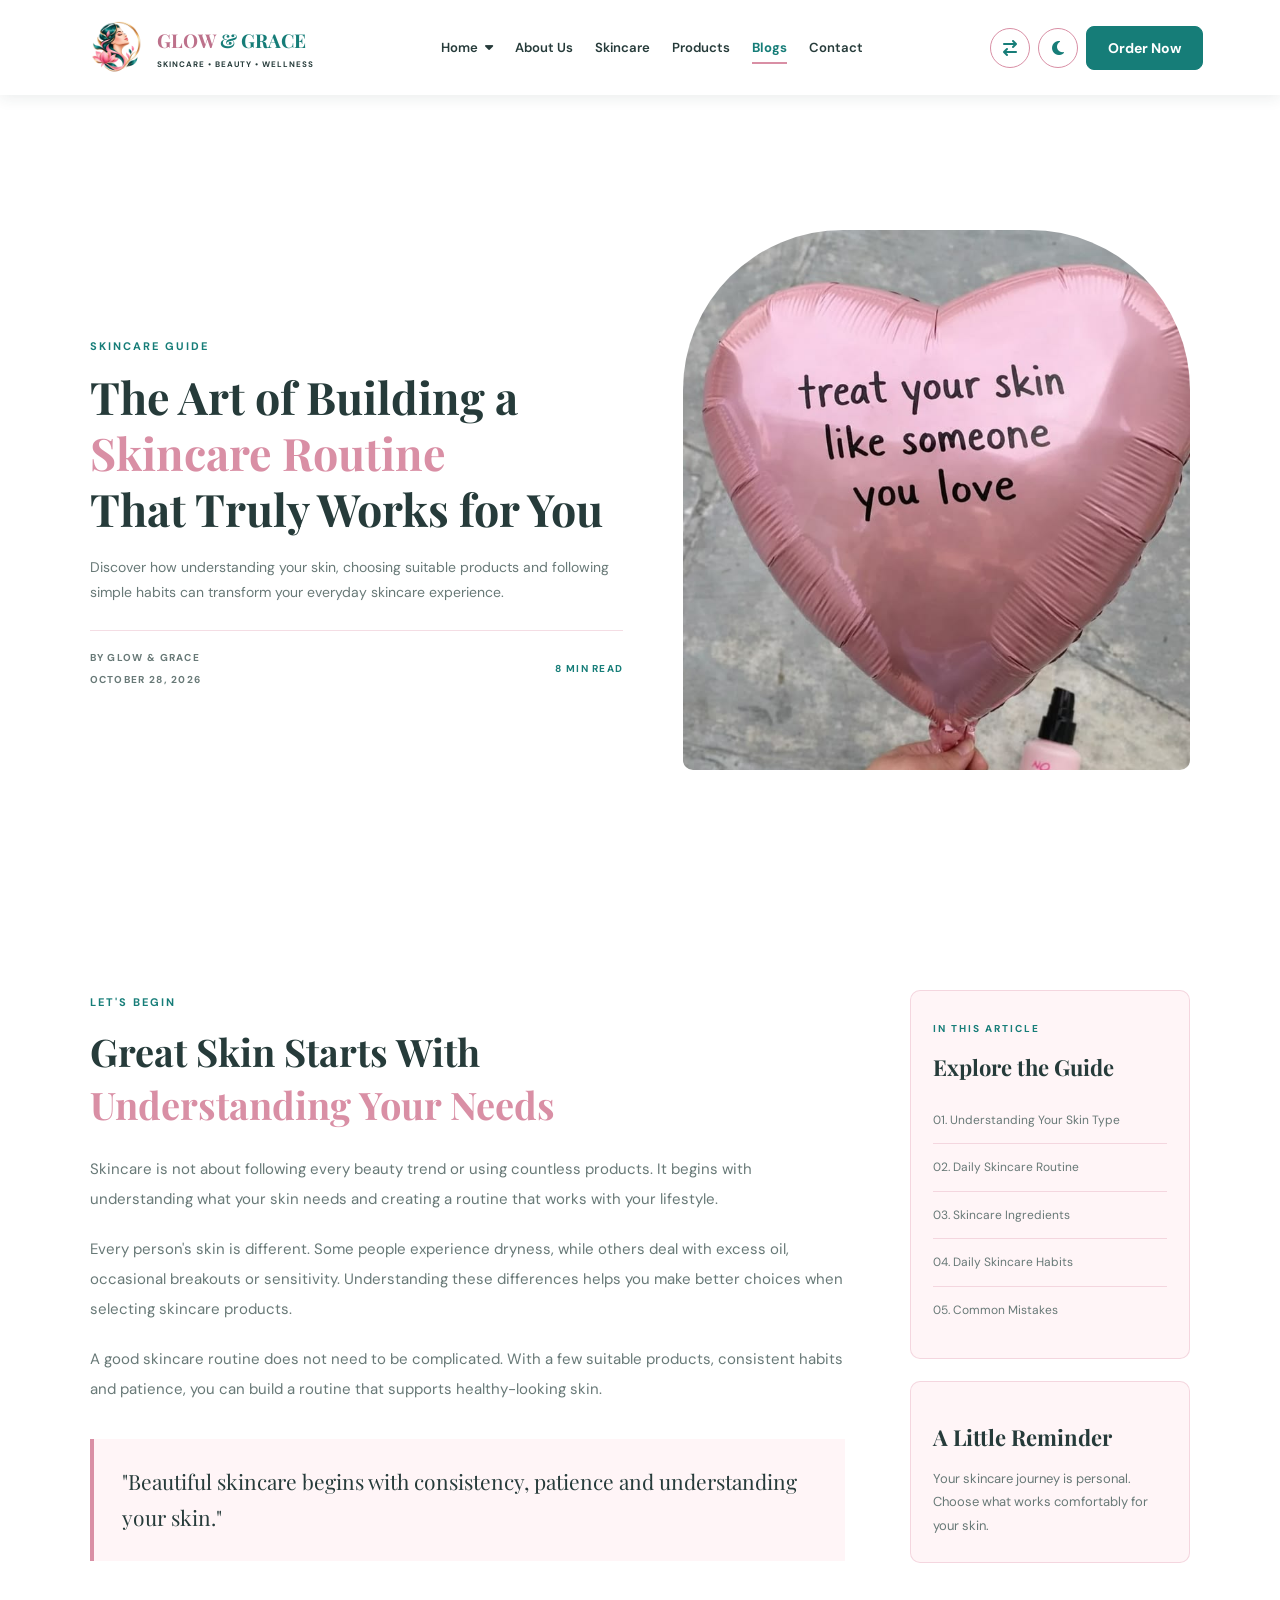
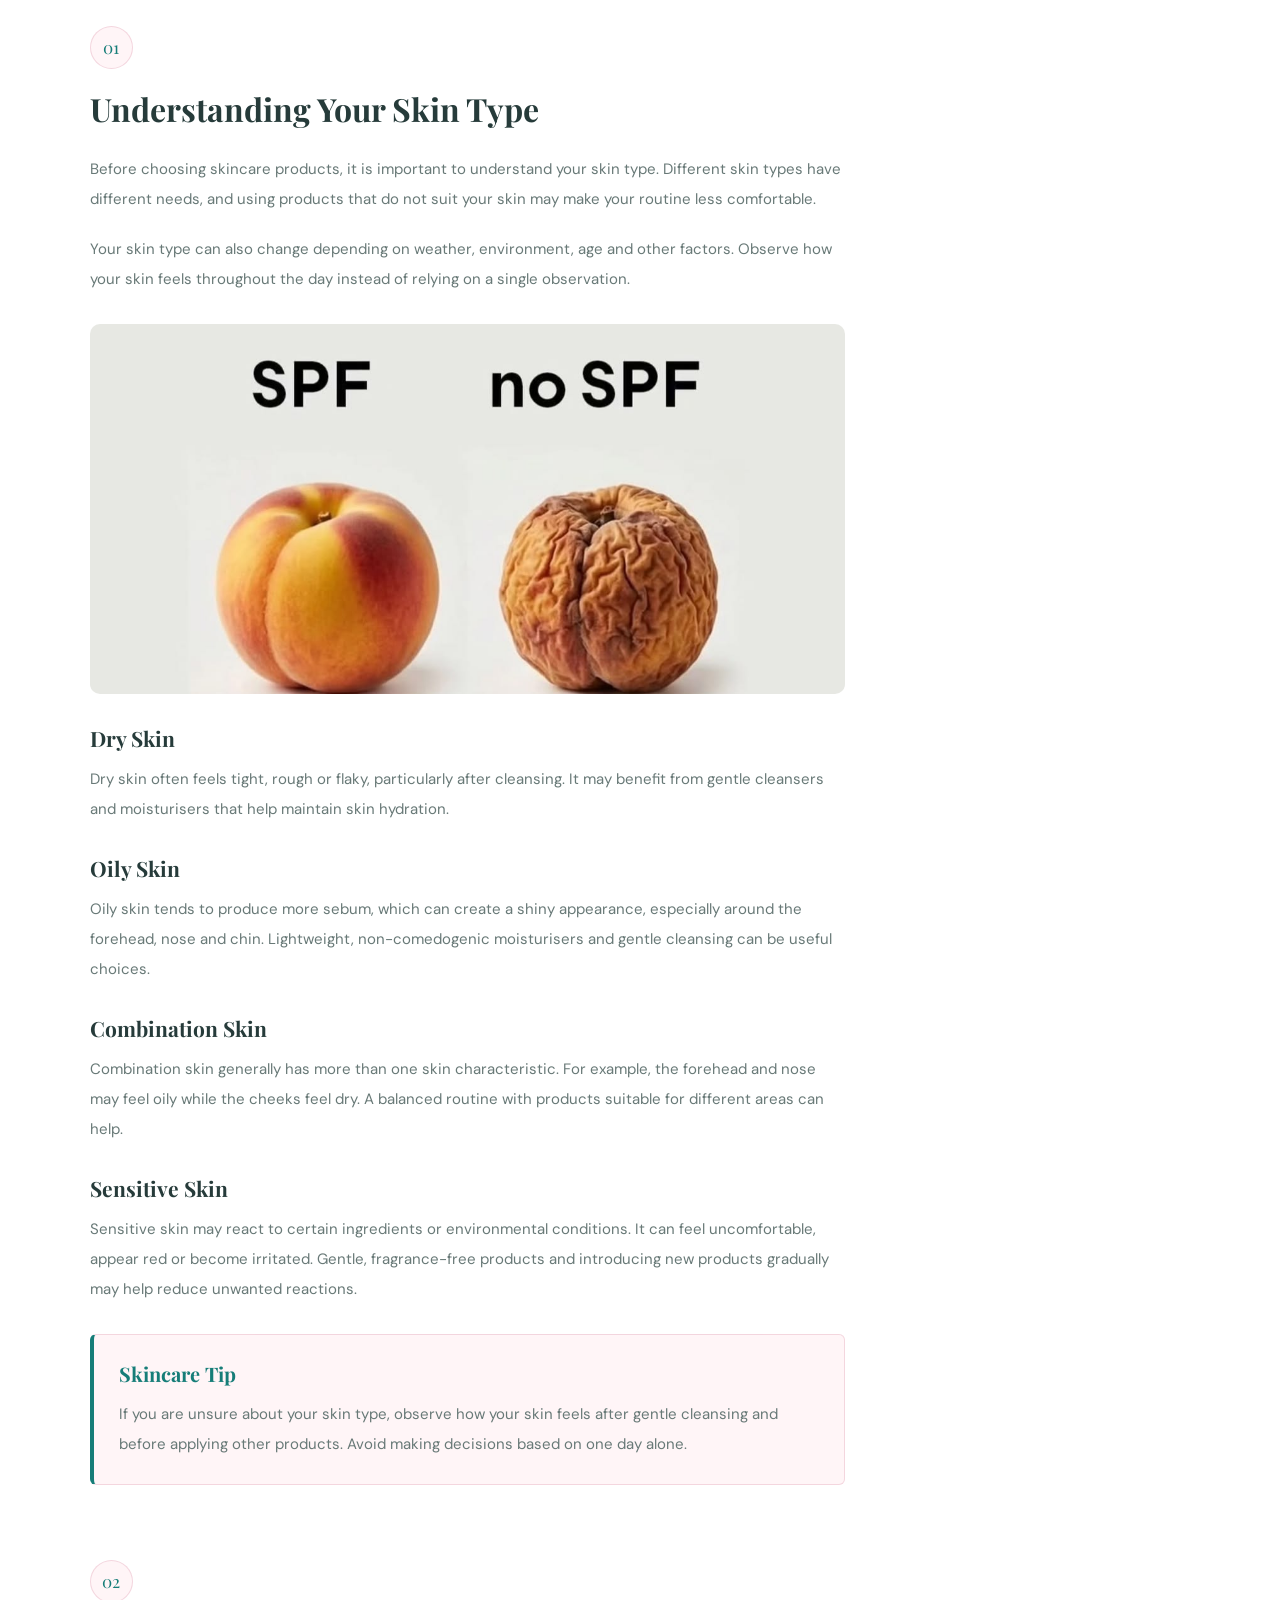
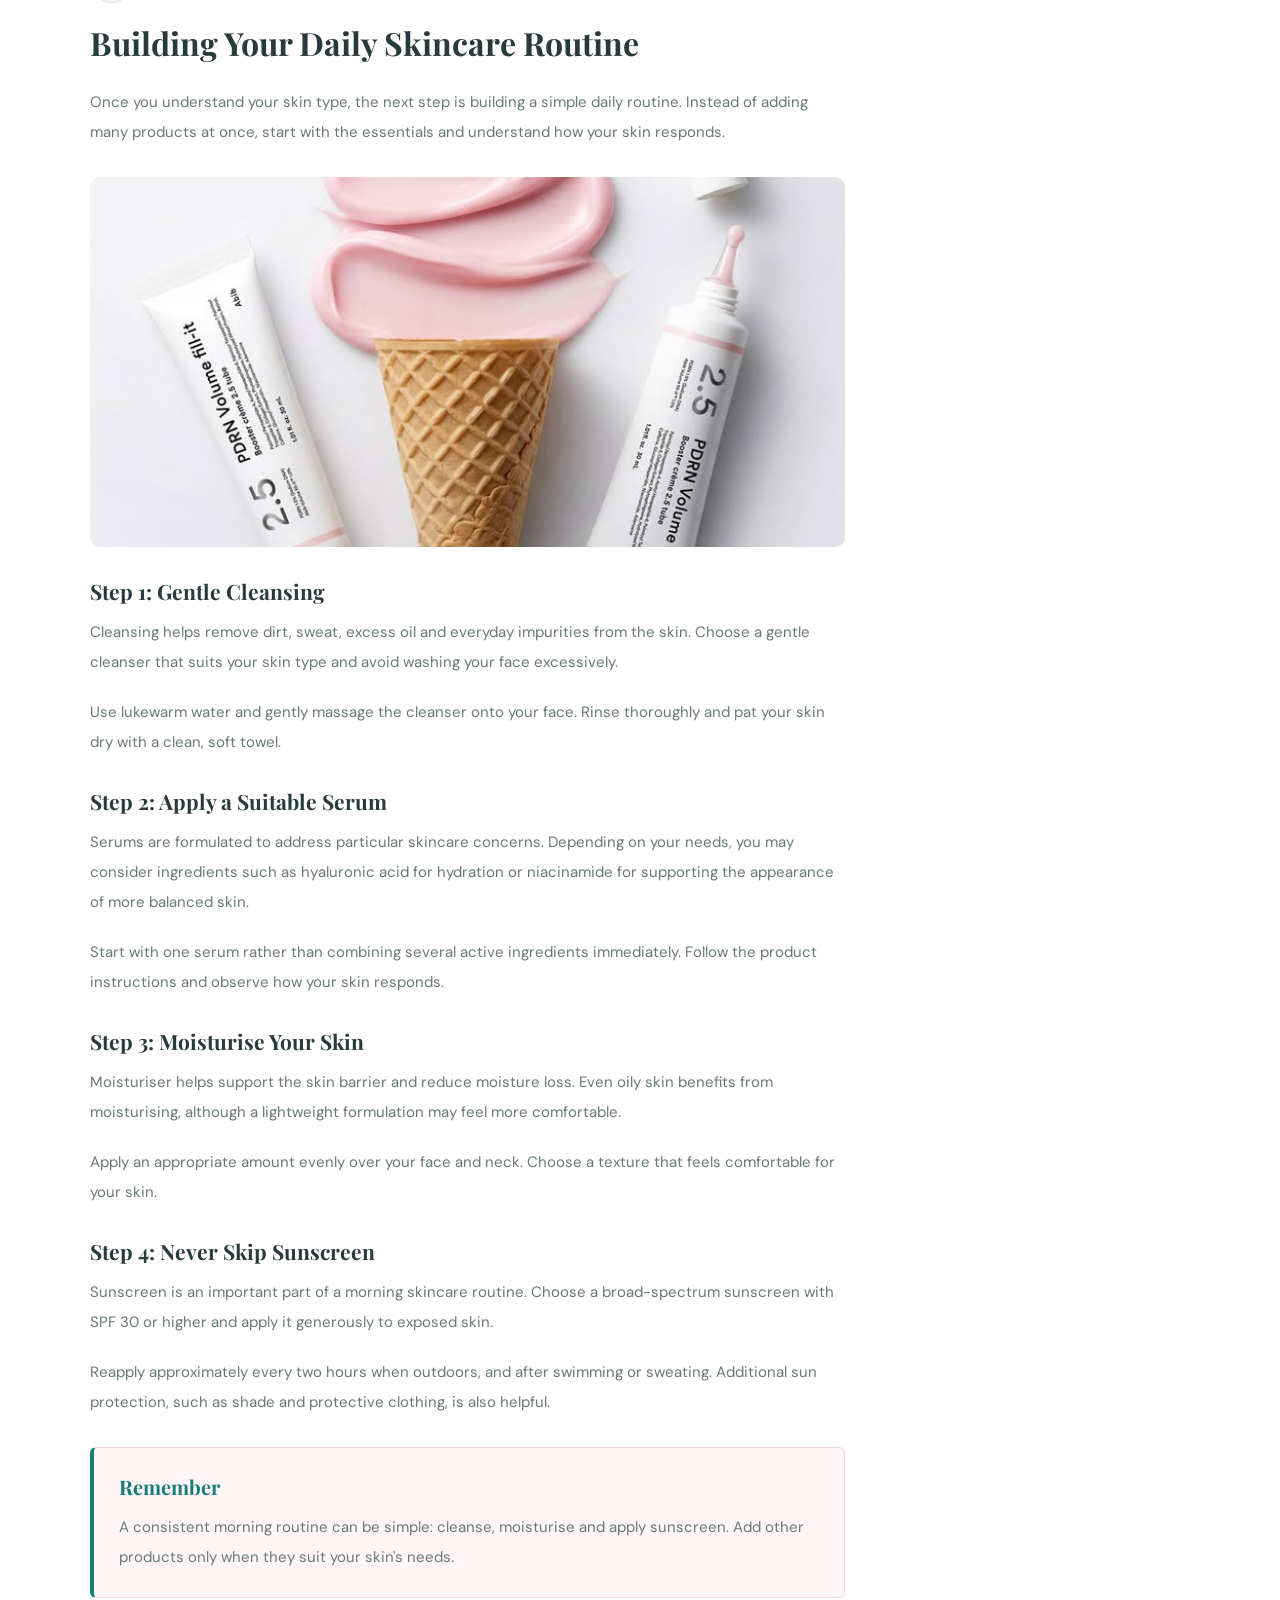
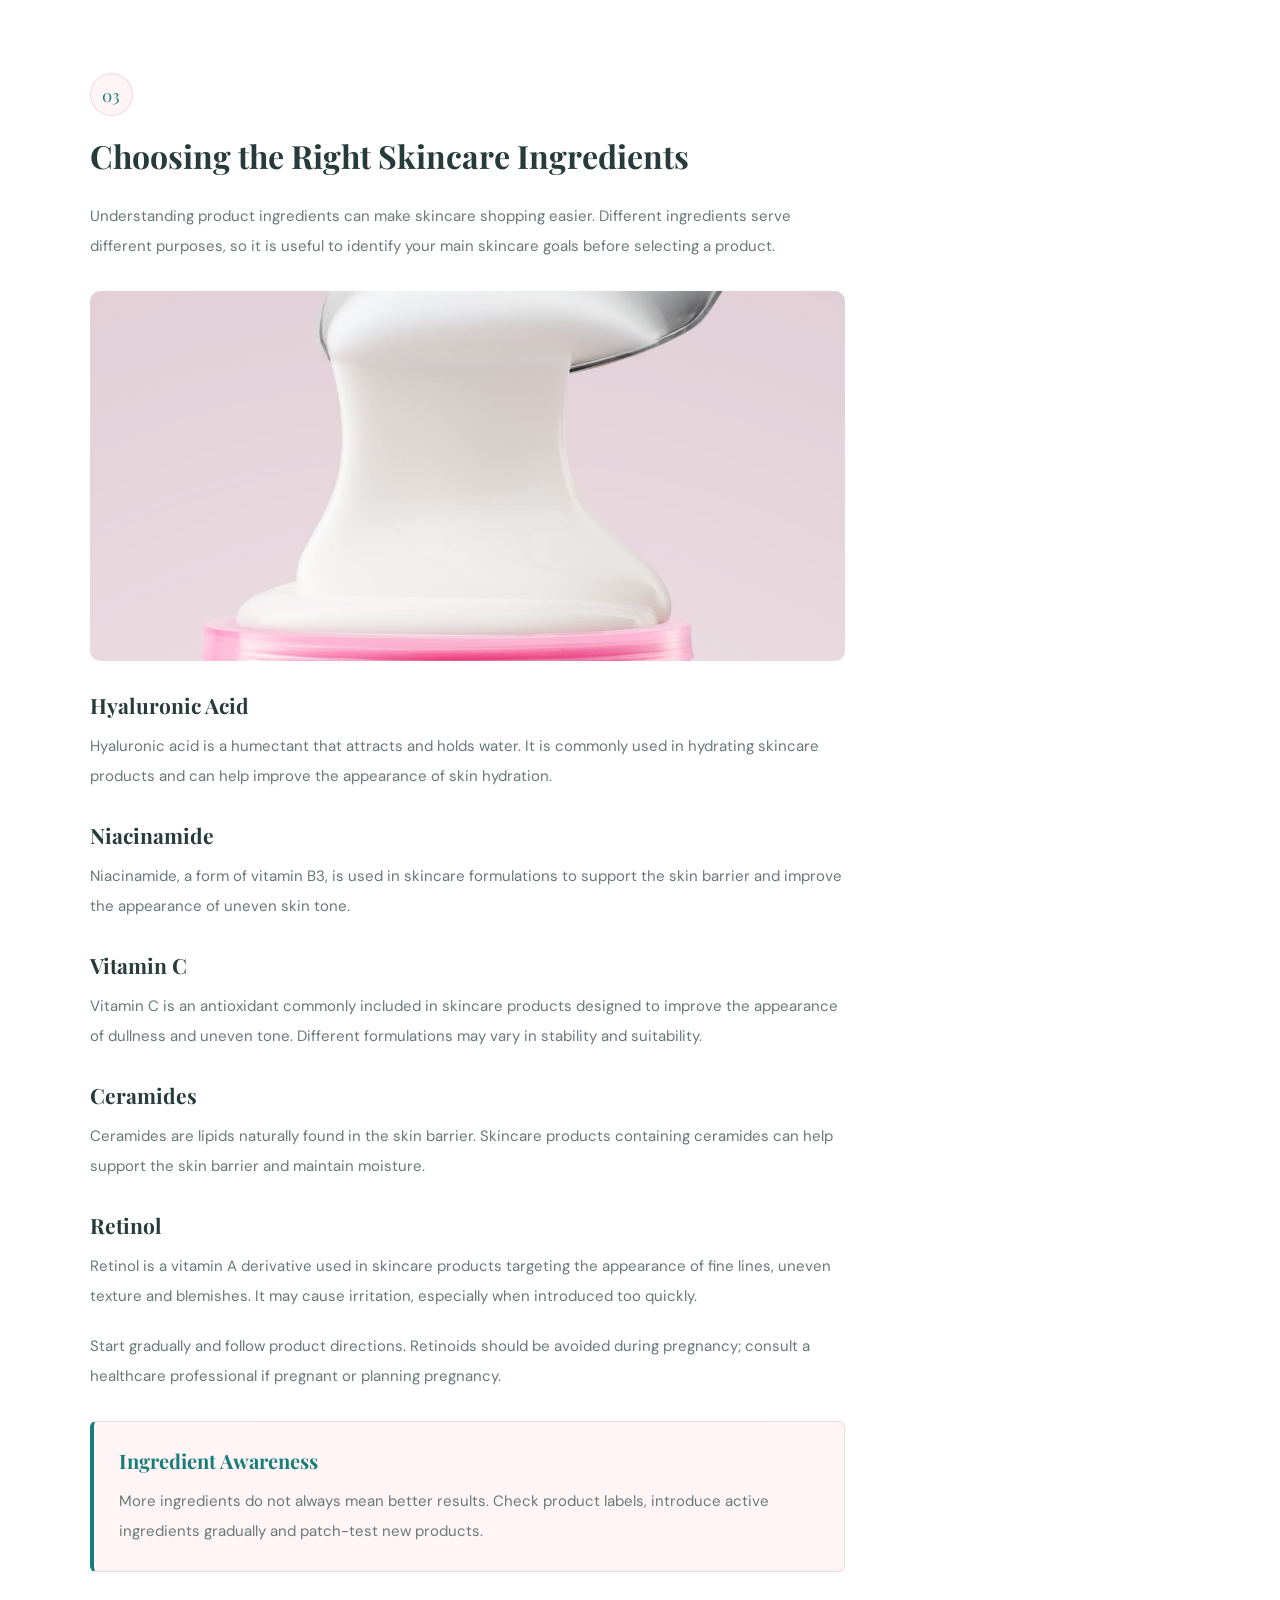
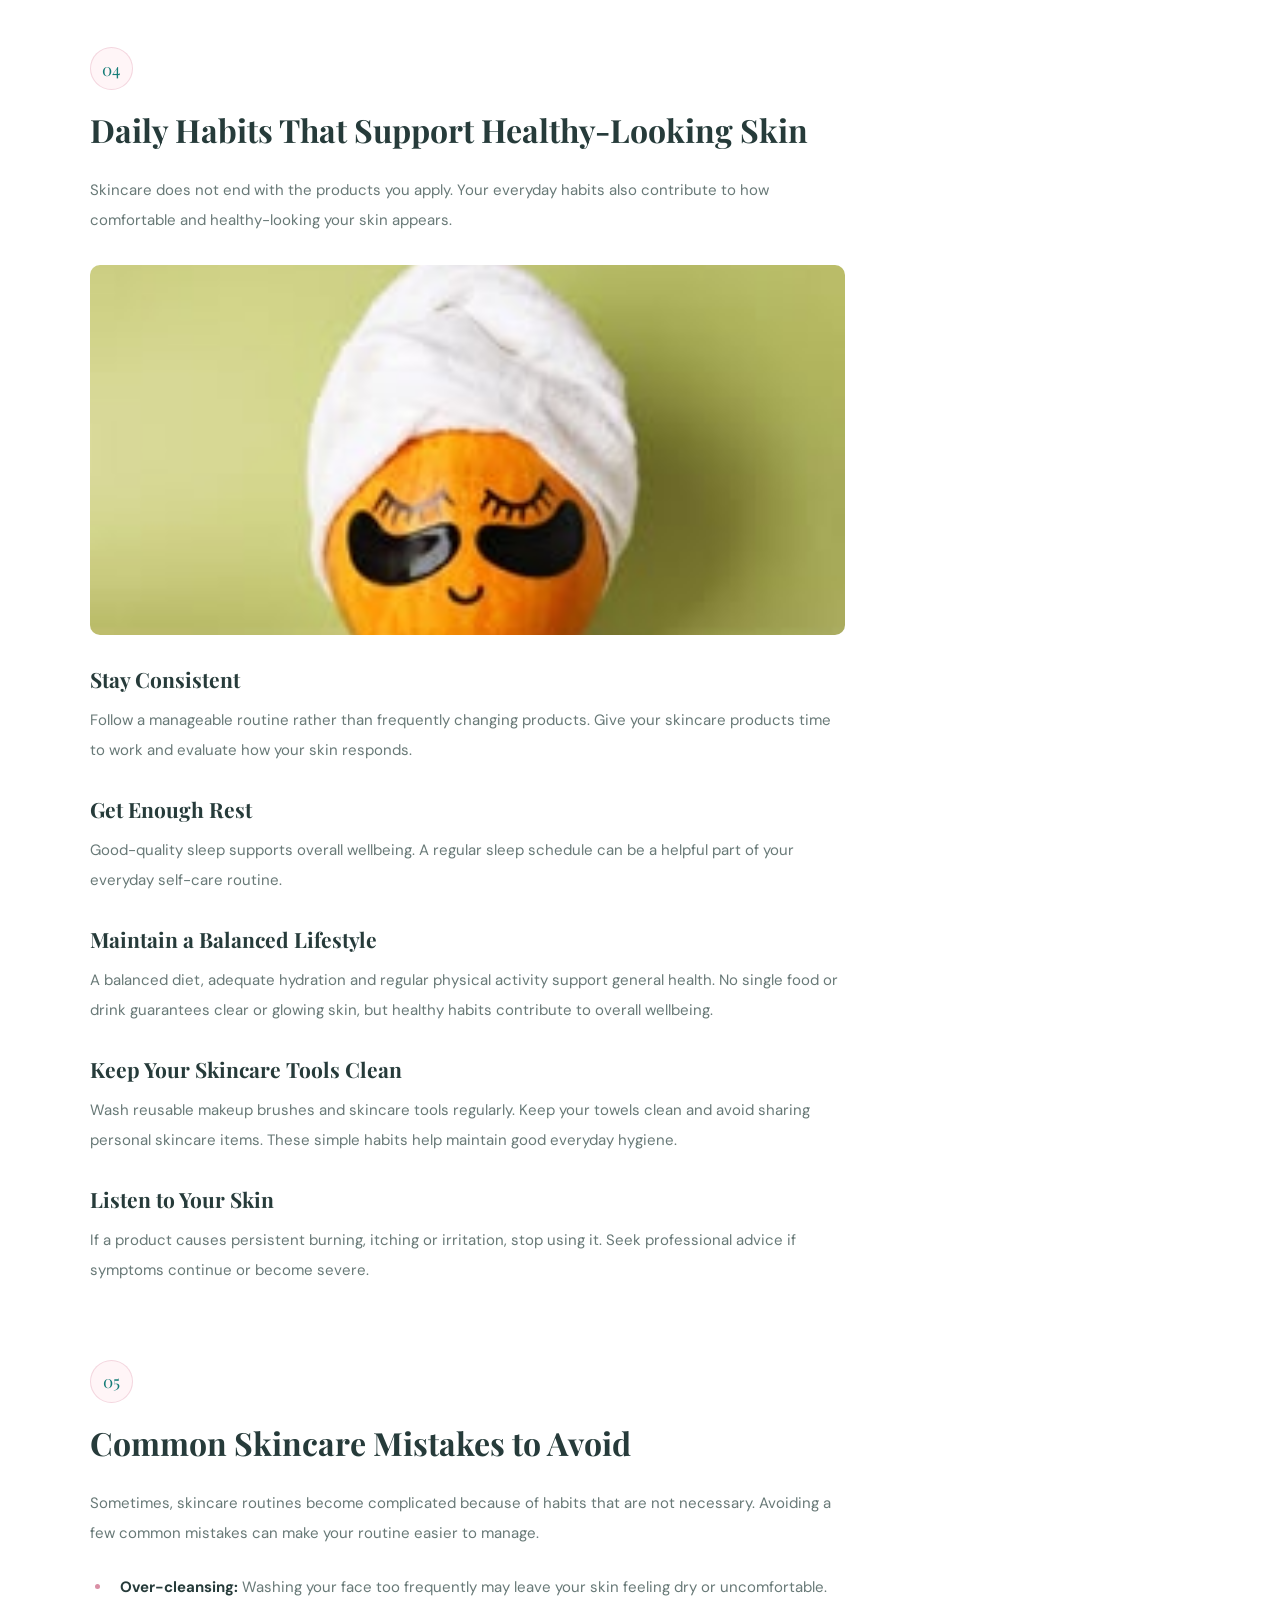
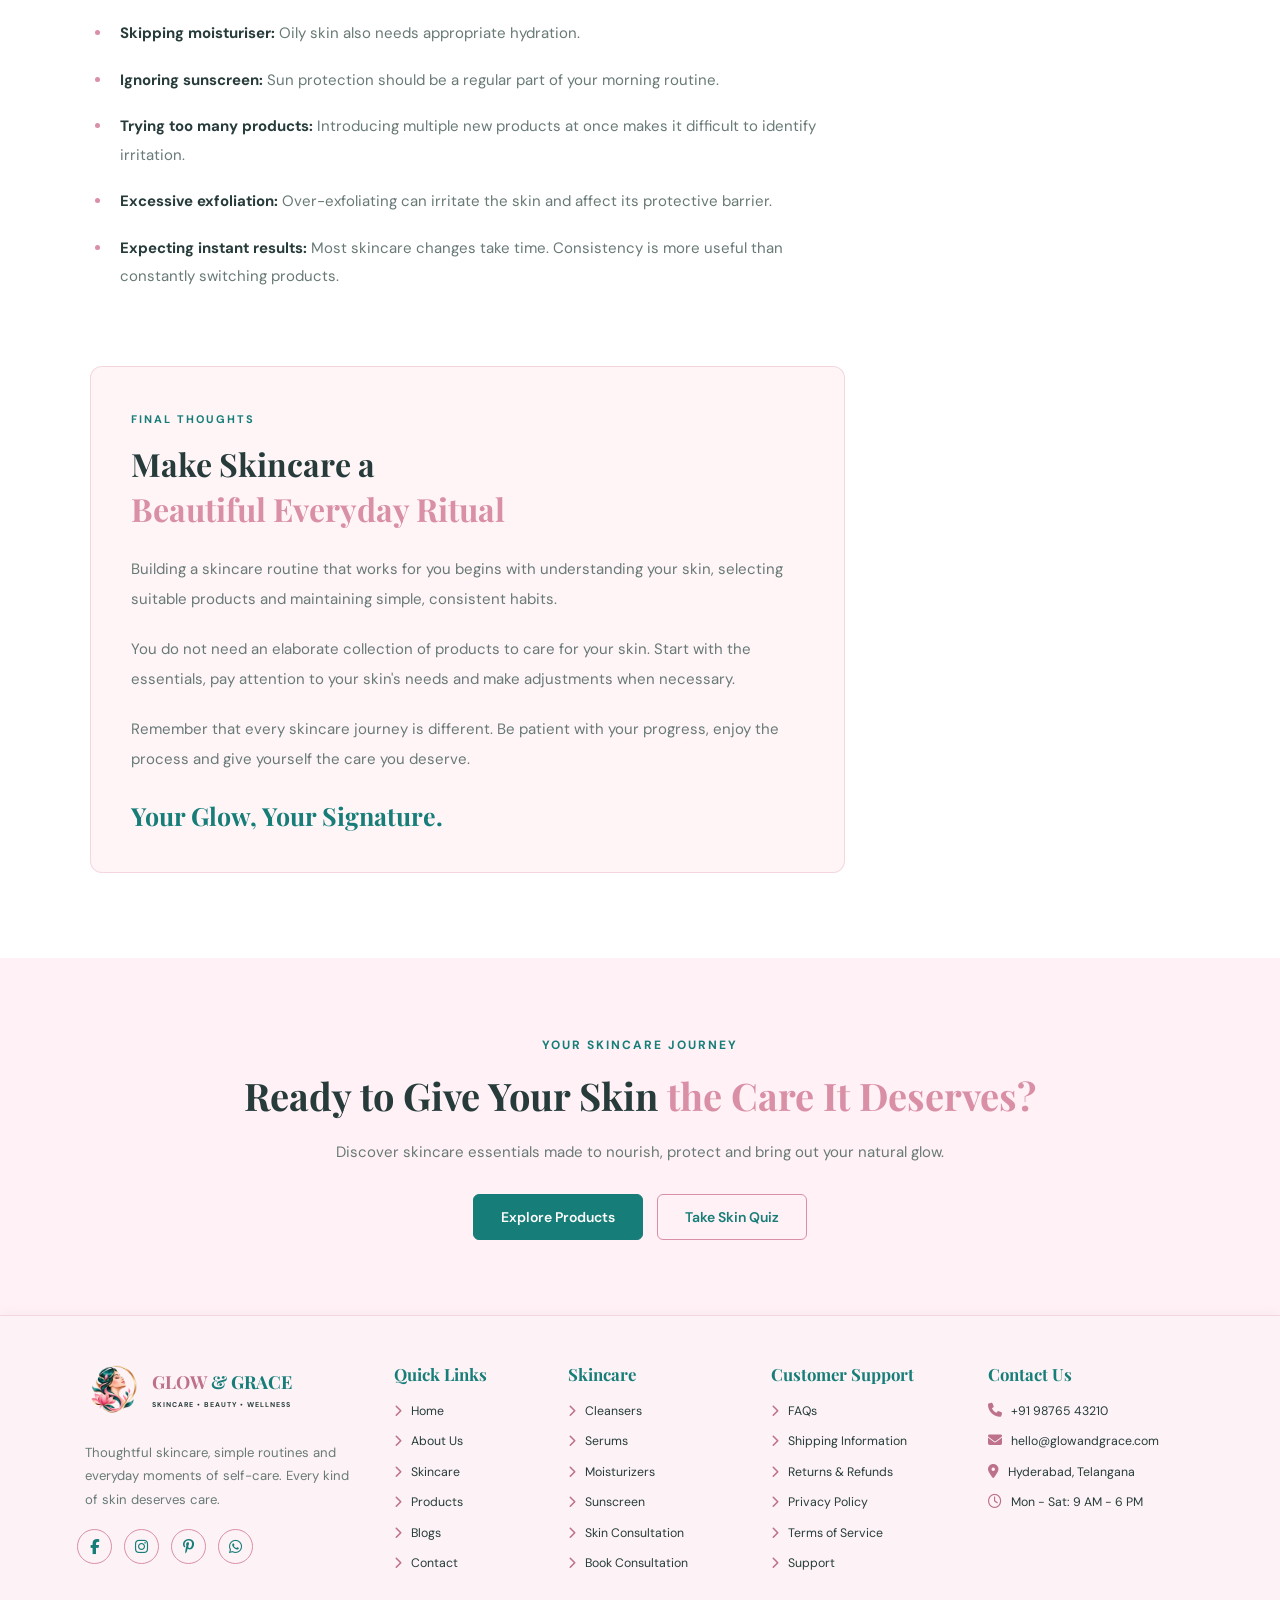
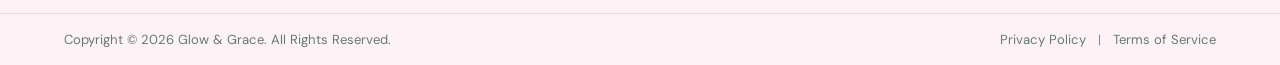
<file: blog-details.html>
<!DOCTYPE html>
<html lang="en" dir="ltr" data-theme="light">
<head>
    <meta charset="UTF-8">
    <meta name="viewport" content="width=device-width, initial-scale=1.0">

    <title>Glow & Grace | Skincare & Beauty</title>

    <link rel="icon" type="image/png" href="Images/g&glogo1.png">
    <link rel="stylesheet" href="main.css">
    <link rel="stylesheet" href="blog-details.css">
    <script src="main.js" defer></script>

    <link rel="stylesheet"
    href="https://cdnjs.cloudflare.com/ajax/libs/font-awesome/6.7.2/css/all.min.css">

    <link href="https://fonts.googleapis.com/css2?family=DM+Sans:wght@400;500;600;700&family=Playfair+Display:wght@600;700&display=swap" rel="stylesheet">
</head>

<body>

<!-- ================= HEADER ================= -->

<header class="header">

    <nav class="nav-bar">

        <div class="brand">

            <div class="brand-logo">
                <img src="Images/g&glogo1.png" alt="Glow & Grace Logo">
            </div>

            <div class="brand-title">
                <h1>GLOW <span>& GRACE</span></h1>
                <p>SKINCARE • BEAUTY • WELLNESS</p>
            </div>

        </div>

        <ul class="nav-links" id="navLinks">

            <li class="dropdown">

                <a href="index.html" class="home-btn" id="homeDropdownBtn" data-page="home">
                    Home
                    <span class="caret">
                        <i class="fa-solid fa-caret-down"></i>
                    </span>
                </a>

                <ul class="dropdown-menu" id="homeDropdown">
                    <li><a href="index.html">Home Classic</a></li>
                    <li><a href="home2.html">Home Standard</a></li>
                </ul>

            </li>

            <li><a href="about.html" class="nav-link" data-page="about">About Us</a></li>
            <li><a href="skincare.html" class="nav-link" data-page="skincare">Skincare</a></li>
            <li><a href="products.html" class="nav-link" data-page="products">Products</a></li>
            <li><a href="blog.html" class="nav-link" data-page="blog">Blogs</a></li>
            <li><a href="contact.html" class="nav-link" data-page="contact">Contact</a></li>

        </ul>

        <div class="toggles">

            <button class="utility-toggle" id="rtl-toggle"
                aria-label="Toggle RTL">
                <i class="fa-solid fa-arrow-right-arrow-left"></i>
            </button>

            <button class="utility-toggle" id="theme-toggle"
                aria-label="Toggle dark mode">
                <i class="fa-solid fa-moon"></i>
            </button>

            <a href="order.html" class="primary-btn">
                Order Now
            </a>

            <button class="menu-toggle" id="menu-toggle"
                aria-label="Toggle navigation">
                <i class="fa-solid fa-bars"></i>
            </button>

        </div>

    </nav>

</header>


<!-- ================= HERO SECTION ================= -->
<main>
    <!-- =========================================
     GLOW & GRACE - BLOG DETAILS PAGE
========================================= -->

<!-- SECTION 1 - HERO BANNER -->

<section class="blog-details-hero">

    <div class="details-hero-container">

        <div class="details-hero-content">

            <div class="details-breadcrumb">

                
            
            </div>

            <span class="details-category">SKINCARE GUIDE</span>

            <h1>
                The Art of Building a
                <span>Skincare Routine</span>
                That Truly Works for You
            </h1>

            <p>
                Discover how understanding your skin, choosing
                suitable products and following simple habits
                can transform your everyday skincare experience.
            </p>

            <div class="details-author">
                <div class="author-info">
                    <span>BY GLOW & GRACE</span>
                    <span>OCTOBER 28, 2026</span>
                </div>

                <span class="details-read-time">8 MIN READ</span>
            </div>

        </div>

        <div class="details-hero-image">
            <img src="Images/bd1.jpg"
                 alt="Skincare products and beauty essentials">
        </div>

    </div>

</section>


<!-- SECTION 2 - COMPLETE ARTICLE -->

<section class="full-blog-article">

    <div class="full-article-container">

        <!-- MAIN ARTICLE -->

        <article class="article-main">

            <div class="article-introduction">

                <span class="article-small-label">LET'S BEGIN</span>

                <h2>
                    Great Skin Starts With
                    <span>Understanding Your Needs</span>
                </h2>

                <p>
                    Skincare is not about following every beauty trend
                    or using countless products. It begins with
                    understanding what your skin needs and creating
                    a routine that works with your lifestyle.
                </p>

                <p>
                    Every person's skin is different. Some people
                    experience dryness, while others deal with excess
                    oil, occasional breakouts or sensitivity.
                    Understanding these differences helps you make
                    better choices when selecting skincare products.
                </p>

                <p>
                    A good skincare routine does not need to be
                    complicated. With a few suitable products,
                    consistent habits and patience, you can build
                    a routine that supports healthy-looking skin.
                </p>

                <blockquote>
                    "Beautiful skincare begins with consistency,
                    patience and understanding your skin."
                </blockquote>

            </div>


            <!-- ARTICLE SECTION 1 -->

            <div class="article-section" id="skin-types">

                <span class="article-section-number">01</span>

                <h2>Understanding Your Skin Type</h2>

                <p>
                    Before choosing skincare products, it is important
                    to understand your skin type. Different skin types
                    have different needs, and using products that do
                    not suit your skin may make your routine less
                    comfortable.
                </p>

                <p>
                    Your skin type can also change depending on
                    weather, environment, age and other factors.
                    Observe how your skin feels throughout the day
                    instead of relying on a single observation.
                </p>

                <div class="article-image">
                    <img src="Images/bd12.jpg"
                         alt="Skincare products for different skin types">
                </div>

                <h3>Dry Skin</h3>

                <p>
                    Dry skin often feels tight, rough or flaky,
                    particularly after cleansing. It may benefit
                    from gentle cleansers and moisturisers that
                    help maintain skin hydration.
                </p>

                <h3>Oily Skin</h3>

                <p>
                    Oily skin tends to produce more sebum, which can
                    create a shiny appearance, especially around
                    the forehead, nose and chin. Lightweight,
                    non-comedogenic moisturisers and gentle cleansing
                    can be useful choices.
                </p>

                <h3>Combination Skin</h3>

                <p>
                    Combination skin generally has more than one
                    skin characteristic. For example, the forehead
                    and nose may feel oily while the cheeks feel dry.
                    A balanced routine with products suitable for
                    different areas can help.
                </p>

                <h3>Sensitive Skin</h3>

                <p>
                    Sensitive skin may react to certain ingredients
                    or environmental conditions. It can feel
                    uncomfortable, appear red or become irritated.
                    Gentle, fragrance-free products and introducing
                    new products gradually may help reduce unwanted
                    reactions.
                </p>

                <div class="article-tip">
                    <strong>Skincare Tip</strong>
                    <p>
                        If you are unsure about your skin type,
                        observe how your skin feels after gentle
                        cleansing and before applying other products.
                        Avoid making decisions based on one day alone.
                    </p>
                </div>

            </div>


            <!-- ARTICLE SECTION 2 -->

            <div class="article-section" id="daily-routine">

                <span class="article-section-number">02</span>

                <h2>Building Your Daily Skincare Routine</h2>

                <p>
                    Once you understand your skin type, the next step
                    is building a simple daily routine. Instead of
                    adding many products at once, start with the
                    essentials and understand how your skin responds.
                </p>

                <div class="article-image">
                    <img src="Images/bd3.jpg"
                         alt="Daily skincare routine with cleanser serum and moisturizer">
                </div>

                <h3>Step 1: Gentle Cleansing</h3>

                <p>
                    Cleansing helps remove dirt, sweat, excess oil
                    and everyday impurities from the skin.
                    Choose a gentle cleanser that suits your skin
                    type and avoid washing your face excessively.
                </p>

                <p>
                    Use lukewarm water and gently massage the cleanser
                    onto your face. Rinse thoroughly and pat your skin
                    dry with a clean, soft towel.
                </p>

                <h3>Step 2: Apply a Suitable Serum</h3>

                <p>
                    Serums are formulated to address particular
                    skincare concerns. Depending on your needs,
                    you may consider ingredients such as hyaluronic
                    acid for hydration or niacinamide for supporting
                    the appearance of more balanced skin.
                </p>

                <p>
                    Start with one serum rather than combining
                    several active ingredients immediately.
                    Follow the product instructions and observe
                    how your skin responds.
                </p>

                <h3>Step 3: Moisturise Your Skin</h3>

                <p>
                    Moisturiser helps support the skin barrier and
                    reduce moisture loss. Even oily skin benefits
                    from moisturising, although a lightweight
                    formulation may feel more comfortable.
                </p>

                <p>
                    Apply an appropriate amount evenly over your
                    face and neck. Choose a texture that feels
                    comfortable for your skin.
                </p>

                <h3>Step 4: Never Skip Sunscreen</h3>

                <p>
                    Sunscreen is an important part of a morning
                    skincare routine. Choose a broad-spectrum
                    sunscreen with SPF 30 or higher and apply it
                    generously to exposed skin.
                </p>

                <p>
                    Reapply approximately every two hours when
                    outdoors, and after swimming or sweating.
                    Additional sun protection, such as shade
                    and protective clothing, is also helpful.
                </p>

                <div class="article-tip">
                    <strong>Remember</strong>
                    <p>
                        A consistent morning routine can be simple:
                        cleanse, moisturise and apply sunscreen.
                        Add other products only when they suit
                        your skin's needs.
                    </p>
                </div>

            </div>


            <!-- ARTICLE SECTION 3 -->

            <div class="article-section" id="ingredients">

                <span class="article-section-number">03</span>

                <h2>Choosing the Right Skincare Ingredients</h2>

                <p>
                    Understanding product ingredients can make
                    skincare shopping easier. Different ingredients
                    serve different purposes, so it is useful to
                    identify your main skincare goals before
                    selecting a product.
                </p>

                <div class="article-image">
                    <img src="Images/bd14.jpg"
                         alt="Skincare ingredients and serum bottles">
                </div>

                <h3>Hyaluronic Acid</h3>

                <p>
                    Hyaluronic acid is a humectant that attracts
                    and holds water. It is commonly used in
                    hydrating skincare products and can help
                    improve the appearance of skin hydration.
                </p>

                <h3>Niacinamide</h3>

                <p>
                    Niacinamide, a form of vitamin B3, is used
                    in skincare formulations to support the
                    skin barrier and improve the appearance
                    of uneven skin tone.
                </p>

                <h3>Vitamin C</h3>

                <p>
                    Vitamin C is an antioxidant commonly included
                    in skincare products designed to improve
                    the appearance of dullness and uneven tone.
                    Different formulations may vary in stability
                    and suitability.
                </p>

                <h3>Ceramides</h3>

                <p>
                    Ceramides are lipids naturally found in the
                    skin barrier. Skincare products containing
                    ceramides can help support the skin barrier
                    and maintain moisture.
                </p>

                <h3>Retinol</h3>

                <p>
                    Retinol is a vitamin A derivative used in
                    skincare products targeting the appearance
                    of fine lines, uneven texture and blemishes.
                    It may cause irritation, especially when
                    introduced too quickly.
                </p>

                <p>
                    Start gradually and follow product directions.
                    Retinoids should be avoided during pregnancy;
                    consult a healthcare professional if pregnant
                    or planning pregnancy.
                </p>

                <div class="article-tip">
                    <strong>Ingredient Awareness</strong>
                    <p>
                        More ingredients do not always mean better
                        results. Check product labels, introduce
                        active ingredients gradually and patch-test
                        new products.
                    </p>
                </div>

            </div>


            <!-- ARTICLE SECTION 4 -->

            <div class="article-section" id="skincare-tips">

                <span class="article-section-number">04</span>

                <h2>Daily Habits That Support Healthy-Looking Skin</h2>

                <p>
                    Skincare does not end with the products you
                    apply. Your everyday habits also contribute
                    to how comfortable and healthy-looking your
                    skin appears.
                </p>

                <div class="article-image">
                    <img src="Images/bd15.jpg"
                         alt="Relaxing skincare and self-care routine" height="10px" width="100px">
                </div>

                <h3>Stay Consistent</h3>

                <p>
                    Follow a manageable routine rather than
                    frequently changing products. Give your
                    skincare products time to work and evaluate
                    how your skin responds.
                </p>

                <h3>Get Enough Rest</h3>

                <p>
                    Good-quality sleep supports overall wellbeing.
                    A regular sleep schedule can be a helpful
                    part of your everyday self-care routine.
                </p>

                <h3>Maintain a Balanced Lifestyle</h3>

                <p>
                    A balanced diet, adequate hydration and
                    regular physical activity support general
                    health. No single food or drink guarantees
                    clear or glowing skin, but healthy habits
                    contribute to overall wellbeing.
                </p>

                <h3>Keep Your Skincare Tools Clean</h3>

                <p>
                    Wash reusable makeup brushes and skincare
                    tools regularly. Keep your towels clean
                    and avoid sharing personal skincare items.
                    These simple habits help maintain good
                    everyday hygiene.
                </p>

                <h3>Listen to Your Skin</h3>

                <p>
                    If a product causes persistent burning,
                    itching or irritation, stop using it.
                    Seek professional advice if symptoms
                    continue or become severe.
                </p>

            </div>


            <!-- ARTICLE SECTION 5 -->

            <div class="article-section" id="common-mistakes">

                <span class="article-section-number">05</span>

                <h2>Common Skincare Mistakes to Avoid</h2>

                <p>
                    Sometimes, skincare routines become complicated
                    because of habits that are not necessary.
                    Avoiding a few common mistakes can make your
                    routine easier to manage.
                </p>

                <ul class="article-mistakes">

                    <li>
                        <strong>Over-cleansing:</strong>
                        Washing your face too frequently may
                        leave your skin feeling dry or uncomfortable.
                    </li>

                    <li>
                        <strong>Skipping moisturiser:</strong>
                        Oily skin also needs appropriate hydration.
                    </li>

                    <li>
                        <strong>Ignoring sunscreen:</strong>
                        Sun protection should be a regular part
                        of your morning routine.
                    </li>

                    <li>
                        <strong>Trying too many products:</strong>
                        Introducing multiple new products at once
                        makes it difficult to identify irritation.
                    </li>

                    <li>
                        <strong>Excessive exfoliation:</strong>
                        Over-exfoliating can irritate the skin
                        and affect its protective barrier.
                    </li>

                    <li>
                        <strong>Expecting instant results:</strong>
                        Most skincare changes take time.
                        Consistency is more useful than
                        constantly switching products.
                    </li>

                </ul>

            </div>


            <!-- ARTICLE CONCLUSION -->

            <div class="article-conclusion">

                <span class="article-small-label">FINAL THOUGHTS</span>

                <h2>
                    Make Skincare a
                    <span>Beautiful Everyday Ritual</span>
                </h2>

                <p>
                    Building a skincare routine that works for you
                    begins with understanding your skin, selecting
                    suitable products and maintaining simple,
                    consistent habits.
                </p>

                <p>
                    You do not need an elaborate collection of
                    products to care for your skin. Start with
                    the essentials, pay attention to your skin's
                    needs and make adjustments when necessary.
                </p>

                <p>
                    Remember that every skincare journey is
                    different. Be patient with your progress,
                    enjoy the process and give yourself the
                    care you deserve.
                </p>

                <h3>Your Glow, Your Signature.</h3>

            </div>

        </article>


        <!-- ARTICLE SIDEBAR -->

        <aside class="article-sidebar">

            <div class="article-sidebar-box">

                <span class="article-sidebar-label">
                    IN THIS ARTICLE
                </span>

                <h3>Explore the Guide</h3>

                <a href="#skin-types">01. Understanding Your Skin Type</a>

                <a href="#daily-routine">02. Daily Skincare Routine</a>

                <a href="#ingredients">03. Skincare Ingredients</a>

                <a href="#skincare-tips">04. Daily Skincare Habits</a>

                <a href="#common-mistakes">05. Common Mistakes</a>

            </div>

            <div class="article-sidebar-note">

                <h3>A Little Reminder</h3>

                <p>
                    Your skincare journey is personal.
                    Choose what works comfortably for your skin.
                </p>

            </div>

        </aside>

    </div>

</section>


<!-- SECTION 3 - RELATED ARTICLES --

<section class="article-related">

    <div class="related-container">

        <div class="related-heading">
            <span>KEEP EXPLORING</span>
            <h2>More From <em>Our Journal</em></h2>
        </div>

        <div class="related-grid">

            <a href="blog.html" class="related-card">

                <img src="Images/related-skincare-1.jpg"
                     alt="Daily skincare essentials">

                <div class="related-card-content">
                    <span>SKINCARE TIPS</span>
                    <h3>Simple Habits for a More Consistent Skincare Routine</h3>
                    <p>Explore More <i class="fa-solid fa-arrow-right"></i></p>
                </div>

            </a>

            <a href="blog.html" class="related-card">

                <img src="Images/related-skincare-2.jpg"
                     alt="Skincare serum and moisturizer">

                <div class="related-card-content">
                    <span>INGREDIENT GUIDE</span>
                    <h3>Understanding the Ingredients in Your Skincare</h3>
                    <p>Explore More <i class="fa-solid fa-arrow-right"></i></p>
                </div>

            </a>

        </div>

    </div>

</section>-->


<!-- =====================================
     BLOG DETAILS - FINAL CTA
     GLOW & GRACE
===================================== -->


<!-- BLOG DETAILS CTA -->

<section class="blog-details-cta">

    <div class="blog-details-cta-container">

        <span class="blog-details-cta-tag">
            YOUR SKINCARE JOURNEY
        </span>

        <h2>
            Ready to Give Your Skin
            <span>the Care It Deserves?</span>
        </h2>

        <p>
            Discover skincare essentials made to nourish,
            protect and bring out your natural glow.
        </p>

        <div class="blog-details-cta-buttons">
            <a href="products.html" class="blog-cta-primary">
                Explore Products
            </a>

            <a href="skin-quiz.html" class="blog-cta-secondary">
                Take Skin Quiz
            </a>
        </div>

    </div>

</section>





</main>

<!-- ================= FOOTER ================= -->

<footer class="footer">

    <div class="footer-bar">

        <div class="footer-container">

            <div class="footer-brand">

                <div class="footer-brand-logo">
                    <img src="Images/g&glogo1.png" alt="Glow & Grace Logo">
                </div>

                <div class="footer-brand-title">
                    <h2>GLOW <span>& GRACE</span></h2>
                    <p>SKINCARE • BEAUTY • WELLNESS</p>
                </div>

            </div>

            <div class="brand-info">
                <p>
                    Thoughtful skincare, simple routines and everyday
                    moments of self-care. Every kind of skin deserves care.
                </p>
            </div>

            <div class="social-icons">

                <a href="#" aria-label="Facebook">
                    <i class="fa-brands fa-facebook-f"></i>
                </a>

                <a href="#" aria-label="Instagram">
                    <i class="fa-brands fa-instagram"></i>
                </a>

                <a href="#" aria-label="Pinterest">
                    <i class="fa-brands fa-pinterest-p"></i>
                </a>

                <a href="#" aria-label="WhatsApp">
                    <i class="fa-brands fa-whatsapp"></i>
                </a>

            </div>

        </div>


        <div class="footer-box">

            <h3>Quick Links</h3>

            <a href="index.html"><i class="fa-solid fa-chevron-right"></i> Home</a>
            <a href="about.html"><i class="fa-solid fa-chevron-right"></i> About Us</a>
            <a href="skincare.html"><i class="fa-solid fa-chevron-right"></i> Skincare</a>
            <a href="products.html"><i class="fa-solid fa-chevron-right"></i> Products</a>
            <a href="blog.html"><i class="fa-solid fa-chevron-right"></i> Blogs</a>
            <a href="contact.html"><i class="fa-solid fa-chevron-right"></i> Contact</a>

        </div>


        <div class="footer-box">

            <h3>Skincare</h3>

            <a href="products.html"><i class="fa-solid fa-chevron-right"></i> Cleansers</a>
            <a href="products.html"><i class="fa-solid fa-chevron-right"></i> Serums</a>
            <a href="products.html"><i class="fa-solid fa-chevron-right"></i> Moisturizers</a>
            <a href="products.html"><i class="fa-solid fa-chevron-right"></i> Sunscreen</a>
            <a href="services.html"><i class="fa-solid fa-chevron-right"></i> Skin Consultation</a>
            <a href="booking.html"><i class="fa-solid fa-chevron-right"></i> Book Consultation</a>

        </div>


        <div class="footer-box">

            <h3>Customer Support</h3>

            <a href="contact.html"><i class="fa-solid fa-chevron-right"></i> FAQs</a>
            <a href="contact.html"><i class="fa-solid fa-chevron-right"></i> Shipping Information</a>
            <a href="contact.html"><i class="fa-solid fa-chevron-right"></i> Returns & Refunds</a>
            <a href="privacy-policy.html"><i class="fa-solid fa-chevron-right"></i> Privacy Policy</a>
            <a href="terms-of-service.html"><i class="fa-solid fa-chevron-right"></i> Terms of Service</a>
            <a href="contact.html"><i class="fa-solid fa-chevron-right"></i> Support</a>

        </div>


        <div class="footer-box">

            <h3>Contact Us</h3>

            <p><i class="fa-solid fa-phone"></i> +91 98765 43210</p>

            <p><i class="fa-solid fa-envelope"></i> hello@glowandgrace.com</p>

            <p><i class="fa-solid fa-location-dot"></i> Hyderabad, Telangana</p>

            <p><i class="fa-regular fa-clock"></i> Mon - Sat: 9 AM - 6 PM</p>

        </div>

    </div>

    <div class="footer-bottom">

        <p>
            Copyright © 2026 Glow & Grace. All Rights Reserved.
        </p>

        <div class="footer-legal-links">
            <a href="privacy-policy.html">Privacy Policy</a>
            <span>|</span>
            <a href="terms-of-service.html">Terms of Service</a>
        </div>

    </div>

</footer>


<!-- JAVASCRIPT -->


</body>
</html>
</file>
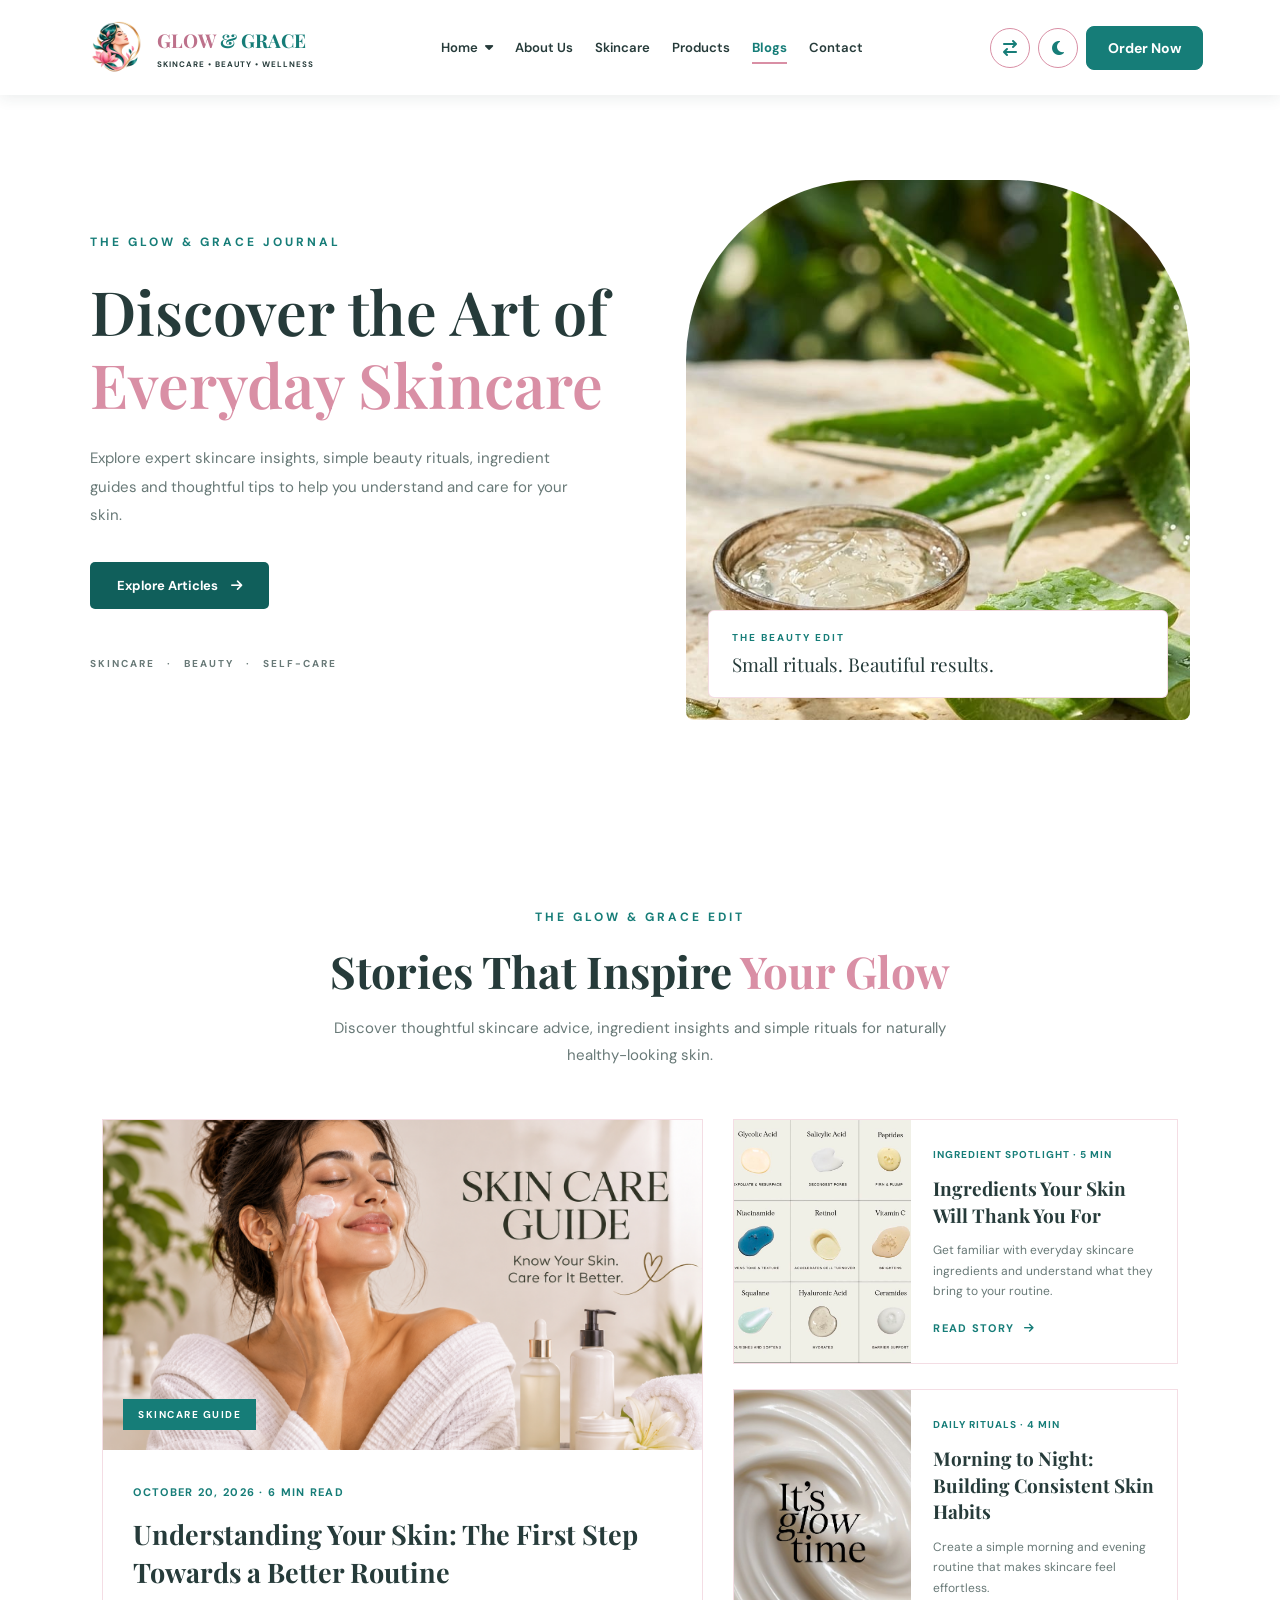
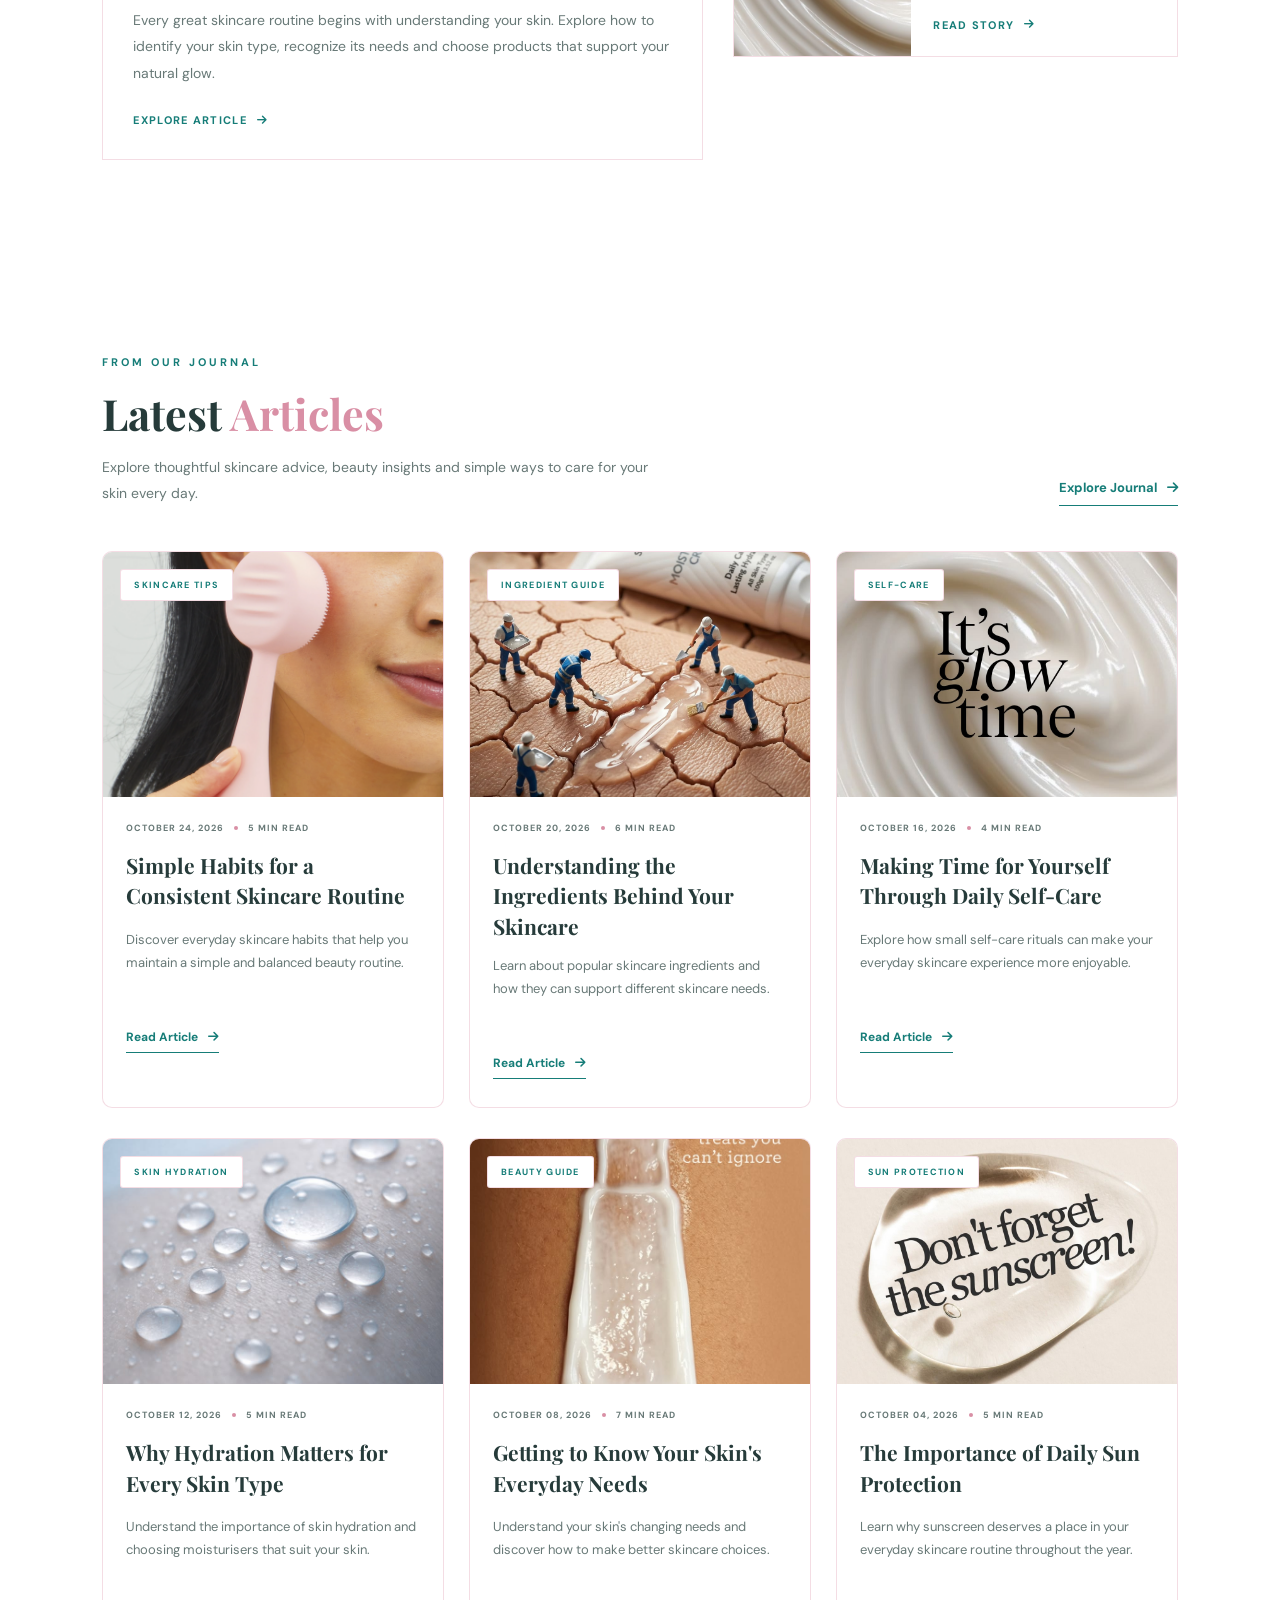
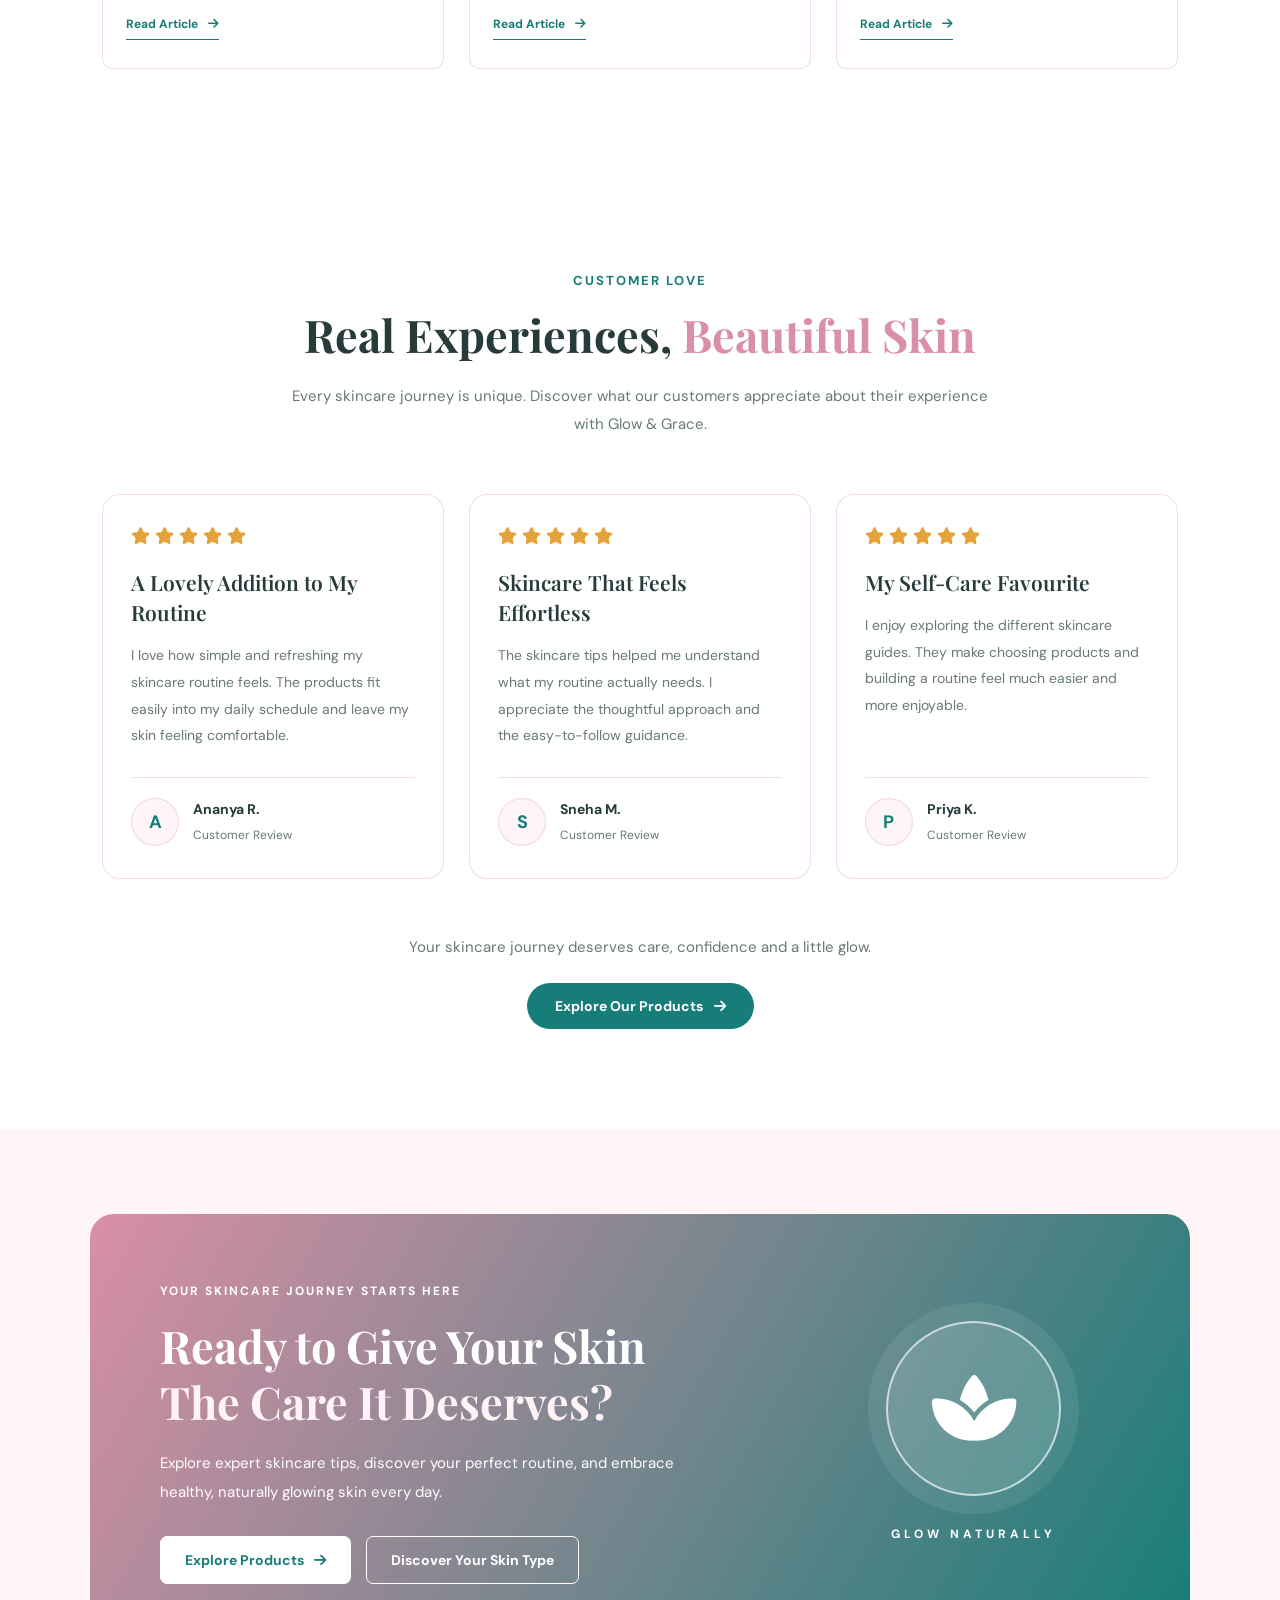
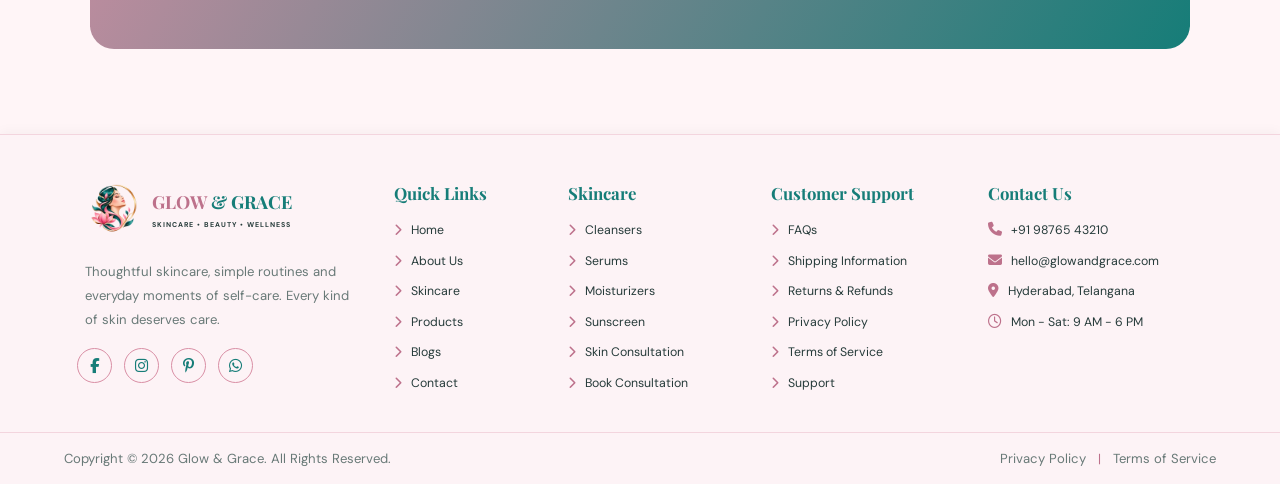
<file: blog.html>
<!DOCTYPE html>
<html lang="en" dir="ltr" data-theme="light">
<head>
    <meta charset="UTF-8">
    <meta name="viewport" content="width=device-width, initial-scale=1.0">

    <title>Glow & Grace | Skincare & Beauty</title>

    <link rel="icon" type="image/png" href="Images/g&glogo1.png">
    <link rel="stylesheet" href="main.css">
    <link rel="stylesheet" href="blog.css">

    <script src="main.js"></script>
    <script src="blog.js" defer></script>

    <link rel="stylesheet"
    href="https://cdnjs.cloudflare.com/ajax/libs/font-awesome/6.7.2/css/all.min.css">

    <link href="https://fonts.googleapis.com/css2?family=DM+Sans:wght@400;500;600;700&family=Playfair+Display:wght@600;700&display=swap" rel="stylesheet">
</head>

<body>

<!-- ================= HEADER ================= -->

<header class="header">

    <nav class="nav-bar">

        <div class="brand">

            <div class="brand-logo">
                <img src="Images/g&glogo1.png" alt="Glow & Grace Logo">
            </div>

            <div class="brand-title">
                <h1>GLOW <span>& GRACE</span></h1>
                <p>SKINCARE • BEAUTY • WELLNESS</p>
            </div>

        </div>

        <ul class="nav-links" id="navLinks">

            <li class="dropdown">

                <a href="index.html" class="home-btn" id="homeDropdownBtn" data-page="home">
                    Home
                    <span class="caret">
                        <i class="fa-solid fa-caret-down"></i>
                    </span>
                </a>

                <ul class="dropdown-menu" id="homeDropdown">
                    <li><a href="index.html">Home Classic</a></li>
                    <li><a href="home2.html">Home Standard</a></li>
                </ul>

            </li>

            <li><a href="about.html" class="nav-link" data-page="about">About Us</a></li>
            <li><a href="skincare.html" class="nav-link" data-page="skincare">Skincare</a></li>
            <li><a href="products.html" class="nav-link" data-page="products">Products</a></li>
            <li><a href="blog.html" class="nav-link" data-page="blog">Blogs</a></li>
            <li><a href="contact.html" class="nav-link" data-page="contact">Contact</a></li>

        </ul>

        <div class="toggles">

            <button class="utility-toggle" id="rtl-toggle"
                aria-label="Toggle RTL">
                <i class="fa-solid fa-arrow-right-arrow-left"></i>
            </button>

            <button class="utility-toggle" id="theme-toggle"
                aria-label="Toggle dark mode">
                <i class="fa-solid fa-moon"></i>
            </button>

            <a href="order.html" class="primary-btn">
                Order Now
            </a>

            <button class="menu-toggle" id="menu-toggle"
                aria-label="Toggle navigation">
                <i class="fa-solid fa-bars"></i>
            </button>

        </div>

    </nav>

</header>


<!-- ================= HERO SECTION ================= -->

<main>
    <!-- =========================================
     BLOG PAGE - HERO SECTION
========================================= -->

<!-- =====================================
     BLOG PAGE - HERO BANNER
===================================== -->

<section class="blog-hero">

    <div class="blog-hero-container">

        <!-- LEFT CONTENT -->

        <div class="blog-hero-content">

            <span class="blog-hero-label">
                THE GLOW & GRACE JOURNAL
            </span>

            <h1>
                Discover the Art of
                <span>Everyday Skincare</span>
            </h1>

            <p>
                Explore expert skincare insights, simple beauty rituals,
                ingredient guides and thoughtful tips to help you
                understand and care for your skin.
            </p>

            <div class="blog-hero-buttons">

                <a href="blog-details.html" class="blog-hero-btn">
                    Explore Articles
                    <i class="fa-solid fa-arrow-right"></i>
                </a>

            </div>

            <div class="blog-hero-bottom">
                <span>SKINCARE</span>
                <span>·</span>
                <span>BEAUTY</span>
                <span>·</span>
                <span>SELF-CARE</span>
            </div>

        </div>

        <!-- RIGHT IMAGE -->

        <div class="blog-hero-image">

            <img
                src="Images/bp1.jpg"
                alt="Glow and Grace skincare editorial collection"
            >

            <div class="blog-image-caption">
                <span>THE BEAUTY EDIT</span>
                <p>Small rituals. Beautiful results.</p>
            </div>

        </div>

    </div>

</section>


<!-- BLOG EDITORIAL SECTION -->

<section class="editorial-section">

    <div class="editorial-container">

        <div class="editorial-heading">
            <span>THE GLOW & GRACE EDIT</span>
            <h2>Stories That Inspire <span>Your Glow</span></h2>
            <p>
                Discover thoughtful skincare advice, ingredient insights
                and simple rituals for naturally healthy-looking skin.
            </p>
        </div>

        <div class="editorial-layout">

            <!-- LARGE FEATURED ARTICLE -->

            <article class="editorial-featured">

                <div class="editorial-featured-image">
                    <img src="Images/skincaare guideaah1.png" alt="Skincare essentials">
                    <span class="editorial-category">SKINCARE GUIDE</span>
                </div>

                <div class="editorial-featured-content">
                    <span class="editorial-date">OCTOBER 20, 2026 · 6 MIN READ</span>

                    <h3>Understanding Your Skin: The First Step Towards a Better Routine</h3>

                    <p>
                        Every great skincare routine begins with understanding
                        your skin. Explore how to identify your skin type,
                        recognize its needs and choose products that support
                        your natural glow.
                    </p>

                    <a href="blog-details.html">
                        EXPLORE ARTICLE <i class="fas fa-arrow-right"></i>
                    </a>
                </div>

            </article>

            <!-- RIGHT SIDE ARTICLES -->

            <div class="editorial-side">

                <article class="editorial-small">

                    <div class="editorial-small-image">
                        <img src="Images/bp4.jpg" alt="Skincare ingredients">
                    </div>

                    <div class="editorial-small-content">
                        <span>INGREDIENT SPOTLIGHT · 5 MIN</span>

                        <h3>Ingredients Your Skin Will Thank You For</h3>

                        <p>
                            Get familiar with everyday skincare ingredients
                            and understand what they bring to your routine.
                        </p>

                        <a href="blog-details.html">
                            READ STORY <i class="fas fa-arrow-right"></i>
                        </a>
                    </div>

                </article>

                <article class="editorial-small">

                    <div class="editorial-small-image">
                        <img src="Images/bp5.jpg" alt="Daily skincare routine">
                    </div>

                    <div class="editorial-small-content">
                        <span>DAILY RITUALS · 4 MIN</span>

                        <h3>Morning to Night: Building Consistent Skin Habits</h3>

                        <p>
                            Create a simple morning and evening routine
                            that makes skincare feel effortless.
                        </p>

                        <a href="blog-details.html">
                            READ STORY <i class="fas fa-arrow-right"></i>
                        </a>
                    </div>

                </article>

            </div>

        </div>

    </div>

</section>



<!-- =====================================
     BLOG SECTION 3 - LATEST ARTICLES
===================================== -->

<section class="blog-latest-articles" id="latest-articles-grid">

    <div class="latest-articles-container">

        <!-- SECTION HEADING -->

        <div class="latest-heading">

            <div class="latest-heading-content">
                <span class="latest-label">FROM OUR JOURNAL</span>

                <h2>
                    Latest <span>Articles</span>
                </h2>

                <p>
                    Explore thoughtful skincare advice, beauty insights
                    and simple ways to care for your skin every day.
                </p>
            </div>

            <a href="blog.html" class="latest-view-all">
                Explore Journal
                <i class="fa-solid fa-arrow-right"></i>
            </a>

        </div>


        <!-- ARTICLES GRID -->

        <div class="latest-articles-grid">

            <!-- ARTICLE 1 -->

            <article class="latest-article-card">

                <div class="latest-card-image">

                    <img src="Images/bp3.webp"
                         alt="Daily skincare routine products">

                    <span class="latest-card-category">
                        SKINCARE TIPS
                    </span>

                </div>

                <div class="latest-card-content">

                    <div class="latest-card-meta">
                        <span>OCTOBER 24, 2026</span>
                        <span class="latest-meta-dot"></span>
                        <span>5 MIN READ</span>
                    </div>

                    <h3>
                        Simple Habits for a Consistent
                        Skincare Routine
                    </h3>

                    <p>
                        Discover everyday skincare habits that
                        help you maintain a simple and balanced
                        beauty routine.
                    </p>

                    <a href="blog-details.html"
                       class="latest-read-link">
                        Read Article
                        <i class="fa-solid fa-arrow-right"></i>
                    </a>

                </div>

            </article>


            <!-- ARTICLE 2 -->

            <article class="latest-article-card">

                <div class="latest-card-image">

                    <img src="Images/bp44.jpg"
                         alt="Skincare serum and beauty ingredients">

                    <span class="latest-card-category">
                        INGREDIENT GUIDE
                    </span>

                </div>

                <div class="latest-card-content">

                    <div class="latest-card-meta">
                        <span>OCTOBER 20, 2026</span>
                        <span class="latest-meta-dot"></span>
                        <span>6 MIN READ</span>
                    </div>

                    <h3>
                        Understanding the Ingredients
                        Behind Your Skincare
                    </h3>

                    <p>
                        Learn about popular skincare ingredients
                        and how they can support different
                        skincare needs.
                    </p>

                    <a href="blog-details.html"
                       class="latest-read-link">
                        Read Article
                        <i class="fa-solid fa-arrow-right"></i>
                    </a>

                </div>

            </article>


            <!-- ARTICLE 3 -->

            <article class="latest-article-card">

                <div class="latest-card-image">

                    <img src="Images/bp5.jpg"
                         alt="Relaxing skincare and self care essentials">

                    <span class="latest-card-category">
                        SELF-CARE
                    </span>

                </div>

                <div class="latest-card-content">

                    <div class="latest-card-meta">
                        <span>OCTOBER 16, 2026</span>
                        <span class="latest-meta-dot"></span>
                        <span>4 MIN READ</span>
                    </div>

                    <h3>
                        Making Time for Yourself
                        Through Daily Self-Care
                    </h3>

                    <p>
                        Explore how small self-care rituals
                        can make your everyday skincare
                        experience more enjoyable.
                    </p>

                    <a href="blog-details.html"
                       class="latest-read-link">
                        Read Article
                        <i class="fa-solid fa-arrow-right"></i>
                    </a>

                </div>

            </article>


            <!-- ARTICLE 4 -->

            <article class="latest-article-card">

                <div class="latest-card-image">

                    <img src="Images/bp6.jpg"
                         alt="Moisturizing skincare products">

                    <span class="latest-card-category">
                        SKIN HYDRATION
                    </span>

                </div>

                <div class="latest-card-content">

                    <div class="latest-card-meta">
                        <span>OCTOBER 12, 2026</span>
                        <span class="latest-meta-dot"></span>
                        <span>5 MIN READ</span>
                    </div>

                    <h3>
                        Why Hydration Matters
                        for Every Skin Type
                    </h3>

                    <p>
                        Understand the importance of skin
                        hydration and choosing moisturisers
                        that suit your skin.
                    </p>

                    <a href="blog-details.html"
                       class="latest-read-link">
                        Read Article
                        <i class="fa-solid fa-arrow-right"></i>
                    </a>

                </div>

            </article>


            <!-- ARTICLE 5 -->

            <article class="latest-article-card">

                <div class="latest-card-image">

                    <img src="Images/bp7.jpg"
                         alt="Natural beauty skincare products">

                    <span class="latest-card-category">
                        BEAUTY GUIDE
                    </span>

                </div>

                <div class="latest-card-content">

                    <div class="latest-card-meta">
                        <span>OCTOBER 08, 2026</span>
                        <span class="latest-meta-dot"></span>
                        <span>7 MIN READ</span>
                    </div>

                    <h3>
                        Getting to Know Your Skin's
                        Everyday Needs
                    </h3>

                    <p>
                        Understand your skin's changing needs
                        and discover how to make better
                        skincare choices.
                    </p>

                    <a href="blog-details.html"
                       class="latest-read-link">
                        Read Article
                        <i class="fa-solid fa-arrow-right"></i>
                    </a>

                </div>

            </article>


            <!-- ARTICLE 6 -->

            <article class="latest-article-card">

                <div class="latest-card-image">

                    <img src="Images/bp8.jpg"
                         alt="Morning skincare and sunscreen products">

                    <span class="latest-card-category">
                        SUN PROTECTION
                    </span>

                </div>

                <div class="latest-card-content">

                    <div class="latest-card-meta">
                        <span>OCTOBER 04, 2026</span>
                        <span class="latest-meta-dot"></span>
                        <span>5 MIN READ</span>
                    </div>

                    <h3>
                        The Importance of Daily
                        Sun Protection
                    </h3>

                    <p>
                        Learn why sunscreen deserves a place
                        in your everyday skincare routine
                        throughout the year.
                    </p>

                    <a href="blog-details.html"
                       class="latest-read-link">
                        Read Article
                        <i class="fa-solid fa-arrow-right"></i>
                    </a>

                </div>

            </article>

        </div>

    </div>

</section>


<!-- =========================================
     CUSTOMER RATINGS & REVIEWS SECTION
========================================= -->

<section class="customer-reviews" id="customer-reviews">

    <div class="reviews-container">

        <div class="reviews-heading">

            <span class="reviews-subtitle">
                CUSTOMER LOVE
            </span>

            <h2>
                Real Experiences,
                <span>Beautiful Skin</span>
            </h2>

            <p>
                Every skincare journey is unique.
                Discover what our customers appreciate
                about their experience with Glow & Grace.
            </p>

        </div>


        <div class="reviews-grid">

            <!-- REVIEW 1 -->

            <article class="review-card">

                <div class="review-stars"
                     role="img"
                     aria-label="5 out of 5 stars">

                    <i class="fas fa-star"></i>
                    <i class="fas fa-star"></i>
                    <i class="fas fa-star"></i>
                    <i class="fas fa-star"></i>
                    <i class="fas fa-star"></i>

                </div>

                <h3>A Lovely Addition to My Routine</h3>

                <p class="review-text">
                    I love how simple and refreshing my skincare
                    routine feels. The products fit easily into my
                    daily schedule and leave my skin feeling
                    comfortable.
                </p>

                <div class="review-author">

                    <div class="review-avatar">A</div>

                    <div class="review-author-info">
                        <h4>Ananya R.</h4>
                        <span>Customer Review</span>
                    </div>

                </div>

            </article>


            <!-- REVIEW 2 -->

            <article class="review-card featured-review">

                <div class="review-stars"
                     role="img"
                     aria-label="5 out of 5 stars">

                    <i class="fas fa-star"></i>
                    <i class="fas fa-star"></i>
                    <i class="fas fa-star"></i>
                    <i class="fas fa-star"></i>
                    <i class="fas fa-star"></i>

                </div>

                <h3>Skincare That Feels Effortless</h3>

                <p class="review-text">
                    The skincare tips helped me understand what
                    my routine actually needs. I appreciate the
                    thoughtful approach and the easy-to-follow
                    guidance.
                </p>

                <div class="review-author">

                    <div class="review-avatar">S</div>

                    <div class="review-author-info">
                        <h4>Sneha M.</h4>
                        <span>Customer Review</span>
                    </div>

                </div>

            </article>


            <!-- REVIEW 3 -->

            <article class="review-card">

                <div class="review-stars"
                     role="img"
                     aria-label="5 out of 5 stars">

                    <i class="fas fa-star"></i>
                    <i class="fas fa-star"></i>
                    <i class="fas fa-star"></i>
                    <i class="fas fa-star"></i>
                    <i class="fas fa-star"></i>

                </div>

                <h3>My Self-Care Favourite</h3>

                <p class="review-text">
                    I enjoy exploring the different skincare
                    guides. They make choosing products and
                    building a routine feel much easier
                    and more enjoyable.
                </p>

                <div class="review-author">

                    <div class="review-avatar">P</div>

                    <div class="review-author-info">
                        <h4>Priya K.</h4>
                        <span>Customer Review</span>
                    </div>

                </div>

            </article>

        </div>


        <!-- BOTTOM CTA -->

        <div class="reviews-bottom">

            <p>
                Your skincare journey deserves care,
                confidence and a little glow.
            </p>

            <a href="products.html" class="reviews-button">
                Explore Our Products
                <i class="fas fa-arrow-right"></i>
            </a>

        </div>

    </div>

</section>



<!-- =====================================
     BLOG CTA SECTION
     GLOW & GRACE
===================================== -->

<section class="blog-cta">

    <div class="blog-cta-container">

        <div class="blog-cta-content">

            <span class="blog-cta-label">
                YOUR SKINCARE JOURNEY STARTS HERE
            </span>

            <h2>
                Ready to Give Your Skin
                <span>The Care It Deserves?</span>
            </h2>

            <p>
                Explore expert skincare tips, discover your
                perfect routine, and embrace healthy,
                naturally glowing skin every day.
            </p>

            <div class="blog-cta-buttons">

                <a href="products.html" class="blog-cta-primary">
                    Explore Products
                    <i class="fas fa-arrow-right"></i>
                </a>

                <a href="skin-quiz.html" class="blog-cta-secondary">
                    Discover Your Skin Type
                </a>

            </div>

        </div>

        <div class="blog-cta-decoration">

            <div class="blog-cta-circle">
                <i class="fas fa-spa"></i>
            </div>

            <span class="blog-cta-small-text">
                GLOW NATURALLY
            </span>

        </div>

    </div>

</section>





</main>
<!-- ================= FOOTER ================= -->

<footer class="footer">

    <div class="footer-bar">

        <div class="footer-container">

            <div class="footer-brand">

                <div class="footer-brand-logo">
                    <img src="Images/g&glogo1.png" alt="Glow & Grace Logo">
                </div>

                <div class="footer-brand-title">
                    <h2>GLOW <span>& GRACE</span></h2>
                    <p>SKINCARE • BEAUTY • WELLNESS</p>
                </div>

            </div>

            <div class="brand-info">
                <p>
                    Thoughtful skincare, simple routines and everyday
                    moments of self-care. Every kind of skin deserves care.
                </p>
            </div>

            <div class="social-icons">

                <a href="#" aria-label="Facebook">
                    <i class="fa-brands fa-facebook-f"></i>
                </a>

                <a href="#" aria-label="Instagram">
                    <i class="fa-brands fa-instagram"></i>
                </a>

                <a href="#" aria-label="Pinterest">
                    <i class="fa-brands fa-pinterest-p"></i>
                </a>

                <a href="#" aria-label="WhatsApp">
                    <i class="fa-brands fa-whatsapp"></i>
                </a>

            </div>

        </div>


        <div class="footer-box">

            <h3>Quick Links</h3>

            <a href="index.html"><i class="fa-solid fa-chevron-right"></i> Home</a>
            <a href="about.html"><i class="fa-solid fa-chevron-right"></i> About Us</a>
            <a href="skincare.html"><i class="fa-solid fa-chevron-right"></i> Skincare</a>
            <a href="products.html"><i class="fa-solid fa-chevron-right"></i> Products</a>
            <a href="blog.html"><i class="fa-solid fa-chevron-right"></i> Blogs</a>
            <a href="contact.html"><i class="fa-solid fa-chevron-right"></i> Contact</a>

        </div>


        <div class="footer-box">

            <h3>Skincare</h3>

            <a href="products.html"><i class="fa-solid fa-chevron-right"></i> Cleansers</a>
            <a href="products.html"><i class="fa-solid fa-chevron-right"></i> Serums</a>
            <a href="products.html"><i class="fa-solid fa-chevron-right"></i> Moisturizers</a>
            <a href="products.html"><i class="fa-solid fa-chevron-right"></i> Sunscreen</a>
            <a href="services.html"><i class="fa-solid fa-chevron-right"></i> Skin Consultation</a>
            <a href="booking.html"><i class="fa-solid fa-chevron-right"></i> Book Consultation</a>

        </div>


        <div class="footer-box">

            <h3>Customer Support</h3>

            <a href="contact.html"><i class="fa-solid fa-chevron-right"></i> FAQs</a>
            <a href="contact.html"><i class="fa-solid fa-chevron-right"></i> Shipping Information</a>
            <a href="contact.html"><i class="fa-solid fa-chevron-right"></i> Returns & Refunds</a>
            <a href="privacy-policy.html"><i class="fa-solid fa-chevron-right"></i> Privacy Policy</a>
            <a href="terms-of-service.html"><i class="fa-solid fa-chevron-right"></i> Terms of Service</a>
            <a href="contact.html"><i class="fa-solid fa-chevron-right"></i> Support</a>

        </div>


        <div class="footer-box">

            <h3>Contact Us</h3>

            <p><i class="fa-solid fa-phone"></i> +91 98765 43210</p>

            <p><i class="fa-solid fa-envelope"></i> hello@glowandgrace.com</p>

            <p><i class="fa-solid fa-location-dot"></i> Hyderabad, Telangana</p>

            <p><i class="fa-regular fa-clock"></i> Mon - Sat: 9 AM - 6 PM</p>

        </div>

    </div>

    <div class="footer-bottom">

        <p>
            Copyright © 2026 Glow & Grace. All Rights Reserved.
        </p>

        <div class="footer-legal-links">
            <a href="privacy-policy.html">Privacy Policy</a>
            <span>|</span>
            <a href="terms-of-service.html">Terms of Service</a>
        </div>

    </div>

</footer>


<!-- JAVASCRIPT -->


</body>
</html>
</file>
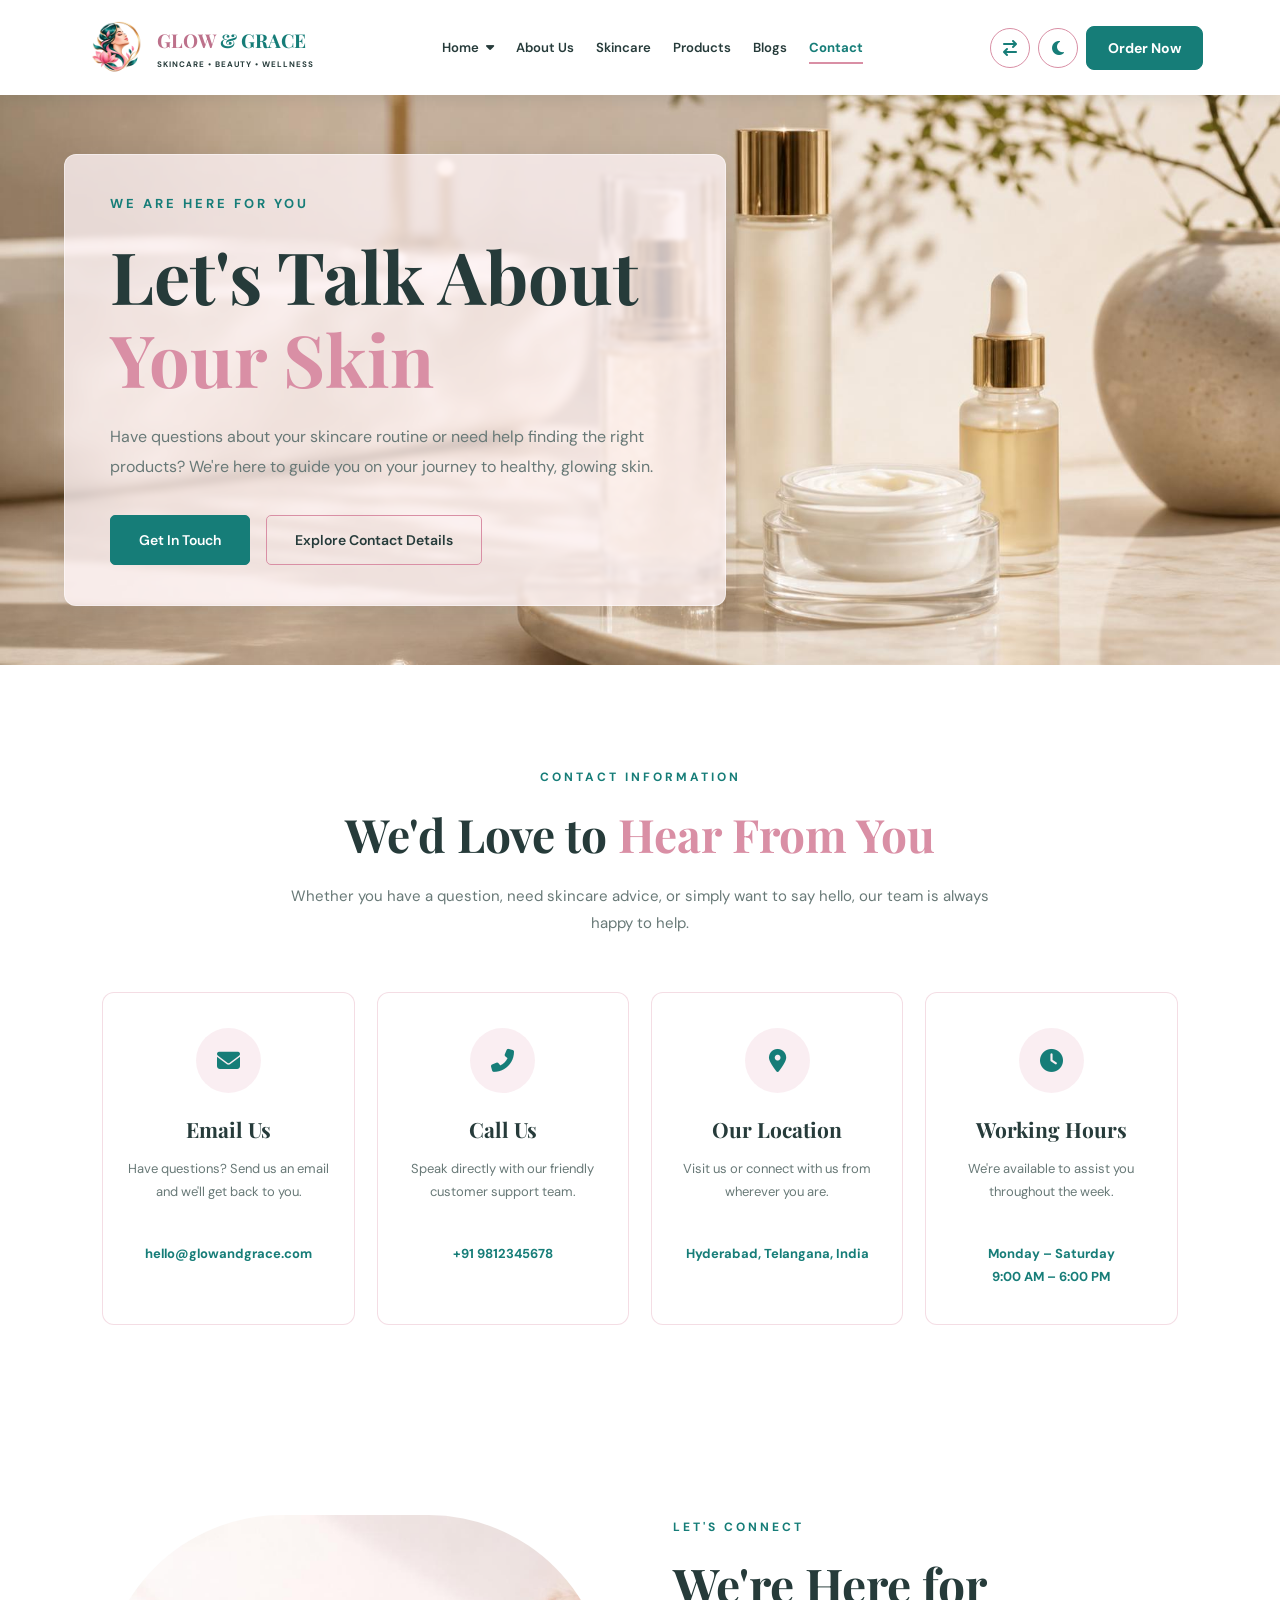
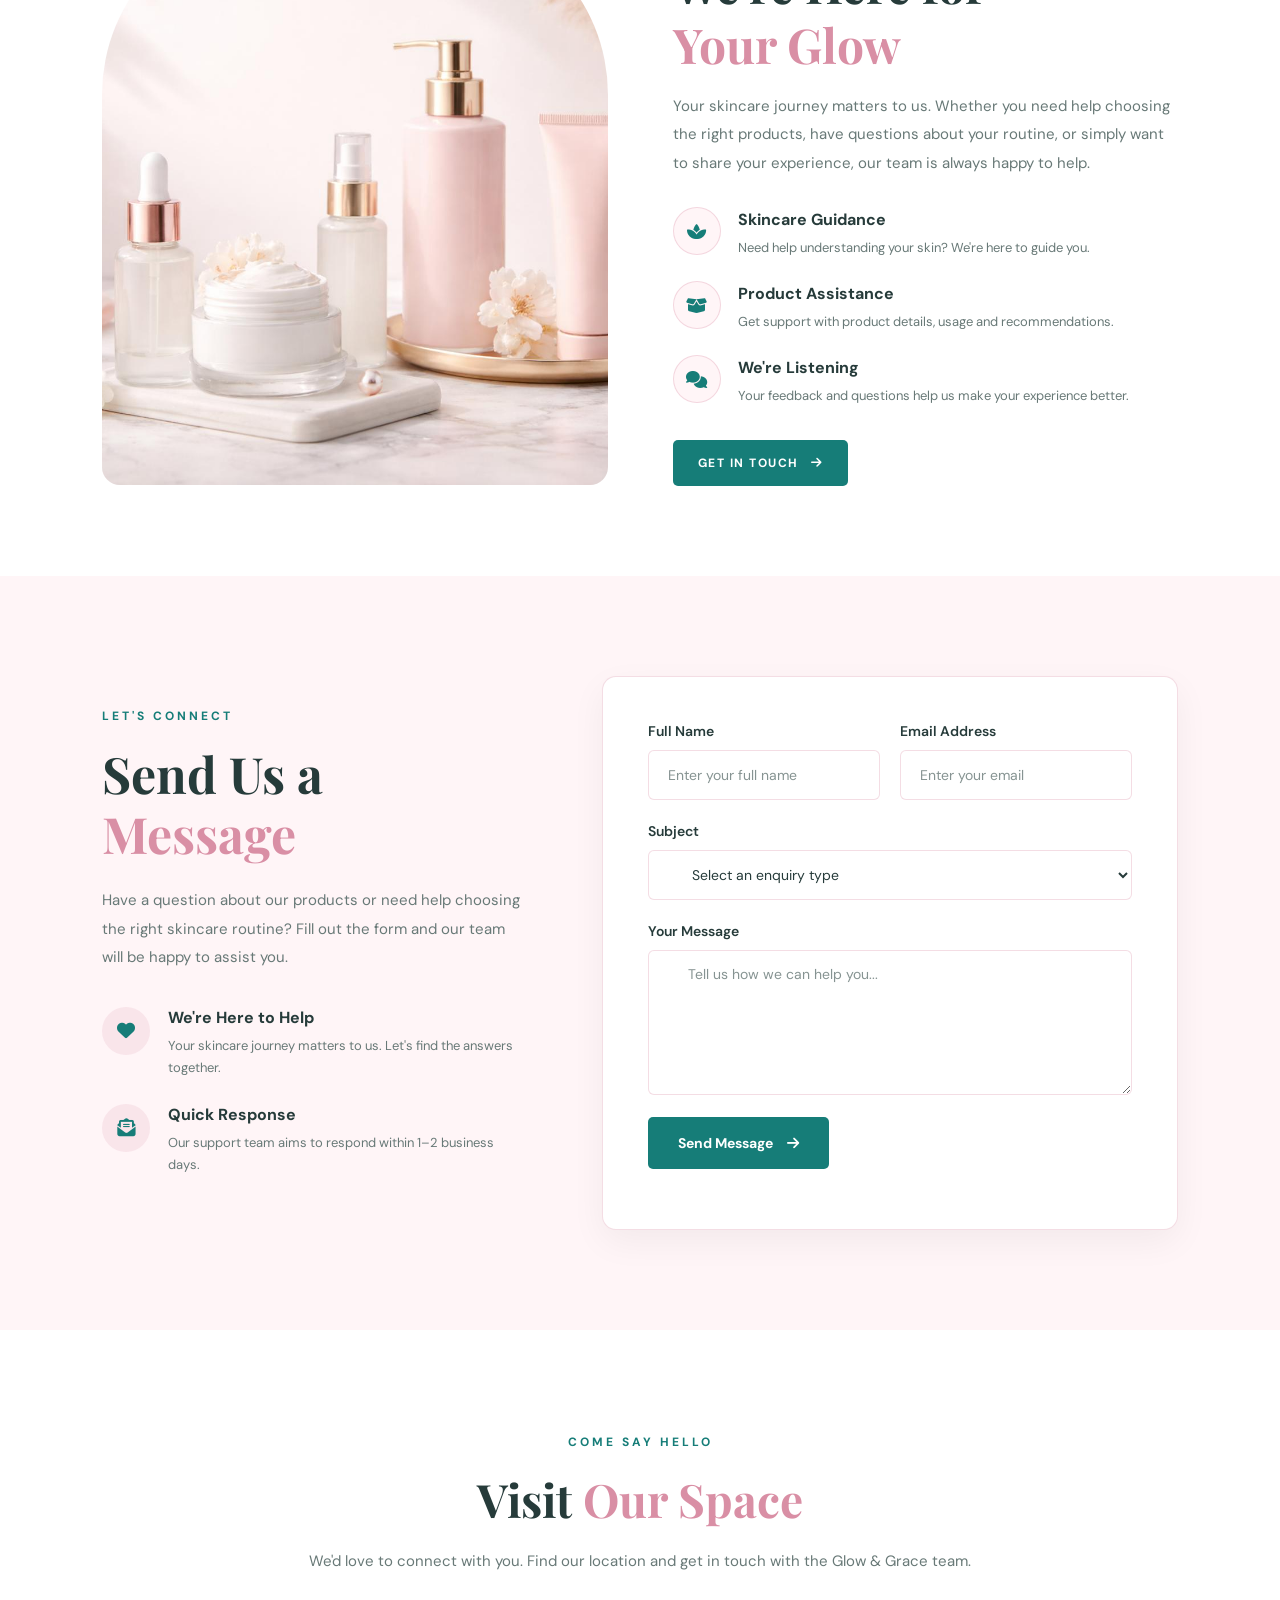
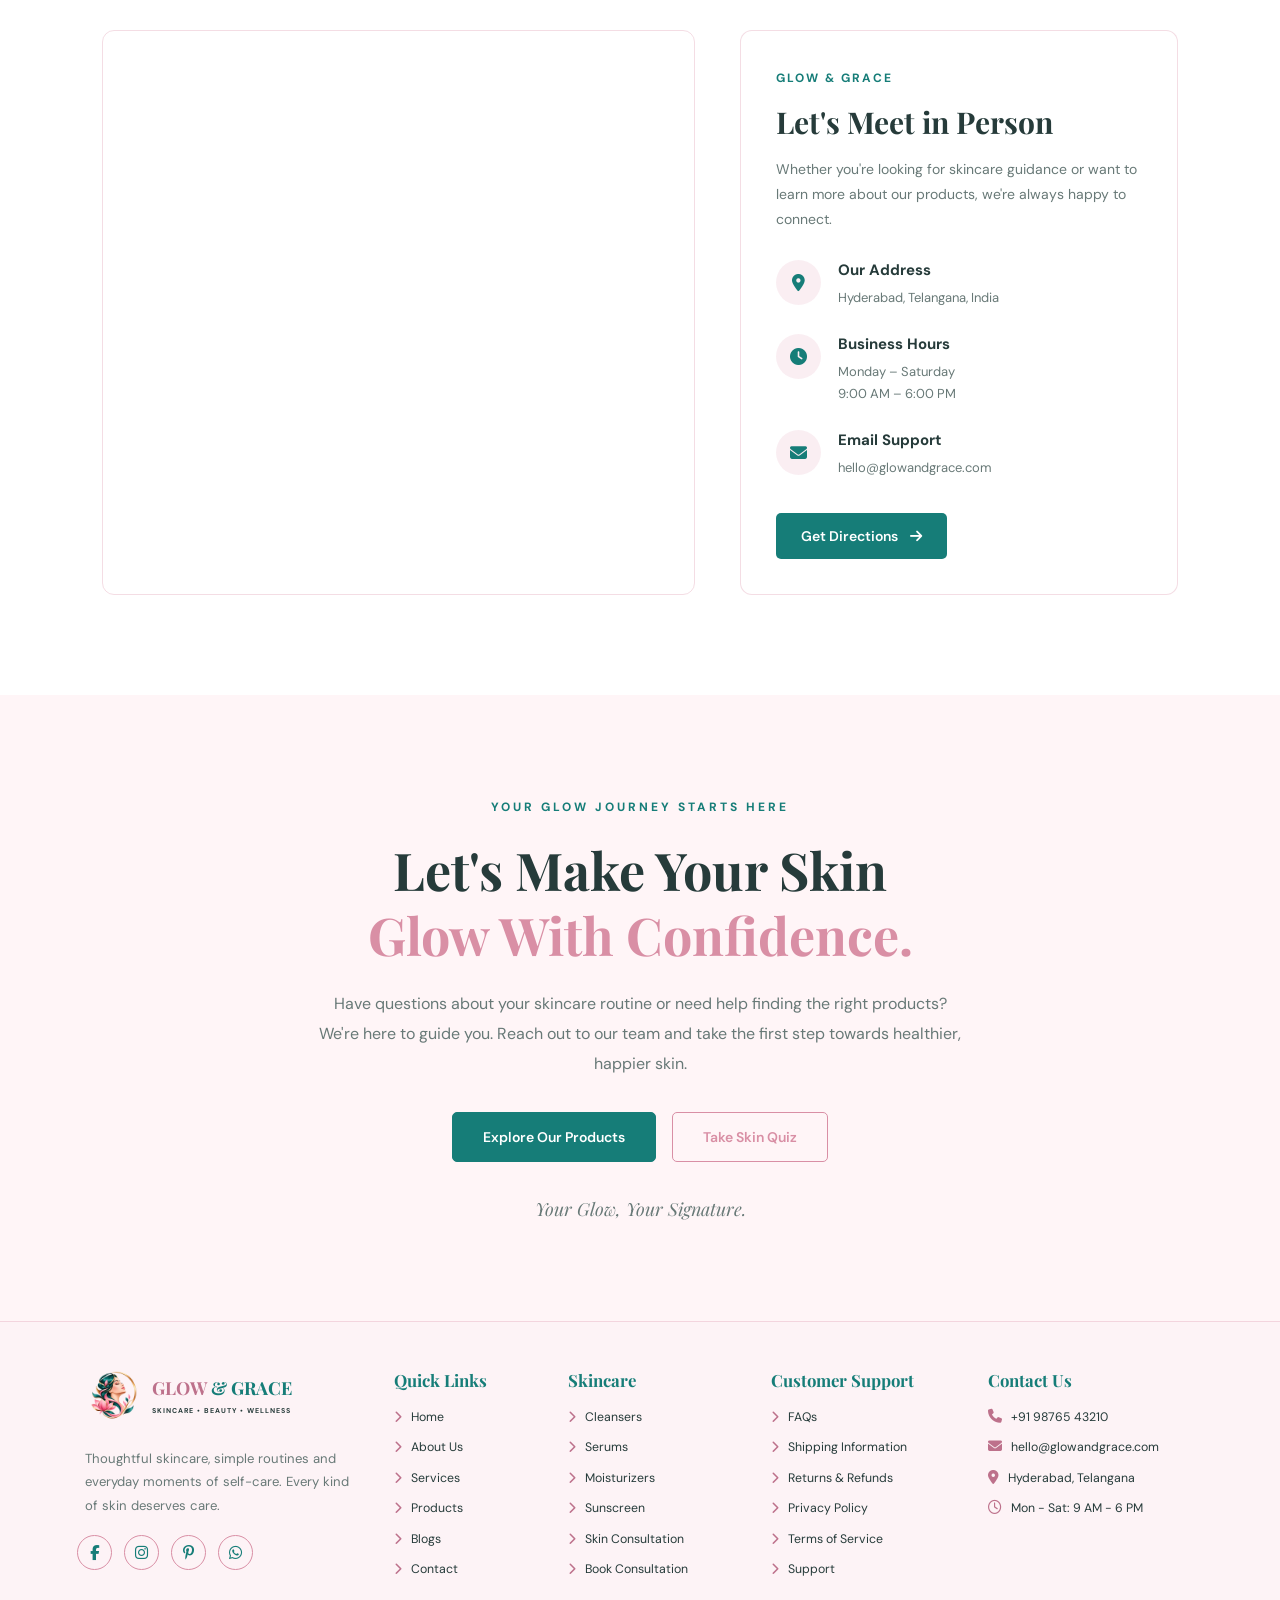
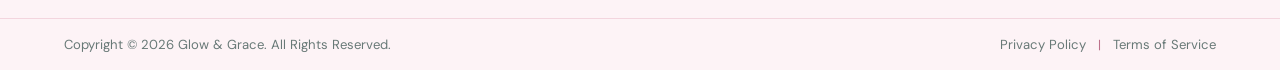
<file: contact.html>
<!DOCTYPE html>
<html lang="en" dir="ltr" data-theme="light">
<head>
    <meta charset="UTF-8">
    <meta name="viewport" content="width=device-width, initial-scale=1.0">

    <title>Glow & Grace | Skincare & Beauty</title>

    <link rel="icon" type="image/png" href="Images/g&glogo1.png">
    <link rel="stylesheet" href="main.css">
    <link rel="stylesheet" href="contact.css">
    <script src="main.js" defer></script>

    <link rel="stylesheet"
    href="https://cdnjs.cloudflare.com/ajax/libs/font-awesome/6.7.2/css/all.min.css">

    <link href="https://fonts.googleapis.com/css2?family=DM+Sans:wght@400;500;600;700&family=Playfair+Display:wght@600;700&display=swap" rel="stylesheet">
</head>

<body>

<!-- ================= HEADER ================= -->

<header class="header">

    <nav class="nav-bar">

        <div class="brand">

            <div class="brand-logo">
                <img src="Images/g&glogo1.png" alt="Glow & Grace Logo">
            </div>

            <div class="brand-title">
                <h1>GLOW <span>& GRACE</span></h1>
                <p>SKINCARE • BEAUTY • WELLNESS</p>
            </div>

        </div>

        <ul class="nav-links" id="navLinks">

            <li class="dropdown">

                <a href="index.html" class="home-btn" id="homeDropdownBtn" data-page="home">
                    Home
                    <span class="caret">
                        <i class="fa-solid fa-caret-down"></i>
                    </span>
                </a>

                <ul class="dropdown-menu" id="homeDropdown">
                    <li><a href="index.html">Home Classic</a></li>
                    <li><a href="home2.html">Home Standard</a></li>
                </ul>

            </li>

            <li><a href="about.html" class="nav-link" data-page="about">About Us</a></li>
            <li><a href="skincare.html" class="nav-link" data-page="skincare">Skincare</a></li>
            <li><a href="products.html" class="nav-link" data-page="products">Products</a></li>
            <li><a href="blog.html" class="nav-link" data-page="blog">Blogs</a></li>
            <li><a href="contact.html" class="nav-link" data-page="contact">Contact</a></li>

        </ul>

        <div class="toggles">

            <button class="utility-toggle" id="rtl-toggle"
                aria-label="Toggle RTL">
                <i class="fa-solid fa-arrow-right-arrow-left"></i>
            </button>

            <button class="utility-toggle" id="theme-toggle"
                aria-label="Toggle dark mode">
                <i class="fa-solid fa-moon"></i>
            </button>

            <a href="order.html" class="primary-btn">
                Order Now
            </a>

            <button class="menu-toggle" id="menu-toggle"
                aria-label="Toggle navigation">
                <i class="fa-solid fa-bars"></i>
            </button>

        </div>

    </nav>

</header>


<!-- ================= HERO SECTION ================= -->

<main>
    <!-- =====================================
     CONTACT PAGE HERO SECTION
===================================== -->

<section class="contact-hero">

    <div class="contact-hero-overlay"></div>

    <div class="contact-hero-content">

        <span class="contact-subtitle">
            WE ARE HERE FOR YOU
        </span>

        <h1>
            Let's Talk About
            <span>Your Skin</span>
        </h1>

        <p>
            Have questions about your skincare routine or
            need help finding the right products? We're here
            to guide you on your journey to healthy, glowing skin.
        </p>

        <div class="contact-hero-buttons">

            <a href="#contact-form" class="contact-primary-btn">
                Get In Touch
            </a>

            <a href="#contact-info" class="contact-secondary-btn">
                Explore Contact Details
            </a>

        </div>

    </div>

</section>

<!-- =====================================
     SECTION 2 - CONTACT INFORMATION
===================================== -->

<section class="contact-info-section" id="contact-info">

    <div class="contact-info-container">

        <div class="contact-info-heading">

            <span class="contact-info-label">
                CONTACT INFORMATION
            </span>

            <h2>
                We'd Love to <span>Hear From You</span>
            </h2>

            <p>
                Whether you have a question, need skincare advice,
                or simply want to say hello, our team is always
                happy to help.
            </p>

        </div>


        <div class="contact-info-grid">

            <!-- EMAIL -->

            <div class="contact-info-card">

                <div class="contact-icon">
                    <i class="fas fa-envelope"></i>
                </div>

                <h3>Email Us</h3>

                <p>
                    Have questions? Send us an email
                    and we'll get back to you.
                </p>

                <a href="mailto:hello@glowandgrace.com">
                    hello@glowandgrace.com
                </a>

            </div>


            <!-- PHONE -->

            <div class="contact-info-card">

                <div class="contact-icon">
                    <i class="fas fa-phone-alt"></i>
                </div>

                <h3>Call Us</h3>

                <p>
                    Speak directly with our friendly
                    customer support team.
                </p>

                <a href="tel:+91 9812345678">
                    +91 9812345678
                </a>

            </div>


            <!-- LOCATION -->

            <div class="contact-info-card">

                <div class="contact-icon">
                    <i class="fas fa-map-marker-alt"></i>
                </div>

                <h3>Our Location</h3>

                <p>
                    Visit us or connect with us
                    from wherever you are.
                </p>

                <span class="contact-detail">
                    Hyderabad, Telangana, India
                </span>

            </div>


            <!-- WORKING HOURS -->

            <div class="contact-info-card">

                <div class="contact-icon">
                    <i class="fas fa-clock"></i>
                </div>

                <h3>Working Hours</h3>

                <p>
                    We're available to assist you
                    throughout the week.
                </p>

                <span class="contact-detail">
                    Monday – Saturday
                    <br>
                    9:00 AM – 6:00 PM
                </span>

            </div>

        </div>

    </div>

</section>


<!-- =====================================
     CONTACT INTRO SECTION
     GLOW & GRACE
===================================== -->

<section class="contact-intro">

    <div class="contact-intro-container">

        <!-- LEFT IMAGE -->

        <div class="contact-intro-image">
            <img src="Images/contac-pagesec3.jpg"
                 alt="Glow and Grace skincare support">
        </div>

        <!-- RIGHT CONTENT -->

        <div class="contact-intro-content">

            <span class="contact-label">LET'S CONNECT</span>

            <h2>
                We're Here for
                <span>Your Glow</span>
            </h2>

            <p class="contact-description">
                Your skincare journey matters to us. Whether you need
                help choosing the right products, have questions about
                your routine, or simply want to share your experience,
                our team is always happy to help.
            </p>

            <div class="contact-support-list">

                <div class="contact-support-item">
                    <div class="contact-support-icon">
                        <i class="fas fa-spa"></i>
                    </div>

                    <div>
                        <h3>Skincare Guidance</h3>
                        <p>
                            Need help understanding your skin?
                            We're here to guide you.
                        </p>
                    </div>
                </div>

                <div class="contact-support-item">
                    <div class="contact-support-icon">
                        <i class="fas fa-box-open"></i>
                    </div>

                    <div>
                        <h3>Product Assistance</h3>
                        <p>
                            Get support with product details,
                            usage and recommendations.
                        </p>
                    </div>
                </div>

                <div class="contact-support-item">
                    <div class="contact-support-icon">
                        <i class="fas fa-comments"></i>
                    </div>

                    <div>
                        <h3>We're Listening</h3>
                        <p>
                            Your feedback and questions help us
                            make your experience better.
                        </p>
                    </div>
                </div>

            </div>

            <a href="#contact-form" class="contact-intro-btn">
                GET IN TOUCH
                <i class="fas fa-arrow-right"></i>
            </a>

        </div>

    </div>

</section>



<!-- =====================================
     SECTION 3 - CONTACT FORM
===================================== -->

<section class="contact-form-section" id="contact-form">

    <div class="contact-form-container">

        <!-- LEFT CONTENT -->

        <div class="contact-form-content">

            <span class="contact-form-label">
                LET'S CONNECT
            </span>

            <h2>
                Send Us a
                <span>Message</span>
            </h2>

            <p>
                Have a question about our products or need help
                choosing the right skincare routine? Fill out the
                form and our team will be happy to assist you.
            </p>

            <div class="contact-form-note">

                <div class="contact-note-icon">
                    <i class="fas fa-heart"></i>
                </div>

                <div>
                    <h4>We're Here to Help</h4>
                    <p>
                        Your skincare journey matters to us.
                        Let's find the answers together.
                    </p>
                </div>

            </div>

            <div class="contact-form-note">

                <div class="contact-note-icon">
                    <i class="fas fa-envelope-open-text"></i>
                </div>

                <div>
                    <h4>Quick Response</h4>
                    <p>
                        Our support team aims to respond
                        within 1–2 business days.
                    </p>
                </div>

            </div>

        </div>


        <!-- RIGHT CONTACT FORM -->

        <div class="contact-form-wrapper">

            <form id="glowContactForm">

                <div class="contact-input-row">

                    <div class="contact-input-group">
                        <label for="contactName">Full Name</label>

                        <input
                            type="text"
                            id="contactName"
                            name="name"
                            placeholder="Enter your full name"
                            required
                        >
                    </div>

                    <div class="contact-input-group">
                        <label for="contactEmail">Email Address</label>

                        <input
                            type="email"
                            id="contactEmail"
                            name="email"
                            placeholder="Enter your email"
                            required
                        >
                    </div>

                </div>


                <div class="contact-input-group">

                    <label for="contactSubject">Subject</label>

                    <select
                        id="contactSubject"
                        name="subject"
                        required
                    >
                        <option value="" disabled selected>
                            Select an enquiry type
                        </option>

                        <option value="Product Enquiry">
                            Product Enquiry
                        </option>

                        <option value="Skincare Advice">
                            Skincare Advice
                        </option>

                        <option value="Order Support">
                            Order Support
                        </option>

                        <option value="Feedback">
                            Feedback
                        </option>

                        <option value="Other">
                            Other
                        </option>

                    </select>

                </div>


                <div class="contact-input-group">

                    <label for="contactMessage">Your Message</label>

                    <textarea
                        id="contactMessage"
                        name="message"
                        rows="6"
                        placeholder="Tell us how we can help you..."
                        required
                    ></textarea>

                </div>


                <div class="contact-submit-area">

                    <button type="submit" class="contact-submit-btn">
                        Send Message
                        <i class="fas fa-arrow-right"></i>
                    </button>

                    <p id="contactFormStatus" role="status"
                       aria-live="polite"></p>

                </div>

            </form>

        </div>

    </div>

</section>

<!-- =====================================
     SECTION 4 - OUR LOCATION
===================================== -->

<section class="contact-location-section">

    <div class="contact-location-container">

        <!-- SECTION HEADING -->

        <div class="contact-location-heading">

            <span>COME SAY HELLO</span>

            <h2>
                Visit <span>Our Space</span>
            </h2>

            <p>
                We'd love to connect with you. Find our location
                and get in touch with the Glow & Grace team.
            </p>

        </div>


        <!-- LOCATION CONTENT -->

        <div class="contact-location-grid">

            <!-- MAP -->

            <div class="contact-map">

                <iframe
                    src="https://www.google.com/maps?q=Hyderabad,Telangana,India&output=embed"
                    width="100%"
                    height="100%"
                    style="border:0;"
                    loading="lazy"
                    referrerpolicy="no-referrer-when-downgrade"
                    title="Glow and Grace Location Map">
                </iframe>

            </div>


            <!-- LOCATION DETAILS -->

            <div class="contact-location-details">

                <span class="location-small-title">
                    GLOW & GRACE
                </span>

                <h3>
                    Let's Meet in Person
                </h3>

                <p>
                    Whether you're looking for skincare guidance
                    or want to learn more about our products,
                    we're always happy to connect.
                </p>


                <div class="location-detail-item">

                    <div class="location-detail-icon">
                        <i class="fas fa-map-marker-alt"></i>
                    </div>

                    <div>
                        <h4>Our Address</h4>
                        <p>Hyderabad, Telangana, India</p>
                    </div>

                </div>


                <div class="location-detail-item">

                    <div class="location-detail-icon">
                        <i class="fas fa-clock"></i>
                    </div>

                    <div>
                        <h4>Business Hours</h4>
                        <p>Monday – Saturday</p>
                        <p>9:00 AM – 6:00 PM</p>
                    </div>

                </div>


                <div class="location-detail-item">

                    <div class="location-detail-icon">
                        <i class="fas fa-envelope"></i>
                    </div>

                    <div>
                        <h4>Email Support</h4>
                        <p>hello@glowandgrace.com</p>
                    </div>

                </div>


                <a
                    href="https://www.google.com/maps/search/?api=1&query=Hyderabad+Telangana+India"
                    target="_blank"
                    rel="noopener noreferrer"
                    class="location-directions-btn">

                    Get Directions
                    <i class="fas fa-arrow-right"></i>

                </a>

            </div>

        </div>

    </div>

</section>


<!-- CONTACT PAGE FINAL CTA -->

<section class="contact-cta">
    <div class="contact-cta-content">

        <span class="contact-cta-tag">YOUR GLOW JOURNEY STARTS HERE</span>

        <h2>
            Let's Make Your Skin
            <span>Glow With Confidence.</span>
        </h2>

        <p>
            Have questions about your skincare routine or need help
            finding the right products? We're here to guide you.
            Reach out to our team and take the first step towards
            healthier, happier skin.
        </p>

        <div class="contact-cta-buttons">
            <a href="products.html" class="cta-primary">
                Explore Our Products
            </a>

            <a href="skincare.html" class="cta-secondary">
                Take Skin Quiz
            </a>
        </div>

        <div class="contact-cta-note">
            Your Glow, Your Signature.
        </div>

    </div>
</section>




</main>
<!-- ================= FOOTER ================= -->

<footer class="footer">

    <div class="footer-bar">

        <div class="footer-container">

            <div class="footer-brand">

                <div class="footer-brand-logo">
                    <img src="Images/g&glogo1.png" alt="Glow & Grace Logo">
                </div>

                <div class="footer-brand-title">
                    <h2>GLOW <span>& GRACE</span></h2>
                    <p>SKINCARE • BEAUTY • WELLNESS</p>
                </div>

            </div>

            <div class="brand-info">
                <p>
                    Thoughtful skincare, simple routines and everyday
                    moments of self-care. Every kind of skin deserves care.
                </p>
            </div>

            <div class="social-icons">

                <a href="#" aria-label="Facebook">
                    <i class="fa-brands fa-facebook-f"></i>
                </a>

                <a href="#" aria-label="Instagram">
                    <i class="fa-brands fa-instagram"></i>
                </a>

                <a href="#" aria-label="Pinterest">
                    <i class="fa-brands fa-pinterest-p"></i>
                </a>

                <a href="#" aria-label="WhatsApp">
                    <i class="fa-brands fa-whatsapp"></i>
                </a>

            </div>

        </div>


        <div class="footer-box">

            <h3>Quick Links</h3>

            <a href="index.html"><i class="fa-solid fa-chevron-right"></i> Home</a>
            <a href="about.html"><i class="fa-solid fa-chevron-right"></i> About Us</a>
            <a href="services.html"><i class="fa-solid fa-chevron-right"></i> Services</a>
            <a href="products.html"><i class="fa-solid fa-chevron-right"></i> Products</a>
            <a href="blog.html"><i class="fa-solid fa-chevron-right"></i> Blogs</a>
            <a href="contact.html"><i class="fa-solid fa-chevron-right"></i> Contact</a>

        </div>


        <div class="footer-box">

            <h3>Skincare</h3>

            <a href="products.html"><i class="fa-solid fa-chevron-right"></i> Cleansers</a>
            <a href="products.html"><i class="fa-solid fa-chevron-right"></i> Serums</a>
            <a href="products.html"><i class="fa-solid fa-chevron-right"></i> Moisturizers</a>
            <a href="products.html"><i class="fa-solid fa-chevron-right"></i> Sunscreen</a>
            <a href="services.html"><i class="fa-solid fa-chevron-right"></i> Skin Consultation</a>
            <a href="booking.html"><i class="fa-solid fa-chevron-right"></i> Book Consultation</a>

        </div>


        <div class="footer-box">

            <h3>Customer Support</h3>

            <a href="contact.html"><i class="fa-solid fa-chevron-right"></i> FAQs</a>
            <a href="contact.html"><i class="fa-solid fa-chevron-right"></i> Shipping Information</a>
            <a href="contact.html"><i class="fa-solid fa-chevron-right"></i> Returns & Refunds</a>
            <a href="privacy-policy.html"><i class="fa-solid fa-chevron-right"></i> Privacy Policy</a>
            <a href="terms-of-service.html"><i class="fa-solid fa-chevron-right"></i> Terms of Service</a>
            <a href="contact.html"><i class="fa-solid fa-chevron-right"></i> Support</a>

        </div>


        <div class="footer-box">

            <h3>Contact Us</h3>

            <p><i class="fa-solid fa-phone"></i> +91 98765 43210</p>

            <p><i class="fa-solid fa-envelope"></i> hello@glowandgrace.com</p>

            <p><i class="fa-solid fa-location-dot"></i> Hyderabad, Telangana</p>

            <p><i class="fa-regular fa-clock"></i> Mon - Sat: 9 AM - 6 PM</p>

        </div>

    </div>

    <div class="footer-bottom">

        <p>
            Copyright © 2026 Glow & Grace. All Rights Reserved.
        </p>

        <div class="footer-legal-links">
            <a href="privacy-policy.html">Privacy Policy</a>
            <span>|</span>
            <a href="terms-of-service.html">Terms of Service</a>
        </div>

    </div>

</footer>


<!-- JAVASCRIPT -->


</body>
</html>
</file>
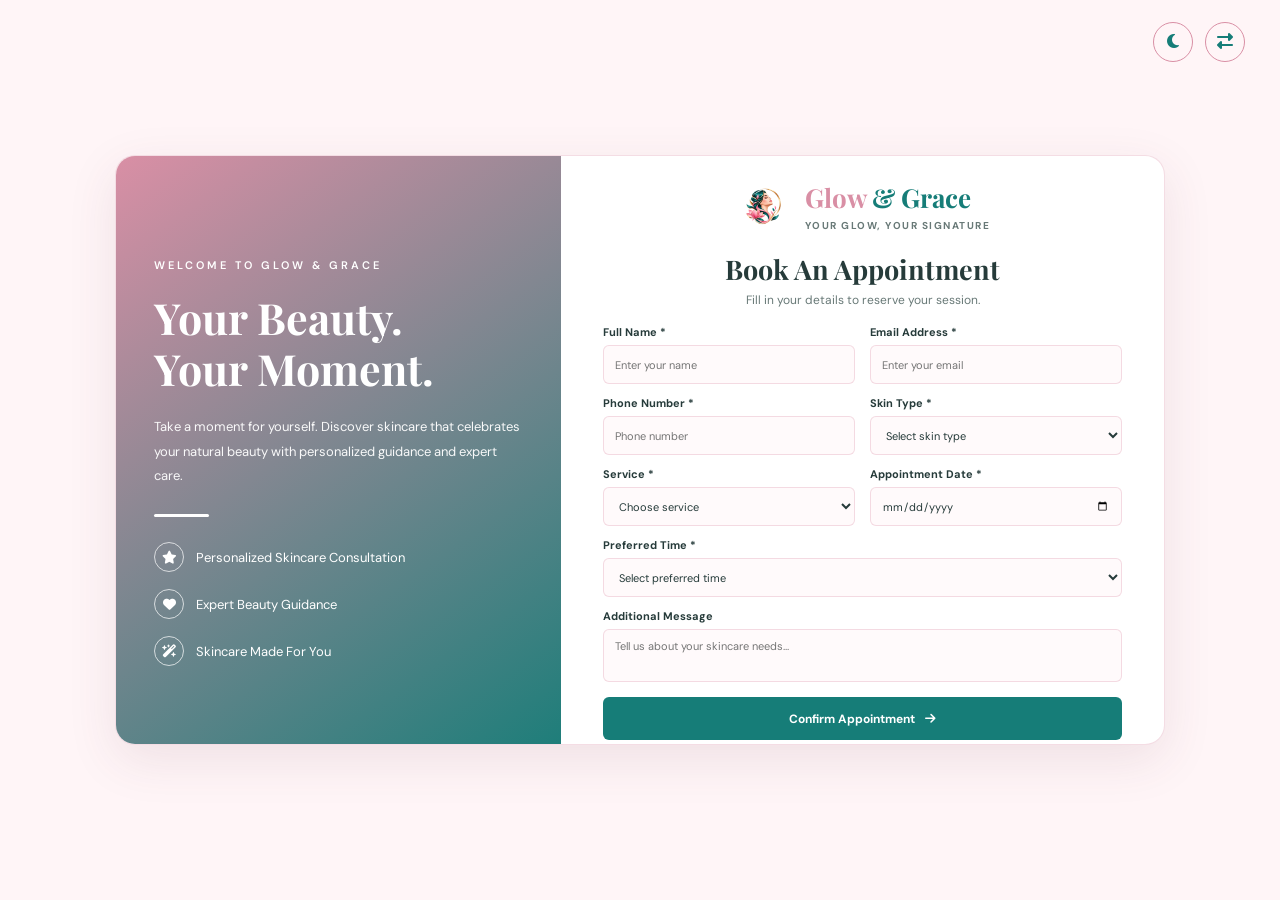
<file: order.html>
<!DOCTYPE html>
<html lang="en" dir="ltr">

<head>
<meta charset="UTF-8">
<meta name="viewport" content="width=device-width, initial-scale=1.0">

<title>Glow & Grace | Book Now</title>

<link href="https://fonts.googleapis.com/css2?family=DM+Sans:wght@400;500;600;700&family=Playfair+Display:wght@500;600;700&display=swap" rel="stylesheet">

<link rel="stylesheet" href="https://cdnjs.cloudflare.com/ajax/libs/font-awesome/6.7.2/css/all.min.css">

<style>
* {
    margin: 0;
    padding: 0;
    box-sizing: border-box;
}

:root {
    --bg: #FFF5F7;
    --surface: #FFFFFF;
    --text: #263B3A;
    --muted: #687977;
    --pink: #D98FA5;
    --pink-dark: #BD718B;
    --green: #167D78;
    --border: rgba(217,143,165,0.30);
    --input: #FFFAFB;
}

body.dark {
    --bg: #101B1B;
    --surface: #172525;
    --text: #EDF5F2;
    --muted: #B5C6C1;
    --pink: #E5A0B5;
    --pink-dark: #D98FA5;
    --green: #55B8AE;
    --border: #344544;
    --input: #1B2B2A;
}

body {
    font-family: 'DM Sans', sans-serif;
    background: var(--bg);
    color: var(--text);
    min-height: 100vh;
    overflow: hidden;
    transition: background .3s, color .3s;
}

/* PAGE */

.booking-page {
    width: 100%;
    height: 100vh;
    display: flex;
    justify-content: center;
    align-items: center;
    padding: 20px;
    position: relative;
}

/* TOP CONTROLS */

.top-controls {
    position: absolute;
    top: 22px;
    right: 35px;
    display: flex;
    gap: 12px;
    z-index: 10;
}

.control-btn {
    width: 40px;
    height: 40px;
    border: 1px solid var(--pink);
    border-radius: 50%;
    background: transparent;
    color: var(--green);
    cursor: pointer;
    font-size: 16px;
    transition: .3s;
}

.control-btn:hover {
    background: var(--pink);
    color: white;
}

/* MAIN CARD */

.booking-card {
    width: 100%;
    max-width: 1050px;
    height: 590px;
    display: grid;
    grid-template-columns: .85fr 1.15fr;
    background: var(--surface);
    border: 1px solid var(--border);
    border-radius: 20px;
    overflow: hidden;
    box-shadow: 0 15px 50px rgba(100,50,65,.10);
}

/* LEFT PANEL */

.booking-info {
    background: linear-gradient(145deg, #D98FA5, #167D78);
    padding: 45px 38px;
    display: flex;
    flex-direction: column;
    justify-content: center;
    color: #fff;
}

.info-small {
    font-size: 11px;
    letter-spacing: 3px;
    text-transform: uppercase;
    margin-bottom: 20px;
    font-weight: 600;
}

.booking-info h1 {
    font-family: 'Playfair Display', serif;
    font-size: 43px;
    line-height: 1.2;
    margin-bottom: 20px;
}

.booking-info h1 span {
    display: block;
}

.booking-info > p {
    font-size: 13px;
    line-height: 1.9;
    color: rgba(255,255,255,.95);
}

.info-divider {
    width: 55px;
    height: 3px;
    background: #fff;
    margin: 25px 0;
    border-radius: 5px;
}

.info-item {
    display: flex;
    align-items: center;
    gap: 12px;
    margin-bottom: 17px;
    font-size: 13px;
}

.info-item span {
    width: 30px;
    height: 30px;
    display: grid;
    place-items: center;
    border: 1px solid rgba(255,255,255,.7);
    border-radius: 50%;
    font-size: 13px;
}

/* RIGHT FORM PANEL */

.booking-form {
    padding: 22px 42px;
    display: flex;
    flex-direction: column;
    justify-content: center;
}

/* BRAND */

.form-brand {
    display: flex;
    align-items: center;
    justify-content: center;
    gap: 12px;
    width: fit-content;
    margin: 0 auto 15px;
    text-decoration: none;
}

.form-brand img {
    width: 58px;
    height: 58px;
    object-fit: contain;
}

.form-brand-text {
    text-align: left;
}

.form-brand-text h2 {
    font-family: 'Playfair Display', serif;
    font-size: 26px;
    font-weight: 700;
    color: var(--pink);
    line-height: 1.2;
}

.form-brand-text h2 span {
    color: var(--green);
}

.form-brand-text p {
    color: var(--muted);
    font-size: 10px;
    letter-spacing: 1.5px;
    font-weight: 700;
    margin-top: 5px;
}

/* FORM HEADING */

.form-heading {
    text-align: center;
    margin-bottom: 17px;
}

.form-heading h2 {
    font-family: 'Playfair Display', serif;
    font-size: 27px;
    color: var(--text);
    margin-bottom: 5px;
}

.form-heading p {
    color: var(--muted);
    font-size: 12px;
}

/* FORM GRID */

.form-grid {
    display: grid;
    grid-template-columns: 1fr 1fr;
    gap: 12px 15px;
}

.form-group {
    display: flex;
    flex-direction: column;
    gap: 6px;
}

.form-group.full {
    grid-column: 1 / -1;
}

.form-group label {
    color: var(--text);
    font-size: 11px;
    font-weight: 700;
}

.form-group input,
.form-group select,
.form-group textarea {
    width: 100%;
    height: 39px;
    padding: 0 11px;
    border: 1px solid var(--border);
    background: var(--input);
    color: var(--text);
    border-radius: 6px;
    outline: none;
    font-family: 'DM Sans', sans-serif;
    font-size: 11px;
    transition: .3s;
}

.form-group textarea {
    height: 53px;
    padding: 9px 11px;
    resize: none;
}

.form-group input:focus,
.form-group select:focus,
.form-group textarea:focus {
    border-color: var(--pink);
    box-shadow: 0 0 0 2px rgba(217,143,165,.10);
}

.form-group select option {
    background: var(--surface);
    color: var(--text);
}

/* BUTTON */

.book-btn {
    width: 100%;
    height: 43px;
    margin-top: 15px;
    border: none;
    border-radius: 6px;
    background: var(--green);
    color: #fff;
    font-family: 'DM Sans', sans-serif;
    font-size: 12px;
    font-weight: 700;
    cursor: pointer;
    transition: .3s;
}

.book-btn:hover {
    background: var(--pink-dark);
    transform: translateY(-2px);
}

.book-btn i {
    margin-left: 7px;
}

.terms {
    text-align: center;
    color: var(--muted);
    font-size: 10px;
    margin-top: 10px;
}

/* SUCCESS */

.success-message {
    display: none;
    text-align: center;
    padding: 25px 10px;
}

.success-icon {
    width: 65px;
    height: 65px;
    display: grid;
    place-items: center;
    background: rgba(22,125,120,.12);
    color: var(--green);
    border-radius: 50%;
    font-size: 25px;
    margin: 0 auto 18px;
}

.success-message h2 {
    font-family: 'Playfair Display', serif;
    font-size: 28px;
    color: var(--text);
    margin-bottom: 10px;
}

.success-message p {
    color: var(--muted);
    font-size: 13px;
    line-height: 1.8;
}

.back-btn {
    margin-top: 20px;
    padding: 12px 25px;
    background: var(--green);
    color: white;
    border: none;
    border-radius: 6px;
    cursor: pointer;
}

/* RTL */

html[dir="rtl"] .top-controls {
    right: auto;
    left: 35px;
}

html[dir="rtl"] .form-brand-text {
    text-align: right;
}

html[dir="rtl"] .booking-info {
    text-align: right;
}

html[dir="rtl"] .info-item {
    flex-direction: row-reverse;
}

html[dir="rtl"] .book-btn i {
    margin-left: 0;
    margin-right: 7px;
}

/* TABLET */

@media(max-width: 900px) {
    body {
        overflow: auto;
    }

    .booking-page {
        height: auto;
        min-height: 100vh;
        padding: 80px 18px 25px;
    }

    .booking-card {
        height: auto;
        max-width: 650px;
        grid-template-columns: 1fr;
    }

    .booking-info {
        padding: 35px;
    }

    .booking-info h1 {
        font-size: 35px;
    }

    .booking-form {
        padding: 30px;
    }
}

/* MOBILE */

@media(max-width: 480px) {
    .booking-page {
        padding: 75px 12px 20px;
    }

    .booking-info {
        padding: 27px 23px;
    }

    .booking-info h1 {
        font-size: 32px;
    }

    .booking-form {
        padding: 27px 20px;
    }

    .form-grid {
        grid-template-columns: 1fr;
    }

    .form-group.full {
        grid-column: auto;
    }

    .form-brand img {
        width: 50px;
        height: 50px;
    }

    .form-brand-text h2 {
        font-size: 23px;
    }

    .form-heading h2 {
        font-size: 24px;
    }

    .top-controls {
        right: 18px;
        top: 17px;
    }

    html[dir="rtl"] .top-controls {
        right: auto;
        left: 18px;
    }
}
</style>
</head>

<body>

<div class="booking-page">

    <!-- THEME AND RTL -->
    <div class="top-controls">

        <button class="control-btn" id="themeToggle" type="button" title="Toggle Theme" aria-label="Toggle Theme">
            <i class="fa-solid fa-moon"></i>
        </button>

        <button class="control-btn" id="rtlToggle" type="button" title="Toggle RTL" aria-label="Toggle RTL">
            <i class="fa-solid fa-right-left"></i>
        </button>

    </div>

    <div class="booking-card">

        <!-- LEFT INFORMATION PANEL -->

        <div class="booking-info">

            <div class="info-small">WELCOME TO GLOW & GRACE</div>

            <h1>
                Your Beauty.
                <span>Your Moment.</span>
            </h1>

            <p>
                Take a moment for yourself. Discover skincare
                that celebrates your natural beauty with
                personalized guidance and expert care.
            </p>

            <div class="info-divider"></div>

            <div class="info-item">
                <span><i class="fa-solid fa-star"></i></span>
                Personalized Skincare Consultation
            </div>

            <div class="info-item">
                <span><i class="fa-solid fa-heart"></i></span>
                Expert Beauty Guidance
            </div>

            <div class="info-item">
                <span><i class="fa-solid fa-wand-magic-sparkles"></i></span>
                Skincare Made For You
            </div>

        </div>

        <!-- RIGHT BOOKING PANEL -->

        <div class="booking-form">

            <!-- CLICKABLE BRAND LOGO -->

            <a href="index.html" class="form-brand">

                <img src="Images/g&glogo1.png" alt="Glow & Grace Logo">

                <div class="form-brand-text">
                    <h2>Glow <span>& Grace</span></h2>
                    <p>YOUR GLOW, YOUR SIGNATURE</p>
                </div>

            </a>

            <!-- BOOKING FORM -->

            <div id="formContent">

                <div class="form-heading">
                    <h2>Book An Appointment</h2>
                    <p>Fill in your details to reserve your session.</p>
                </div>

                <form id="bookingForm">

                    <div class="form-grid">

                        <div class="form-group">
                            <label>Full Name *</label>
                            <input type="text" placeholder="Enter your name" required>
                        </div>

                        <div class="form-group">
                            <label>Email Address *</label>
                            <input type="email" placeholder="Enter your email" required>
                        </div>

                        <div class="form-group">
                            <label>Phone Number *</label>
                            <input
                                type="tel"
                                placeholder="Phone number"
                                pattern="[0-9+\-\s]{7,15}"
                                required>
                        </div>

                        <div class="form-group">
                            <label>Skin Type *</label>
                            <select required>
                                <option value="">Select skin type</option>
                                <option>Oily Skin</option>
                                <option>Dry Skin</option>
                                <option>Combination Skin</option>
                                <option>Normal Skin</option>
                                <option>Sensitive Skin</option>
                            </select>
                        </div>

                        <div class="form-group">
                            <label>Service *</label>
                            <select required>
                                <option value="">Choose service</option>
                                <option>Skincare Consultation</option>
                                <option>Product Recommendation</option>
                                <option>Skin Analysis</option>
                                <option>Beauty Consultation</option>
                                <option>Personalized Skincare Routine</option>
                            </select>
                        </div>

                        <div class="form-group">
                            <label>Appointment Date *</label>
                            <input type="date" id="bookingDate" required>
                        </div>

                        <div class="form-group full">
                            <label>Preferred Time *</label>
                            <select required>
                                <option value="">Select preferred time</option>
                                <option>10:00 AM - 11:00 AM</option>
                                <option>11:00 AM - 12:00 PM</option>
                                <option>12:00 PM - 01:00 PM</option>
                                <option>02:00 PM - 03:00 PM</option>
                                <option>03:00 PM - 04:00 PM</option>
                                <option>04:00 PM - 05:00 PM</option>
                            </select>
                        </div>

                        <div class="form-group full">
                            <label>Additional Message</label>
                            <textarea placeholder="Tell us about your skincare needs..."></textarea>
                        </div>

                    </div>

                    <button type="submit" class="book-btn">
                        Confirm Appointment <i class="fa-solid fa-arrow-right"></i>
                    </button>

                    <p class="terms">
                        Thank you for choosing Glow & Grace.
                    </p>

                </form>

            </div>

            <!-- SUCCESS MESSAGE -->

            <div class="success-message" id="successMessage">

                <div class="success-icon">
                    <i class="fa-solid fa-check"></i>
                </div>

                <h2>Booking Submitted!</h2>

                <p>
                    Thank you for choosing Glow & Grace.<br>
                    Your appointment request has been received.
                </p>

                <button class="back-btn" type="button" id="newBooking">
                    Book Another Appointment
                </button>

            </div>

        </div>

    </div>

</div>

<script>

/* ==========================
   DARK / LIGHT MODE
========================== */

const themeToggle = document.getElementById("themeToggle");

themeToggle.addEventListener("click", function() {

    document.body.classList.toggle("dark");

    themeToggle.innerHTML =
        document.body.classList.contains("dark")
        ? '<i class="fa-solid fa-sun"></i>'
        : '<i class="fa-solid fa-moon"></i>';

});

/* ==========================
   RTL MODE
========================== */

const rtlToggle = document.getElementById("rtlToggle");

rtlToggle.addEventListener("click", function() {

    const currentDirection = document.documentElement.dir;

    document.documentElement.dir =
        currentDirection === "ltr" ? "rtl" : "ltr";

});

/* ==========================
   DATE VALIDATION
========================== */

const bookingDate = document.getElementById("bookingDate");

function setMinimumDate() {

    const today = new Date();

    const localDate = new Date(
        today.getTime() - today.getTimezoneOffset() * 60000
    ).toISOString().split("T")[0];

    bookingDate.min = localDate;

}

setMinimumDate();

/* ==========================
   BOOKING FORM SUBMIT
========================== */

const bookingForm = document.getElementById("bookingForm");

bookingForm.addEventListener("submit", function(e) {

    e.preventDefault();

    if (!bookingForm.reportValidity()) {
        return;
    }

    document.getElementById("formContent").style.display = "none";

    document.getElementById("successMessage").style.display = "block";

});

/* ==========================
   NEW BOOKING
========================== */

document.getElementById("newBooking").addEventListener("click", function() {

    bookingForm.reset();

    document.getElementById("successMessage").style.display = "none";

    document.getElementById("formContent").style.display = "block";

    setMinimumDate();

});

</script>

</body>
</html>
</file>
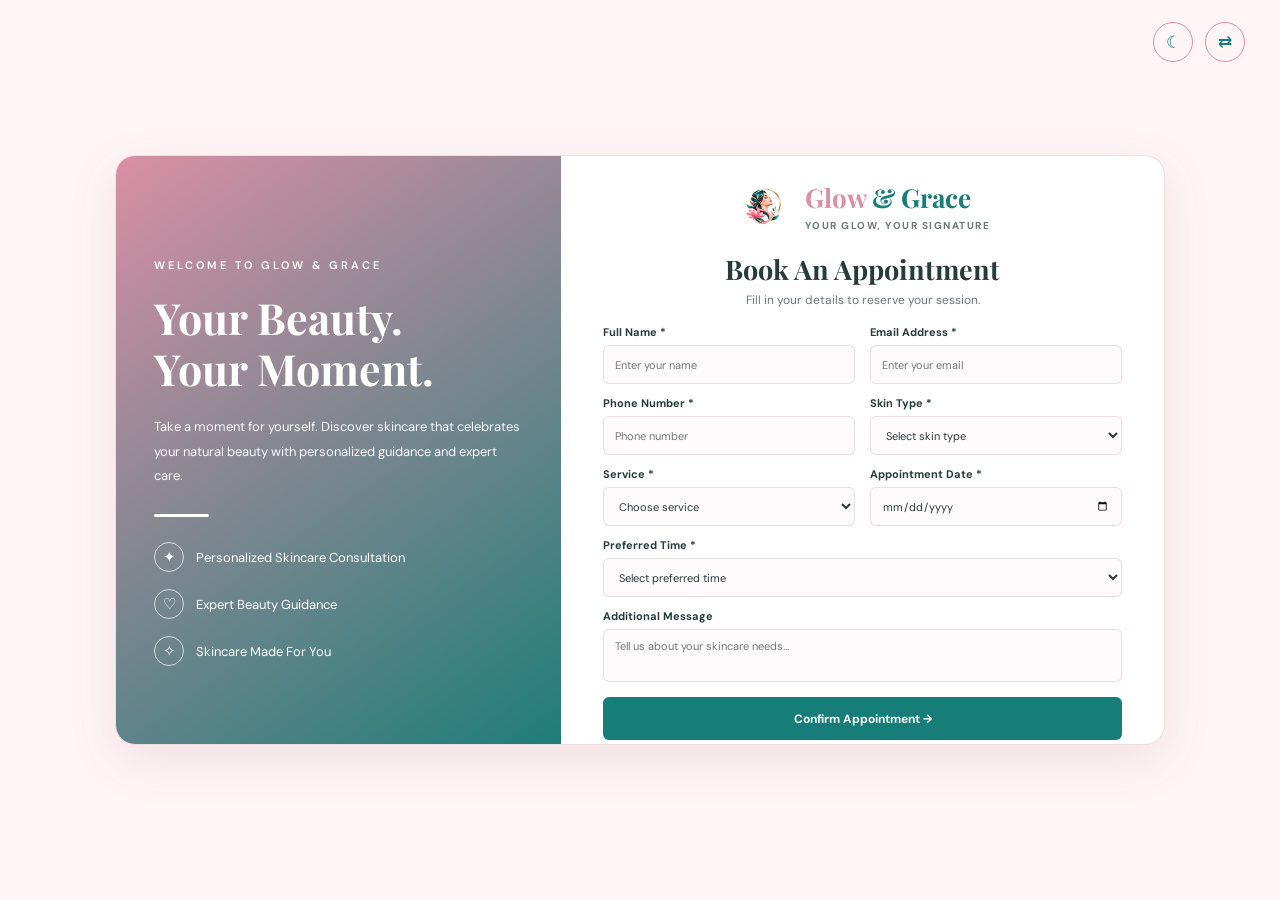
<file: overlay.html>
<!DOCTYPE html>
<html lang="en" dir="ltr">
<head>
<meta charset="UTF-8">
<meta name="viewport" content="width=device-width, initial-scale=1.0">

<title>Glow & Grace | Book Now</title>

<link href="https://fonts.googleapis.com/css2?family=DM+Sans:wght@400;500;600;700&family=Playfair+Display:wght@500;600;700&display=swap" rel="stylesheet">

<style>
* {
    margin: 0;
    padding: 0;
    box-sizing: border-box;
}

:root {
    --bg: #FFF5F7;
    --surface: #FFFFFF;
    --text: #263B3A;
    --muted: #687977;
    --pink: #D98FA5;
    --pink-dark: #BD718B;
    --green: #167D78;
    --border: rgba(217,143,165,0.30);
    --input: #FFFAFB;
}

body.dark {
    --bg: #101B1B;
    --surface: #172525;
    --text: #EDF5F2;
    --muted: #B5C6C1;
    --pink: #E5A0B5;
    --pink-dark: #D98FA5;
    --green: #55B8AE;
    --border: #344544;
    --input: #1B2B2A;
}

body {
    font-family: 'DM Sans', sans-serif;
    background: var(--bg);
    color: var(--text);
    min-height: 100vh;
    overflow: hidden;
    transition: background .3s, color .3s;
}

/* PAGE */

.booking-page {
    width: 100%;
    height: 100vh;
    display: flex;
    justify-content: center;
    align-items: center;
    padding: 20px;
    position: relative;
}

/* TOP CONTROLS */

.top-controls {
    position: absolute;
    top: 22px;
    right: 35px;
    display: flex;
    gap: 12px;
    z-index: 10;
}

.control-btn {
    width: 40px;
    height: 40px;
    border: 1px solid var(--pink);
    border-radius: 50%;
    background: transparent;
    color: var(--green);
    cursor: pointer;
    font-size: 17px;
    transition: .3s;
}

.control-btn:hover {
    background: var(--pink);
    color: white;
}

/* MAIN CARD */

.booking-card {
    width: 100%;
    max-width: 1050px;
    height: 590px;
    display: grid;
    grid-template-columns: .85fr 1.15fr;
    background: var(--surface);
    border: 1px solid var(--border);
    border-radius: 20px;
    overflow: hidden;
    box-shadow: 0 15px 50px rgba(100,50,65,.10);
}

/* LEFT PANEL */

.booking-info {
    background: linear-gradient(145deg, #D98FA5, #167D78);
    padding: 45px 38px;
    display: flex;
    flex-direction: column;
    justify-content: center;
    color: #fff;
}

.info-small {
    font-size: 11px;
    letter-spacing: 3px;
    text-transform: uppercase;
    margin-bottom: 20px;
    font-weight: 600;
}

.booking-info h1 {
    font-family: 'Playfair Display', serif;
    font-size: 43px;
    line-height: 1.2;
    margin-bottom: 20px;
}

.booking-info h1 span {
    display: block;
}

.booking-info > p {
    font-size: 13px;
    line-height: 1.9;
    color: rgba(255,255,255,.95);
}

.info-divider {
    width: 55px;
    height: 3px;
    background: #fff;
    margin: 25px 0;
    border-radius: 5px;
}

.info-item {
    display: flex;
    align-items: center;
    gap: 12px;
    margin-bottom: 17px;
    font-size: 13px;
}

.info-item span {
    width: 30px;
    height: 30px;
    display: grid;
    place-items: center;
    border: 1px solid rgba(255,255,255,.7);
    border-radius: 50%;
    font-size: 15px;
}

/* RIGHT FORM PANEL */

.booking-form {
    padding: 22px 42px;
    display: flex;
    flex-direction: column;
    justify-content: center;
}

/* BRAND */

.form-brand {
    display: flex;
    align-items: center;
    justify-content: center;
    gap: 12px;
    width: fit-content;
    margin: 0 auto 15px;
    text-decoration: none;
}

.form-brand img {
    width: 58px;
    height: 58px;
    object-fit: contain;
}

.form-brand-text {
    text-align: left;
}

.form-brand-text h2 {
    font-family: 'Playfair Display', serif;
    font-size: 26px;
    font-weight: 700;
    color: var(--pink);
    line-height: 1.2;
}

.form-brand-text h2 span {
    color: var(--green);
}

.form-brand-text p {
    color: var(--muted);
    font-size: 10px;
    letter-spacing: 1.5px;
    font-weight: 700;
    margin-top: 5px;
}

/* FORM HEADING */

.form-heading {
    text-align: center;
    margin-bottom: 17px;
}

.form-heading h2 {
    font-family: 'Playfair Display', serif;
    font-size: 27px;
    color: var(--text);
    margin-bottom: 5px;
}

.form-heading p {
    color: var(--muted);
    font-size: 12px;
}

/* FORM GRID */

.form-grid {
    display: grid;
    grid-template-columns: 1fr 1fr;
    gap: 12px 15px;
}

.form-group {
    display: flex;
    flex-direction: column;
    gap: 6px;
}

.form-group.full {
    grid-column: 1 / -1;
}

.form-group label {
    color: var(--text);
    font-size: 11px;
    font-weight: 700;
}

.form-group input,
.form-group select,
.form-group textarea {
    width: 100%;
    height: 39px;
    padding: 0 11px;
    border: 1px solid var(--border);
    background: var(--input);
    color: var(--text);
    border-radius: 6px;
    outline: none;
    font-family: 'DM Sans', sans-serif;
    font-size: 11px;
    transition: .3s;
}

.form-group textarea {
    height: 53px;
    padding: 9px 11px;
    resize: none;
}

.form-group input:focus,
.form-group select:focus,
.form-group textarea:focus {
    border-color: var(--pink);
    box-shadow: 0 0 0 2px rgba(217,143,165,.10);
}

.form-group select option {
    background: var(--surface);
    color: var(--text);
}

/* BUTTON */

.book-btn {
    width: 100%;
    height: 43px;
    margin-top: 15px;
    border: none;
    border-radius: 6px;
    background: var(--green);
    color: #fff;
    font-family: 'DM Sans', sans-serif;
    font-size: 12px;
    font-weight: 700;
    cursor: pointer;
    transition: .3s;
}

.book-btn:hover {
    background: var(--pink-dark);
    transform: translateY(-2px);
}

.terms {
    text-align: center;
    color: var(--muted);
    font-size: 10px;
    margin-top: 10px;
}

/* SUCCESS */

.success-message {
    display: none;
    text-align: center;
    padding: 25px 10px;
}

.success-icon {
    width: 65px;
    height: 65px;
    display: grid;
    place-items: center;
    background: rgba(22,125,120,.12);
    color: var(--green);
    border-radius: 50%;
    font-size: 30px;
    margin: 0 auto 18px;
}

.success-message h2 {
    font-family: 'Playfair Display', serif;
    font-size: 28px;
    color: var(--text);
    margin-bottom: 10px;
}

.success-message p {
    color: var(--muted);
    font-size: 13px;
    line-height: 1.8;
}

.back-btn {
    margin-top: 20px;
    padding: 12px 25px;
    background: var(--green);
    color: white;
    border: none;
    border-radius: 6px;
    cursor: pointer;
}

/* RTL */

html[dir="rtl"] .top-controls {
    right: auto;
    left: 35px;
}

html[dir="rtl"] .form-brand-text {
    text-align: right;
}

html[dir="rtl"] .booking-info {
    text-align: right;
}

html[dir="rtl"] .info-item {
    flex-direction: row-reverse;
}

/* TABLET */

@media(max-width: 900px) {
    body {
        overflow: auto;
    }

    .booking-page {
        height: auto;
        min-height: 100vh;
        padding: 80px 18px 25px;
    }

    .booking-card {
        height: auto;
        max-width: 650px;
        grid-template-columns: 1fr;
    }

    .booking-info {
        padding: 35px;
    }

    .booking-info h1 {
        font-size: 35px;
    }

    .booking-form {
        padding: 30px;
    }
}

/* MOBILE */

@media(max-width: 480px) {
    .booking-page {
        padding: 75px 12px 20px;
    }

    .booking-info {
        padding: 27px 23px;
    }

    .booking-info h1 {
        font-size: 32px;
    }

    .booking-form {
        padding: 27px 20px;
    }

    .form-grid {
        grid-template-columns: 1fr;
    }

    .form-group.full {
        grid-column: auto;
    }

    .form-brand img {
        width: 50px;
        height: 50px;
    }

    .form-brand-text h2 {
        font-size: 23px;
    }

    .form-heading h2 {
        font-size: 24px;
    }

    .top-controls {
        right: 18px;
        top: 17px;
    }

    html[dir="rtl"] .top-controls {
        right: auto;
        left: 18px;
    }
}
</style>
</head>

<body>

<div class="booking-page">

    <!-- THEME AND RTL -->
    <div class="top-controls">
        <button class="control-btn" id="themeToggle" type="button" title="Toggle Theme">☾</button>
        <button class="control-btn" id="rtlToggle" type="button" title="Toggle RTL">⇄</button>
    </div>

    <div class="booking-card">

        <!-- LEFT INFORMATION PANEL -->

        <div class="booking-info">

            <div class="info-small">WELCOME TO GLOW & GRACE</div>

            <h1>
                Your Beauty.
                <span>Your Moment.</span>
            </h1>

            <p>
                Take a moment for yourself. Discover skincare
                that celebrates your natural beauty with
                personalized guidance and expert care.
            </p>

            <div class="info-divider"></div>

            <div class="info-item">
                <span>✦</span>
                Personalized Skincare Consultation
            </div>

            <div class="info-item">
                <span>♡</span>
                Expert Beauty Guidance
            </div>

            <div class="info-item">
                <span>✧</span>
                Skincare Made For You
            </div>

        </div>

        <!-- RIGHT BOOKING PANEL -->

        <div class="booking-form">

            <!-- CLICKABLE BRAND LOGO -->

            <a href="index.html" class="form-brand">

                <img src="Images/g&glogo1.png" alt="Glow & Grace Logo">

                <div class="form-brand-text">
                    <h2>Glow <span>& Grace</span></h2>
                    <p>YOUR GLOW, YOUR SIGNATURE</p>
                </div>

            </a>

            <!-- BOOKING FORM -->

            <div id="formContent">

                <div class="form-heading">
                    <h2>Book An Appointment</h2>
                    <p>Fill in your details to reserve your session.</p>
                </div>

                <form id="bookingForm">

                    <div class="form-grid">

                        <div class="form-group">
                            <label>Full Name *</label>
                            <input type="text" placeholder="Enter your name" required>
                        </div>

                        <div class="form-group">
                            <label>Email Address *</label>
                            <input type="email" placeholder="Enter your email" required>
                        </div>

                        <div class="form-group">
                            <label>Phone Number *</label>
                            <input
                                type="tel"
                                placeholder="Phone number"
                                pattern="[0-9+\-\s]{7,15}"
                                required>
                        </div>

                        <div class="form-group">
                            <label>Skin Type *</label>
                            <select required>
                                <option value="">Select skin type</option>
                                <option>Oily Skin</option>
                                <option>Dry Skin</option>
                                <option>Combination Skin</option>
                                <option>Normal Skin</option>
                                <option>Sensitive Skin</option>
                            </select>
                        </div>

                        <div class="form-group">
                            <label>Service *</label>
                            <select required>
                                <option value="">Choose service</option>
                                <option>Skincare Consultation</option>
                                <option>Product Recommendation</option>
                                <option>Skin Analysis</option>
                                <option>Beauty Consultation</option>
                                <option>Personalized Skincare Routine</option>
                            </select>
                        </div>

                        <div class="form-group">
                            <label>Appointment Date *</label>
                            <input type="date" id="bookingDate" required>
                        </div>

                        <div class="form-group full">
                            <label>Preferred Time *</label>
                            <select required>
                                <option value="">Select preferred time</option>
                                <option>10:00 AM - 11:00 AM</option>
                                <option>11:00 AM - 12:00 PM</option>
                                <option>12:00 PM - 01:00 PM</option>
                                <option>02:00 PM - 03:00 PM</option>
                                <option>03:00 PM - 04:00 PM</option>
                                <option>04:00 PM - 05:00 PM</option>
                            </select>
                        </div>

                        <div class="form-group full">
                            <label>Additional Message</label>
                            <textarea placeholder="Tell us about your skincare needs..."></textarea>
                        </div>

                    </div>

                    <button type="submit" class="book-btn">
                        Confirm Appointment →
                    </button>

                    <p class="terms">
                        Thank you for choosing Glow & Grace.
                    </p>

                </form>

            </div>

            <!-- SUCCESS MESSAGE -->

            <div class="success-message" id="successMessage">

                <div class="success-icon">✓</div>

                <h2>Booking Submitted!</h2>

                <p>
                    Thank you for choosing Glow & Grace.<br>
                    Your appointment request has been received.
                </p>

                <button class="back-btn" type="button" id="newBooking">
                    Book Another Appointment
                </button>

            </div>

        </div>

    </div>

</div>

<script>

/* ==========================
   DARK / LIGHT MODE
========================== */

const themeToggle = document.getElementById("themeToggle");

themeToggle.addEventListener("click", function() {

    document.body.classList.toggle("dark");

    themeToggle.textContent =
        document.body.classList.contains("dark") ? "☀" : "☾";

});

/* ==========================
   RTL MODE
========================== */

const rtlToggle = document.getElementById("rtlToggle");

rtlToggle.addEventListener("click", function() {

    const currentDirection = document.documentElement.dir;

    document.documentElement.dir =
        currentDirection === "ltr" ? "rtl" : "ltr";

});

/* ==========================
   DATE VALIDATION
========================== */

const bookingDate = document.getElementById("bookingDate");

function setMinimumDate() {

    const today = new Date();

    const localDate = new Date(
        today.getTime() - today.getTimezoneOffset() * 60000
    ).toISOString().split("T")[0];

    bookingDate.min = localDate;

}

setMinimumDate();

/* ==========================
   BOOKING FORM SUBMIT
========================== */

const bookingForm = document.getElementById("bookingForm");

bookingForm.addEventListener("submit", function(e) {

    e.preventDefault();

    if (!bookingForm.reportValidity()) {
        return;
    }

    document.getElementById("formContent").style.display = "none";

    document.getElementById("successMessage").style.display = "block";

});

/* ==========================
   NEW BOOKING
========================== */

document.getElementById("newBooking").addEventListener("click", function() {

    bookingForm.reset();

    document.getElementById("successMessage").style.display = "none";

    document.getElementById("formContent").style.display = "block";

    setMinimumDate();

});

</script>

</body>
</html>
</file>
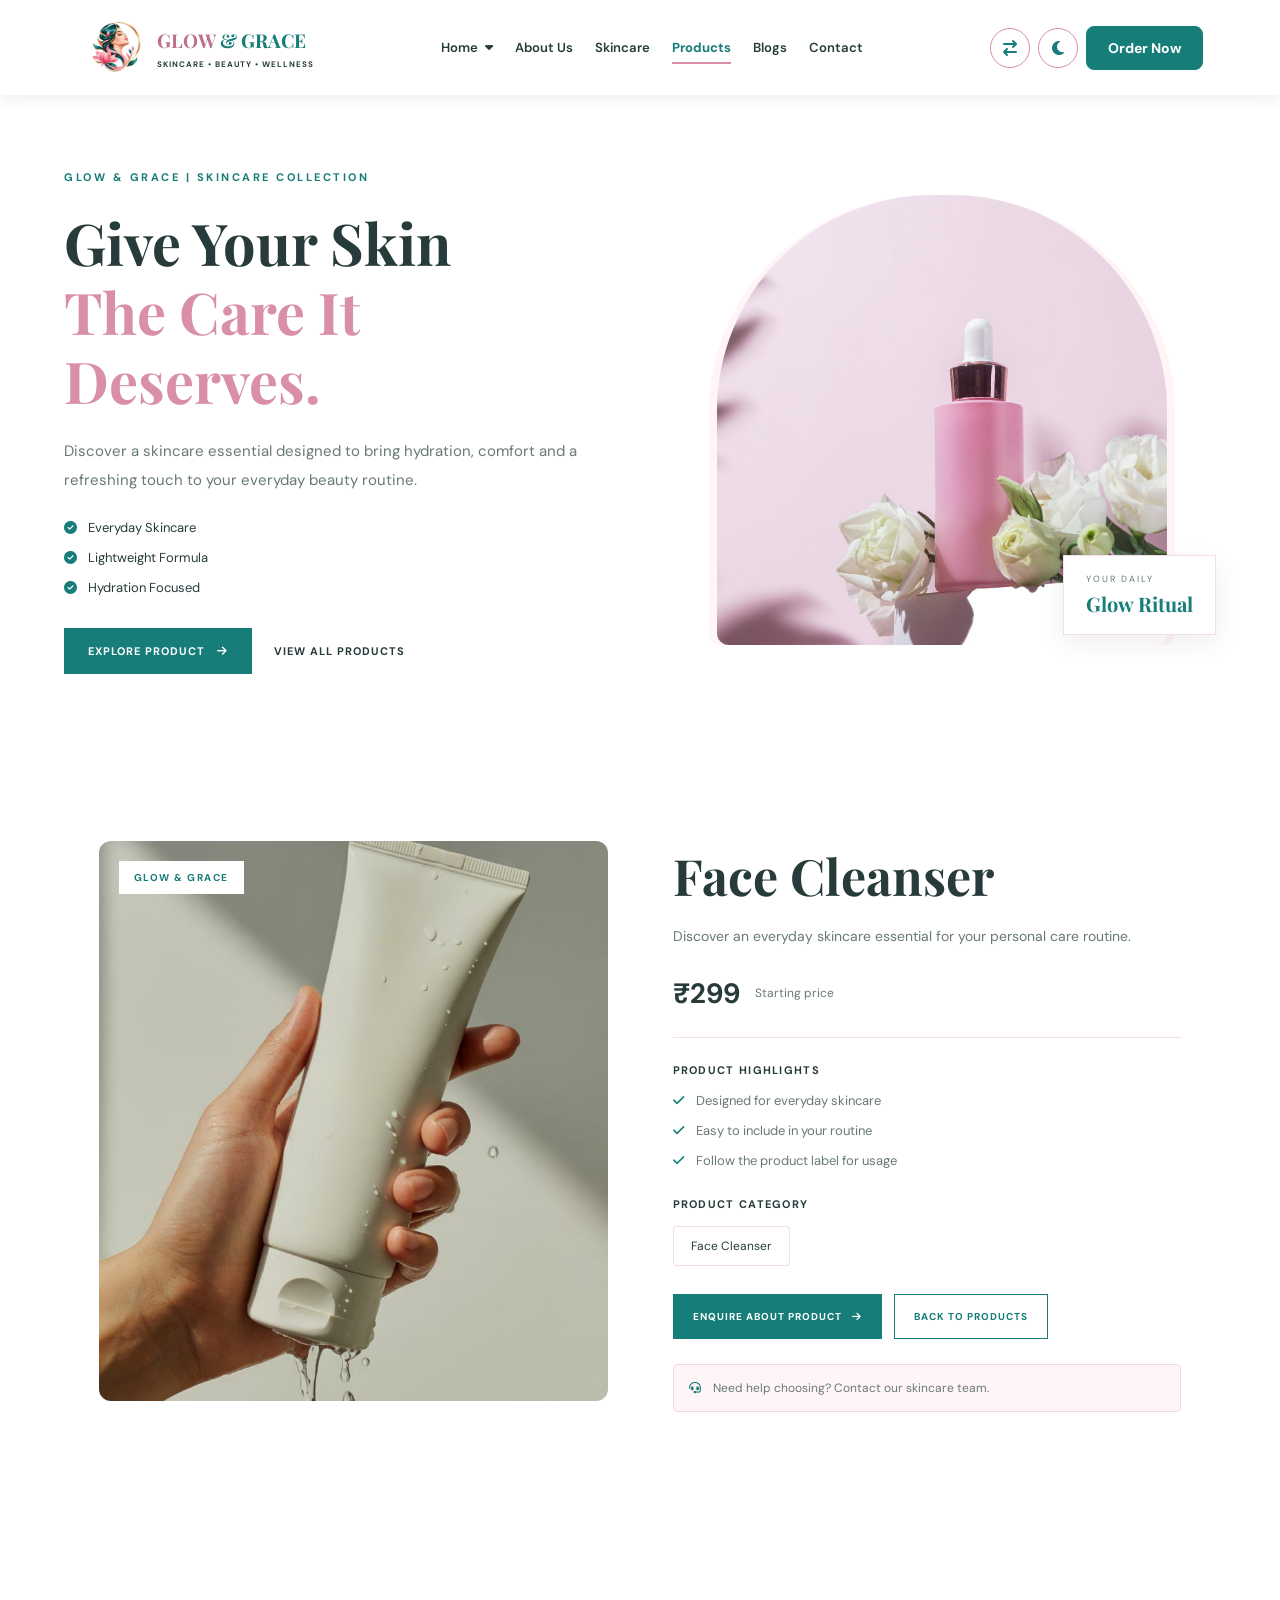
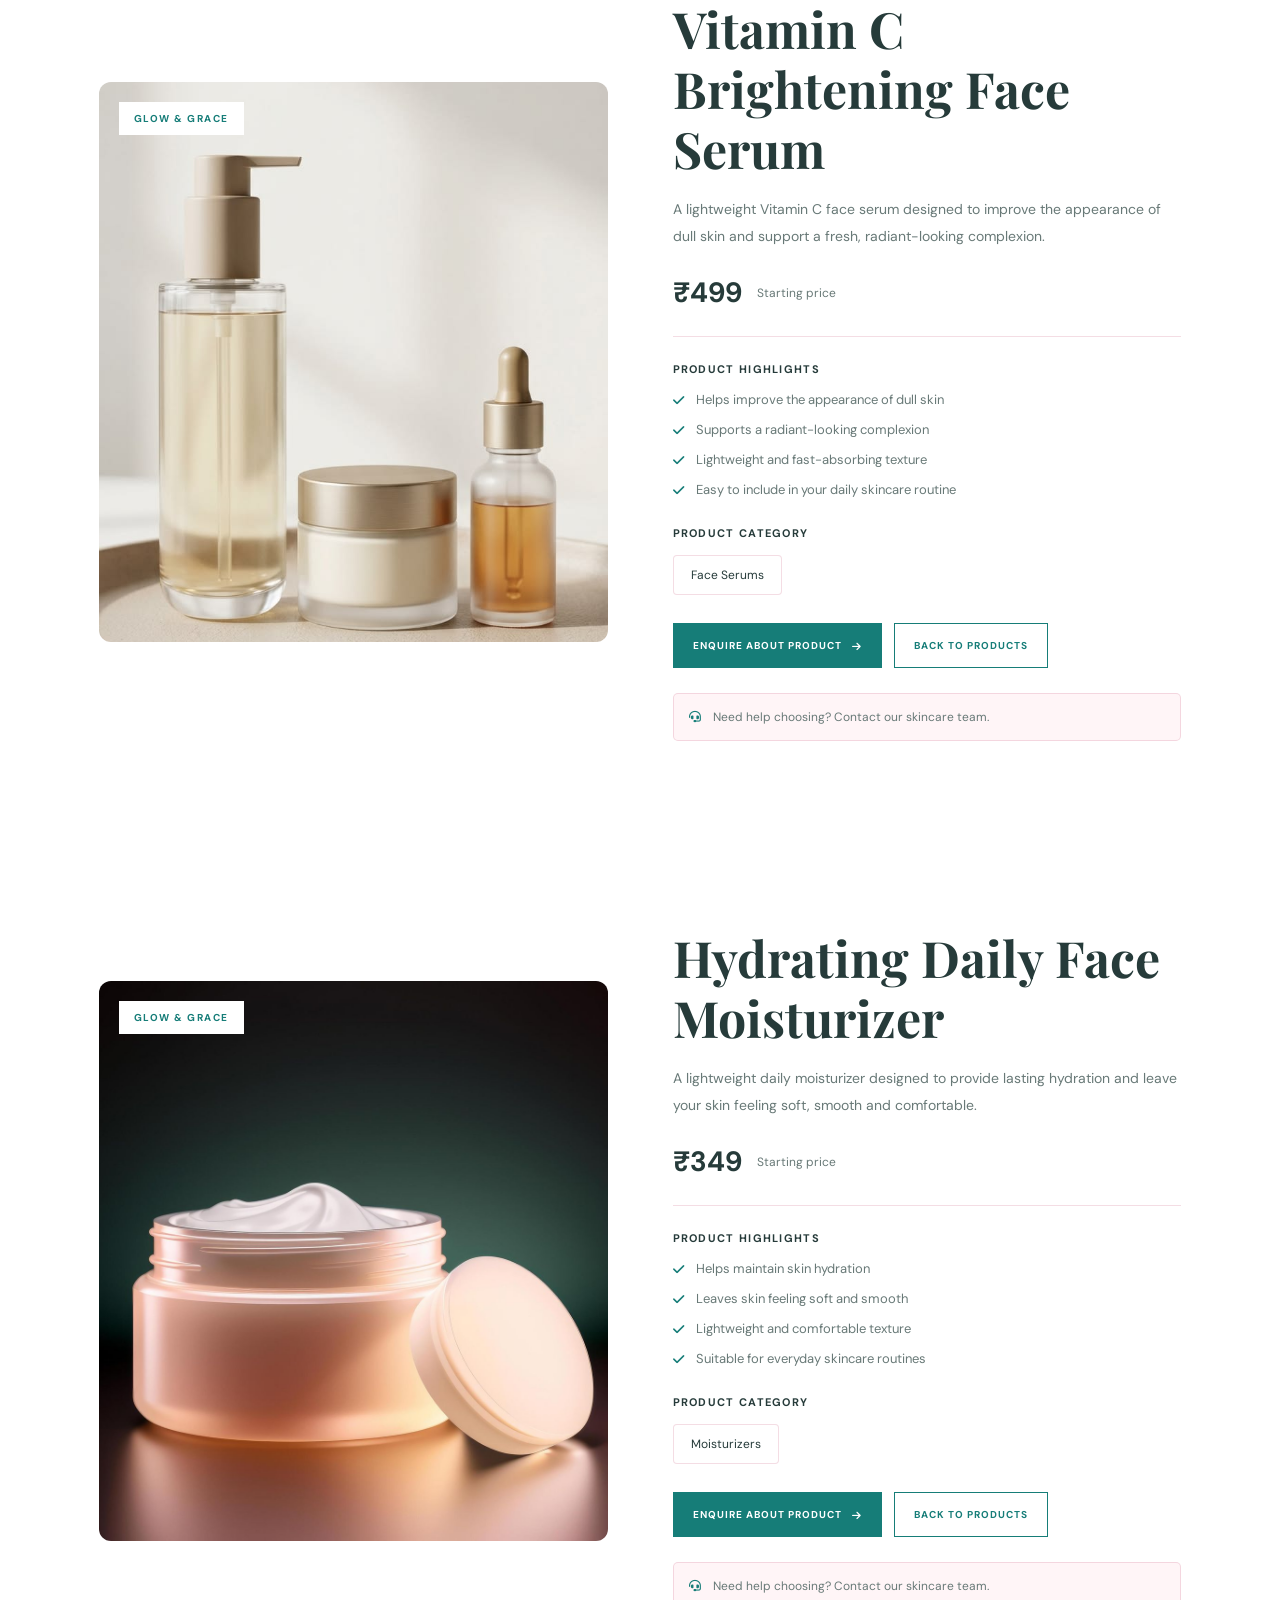
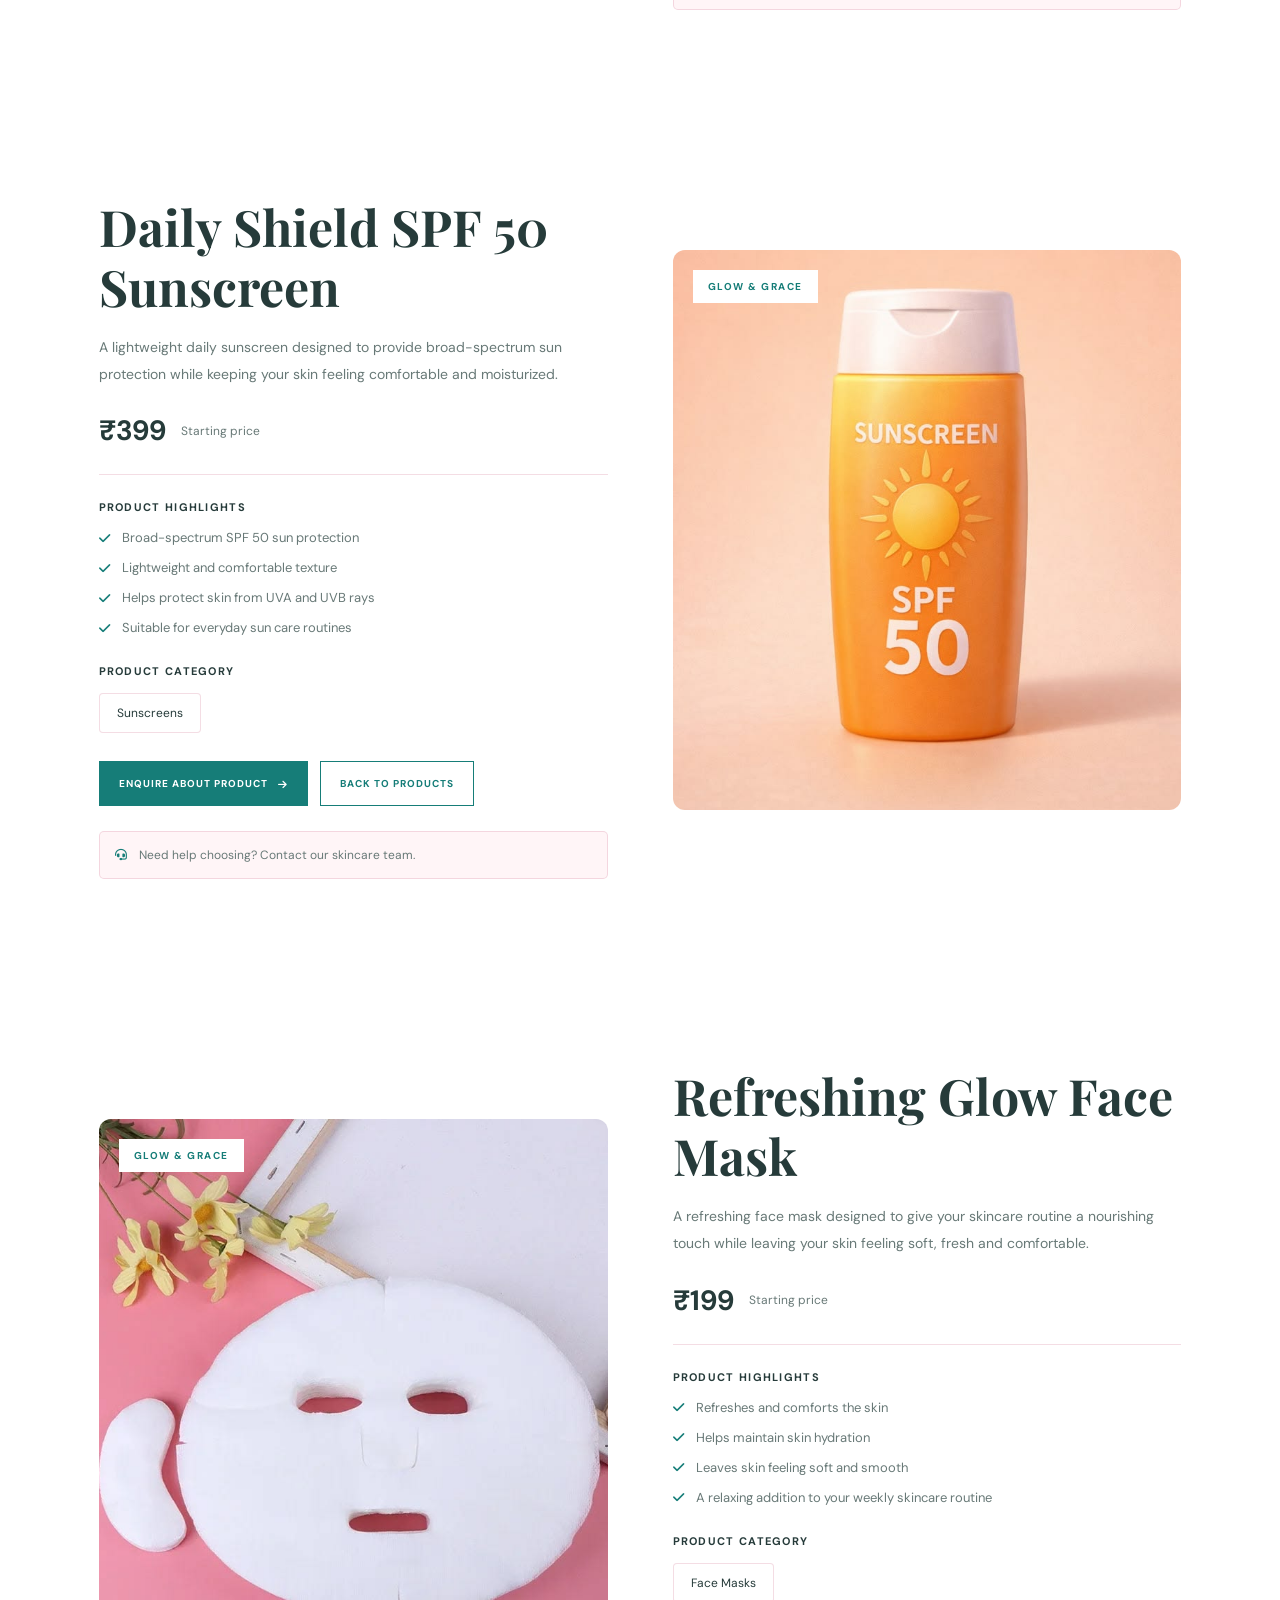
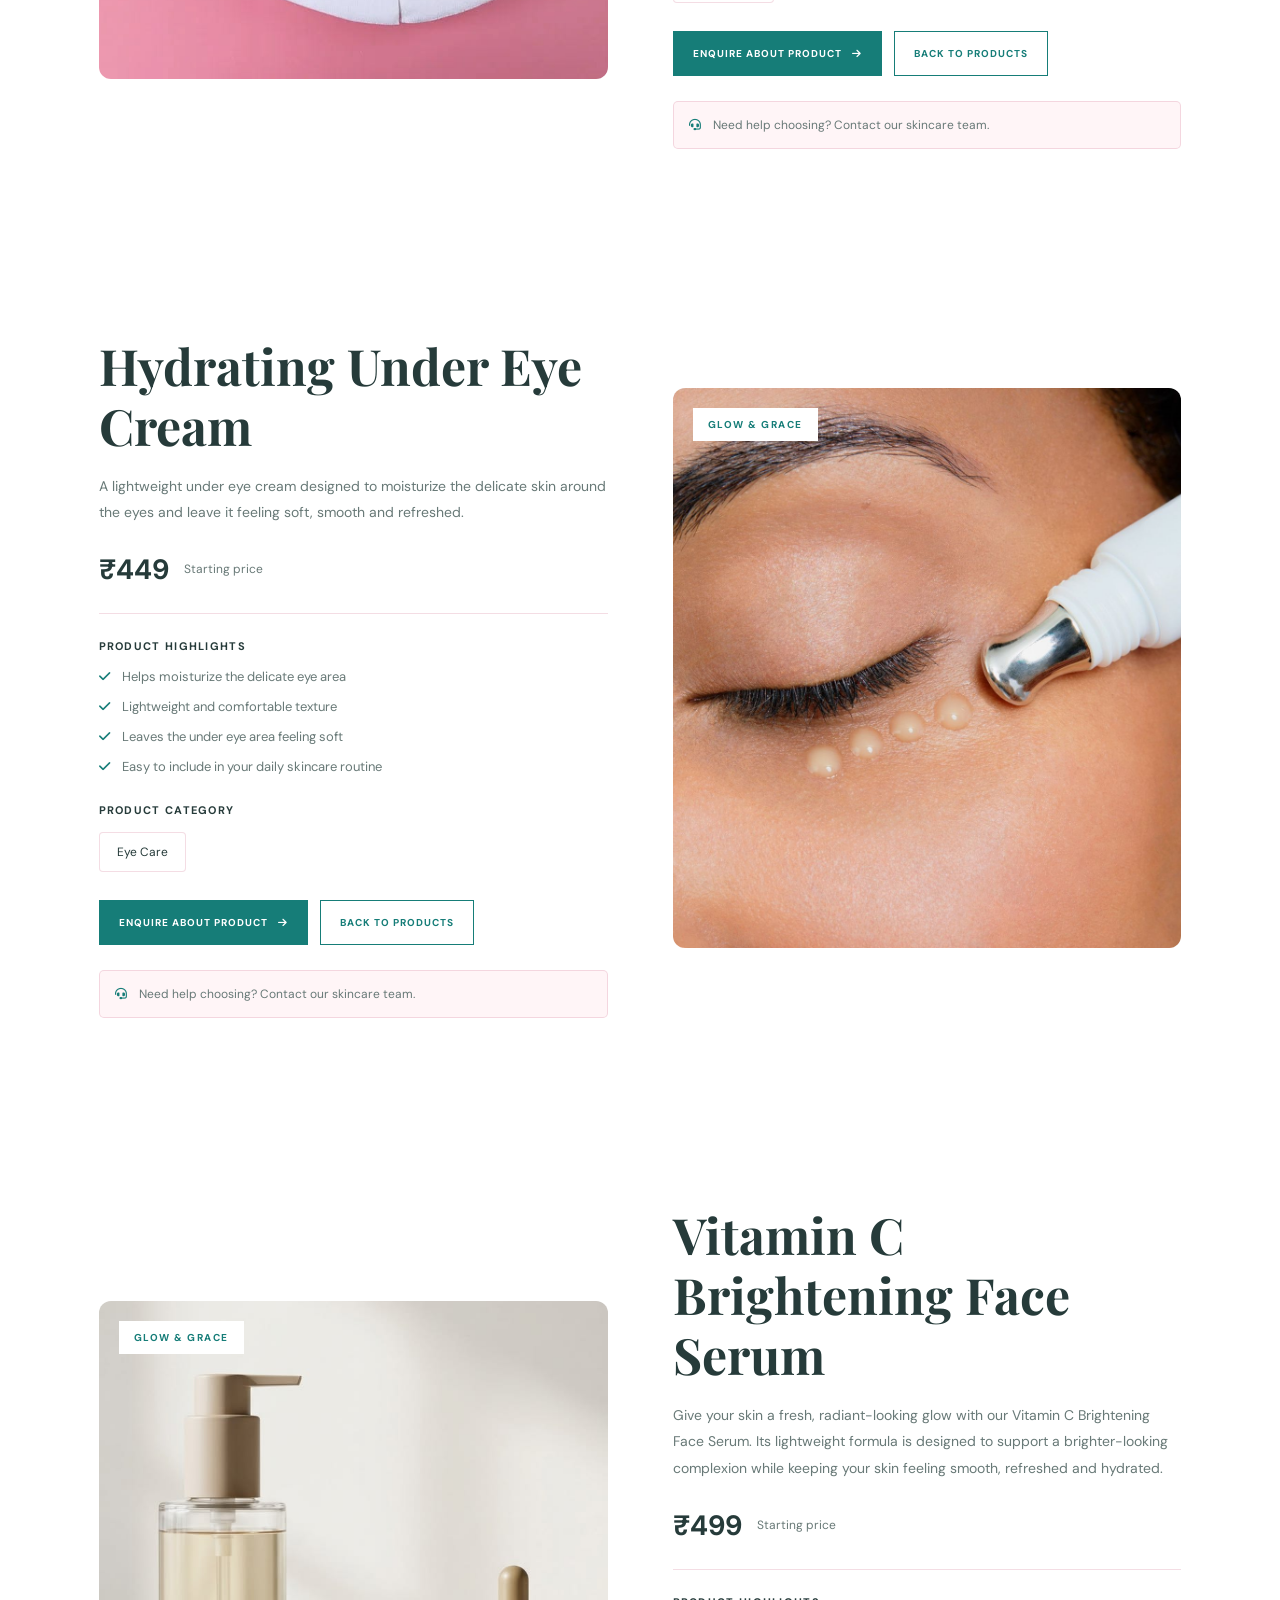
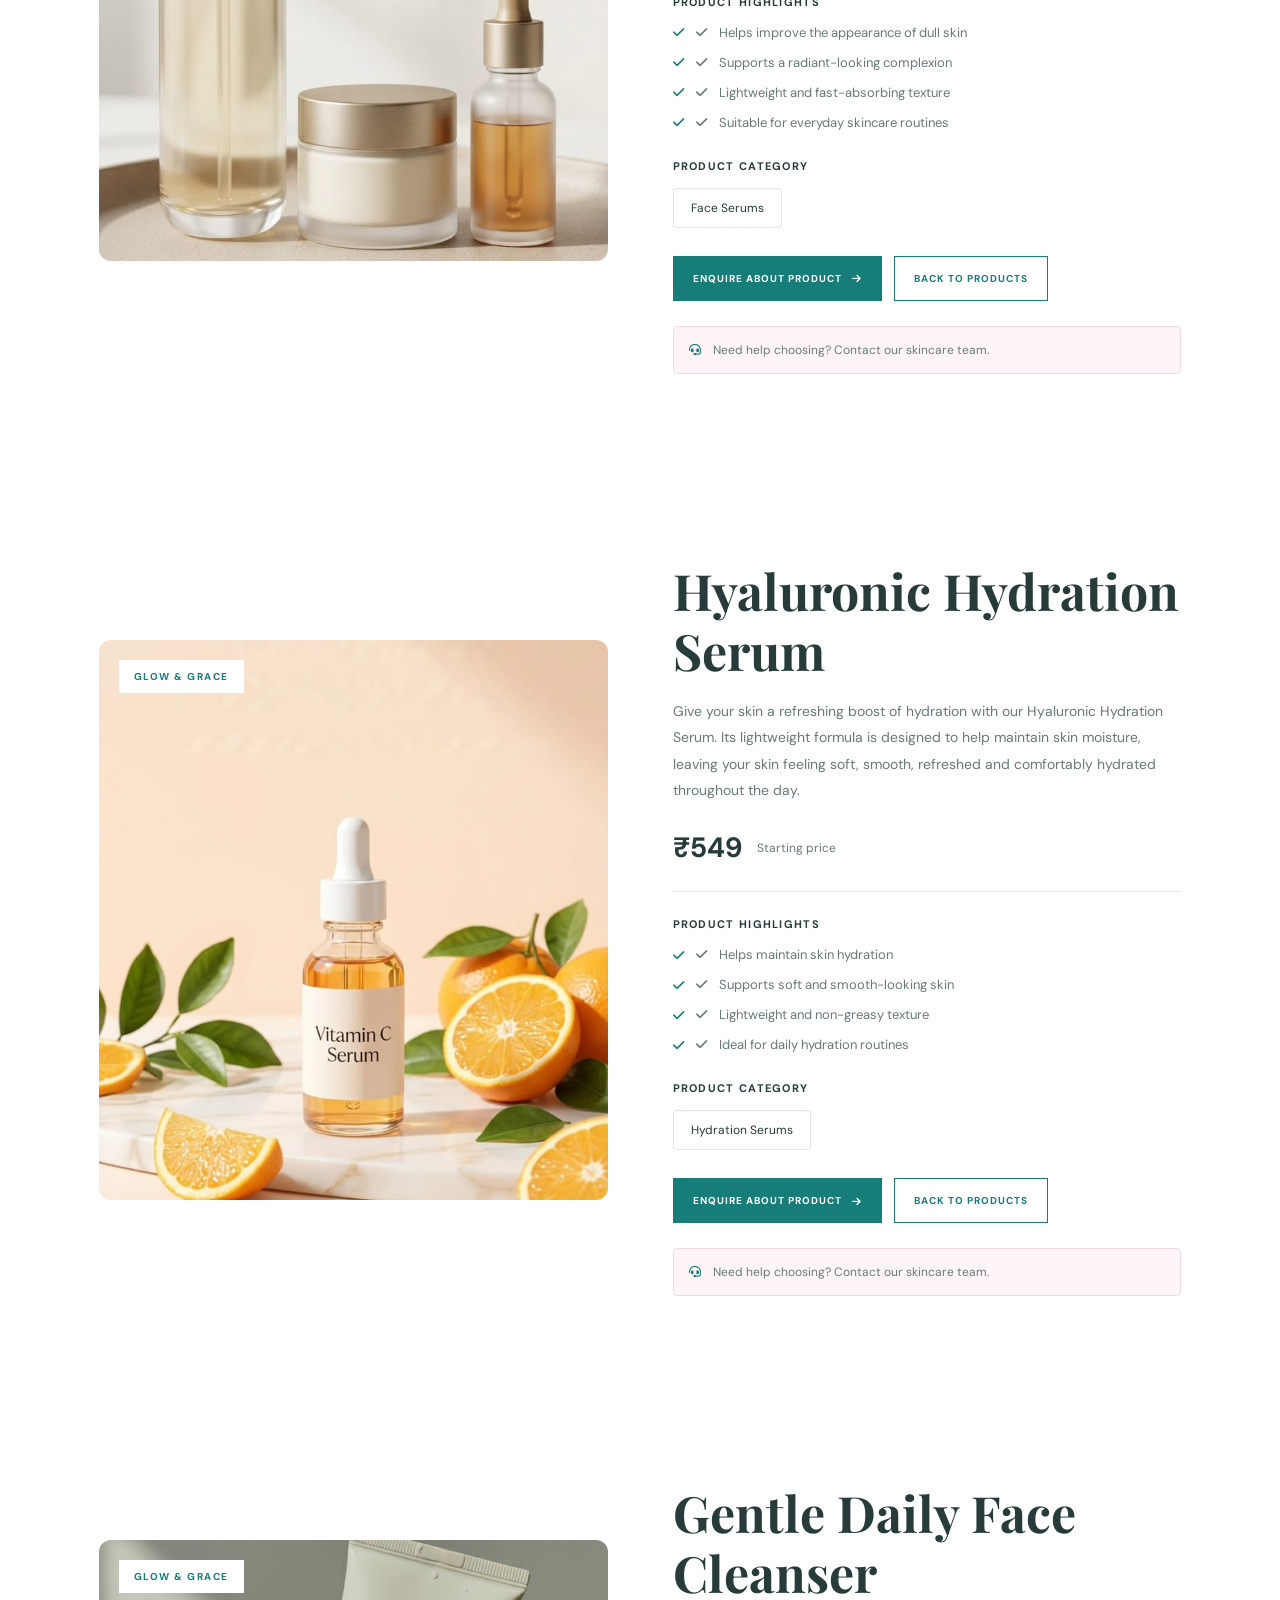
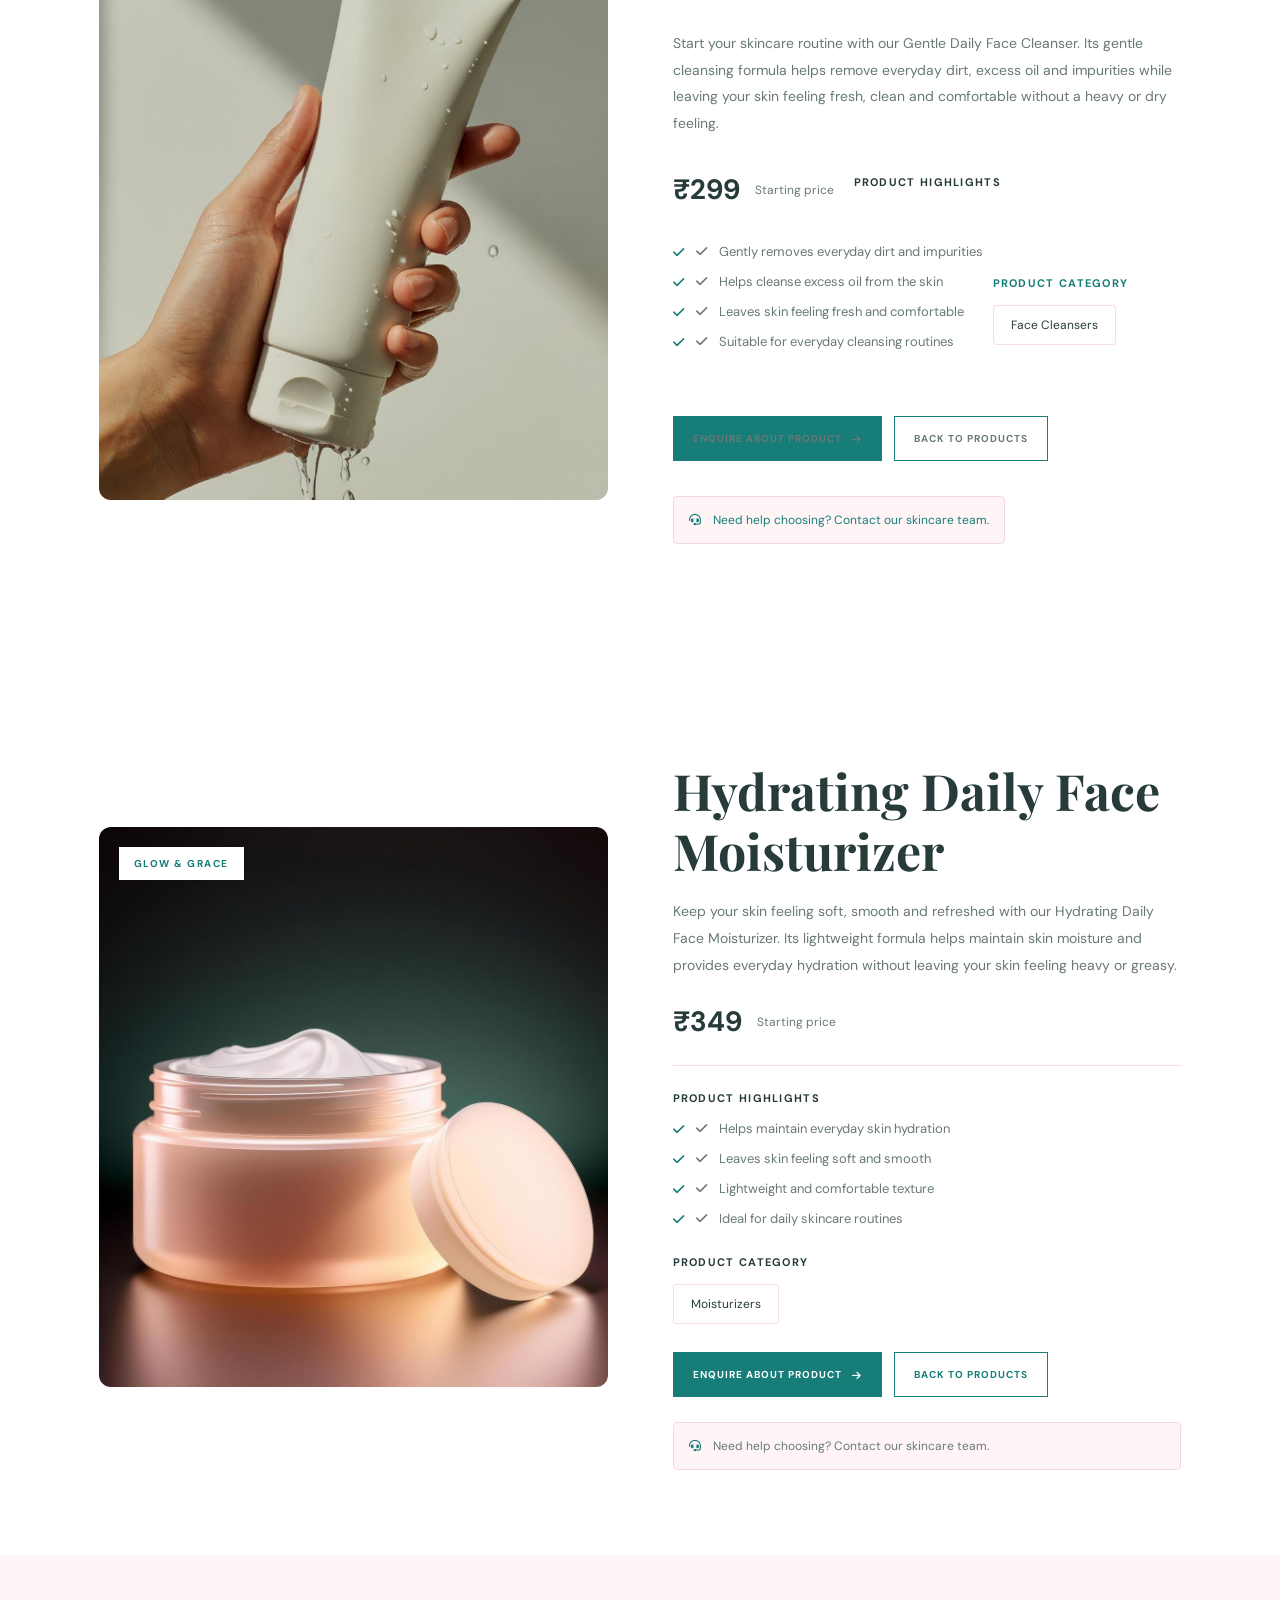
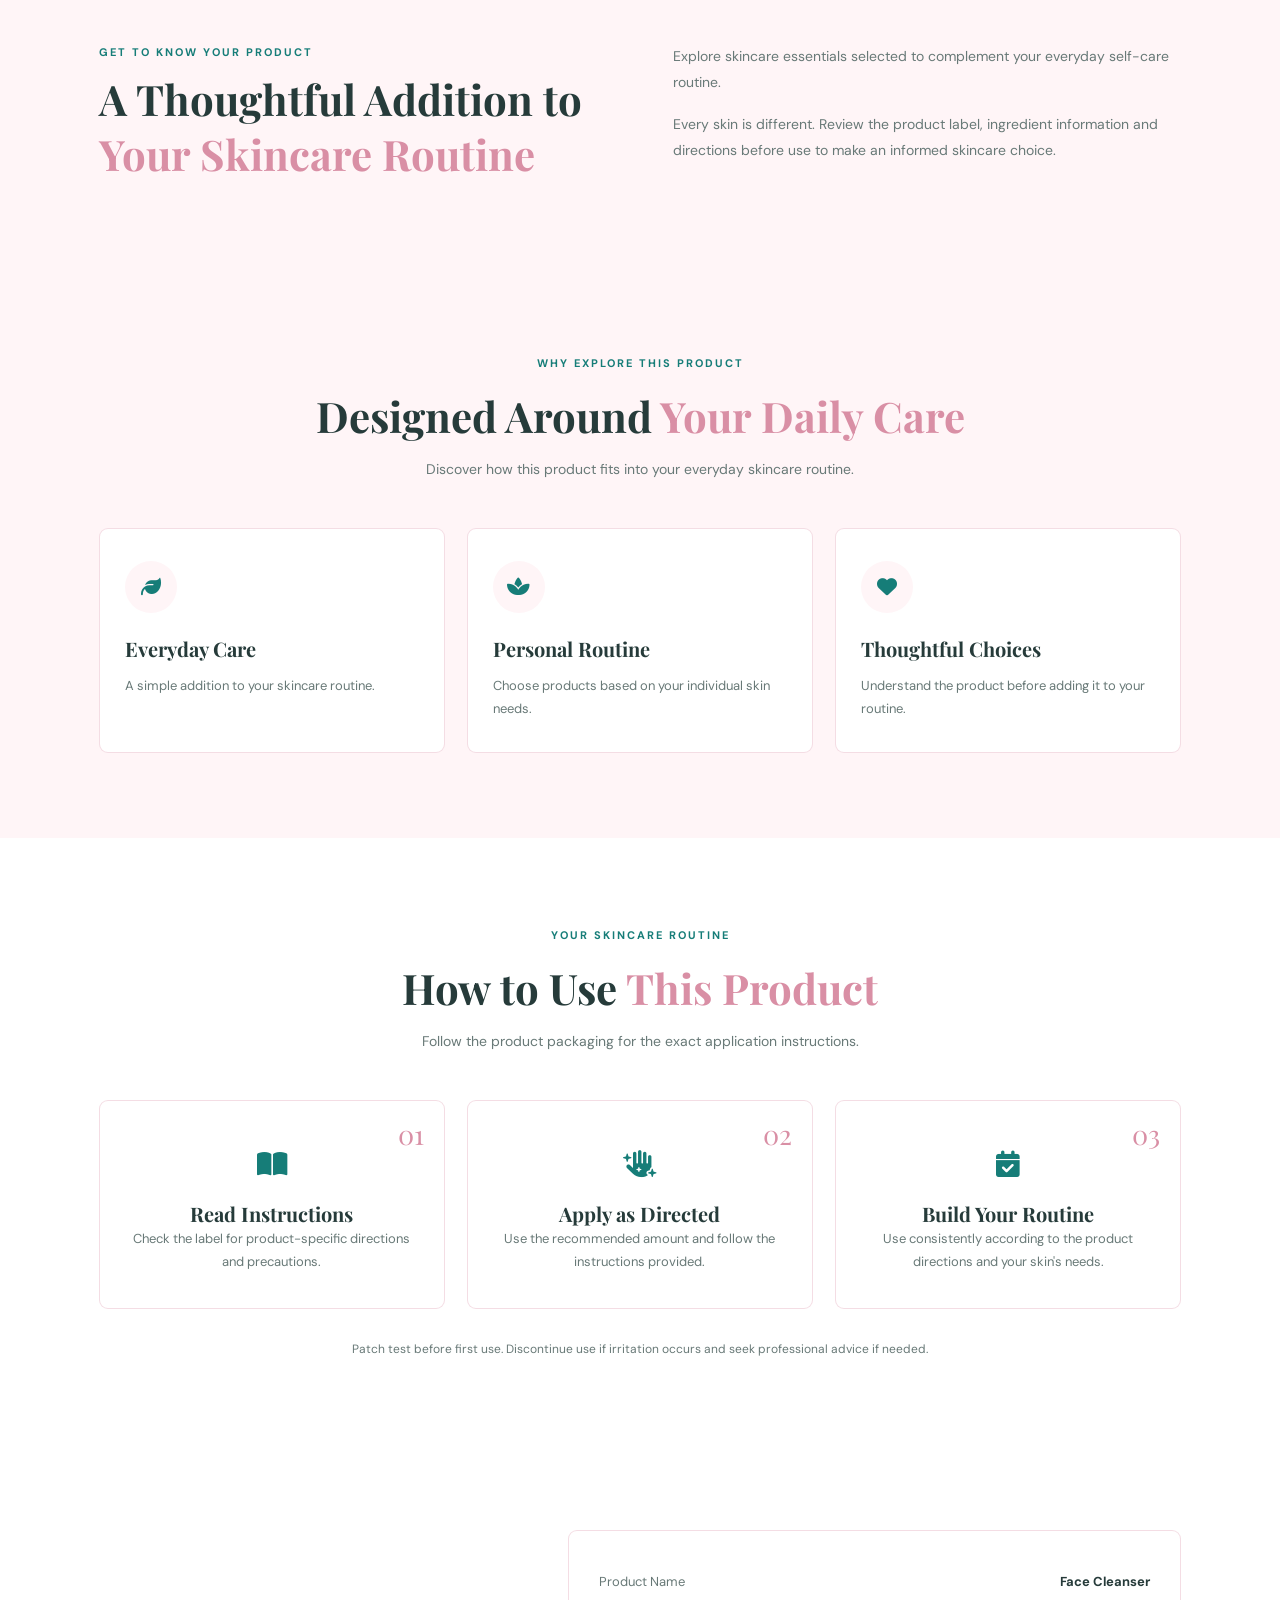
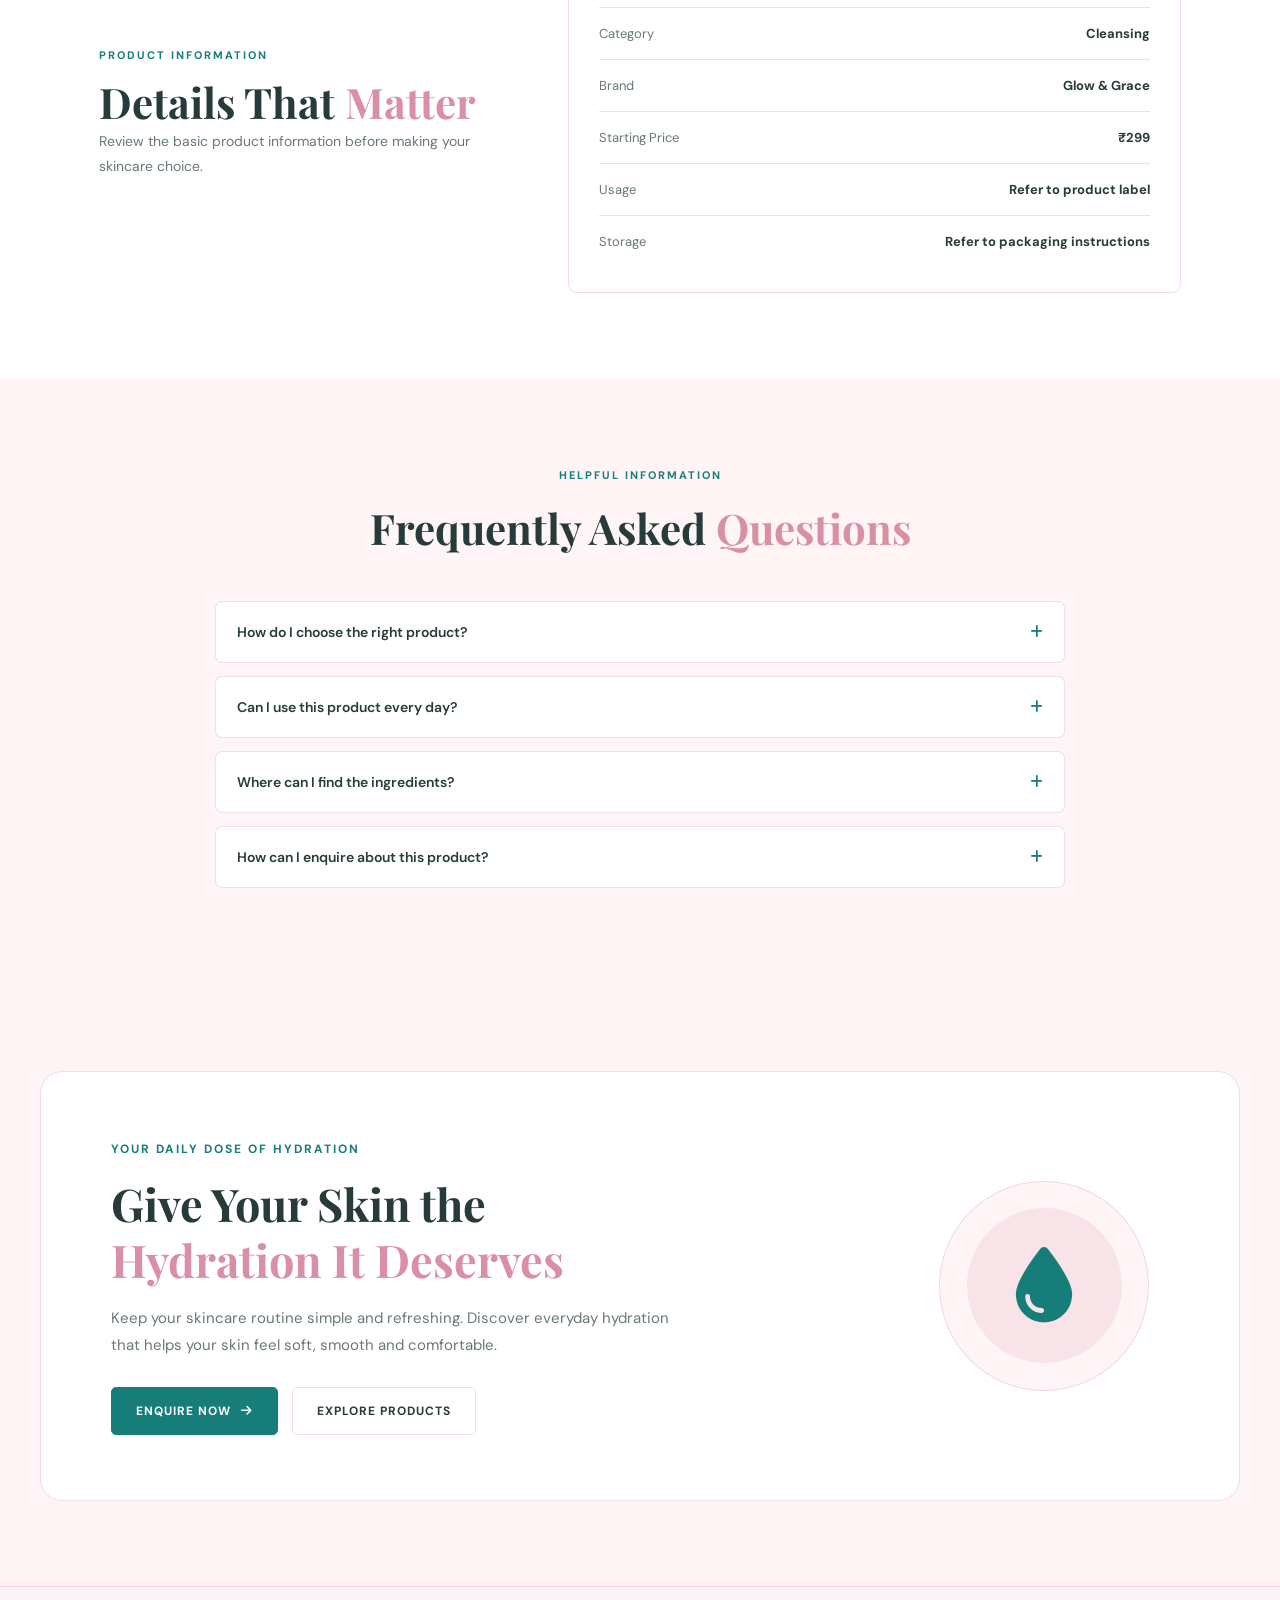
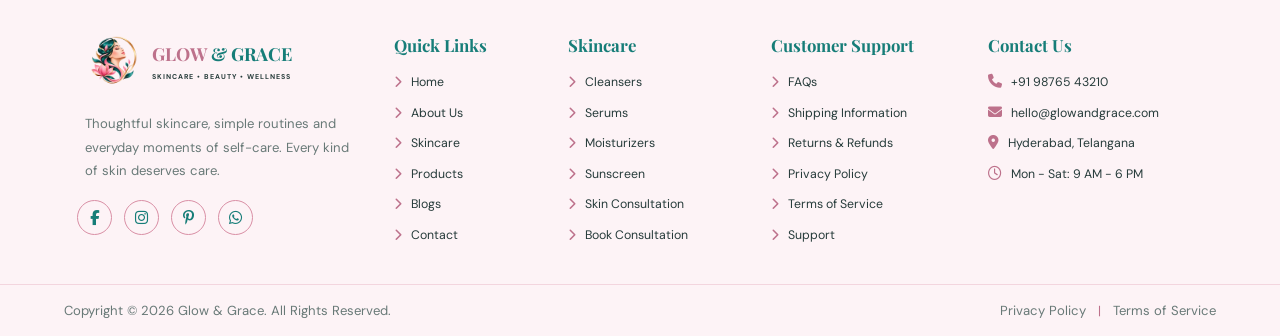
<file: product-details.html>
<!DOCTYPE html>
<html lang="en" dir="ltr" data-theme="light">
<head>
    <meta charset="UTF-8">
    <meta name="viewport" content="width=device-width, initial-scale=1.0">

    <title>Glow & Grace | Skincare & Beauty</title>

    <link rel="icon" type="image/png" href="Images/g&glogo1.png">
    <link rel="stylesheet" href="main.css">
    <link rel="stylesheet" href="products.css">
   <link rel="stylesheet" href="product-details.css">
    <script src="main.js" defer></script>
    <script src="product-details.js"></script>

    <link rel="stylesheet"
    href="https://cdnjs.cloudflare.com/ajax/libs/font-awesome/6.7.2/css/all.min.css">

    <link href="https://fonts.googleapis.com/css2?family=DM+Sans:wght@400;500;600;700&family=Playfair+Display:wght@600;700&display=swap" rel="stylesheet">
</head>

<body>

<!-- ================= HEADER ================= -->

<header class="header">

    <nav class="nav-bar">

        <div class="brand">

            <div class="brand-logo">
                <img src="Images/g&glogo1.png" alt="Glow & Grace Logo">
            </div>

            <div class="brand-title">
                <h1>GLOW <span>& GRACE</span></h1>
                <p>SKINCARE • BEAUTY • WELLNESS</p>
            </div>

        </div>

        <ul class="nav-links" id="navLinks">

            <li class="dropdown">

                <a href="index.html" class="home-btn" id="homeDropdownBtn" data-page="home">
                    Home
                    <span class="caret">
                        <i class="fa-solid fa-caret-down"></i>
                    </span>
                </a>

                <ul class="dropdown-menu" id="homeDropdown">
                    <li><a href="index.html">Home Classic</a></li>
                    <li><a href="home2.html">Home Standard</a></li>
                </ul>

            </li>

            <li><a href="about.html" class="nav-link" data-page="about">About Us</a></li>
            <li><a href="skincare.html" class="nav-link" data-page="skincare">Skincare</a></li>
            <li><a href="products.html" class="nav-link" data-page="products">Products</a></li>
            <li><a href="blog.html" class="nav-link" data-page="blog">Blogs</a></li>
            <li><a href="contact.html" class="nav-link" data-page="contact">Contact</a></li>

        </ul>

        <div class="toggles">

            <button class="utility-toggle" id="rtl-toggle"
                aria-label="Toggle RTL">
                <i class="fa-solid fa-arrow-right-arrow-left"></i>
            </button>

            <button class="utility-toggle" id="theme-toggle"
                aria-label="Toggle dark mode">
                <i class="fa-solid fa-moon"></i>
            </button>

            <a href="order.html" class="primary-btn">
                Order Now
            </a>

            <button class="menu-toggle" id="menu-toggle"
                aria-label="Toggle navigation">
                <i class="fa-solid fa-bars"></i>
            </button>

        </div>

    </nav>

</header>
<main>


<!-- =====================================
     PRODUCT DETAILS HERO SECTION
===================================== -->

<section class="pd-hero">

    <div class="pd-hero-container">

        <!-- LEFT CONTENT -->

        <div class="pd-hero-content">

            <span class="pd-hero-tag">
                GLOW & GRACE | SKINCARE COLLECTION
            </span>

            <h1>
                Give Your Skin
                <span>The Care It Deserves.</span>
            </h1>

            <p>
                Discover a skincare essential designed to bring
                hydration, comfort and a refreshing touch to
                your everyday beauty routine.
            </p>

            <div class="pd-hero-highlights">
                <span><i class="fas fa-check-circle"></i> Everyday Skincare</span>
                <span><i class="fas fa-check-circle"></i> Lightweight Formula</span>
                <span><i class="fas fa-check-circle"></i> Hydration Focused</span>
            </div>

            <div class="pd-hero-actions">
                <a href="#product-details" class="pd-hero-btn">
                    EXPLORE PRODUCT
                    <i class="fas fa-arrow-right"></i>
                </a>

                <a href="products.html" class="pd-hero-link">
                    VIEW ALL PRODUCTS
                </a>
            </div>

        </div>

        <!-- RIGHT IMAGE -->

        <div class="pd-hero-visual">

            <div class="pd-hero-image-bg"></div>

            <img src="Images/pd1.jpg"
                 alt="Glow and Grace skincare serum">

            <div class="pd-hero-note">
                <span>YOUR DAILY</span>
                <strong>Glow Ritual</strong>
            </div>

        </div>

    </div>

</section>



<!-- =========================================
     DYNAMIC PRODUCT DETAILS CONTENT
     GLOW & GRACE
========================================= -->

<main class="pdx-page">

    <!-- PRODUCT OVERVIEW -->

    <section class="pdx-overview" id="product-details">

        <div class="pdx-container">

            <div class="pdx-product-layout">

                <!-- PRODUCT IMAGE -->

                <div class="pdx-gallery">
                    <div class="pdx-main-image">
                        <span class="pdx-image-tag">GLOW & GRACE</span>

                        <img id="pdx-image"
                             src="Images/pp1.jpg"
                             alt="Skincare product">
                    </div>
                </div>

                <!-- PRODUCT INFORMATION -->

                <div class="pdx-info">

                   <!-- <div class="pdx-breadcrumb">
                        <a href="index.html">Home</a>
                        <i class="fas fa-angle-right"></i>
                        <a href="products.html">Products</a>
                        <i class="fas fa-angle-right"></i>
                        <span id="pdx-breadcrumb-name">Product Details</span>
                    </div>

                    <span class="pdx-category" id="pdx-category">
                        DAILY SKINCARE
                    </span>-->

                    <h1 id="pdx-name">Face Cleanser</h1>

                    <p class="pdx-description" id="pdx-description">
                        Discover an everyday skincare essential
                        for your personal care routine.
                    </p>

                    <div class="pdx-price-row">
                        <strong id="pdx-price">₹299</strong>
                        <span>Starting price</span>
                    </div>

                    <div class="pdx-divider"></div>

                    <h3 class="pdx-subheading">PRODUCT HIGHLIGHTS</h3>

                    <ul class="pdx-highlights" id="pdx-highlights">
                        <li>Designed for everyday skincare</li>
                        <li>Easy to include in your routine</li>
                        <li>Follow the product label for usage</li>
                    </ul>

                    <div class="pdx-size-area">
                        <span class="pdx-subheading">PRODUCT CATEGORY</span>
                        <div class="pdx-size-value" id="pdx-size">
                            Face Cleanser
                        </div>
                    </div>

                    <div class="pdx-actions">
                        <a href="contact.html" class="pdx-primary-btn">
                            ENQUIRE ABOUT PRODUCT
                            <i class="fas fa-arrow-right"></i>
                        </a>

                        <a href="products.html" class="pdx-secondary-btn">
                            BACK TO PRODUCTS
                        </a>
                    </div>

                    <div class="pdx-help-note">
                        <i class="fas fa-headset"></i>
                        <span>Need help choosing? Contact our skincare team.</span>
                    </div>

                </div>

            </div>

        </div>

    </section>


<!-- =====================================
     FACE SERUM PRODUCT OVERVIEW
     GLOW & GRACE
===================================== -->

<section class="pdx-overview" id="product-details">

    <div class="pdx-container">

        <div class="pdx-product-layout">

            <!-- PRODUCT IMAGE -->

            <div class="pdx-gallery">

                <div class="pdx-main-image">

                    <span class="pdx-image-tag">
                        GLOW & GRACE
                    </span>

                    <img
                        id="pdx-image"
                        src="Images/pp2.jpg"
                        alt="Vitamin C Brightening Face Serum"
                    >

                </div>

            </div>


            <!-- PRODUCT INFORMATION -->

            <div class="pdx-info">

               <!-- <div class="pdx-breadcrumb">

                    <a href="index.html">Home</a>

                    <i class="fas fa-angle-right"></i>

                    <a href="products.html">Products</a>

                    <i class="fas fa-angle-right"></i>

                    <span id="pdx-breadcrumb-name">
                        Face Serums11
                    </span>

                </div>


                <span class="pdx-category" id="pdx-category">
                    TARGETED SKINCARE
                </span>-->


                <h1 id="pdx-name">
                    Vitamin C Brightening Face Serum
                </h1>


                <p class="pdx-description" id="pdx-description">
                    A lightweight Vitamin C face serum designed
                    to improve the appearance of dull skin and
                    support a fresh, radiant-looking complexion.
                </p>


                <div class="pdx-price-row">

                    <strong id="pdx-price">
                        ₹499
                    </strong>

                    <span>Starting price</span>

                </div>


                <div class="pdx-divider"></div>


                <h3 class="pdx-subheading">
                    PRODUCT HIGHLIGHTS
                </h3>


                <ul class="pdx-highlights" id="pdx-highlights">

                    <li>
                        Helps improve the appearance of dull skin
                    </li>

                    <li>
                        Supports a radiant-looking complexion
                    </li>

                    <li>
                        Lightweight and fast-absorbing texture
                    </li>

                    <li>
                        Easy to include in your daily skincare routine
                    </li>

                </ul>


                <div class="pdx-size-area">

                    <span class="pdx-subheading">
                        PRODUCT CATEGORY
                    </span>

                    <div class="pdx-size-value" id="pdx-size">
                        Face Serums
                    </div>

                </div>


                <div class="pdx-actions">

                    <a href="contact.html" class="pdx-primary-btn">

                        ENQUIRE ABOUT PRODUCT

                        <i class="fas fa-arrow-right"></i>

                    </a>


                    <a href="products.html" class="pdx-secondary-btn">
                        BACK TO PRODUCTS
                    </a>

                </div>


                <div class="pdx-help-note">

                    <i class="fas fa-headset"></i>

                    <span>
                        Need help choosing? Contact our skincare team.
                    </span>

                </div>

            </div>

        </div>

    </div>

</section>


<!-- =====================================
     MOISTURIZER PRODUCT OVERVIEW
     GLOW & GRACE
===================================== -->

<section class="pdx-overview" id="product-details">

    <div class="pdx-container">

        <div class="pdx-product-layout">

            <!-- PRODUCT IMAGE -->

            <div class="pdx-gallery">

                <div class="pdx-main-image">

                    <span class="pdx-image-tag">
                        GLOW & GRACE
                    </span>

                    <img
                        id="pdx-image"
                        src="Images/pp3.jpg"
                        alt="Hydrating Daily Face Moisturizer"
                    >

                </div>

            </div>


            <!-- PRODUCT INFORMATION -->

            <div class="pdx-info">

              <!--  <div class="pdx-breadcrumb">

                    <a href="index.html">Home</a>

                    <i class="fas fa-angle-right"></i>

                    <a href="products.html">Products</a>

                    <i class="fas fa-angle-right"></i>

                    <span id="pdx-breadcrumb-name">
                        Moisturizers
                    </span>

                </div>


                <span class="pdx-category" id="pdx-category">
                    DAILY HYDRATION
                </span>-->


                <h1 id="pdx-name">
                    Hydrating Daily Face Moisturizer
                </h1>


                <p class="pdx-description" id="pdx-description">
                    A lightweight daily moisturizer designed to
                    provide lasting hydration and leave your skin
                    feeling soft, smooth and comfortable.
                </p>


                <div class="pdx-price-row">

                    <strong id="pdx-price">
                        ₹349
                    </strong>

                    <span>Starting price</span>

                </div>


                <div class="pdx-divider"></div>


                <h3 class="pdx-subheading">
                    PRODUCT HIGHLIGHTS
                </h3>


                <ul class="pdx-highlights" id="pdx-highlights">

                    <li>
                        Helps maintain skin hydration
                    </li>

                    <li>
                        Leaves skin feeling soft and smooth
                    </li>

                    <li>
                        Lightweight and comfortable texture
                    </li>

                    <li>
                        Suitable for everyday skincare routines
                    </li>

                </ul>


                <div class="pdx-size-area">

                    <span class="pdx-subheading">
                        PRODUCT CATEGORY
                    </span>

                    <div class="pdx-size-value" id="pdx-size">
                        Moisturizers
                    </div>

                </div>


                <div class="pdx-actions">

                    <a href="contact.html" class="pdx-primary-btn">

                        ENQUIRE ABOUT PRODUCT

                        <i class="fas fa-arrow-right"></i>

                    </a>


                    <a href="products.html" class="pdx-secondary-btn">
                        BACK TO PRODUCTS
                    </a>

                </div>


                <div class="pdx-help-note">

                    <i class="fas fa-headset"></i>

                    <span>
                        Need help choosing? Contact our skincare team.
                    </span>

                </div>

            </div>

        </div>

    </div>

</section>


<!-- =====================================
     SUNSCREEN PRODUCT OVERVIEW
     IMAGE RIGHT SIDE
     GLOW & GRACE
===================================== -->

<section class="pdx-overview pdx-image-right" id="product-details">

    <div class="pdx-container">

        <div class="pdx-product-layout">

            <!-- PRODUCT INFORMATION - LEFT SIDE -->

            <div class="pdx-info">

               <!-- <div class="pdx-breadcrumb">

                    <a href="index.html">Home</a>

                    <i class="fas fa-angle-right"></i>

                    <a href="products.html">Products</a>

                    <i class="fas fa-angle-right"></i>

                    <span id="pdx-breadcrumb-name">
                        Sunscreens
                    </span>

                </div>


                <span class="pdx-category" id="pdx-category">
                    DAILY PROTECTION
                </span>-->


                <h1 id="pdx-name">
                    Daily Shield SPF 50 Sunscreen
                </h1>


                <p class="pdx-description" id="pdx-description">
                    A lightweight daily sunscreen designed to
                    provide broad-spectrum sun protection while
                    keeping your skin feeling comfortable and
                    moisturized.
                </p>


                <div class="pdx-price-row">

                    <strong id="pdx-price">
                        ₹399
                    </strong>

                    <span>Starting price</span>

                </div>


                <div class="pdx-divider"></div>


                <h3 class="pdx-subheading">
                    PRODUCT HIGHLIGHTS
                </h3>


                <ul class="pdx-highlights" id="pdx-highlights">

                    <li>
                        Broad-spectrum SPF 50 sun protection
                    </li>

                    <li>
                        Lightweight and comfortable texture
                    </li>

                    <li>
                        Helps protect skin from UVA and UVB rays
                    </li>

                    <li>
                        Suitable for everyday sun care routines
                    </li>

                </ul>


                <div class="pdx-size-area">

                    <span class="pdx-subheading">
                        PRODUCT CATEGORY
                    </span>

                    <div class="pdx-size-value" id="pdx-size">
                        Sunscreens
                    </div>

                </div>


                <div class="pdx-actions">

                    <a href="contact.html" class="pdx-primary-btn">

                        ENQUIRE ABOUT PRODUCT

                        <i class="fas fa-arrow-right"></i>

                    </a>


                    <a href="products.html" class="pdx-secondary-btn">
                        BACK TO PRODUCTS
                    </a>

                </div>


                <div class="pdx-help-note">

                    <i class="fas fa-headset"></i>

                    <span>
                        Need help choosing? Contact our skincare team.
                    </span>

                </div>

            </div>


            <!-- PRODUCT IMAGE - RIGHT SIDE -->

            <div class="pdx-gallery">

                <div class="pdx-main-image">

                    <span class="pdx-image-tag">
                        GLOW & GRACE
                    </span>

                    <img
                        id="pdx-image"
                        src="Images/pp4.jpg"
                        alt="Daily Shield SPF 50 Sunscreen"
                    >

                </div>

            </div>

        </div>

    </div>

</section>

<!-- =====================================
     FACE MASK PRODUCT OVERVIEW
     IMAGE LEFT SIDE
     GLOW & GRACE
===================================== -->

<section class="pdx-overview" id="product-details">

    <div class="pdx-container">

        <div class="pdx-product-layout">

            <!-- PRODUCT IMAGE - LEFT SIDE -->

            <div class="pdx-gallery">

                <div class="pdx-main-image">

                    <span class="pdx-image-tag">
                        GLOW & GRACE
                    </span>

                    <img
                        id="pdx-image"
                        src="Images/pp5.jpg"
                        alt="Refreshing Glow Face Mask"
                    >

                </div>

            </div>


            <!-- PRODUCT INFORMATION - RIGHT SIDE -->

            <div class="pdx-info">

              <!--  <div class="pdx-breadcrumb">

                    <a href="index.html">Home</a>

                    <i class="fas fa-angle-right"></i>

                    <a href="products.html">Products</a>

                    <i class="fas fa-angle-right"></i>

                    <span id="pdx-breadcrumb-name">
                        Face Masks
                    </span>

                </div>


                <span class="pdx-category" id="pdx-category">
                    WEEKLY SKINCARE
                </span>-->


                <h1 id="pdx-name">
                    Refreshing Glow Face Mask
                </h1>


                <p class="pdx-description" id="pdx-description">
                    A refreshing face mask designed to give your
                    skincare routine a nourishing touch while
                    leaving your skin feeling soft, fresh and
                    comfortable.
                </p>


                <div class="pdx-price-row">

                    <strong id="pdx-price">
                        ₹199
                    </strong>

                    <span>Starting price</span>

                </div>


                <div class="pdx-divider"></div>


                <h3 class="pdx-subheading">
                    PRODUCT HIGHLIGHTS
                </h3>


                <ul class="pdx-highlights" id="pdx-highlights">

                    <li>
                        Refreshes and comforts the skin
                    </li>

                    <li>
                        Helps maintain skin hydration
                    </li>

                    <li>
                        Leaves skin feeling soft and smooth
                    </li>

                    <li>
                        A relaxing addition to your weekly skincare routine
                    </li>

                </ul>


                <div class="pdx-size-area">

                    <span class="pdx-subheading">
                        PRODUCT CATEGORY
                    </span>

                    <div class="pdx-size-value" id="pdx-size">
                        Face Masks
                    </div>

                </div>


                <div class="pdx-actions">

                    <a href="contact.html" class="pdx-primary-btn">

                        ENQUIRE ABOUT PRODUCT

                        <i class="fas fa-arrow-right"></i>

                    </a>


                    <a href="products.html" class="pdx-secondary-btn">
                        BACK TO PRODUCTS
                    </a>

                </div>


                <div class="pdx-help-note">

                    <i class="fas fa-headset"></i>

                    <span>
                        Need help choosing? Contact our skincare team.
                    </span>

                </div>

            </div>

        </div>

    </div>

</section>

<!-- =====================================
     EYE CARE PRODUCT OVERVIEW
     IMAGE RIGHT SIDE
     GLOW & GRACE
===================================== -->

<section class="pdx-overview pdx-image-right" id="product-details">

    <div class="pdx-container">

        <div class="pdx-product-layout">

            <!-- PRODUCT INFORMATION - LEFT SIDE -->

            <div class="pdx-info">

              <!--  <div class="pdx-breadcrumb">

                    <a href="index.html">Home</a>

                    <i class="fas fa-angle-right"></i>

                    <a href="products.html">Products</a>

                    <i class="fas fa-angle-right"></i>

                    <span id="pdx-breadcrumb-name">
                        Eye Care
                    </span>

                </div>


                <span class="pdx-category" id="pdx-category">
                    DELICATE CARE
                </span>-->


                <h1 id="pdx-name">
                    Hydrating Under Eye Cream
                </h1>


                <p class="pdx-description" id="pdx-description">
                    A lightweight under eye cream designed to
                    moisturize the delicate skin around the eyes
                    and leave it feeling soft, smooth and refreshed.
                </p>


                <div class="pdx-price-row">

                    <strong id="pdx-price">
                        ₹449
                    </strong>

                    <span>Starting price</span>

                </div>


                <div class="pdx-divider"></div>


                <h3 class="pdx-subheading">
                    PRODUCT HIGHLIGHTS
                </h3>


                <ul class="pdx-highlights" id="pdx-highlights">

                    <li>
                        Helps moisturize the delicate eye area
                    </li>

                    <li>
                        Lightweight and comfortable texture
                    </li>

                    <li>
                        Leaves the under eye area feeling soft
                    </li>

                    <li>
                        Easy to include in your daily skincare routine
                    </li>

                </ul>


                <div class="pdx-size-area">

                    <span class="pdx-subheading">
                        PRODUCT CATEGORY
                    </span>

                    <div class="pdx-size-value" id="pdx-size">
                        Eye Care
                    </div>

                </div>


                <div class="pdx-actions">

                    <a href="contact.html" class="pdx-primary-btn">

                        ENQUIRE ABOUT PRODUCT

                        <i class="fas fa-arrow-right"></i>

                    </a>


                    <a href="products.html" class="pdx-secondary-btn">
                        BACK TO PRODUCTS
                    </a>

                </div>


                <div class="pdx-help-note">

                    <i class="fas fa-headset"></i>

                    <span>
                        Need help choosing? Contact our skincare team.
                    </span>

                </div>

            </div>


            <!-- PRODUCT IMAGE - RIGHT SIDE -->

            <div class="pdx-gallery">

                <div class="pdx-main-image">

                    <span class="pdx-image-tag">
                        GLOW & GRACE
                    </span>

                    <img
                        id="pdx-image"
                        src="Images/pp6.jpg"
                        alt="Hydrating Under Eye Cream"
                    >

                </div>

            </div>

        </div>

    </div>

</section>

<!-- =====================================
     VITAMIN C BRIGHTENING FACE SERUM
     PRODUCT OVERVIEW
===================================== -->

<section class="pdx-overview" id="product-details">

    <div class="pdx-container">

        <div class="pdx-product-layout">

            <!-- LEFT SIDE IMAGE -->

            <div class="pdx-gallery">

                <div class="pdx-main-image">

                    <span class="pdx-image-tag">GLOW & GRACE</span>

                    <img
                        id="pdx-image"
                        src="Images/pp2.jpg"
                        alt="Vitamin C Brightening Face Serum"
                    >

                </div>

            </div>


            <!-- RIGHT SIDE CONTENT -->

            <div class="pdx-info">

             <!--   <div class="pdx-breadcrumb">

                    <a href="index.html">Home</a>

                    <i class="fas fa-angle-right"></i>

                    <a href="products.html">Products</a>

                    <i class="fas fa-angle-right"></i>

                    <span id="pdx-breadcrumb-name">Face Serum</span>

                </div>


                <span class="pdx-category" id="pdx-category">
                    TARGETED SKINCARE
                </span>-->


                <h1 id="pdx-name">
                    Vitamin C Brightening Face Serum
                </h1>


                <p class="pdx-description" id="pdx-description">
                    Give your skin a fresh, radiant-looking glow with our
                    Vitamin C Brightening Face Serum. Its lightweight
                    formula is designed to support a brighter-looking
                    complexion while keeping your skin feeling smooth,
                    refreshed and hydrated.
                </p>


                <div class="pdx-price-row">

                    <strong id="pdx-price">₹499</strong>

                    <span>Starting price</span>

                </div>


                <div class="pdx-divider"></div>


                <h3 class="pdx-subheading">
                    PRODUCT HIGHLIGHTS
                </h3>


                <ul class="pdx-highlights" id="pdx-highlights">

                    <li>
                        <i class="fas fa-check"></i>
                        Helps improve the appearance of dull skin
                    </li>

                    <li>
                        <i class="fas fa-check"></i>
                        Supports a radiant-looking complexion
                    </li>

                    <li>
                        <i class="fas fa-check"></i>
                        Lightweight and fast-absorbing texture
                    </li>

                    <li>
                        <i class="fas fa-check"></i>
                        Suitable for everyday skincare routines
                    </li>

                </ul>


                <div class="pdx-size-area">

                    <span class="pdx-subheading">
                        PRODUCT CATEGORY
                    </span>

                    <div class="pdx-size-value" id="pdx-size">
                        Face Serums
                    </div>

                </div>


                <div class="pdx-actions">

                    <a href="contact.html" class="pdx-primary-btn">
                        ENQUIRE ABOUT PRODUCT
                        <i class="fas fa-arrow-right"></i>
                    </a>

                    <a href="products.html" class="pdx-secondary-btn">
                        BACK TO PRODUCTS
                    </a>

                </div>


                <div class="pdx-help-note">

                    <i class="fas fa-headset"></i>

                    <span>
                        Need help choosing? Contact our skincare team.
                    </span>

                </div>

            </div>

        </div>

    </div>

</section>

<!-- =====================================
     HYALURONIC HYDRATION SERUM
     PRODUCT OVERVIEW
===================================== -->

<section class="pdx-overview pdx-image-right" id="product-details">

    <div class="pdx-container">

        <div class="pdx-product-layout">

            <!-- RIGHT SIDE IMAGE -->

            <div class="pdx-gallery">

                <div class="pdx-main-image">

                    <span class="pdx-image-tag">GLOW & GRACE</span>

                    <img
                        id="pdx-image"
                        src="Images/pp7.jpg"
                        alt="Hyaluronic Hydration Serum"
                    >

                </div>

            </div>


            <!-- LEFT SIDE CONTENT -->

            <div class="pdx-info">

              <!--  <div class="pdx-breadcrumb">

                    <a href="index.html">Home</a>

                    <i class="fas fa-angle-right"></i>

                    <a href="products.html">Products</a>

                    <i class="fas fa-angle-right"></i>

                    <span id="pdx-breadcrumb-name">Hydration Serum</span>

                </div>


                <span class="pdx-category" id="pdx-category">
                    DEEP HYDRATION
                </span>-->


                <h1 id="pdx-name">
                    Hyaluronic Hydration Serum
                </h1>


                <p class="pdx-description" id="pdx-description">
                    Give your skin a refreshing boost of hydration with
                    our Hyaluronic Hydration Serum. Its lightweight
                    formula is designed to help maintain skin moisture,
                    leaving your skin feeling soft, smooth, refreshed
                    and comfortably hydrated throughout the day.
                </p>


                <div class="pdx-price-row">

                    <strong id="pdx-price">₹549</strong>

                    <span>Starting price</span>

                </div>


                <div class="pdx-divider"></div>


                <h3 class="pdx-subheading">
                    PRODUCT HIGHLIGHTS
                </h3>


                <ul class="pdx-highlights" id="pdx-highlights">

                    <li>
                        <i class="fas fa-check"></i>
                        Helps maintain skin hydration
                    </li>

                    <li>
                        <i class="fas fa-check"></i>
                        Supports soft and smooth-looking skin
                    </li>

                    <li>
                        <i class="fas fa-check"></i>
                        Lightweight and non-greasy texture
                    </li>

                    <li>
                        <i class="fas fa-check"></i>
                        Ideal for daily hydration routines
                    </li>

                </ul>


                <div class="pdx-size-area">

                    <span class="pdx-subheading">
                        PRODUCT CATEGORY
                    </span>

                    <div class="pdx-size-value" id="pdx-size">
                        Hydration Serums
                    </div>

                </div>


                <div class="pdx-actions">

                    <a href="contact.html" class="pdx-primary-btn">
                        ENQUIRE ABOUT PRODUCT
                        <i class="fas fa-arrow-right"></i>
                    </a>

                    <a href="products.html" class="pdx-secondary-btn">
                        BACK TO PRODUCTS
                    </a>

                </div>


                <div class="pdx-help-note">

                    <i class="fas fa-headset"></i>

                    <span>
                        Need help choosing? Contact our skincare team.
                    </span>

                </div>

            </div>

        </div>

    </div>

</section>

<!-- =====================================
     GENTLE DAILY FACE CLEANSER
     PRODUCT OVERVIEW
===================================== -->

<section class="pdx-overview" id="product-details">

    <div class="pdx-container">

        <div class="pdx-product-layout">

            <!-- LEFT SIDE IMAGE -->

            <div class="pdx-gallery">

                <div class="pdx-main-image">

                    <span class="pdx-image-tag">GLOW & GRACE</span>

                    <img
                        id="pdx-image"
                        src="Images/pp1.jpg"
                        alt="Gentle Daily Face Cleanser"
                    >

                </div>

            </div>


            <!-- RIGHT SIDE CONTENT -->

            <div class="pdx-info">

                <div class="pdx-breadcrumb">

                 <!---   <a href="index.html">Home</a>

                    <i class="fas fa-angle-right"></i>

                    <a href="products.html">Products</a>

                    <i class="fas fa-angle-right"></i>

                    <span id="pdx-breadcrumb-name">Face Cleanser</span>

                </div>


                <span class="pdx-category" id="pdx-category">
                    DAILY SKINCARE
                </span>-->


                <h1 id="pdx-name">
                    Gentle Daily Face Cleanser
                </h1>


                <p class="pdx-description" id="pdx-description">
                    Start your skincare routine with our Gentle Daily
                    Face Cleanser. Its gentle cleansing formula helps
                    remove everyday dirt, excess oil and impurities
                    while leaving your skin feeling fresh, clean and
                    comfortable without a heavy or dry feeling.
                </p>


                <div class="pdx-price-row">

                    <strong id="pdx-price">₹299</strong>

                    <span>Starting price</span>

                </div>


                <div class="pdx-divider"></div>


                <h3 class="pdx-subheading">
                    PRODUCT HIGHLIGHTS
                </h3>


                <ul class="pdx-highlights" id="pdx-highlights">

                    <li>
                        <i class="fas fa-check"></i>
                        Gently removes everyday dirt and impurities
                    </li>

                    <li>
                        <i class="fas fa-check"></i>
                        Helps cleanse excess oil from the skin
                    </li>

                    <li>
                        <i class="fas fa-check"></i>
                        Leaves skin feeling fresh and comfortable
                    </li>

                    <li>
                        <i class="fas fa-check"></i>
                        Suitable for everyday cleansing routines
                    </li>

                </ul>


                <div class="pdx-size-area">

                    <span class="pdx-subheading">
                        PRODUCT CATEGORY
                    </span>

                    <div class="pdx-size-value" id="pdx-size">
                        Face Cleansers
                    </div>

                </div>


                <div class="pdx-actions">

                    <a href="contact.html" class="pdx-primary-btn">
                        ENQUIRE ABOUT PRODUCT
                        <i class="fas fa-arrow-right"></i>
                    </a>

                    <a href="products.html" class="pdx-secondary-btn">
                        BACK TO PRODUCTS
                    </a>

                </div>


                <div class="pdx-help-note">

                    <i class="fas fa-headset"></i>

                    <span>
                        Need help choosing? Contact our skincare team.
                    </span>

                </div>

            </div>

        </div>

    </div>

</section>

<!-- =====================================
     DAILY HYDRATION
     PRODUCT OVERVIEW
===================================== -->

<section class="pdx-overview pdx-image-right" id="product-details">

    <div class="pdx-container">

        <div class="pdx-product-layout">

            <!-- RIGHT SIDE IMAGE -->

            <div class="pdx-gallery">

                <div class="pdx-main-image">

                    <span class="pdx-image-tag">GLOW & GRACE</span>

                    <img
                        id="pdx-image"
                        src="Images/pp3.jpg"
                        alt="Hydrating Daily Face Moisturizer"
                    >

                </div>

            </div>


            <!-- LEFT SIDE CONTENT -->

            <div class="pdx-info">

             <!--   <div class="pdx-breadcrumb">

                    <a href="index.html">Home</a>

                    <i class="fas fa-angle-right"></i>

                    <a href="products.html">Products</a>

                    <i class="fas fa-angle-right"></i>

                    <span id="pdx-breadcrumb-name">Daily Hydration</span>

                </div>


                <span class="pdx-category" id="pdx-category">
                    DAILY HYDRATION
                </span>-->


                <h1 id="pdx-name">
                    Hydrating Daily Face Moisturizer
                </h1>


                <p class="pdx-description" id="pdx-description">
                    Keep your skin feeling soft, smooth and refreshed
                    with our Hydrating Daily Face Moisturizer. Its
                    lightweight formula helps maintain skin moisture
                    and provides everyday hydration without leaving
                    your skin feeling heavy or greasy.
                </p>


                <div class="pdx-price-row">

                    <strong id="pdx-price">₹349</strong>

                    <span>Starting price</span>

                </div>


                <div class="pdx-divider"></div>


                <h3 class="pdx-subheading">
                    PRODUCT HIGHLIGHTS
                </h3>


                <ul class="pdx-highlights" id="pdx-highlights">

                    <li>
                        <i class="fas fa-check"></i>
                        Helps maintain everyday skin hydration
                    </li>

                    <li>
                        <i class="fas fa-check"></i>
                        Leaves skin feeling soft and smooth
                    </li>

                    <li>
                        <i class="fas fa-check"></i>
                        Lightweight and comfortable texture
                    </li>

                    <li>
                        <i class="fas fa-check"></i>
                        Ideal for daily skincare routines
                    </li>

                </ul>


                <div class="pdx-size-area">

                    <span class="pdx-subheading">
                        PRODUCT CATEGORY
                    </span>

                    <div class="pdx-size-value" id="pdx-size">
                        Moisturizers
                    </div>

                </div>


                <div class="pdx-actions">

                    <a href="contact.html" class="pdx-primary-btn">
                        ENQUIRE ABOUT PRODUCT
                        <i class="fas fa-arrow-right"></i>
                    </a>

                    <a href="products.html" class="pdx-secondary-btn">
                        BACK TO PRODUCTS
                    </a>

                </div>


                <div class="pdx-help-note">

                    <i class="fas fa-headset"></i>

                    <span>
                        Need help choosing? Contact our skincare team.
                    </span>

                </div>

            </div>

        </div>

    </div>

</section>





    <!-- PRODUCT DESCRIPTION -->

    <section class="pdx-description-section">

        <div class="pdx-container pdx-description-layout">

            <div>
                <span class="pdx-eyebrow">GET TO KNOW YOUR PRODUCT</span>

                <h2>
                    A Thoughtful Addition to
                    <span>Your Skincare Routine</span>
                </h2>
            </div>

            <div>
                <p id="pdx-long-description">
                    Explore skincare essentials selected to complement
                    your everyday self-care routine.
                </p>

                <p>
                    Every skin is different. Review the product label,
                    ingredient information and directions before use
                    to make an informed skincare choice.
                </p>
            </div>

        </div>

    </section>


    <!-- PRODUCT BENEFITS -->

    <section class="pdx-benefits-section">

        <div class="pdx-container">

            <div class="pdx-heading">
                <span class="pdx-eyebrow">WHY EXPLORE THIS PRODUCT</span>
                <h2>Designed Around <span>Your Daily Care</span></h2>
                <p>
                    Discover how this product fits into your
                    everyday skincare routine.
                </p>
            </div>

            <div class="pdx-benefits-grid" id="pdx-benefits">

                <article class="pdx-benefit-card">
                    <i class="fas fa-leaf"></i>
                    <h3>Everyday Care</h3>
                    <p>A simple addition to your skincare routine.</p>
                </article>

                <article class="pdx-benefit-card">
                    <i class="fas fa-spa"></i>
                    <h3>Personal Routine</h3>
                    <p>Choose products based on your individual skin needs.</p>
                </article>

                <article class="pdx-benefit-card">
                    <i class="fas fa-heart"></i>
                    <h3>Thoughtful Choices</h3>
                    <p>Understand the product before adding it to your routine.</p>
                </article>

            </div>

        </div>

    </section>


    <!-- HOW TO USE -->

    <section class="pdx-usage-section">

        <div class="pdx-container">

            <div class="pdx-heading">
                <span class="pdx-eyebrow">YOUR SKINCARE ROUTINE</span>
                <h2>How to Use <span>This Product</span></h2>
                <p>
                    Follow the product packaging for the exact
                    application instructions.
                </p>
            </div>

            <div class="pdx-usage-grid">

                <div class="pdx-usage-card">
                    <span>01</span>
                    <i class="fas fa-book-open"></i>
                    <h3>Read Instructions</h3>
                    <p>
                        Check the label for product-specific directions
                        and precautions.
                    </p>
                </div>

                <div class="pdx-usage-card">
                    <span>02</span>
                    <i class="fas fa-hand-sparkles"></i>
                    <h3>Apply as Directed</h3>
                    <p>
                        Use the recommended amount and follow the
                        instructions provided.
                    </p>
                </div>

                <div class="pdx-usage-card">
                    <span>03</span>
                    <i class="fas fa-calendar-check"></i>
                    <h3>Build Your Routine</h3>
                    <p>
                        Use consistently according to the product
                        directions and your skin's needs.
                    </p>
                </div>

            </div>

            <p class="pdx-disclaimer">
                Patch test before first use. Discontinue use if irritation
                occurs and seek professional advice if needed.
            </p>

        </div>

    </section>


    <!-- PRODUCT INFORMATION -->

    <section class="pdx-details-section">

        <div class="pdx-container pdx-details-layout">

            <div class="pdx-details-intro">
                <span class="pdx-eyebrow">PRODUCT INFORMATION</span>
                <h2>Details That <span>Matter</span></h2>
                <p>
                    Review the basic product information before
                    making your skincare choice.
                </p>
            </div>

            <div class="pdx-details-table">

                <div>
                    <span>Product Name</span>
                    <strong id="pdx-detail-name">Face Cleanser</strong>
                </div>

                <div>
                    <span>Category</span>
                    <strong id="pdx-detail-category">Cleansing</strong>
                </div>

                <div>
                    <span>Brand</span>
                    <strong>Glow & Grace</strong>
                </div>

                <div>
                    <span>Starting Price</span>
                    <strong id="pdx-detail-price">₹299</strong>
                </div>

                <div>
                    <span>Usage</span>
                    <strong>Refer to product label</strong>
                </div>

                <div>
                    <span>Storage</span>
                    <strong>Refer to packaging instructions</strong>
                </div>

            </div>

        </div>

    </section>


    <!-- PRODUCT FAQ -->

    <section class="pdx-faq-section">

        <div class="pdx-container">

            <div class="pdx-heading">
                <span class="pdx-eyebrow">HELPFUL INFORMATION</span>
                <h2>Frequently Asked <span>Questions</span></h2>
            </div>

            <div class="pdx-faq-list">

                <div class="pdx-faq-item">
                    <button type="button" class="pdx-faq-question"
                            aria-expanded="false">
                        How do I choose the right product?
                        <i class="fas fa-plus"></i>
                    </button>
                    <div class="pdx-faq-answer">
                        <p>
                            Consider your skin type, skin concerns and
                            the product's ingredient information. You can
                            also contact our team for product guidance.
                        </p>
                    </div>
                </div>

                <div class="pdx-faq-item">
                    <button type="button" class="pdx-faq-question"
                            aria-expanded="false">
                        Can I use this product every day?
                        <i class="fas fa-plus"></i>
                    </button>
                    <div class="pdx-faq-answer">
                        <p>
                            Follow the frequency and usage instructions
                            provided on the product packaging.
                        </p>
                    </div>
                </div>

                <div class="pdx-faq-item">
                    <button type="button" class="pdx-faq-question"
                            aria-expanded="false">
                        Where can I find the ingredients?
                        <i class="fas fa-plus"></i>
                    </button>
                    <div class="pdx-faq-answer">
                        <p>
                            Refer to the product packaging for the
                            complete ingredient list and precautions.
                        </p>
                    </div>
                </div>

                <div class="pdx-faq-item">
                    <button type="button" class="pdx-faq-question"
                            aria-expanded="false">
                        How can I enquire about this product?
                        <i class="fas fa-plus"></i>
                    </button>
                    <div class="pdx-faq-answer">
                        <p>
                            Visit our Contact page and send your enquiry
                            to the Glow & Grace team.
                        </p>
                    </div>
                </div>

            </div>

        </div>

    </section>

</main>

<!-- =====================================
     DAILY HYDRATION CTA SECTION
     GLOW & GRACE
===================================== -->

<section class="pdx-cta">

    <div class="pdx-cta-container">

        <div class="pdx-cta-content">

            <span class="pdx-cta-label">
                YOUR DAILY DOSE OF HYDRATION
            </span>

            <h2>
                Give Your Skin the
                <span>Hydration It Deserves</span>
            </h2>

            <p>
                Keep your skincare routine simple and refreshing.
                Discover everyday hydration that helps your skin
                feel soft, smooth and comfortable.
            </p>

            <div class="pdx-cta-actions">

                <a href="contact.html" class="pdx-cta-primary">
                    ENQUIRE NOW
                    <i class="fas fa-arrow-right"></i>
                </a>

                <a href="products.html" class="pdx-cta-secondary">
                    EXPLORE PRODUCTS
                </a>

            </div>

        </div>

        <div class="pdx-cta-decoration">
            <span class="pdx-cta-circle"></span>
            <span class="pdx-cta-small-circle"></span>
            <i class="fas fa-droplet"></i>
        </div>

    </div>

</section>
  

</main>
<!--footer-->

<footer class="footer">

    <div class="footer-bar">

        <div class="footer-container">

            <div class="footer-brand">

                <div class="footer-brand-logo">
                    <img src="Images/g&glogo1.png" alt="Glow & Grace Logo">
                </div>

                <div class="footer-brand-title">
                    <h2>GLOW <span>& GRACE</span></h2>
                    <p>SKINCARE • BEAUTY • WELLNESS</p>
                </div>

            </div>

            <div class="brand-info">
                <p>
                    Thoughtful skincare, simple routines and everyday
                    moments of self-care. Every kind of skin deserves care.
                </p>
            </div>

            <div class="social-icons">

                <a href="#" aria-label="Facebook">
                    <i class="fa-brands fa-facebook-f"></i>
                </a>

                <a href="#" aria-label="Instagram">
                    <i class="fa-brands fa-instagram"></i>
                </a>

                <a href="#" aria-label="Pinterest">
                    <i class="fa-brands fa-pinterest-p"></i>
                </a>

                <a href="#" aria-label="WhatsApp">
                    <i class="fa-brands fa-whatsapp"></i>
                </a>

            </div>

        </div>


        <div class="footer-box">

            <h3>Quick Links</h3>

            <a href="index.html"><i class="fa-solid fa-chevron-right"></i> Home</a>
            <a href="about.html"><i class="fa-solid fa-chevron-right"></i> About Us</a>
            <a href="services.html"><i class="fa-solid fa-chevron-right"></i> Skincare</a>
            <a href="products.html"><i class="fa-solid fa-chevron-right"></i> Products</a>
            <a href="blog.html"><i class="fa-solid fa-chevron-right"></i> Blogs</a>
            <a href="contact.html"><i class="fa-solid fa-chevron-right"></i> Contact</a>

        </div>


        <div class="footer-box">

            <h3>Skincare</h3>

            <a href="products.html"><i class="fa-solid fa-chevron-right"></i> Cleansers</a>
            <a href="products.html"><i class="fa-solid fa-chevron-right"></i> Serums</a>
            <a href="products.html"><i class="fa-solid fa-chevron-right"></i> Moisturizers</a>
            <a href="products.html"><i class="fa-solid fa-chevron-right"></i> Sunscreen</a>
            <a href="services.html"><i class="fa-solid fa-chevron-right"></i> Skin Consultation</a>
            <a href="booking.html"><i class="fa-solid fa-chevron-right"></i> Book Consultation</a>

        </div>


        <div class="footer-box">

            <h3>Customer Support</h3>

            <a href="contact.html"><i class="fa-solid fa-chevron-right"></i> FAQs</a>
            <a href="contact.html"><i class="fa-solid fa-chevron-right"></i> Shipping Information</a>
            <a href="contact.html"><i class="fa-solid fa-chevron-right"></i> Returns & Refunds</a>
            <a href="privacy-policy.html"><i class="fa-solid fa-chevron-right"></i> Privacy Policy</a>
            <a href="terms-of-service.html"><i class="fa-solid fa-chevron-right"></i> Terms of Service</a>
            <a href="contact.html"><i class="fa-solid fa-chevron-right"></i> Support</a>

        </div>


        <div class="footer-box">

            <h3>Contact Us</h3>

            <p><i class="fa-solid fa-phone"></i> +91 98765 43210</p>

            <p><i class="fa-solid fa-envelope"></i> hello@glowandgrace.com</p>

            <p><i class="fa-solid fa-location-dot"></i> Hyderabad, Telangana</p>

            <p><i class="fa-regular fa-clock"></i> Mon - Sat: 9 AM - 6 PM</p>

        </div>

    </div>

    <div class="footer-bottom">

        <p>
            Copyright © 2026 Glow & Grace. All Rights Reserved.
        </p>

        <div class="footer-legal-links">
            <a href="privacy-policy.html">Privacy Policy</a>
            <span>|</span>
            <a href="terms-of-service.html">Terms of Service</a>
        </div>

    </div>

</footer>


<script>

/* =========================================
   GLOW & GRACE
   DYNAMIC PRODUCT DETAILS
========================================= */

const productsData = {

    cleanser: {
        name: "Face Cleansers",
        category: "DAILY CLEANSING",
        price: "₹299",
        image: "Images/pp1.jpg",
        description:
            "Explore gentle cleansing essentials selected for your everyday skincare routine. Find a cleanser that suits your personal skin care needs.",
        longDescription:
            "A good skincare routine starts with cleansing. Explore face cleansers designed for everyday use and choose one based on your skin type, ingredient preferences and product instructions.",
        highlights: [
            "Everyday facial cleansing",
            "Options for different skin needs",
            "An essential first step in skincare"
        ],
        benefits: [
            {
                icon: "fa-water",
                title: "Daily Cleansing",
                text: "Make cleansing a simple part of your everyday routine."
            },
            {
                icon: "fa-leaf",
                title: "Skin Type Choices",
                text: "Explore options based on your individual skin needs."
            },
            {
                icon: "fa-spa",
                title: "Fresh Routine",
                text: "Begin your skincare ritual with a cleansing step."
            }
        ]
    },

    serum: {
        name: "Face Serums",
        category: "TARGETED SKINCARE",
        price: "₹499",
        image: "Images/pp2.jpg",
        description:
            "Discover face serums designed to complement your skincare routine. Explore different formulas and select according to your skin needs.",
        longDescription:
            "Face serums are a targeted step in many skincare routines. Understand the product ingredients and choose a formula that complements your existing skincare products.",
        highlights: [
            "Targeted skincare options",
            "Different formulas to explore",
            "Easy to include in a routine"
        ],
        benefits: [
            {
                icon: "fa-tint",
                title: "Hydration Options",
                text: "Explore serum options designed around hydration needs."
            },
            {
                icon: "fa-star",
                title: "Targeted Care",
                text: "Choose formulas based on your skincare preferences."
            },
            {
                icon: "fa-spa",
                title: "Routine Friendly",
                text: "Add a serum as a considered step in your routine."
            }
        ]
    },

    moisturizer: {
        name: "Moisturizers",
        category: "DAILY HYDRATION",
        price: "₹349",
        image: "Images/pp3.jpg",
        description:
            "Explore daily moisturizers that complement your skincare routine. Find a texture and formula that suits your personal preferences.",
        longDescription:
            "Moisturizers are an important part of many daily skincare routines. Explore available options and review the ingredients and product directions before choosing.",
        highlights: [
            "Daily moisturizing options",
            "Different textures to explore",
            "An essential skincare step"
        ],
        benefits: [
            {
                icon: "fa-tint",
                title: "Moisture Care",
                text: "Explore products designed for everyday moisturizing."
            },
            {
                icon: "fa-feather-alt",
                title: "Texture Choices",
                text: "Find a texture that suits your personal preference."
            },
            {
                icon: "fa-heart",
                title: "Daily Comfort",
                text: "Make moisturizing part of your self-care routine."
            }
        ]
    },

    sunscreen: {
        name: "Sunscreens",
        category: "DAILY PROTECTION",
        price: "₹399",
        image: "Images/pp4.jpg",
        description:
            "Explore sunscreen essentials for your daily sun protection routine. Review the SPF, broad-spectrum coverage and application instructions on each product.",
        longDescription:
            "Sun protection is an important part of daytime skincare. Choose a sunscreen with suitable broad-spectrum protection and follow its label for application and reapplication.",
        highlights: [
            "Explore daily sun protection",
            "Check SPF and broad-spectrum details",
            "Follow application and reapplication directions"
        ],
        benefits: [
            {
                icon: "fa-sun",
                title: "Sun Care",
                text: "Make sun protection part of your daytime routine."
            },
            {
                icon: "fa-shield-alt",
                title: "Protection Information",
                text: "Review SPF and broad-spectrum details before choosing."
            },
            {
                icon: "fa-calendar-check",
                title: "Daily Habit",
                text: "Follow product directions for regular application."
            }
        ]
    },

    facemask: {
        name: "Face Masks",
        category: "WEEKLY SKINCARE",
        price: "₹199",
        image: "Images/pp5.jpg",
        description:
            "Discover face masks for an occasional skincare ritual. Explore different product options and choose according to your skin preferences.",
        longDescription:
            "Face masks can be an occasional addition to your skincare routine. Review the ingredients, directions and recommended frequency on the packaging before use.",
        highlights: [
            "Options for occasional skincare",
            "Different product formats",
            "Follow recommended usage directions"
        ],
        benefits: [
            {
                icon: "fa-spa",
                title: "Self-Care Time",
                text: "Create a relaxing moment in your skincare routine."
            },
            {
                icon: "fa-leaf",
                title: "Product Choices",
                text: "Explore different mask formats and ingredients."
            },
            {
                icon: "fa-heart",
                title: "Weekly Ritual",
                text: "Include a mask when suitable for your skin needs."
            }
        ]
    },

    eyecare: {
        name: "Eye Care",
        category: "DELICATE CARE",
        price: "₹449",
        image: "Images/pp6.jpg",
        description:
            "Explore eye care essentials created for the delicate area around your eyes. Review product details and choose according to your needs.",
        longDescription:
            "The skin around the eyes is delicate. Select eye care products carefully, review their ingredient information and follow the specific application directions.",
        highlights: [
            "Dedicated eye care options",
            "Designed for the delicate eye area",
            "Follow product-specific directions"
        ],
        benefits: [
            {
                icon: "fa-eye",
                title: "Dedicated Care",
                text: "Explore products intended for the eye area."
            },
            {
                icon: "fa-feather-alt",
                title: "Gentle Application",
                text: "Follow the product's recommended application method."
            },
            {
                icon: "fa-spa",
                title: "Routine Addition",
                text: "Include eye care as a considered skincare step."
            }
        ]
    }

};


/* GET PRODUCT ID FROM URL */

const urlParams = new URLSearchParams(window.location.search);
const productId = urlParams.get("id");

const selectedProduct = productsData[productId];


/* DISPLAY PRODUCT INFORMATION */

if (selectedProduct) {

    document.getElementById("pdx-image").src =
        selectedProduct.image;

    document.getElementById("pdx-image").alt =
        selectedProduct.name;

    document.getElementById("pdx-category").textContent =
        selectedProduct.category;

    document.getElementById("pdx-name").textContent =
        selectedProduct.name;

    document.getElementById("pdx-breadcrumb-name").textContent =
        selectedProduct.name;

    document.getElementById("pdx-description").textContent =
        selectedProduct.description;

    document.getElementById("pdx-price").textContent =
        selectedProduct.price;

    document.getElementById("pdx-long-description").textContent =
        selectedProduct.longDescription;

    document.getElementById("pdx-size").textContent =
        selectedProduct.name;

    document.getElementById("pdx-detail-name").textContent =
        selectedProduct.name;

    document.getElementById("pdx-detail-category").textContent =
        selectedProduct.category;

    document.getElementById("pdx-detail-price").textContent =
        selectedProduct.price;


    /* PRODUCT HIGHLIGHTS */

    const highlightsContainer =
        document.getElementById("pdx-highlights");

    highlightsContainer.innerHTML = "";

    selectedProduct.highlights.forEach(highlight => {

        const li = document.createElement("li");
        li.textContent = highlight;

        highlightsContainer.appendChild(li);

    });


    /* PRODUCT BENEFITS */

    const benefitsContainer =
        document.getElementById("pdx-benefits");

    benefitsContainer.innerHTML = "";

    selectedProduct.benefits.forEach(benefit => {

        const card = document.createElement("article");

        card.className = "pdx-benefit-card";

        const icon = document.createElement("i");
        icon.className = `fas ${benefit.icon}`;

        const heading = document.createElement("h3");
        heading.textContent = benefit.title;

        const paragraph = document.createElement("p");
        paragraph.textContent = benefit.text;

        card.append(icon, heading, paragraph);

        benefitsContainer.appendChild(card);

    });


    /* UPDATE BROWSER TITLE */

    document.title =
        `${selectedProduct.name} | Glow & Grace`;

} else {

    /* INVALID PRODUCT ID */

    document.querySelector(".pdx-page").innerHTML = `
        <section style="padding:100px 20px;text-align:center;">
            <h2>Product Not Found</h2>
            <p>Please explore our available skincare products.</p>
            <a href="products.html">Back to Products</a>
        </section>
    `;

}


/* FAQ ACCORDION */

const faqItems = document.querySelectorAll(".pdx-faq-item");

faqItems.forEach(item => {

    const question = item.querySelector(".pdx-faq-question");

    question.addEventListener("click", () => {

        const isOpen = item.classList.contains("active");

        faqItems.forEach(faq => {

            faq.classList.remove("active");

            faq.querySelector(".pdx-faq-question")
                .setAttribute("aria-expanded", "false");

        });

        if (!isOpen) {

            item.classList.add("active");

            question.setAttribute("aria-expanded", "true");

        }

    });

});

</script>


</body>
</html>
</file>
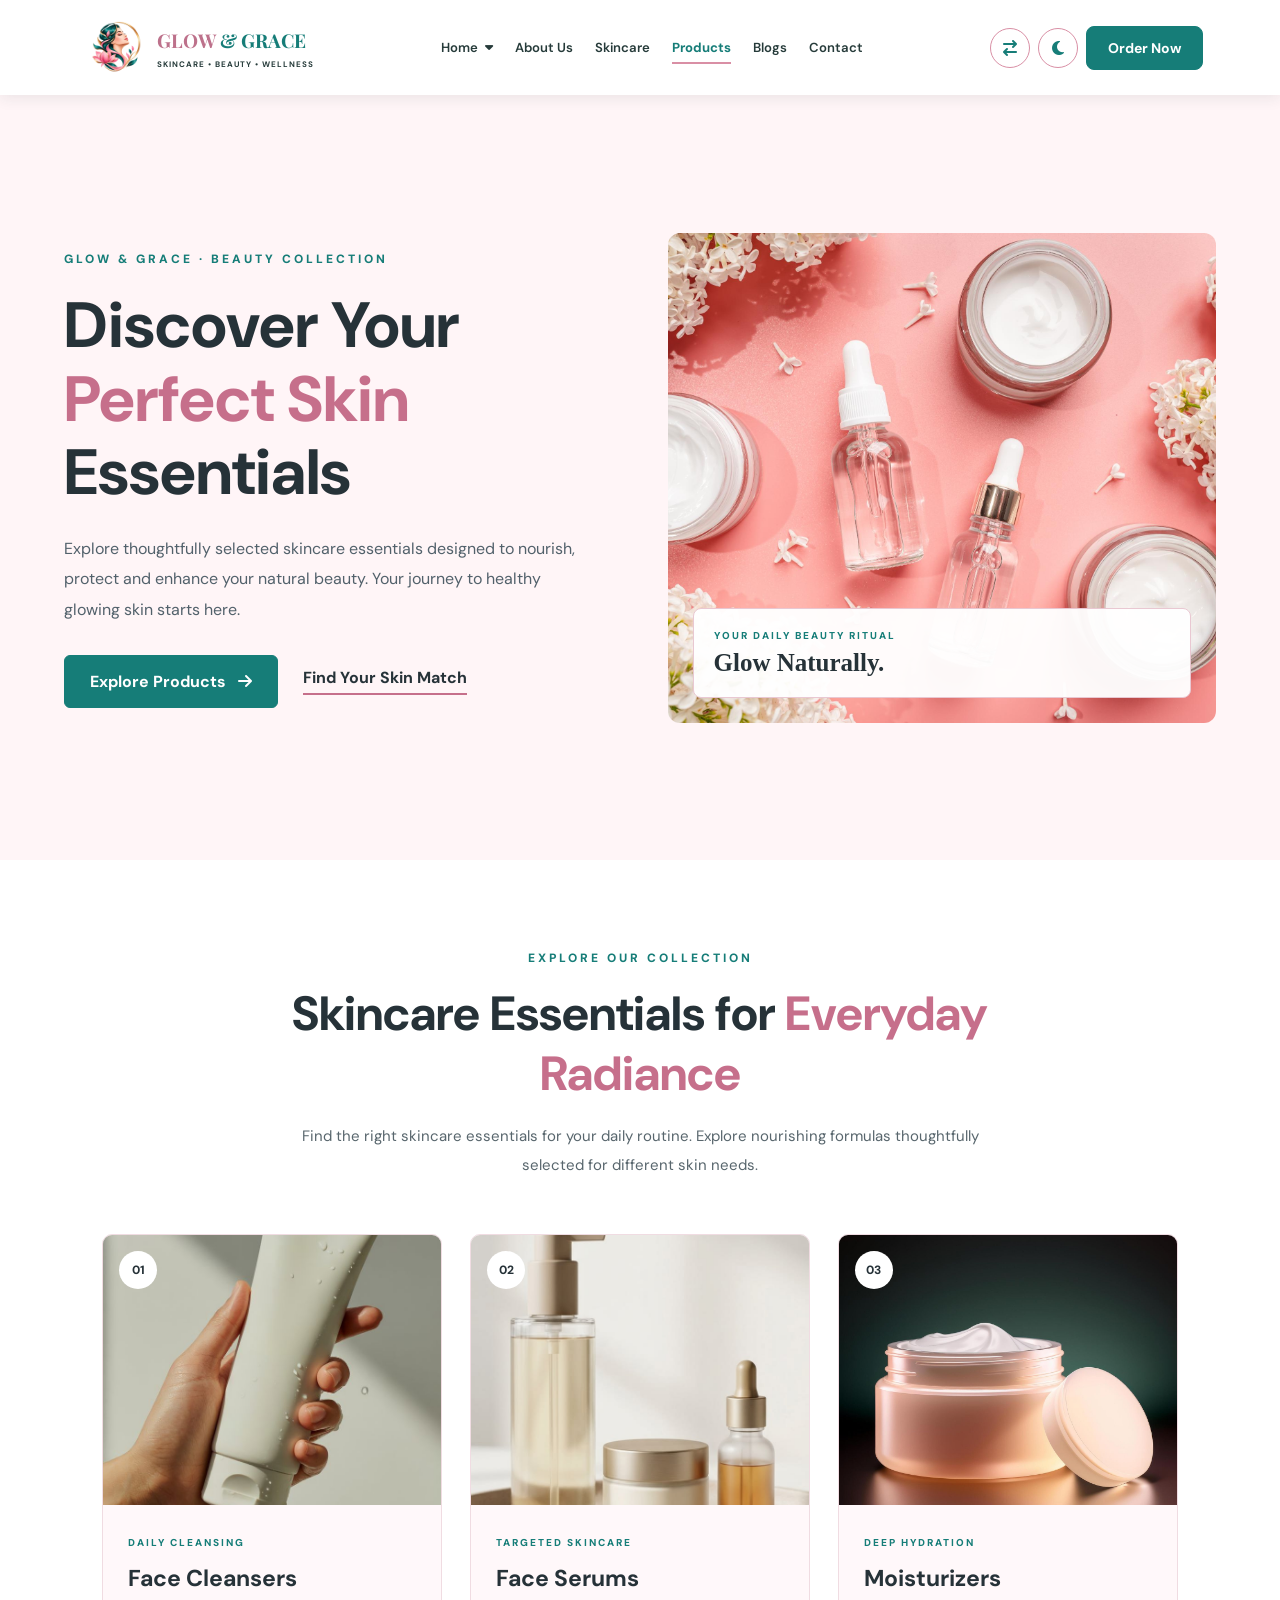
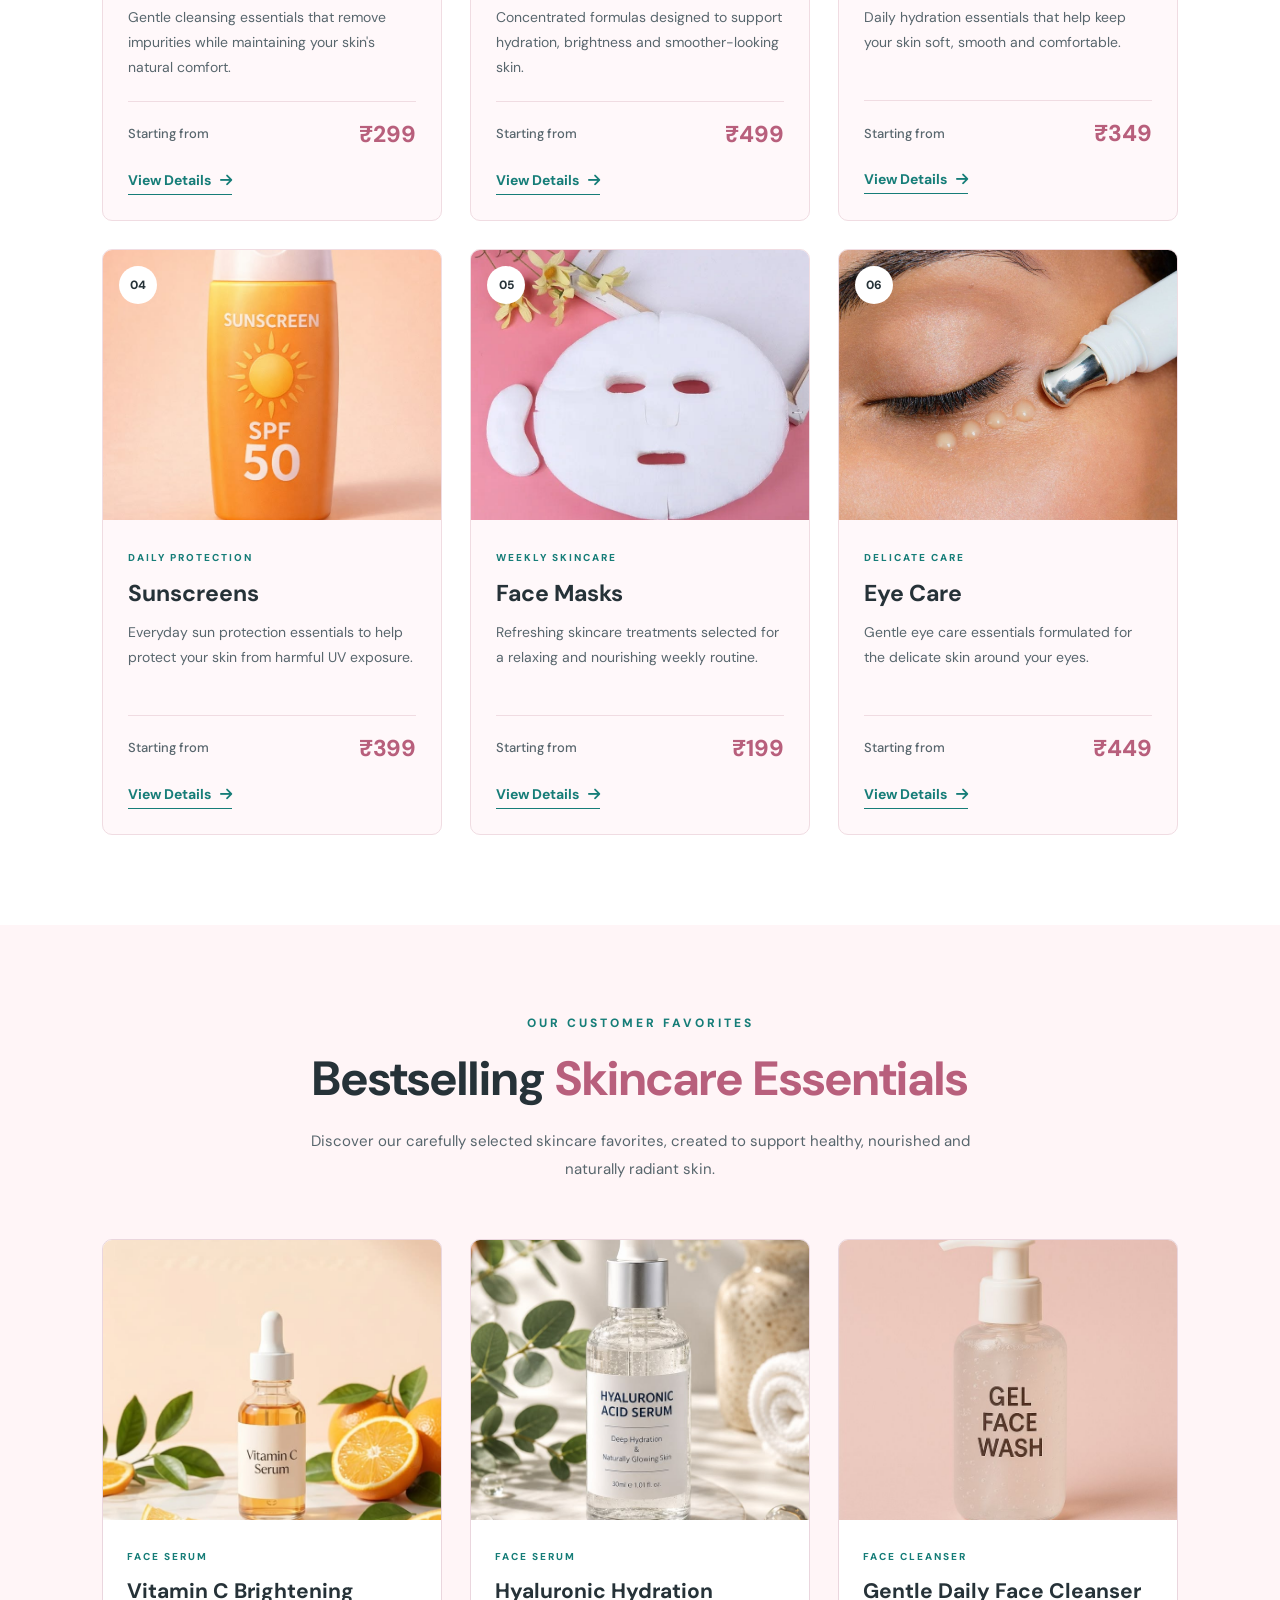
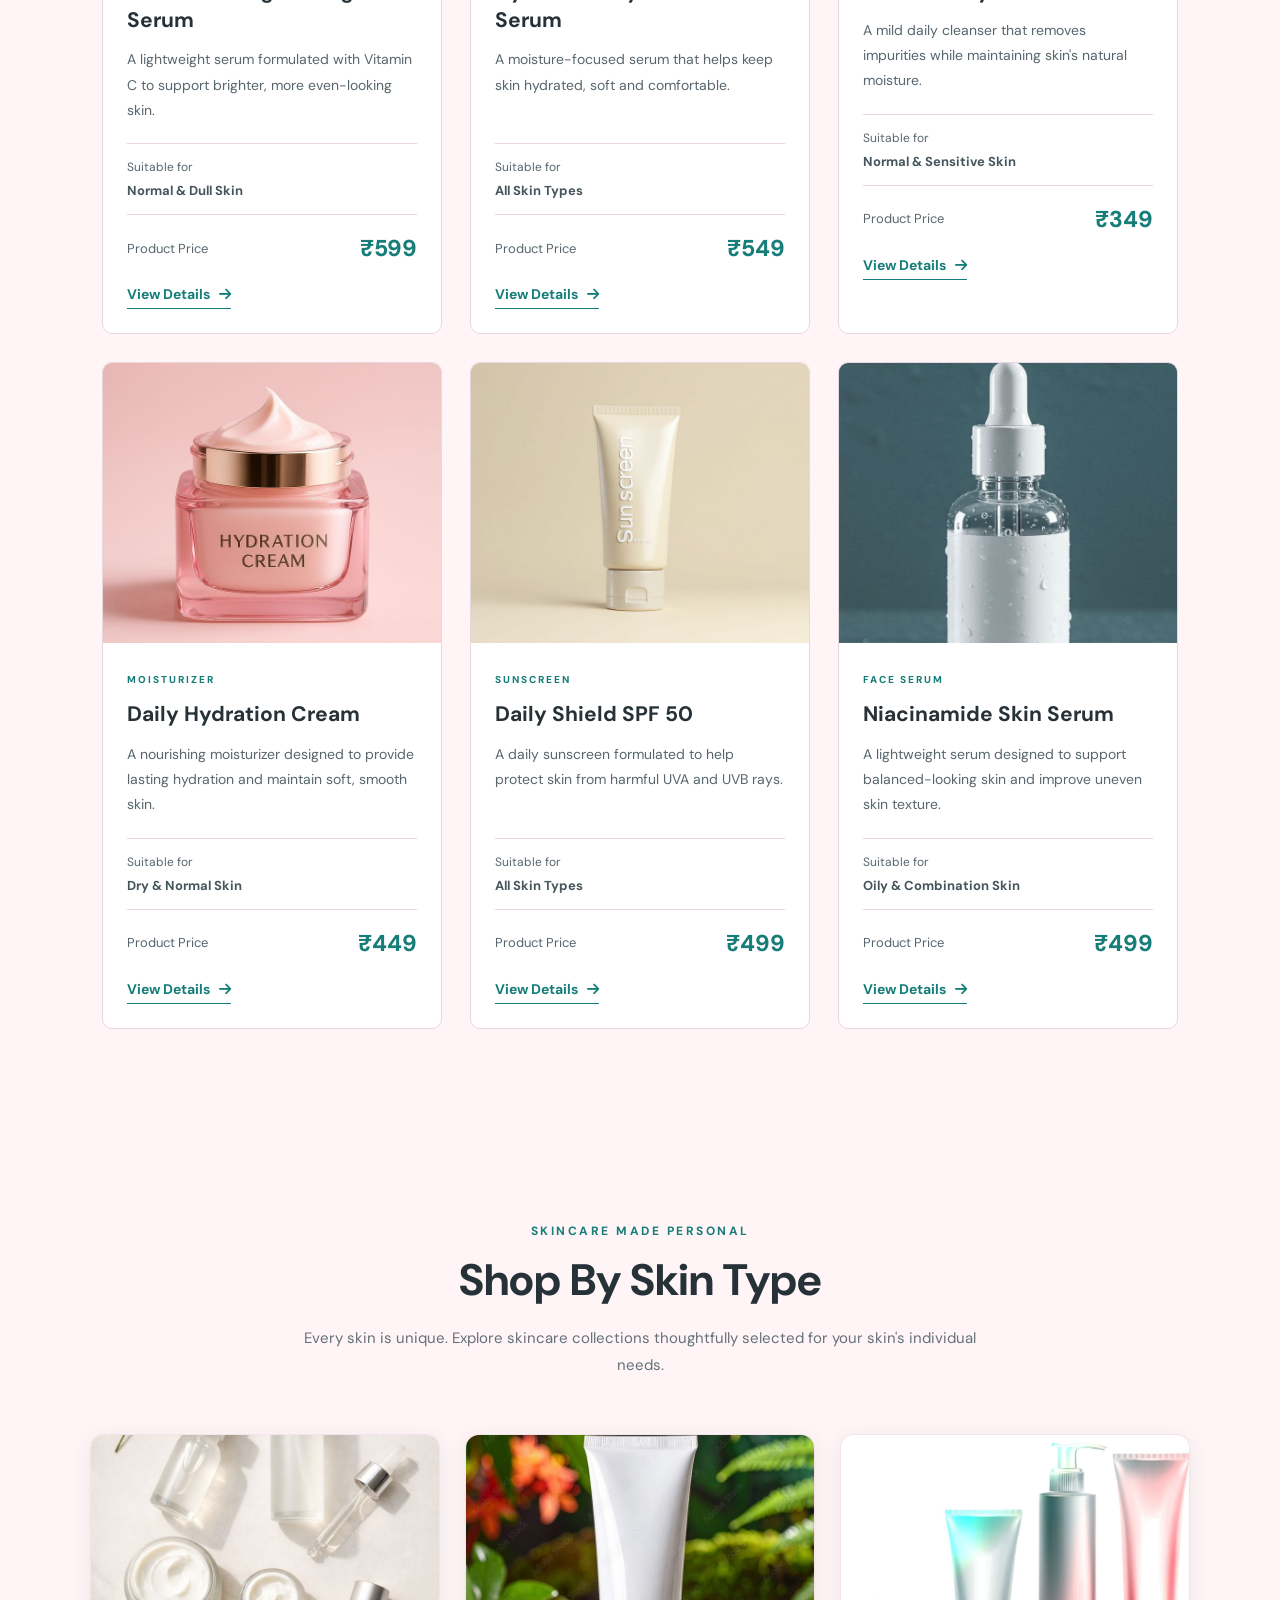
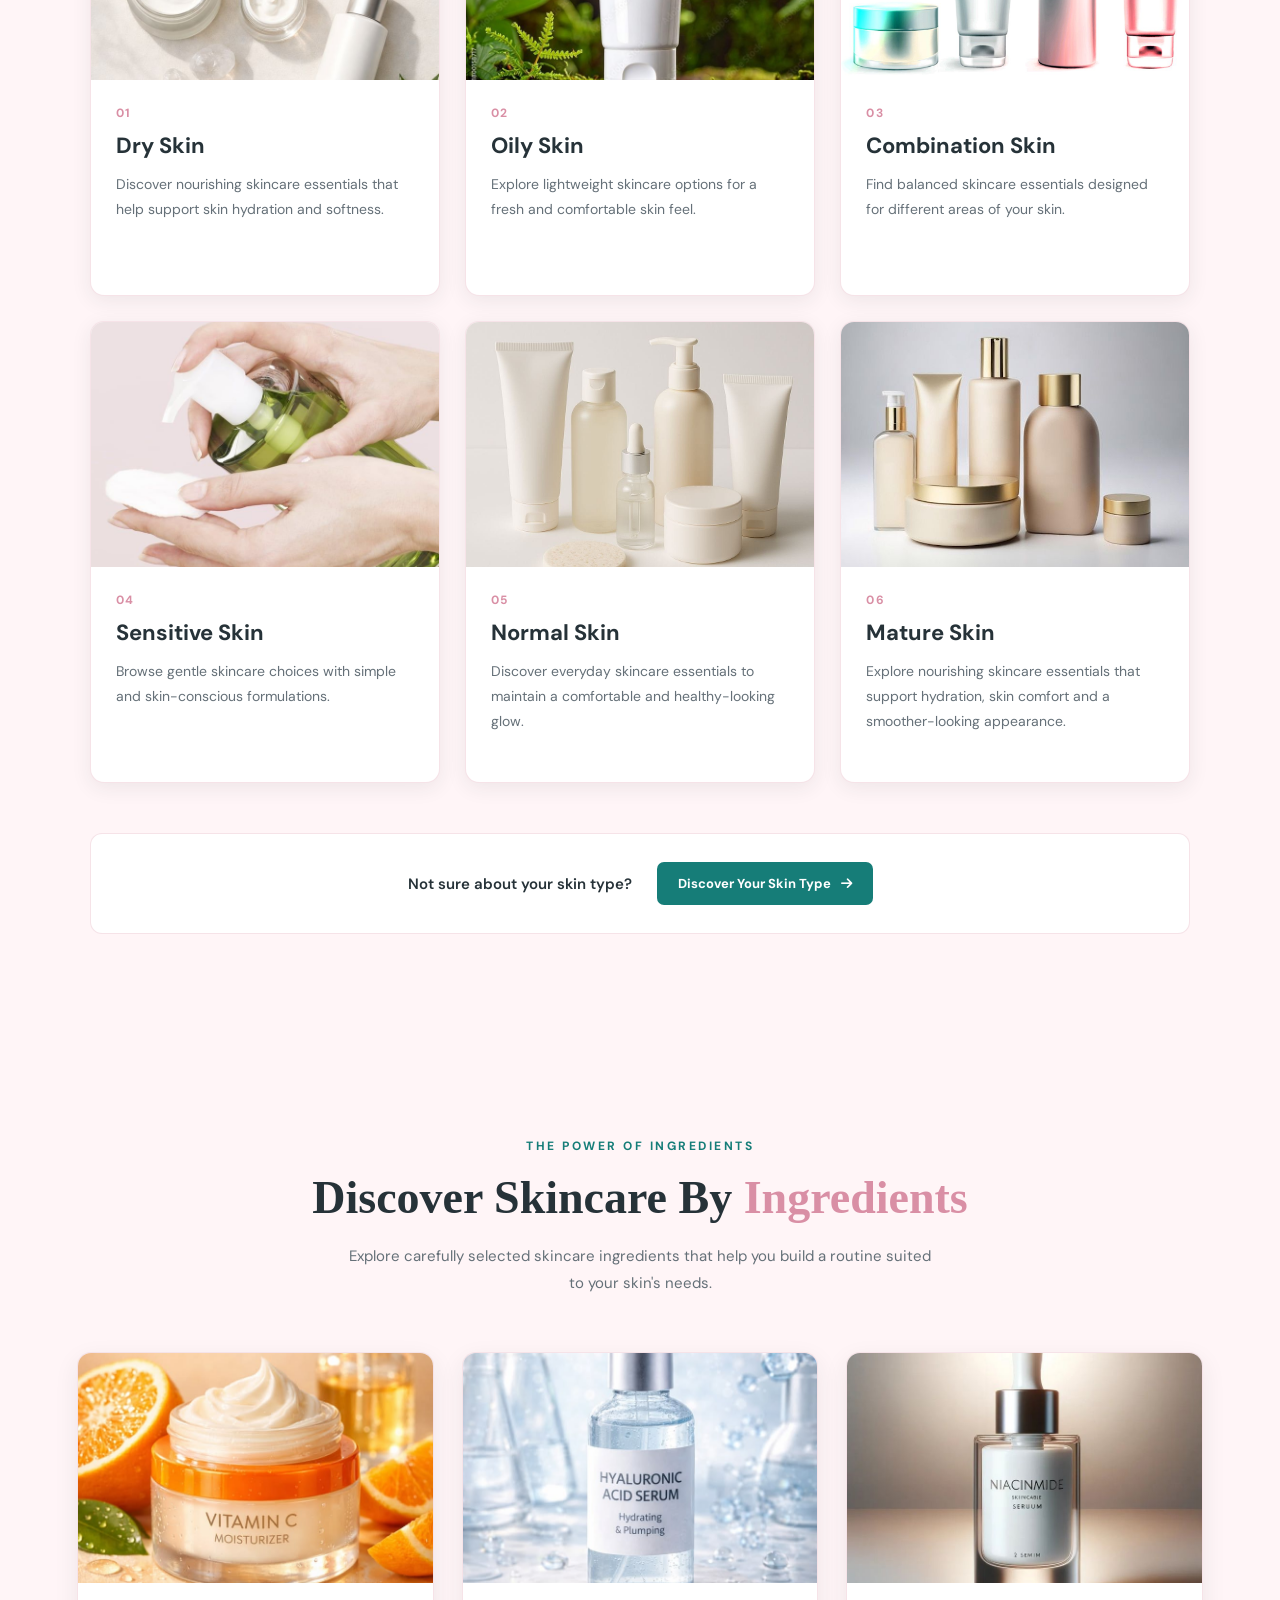
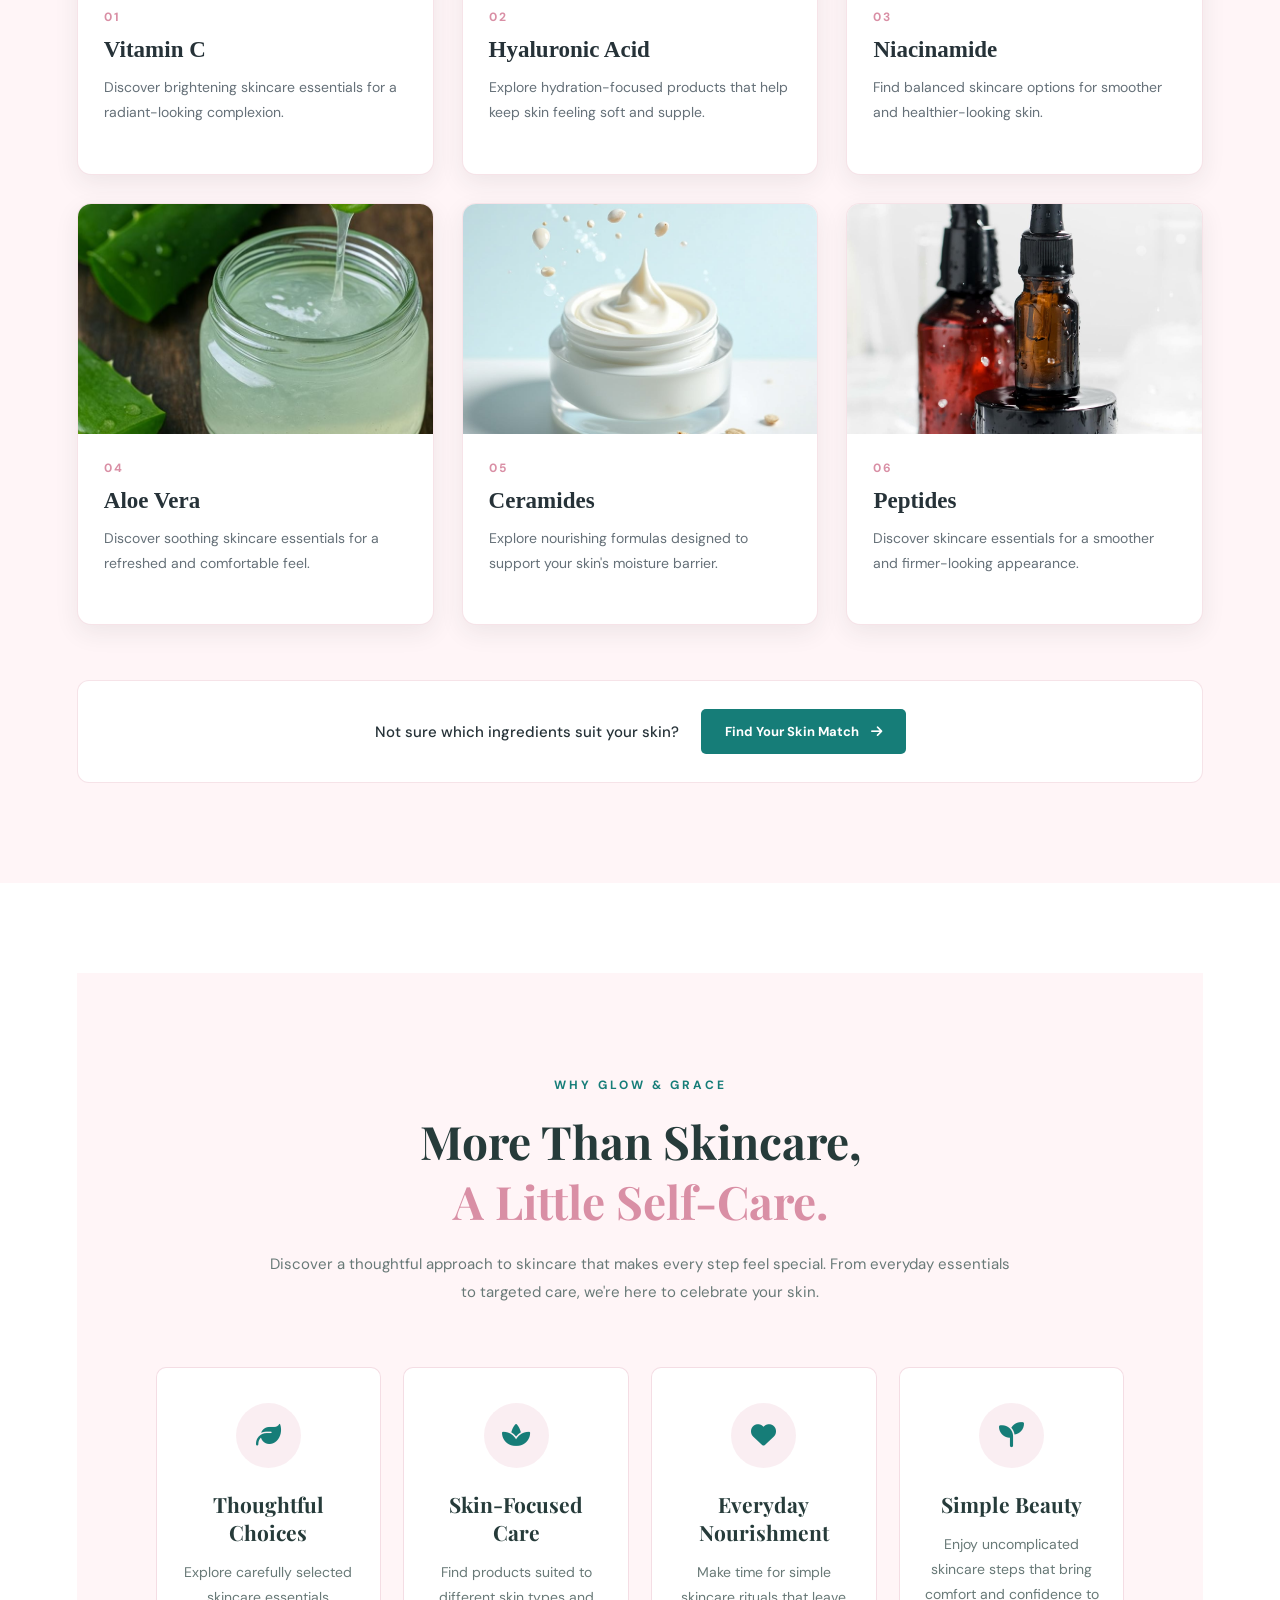
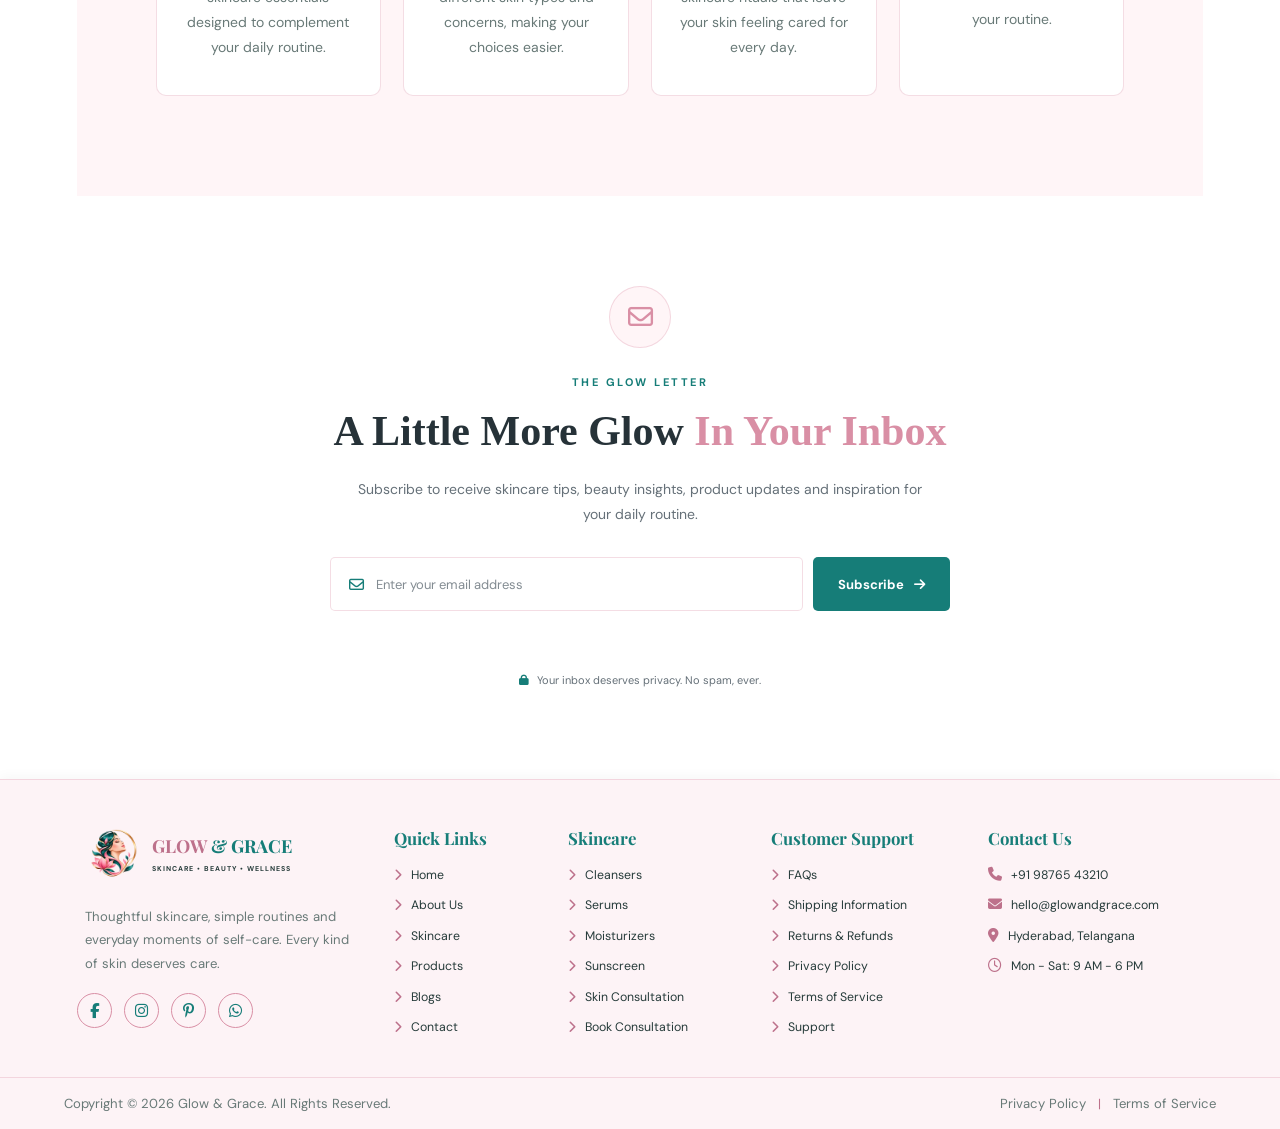
<file: products.html>
<!DOCTYPE html>
<html lang="en" dir="ltr" data-theme="light">
<head>
    <meta charset="UTF-8">
    <meta name="viewport" content="width=device-width, initial-scale=1.0">

    <title>Glow & Grace | Skincare & Beauty</title>

    <link rel="icon" type="image/png" href="Images/g&glogo1.png">
    <link rel="stylesheet" href="main.css">
    <link rel="stylesheet" href="products.css">
    <script src="main.js" defer></script>

    <link rel="stylesheet"
    href="https://cdnjs.cloudflare.com/ajax/libs/font-awesome/6.7.2/css/all.min.css">

    <link href="https://fonts.googleapis.com/css2?family=DM+Sans:wght@400;500;600;700&family=Playfair+Display:wght@600;700&display=swap" rel="stylesheet">
</head>

<body>

<!-- ================= HEADER ================= -->

<header class="header">

    <nav class="nav-bar">

        <div class="brand">

            <div class="brand-logo">
                <img src="Images/g&glogo1.png" alt="Glow & Grace Logo">
            </div>

            <div class="brand-title">
                <h1>GLOW <span>& GRACE</span></h1>
                <p>SKINCARE • BEAUTY • WELLNESS</p>
            </div>

        </div>

        <ul class="nav-links" id="navLinks">

            <li class="dropdown">

                <a href="index.html" class="home-btn" id="homeDropdownBtn" data-page="home">
                    Home
                    <span class="caret">
                        <i class="fa-solid fa-caret-down"></i>
                    </span>
                </a>

                <ul class="dropdown-menu" id="homeDropdown">
                    <li><a href="index.html">Home Classic</a></li>
                    <li><a href="home2.html">Home Standard</a></li>
                </ul>

            </li>

            <li><a href="about.html" class="nav-link" data-page="about">About Us</a></li>
            <li><a href="skincare.html" class="nav-link" data-page="skincare">Skincare</a></li>
            <li><a href="products.html" class="nav-link" data-page="products">Products</a></li>
            <li><a href="blog.html" class="nav-link" data-page="blog">Blogs</a></li>
            <li><a href="contact.html" class="nav-link" data-page="contact">Contact</a></li>

        </ul>

        <div class="toggles">

            <button class="utility-toggle" id="rtl-toggle"
                aria-label="Toggle RTL">
                <i class="fa-solid fa-arrow-right-arrow-left"></i>
            </button>

            <button class="utility-toggle" id="theme-toggle"
                aria-label="Toggle dark mode">
                <i class="fa-solid fa-moon"></i>
            </button>

            <a href="order.html" class="primary-btn">
                Order Now
            </a>

            <button class="menu-toggle" id="menu-toggle"
                aria-label="Toggle navigation">
                <i class="fa-solid fa-bars"></i>
            </button>

        </div>

    </nav>

</header>


<!-- ================= HERO SECTION ================= -->

<main>
    
<!-- PRODUCTS HERO SECTION -->
<section class="products-hero">
    <div class="products-hero-content">
        <span class="products-eyebrow">
            GLOW & GRACE · BEAUTY COLLECTION
        </span>

        <h1>
            Discover Your <span>Perfect Skin</span> Essentials
        </h1>

        <p>
            Explore thoughtfully selected skincare essentials
            designed to nourish, protect and enhance your
            natural beauty. Your journey to healthy glowing
            skin starts here.
        </p>

        <div class="products-hero-buttons">
            <a href="#product-collection" class="products-btn">
                Explore Products
                <i class="fas fa-arrow-right"></i>
            </a>

            <a href="skincare.html" class="products-text-btn">
                Find Your Skin Match
            </a>
        </div>

       <!--- <div class="products-hero-features">
            <div>
                <i class="fas fa-leaf"></i>
                <span>Skin-Loving Ingredients</span>
            </div>

            <div>
                <i class="fas fa-heart"></i>
                <span>Made for Every Skin</span>
            </div>
        </div>-->
    </div>

    <div class="products-hero-image">
        <img src="Images/ph1.jpg"
             alt="Glow and Grace premium skincare collection">

        <div class="products-image-label">
            <span>YOUR DAILY BEAUTY RITUAL</span>
            <strong>Glow Naturally.</strong>
        </div>
    </div>
</section>


<section class="skincare-categories" id="product-collection">

    <div class="categories-container">

        <div class="categories-heading">
            <span class="categories-eyebrow">
                EXPLORE OUR COLLECTION
            </span>

            <h2>
                Skincare Essentials for
                <span>Everyday Radiance</span>
            </h2>

            <p>
                Find the right skincare essentials for your
                daily routine. Explore nourishing formulas
                thoughtfully selected for different skin needs.
            </p>
        </div>

        <div class="categories-grid">

            <!-- 01 CLEANSERS -->
            <article class="category-card">
                <div class="category-image">
                    <img src="Images/pp1.jpg"
                         alt="Face cleanser">
                    <span class="category-number">01</span>
                </div>

                <div class="category-info">
                    <span class="category-subtitle">
                        DAILY CLEANSING
                    </span>

                    <h3>Face Cleansers</h3>

                    <p>
                        Gentle cleansing essentials that
                        remove impurities while maintaining
                        your skin's natural comfort.
                    </p>

                    <div class="category-price">
                        <span>Starting from</span>
                        <strong>₹299</strong>
                    </div>
                    <a href="product-details.html?id=vitamin-c"
   class="product-details-link">
    View Details <i class="fas fa-arrow-right"></i>
</a>
                </div>
            </article>

            <!-- 02 SERUMS -->
            <article class="category-card">
                <div class="category-image">
                    <img src="Images/pp2.jpg"
                         alt="Face serum">
                    <span class="category-number">02</span>
                </div>

                <div class="category-info">
                    <span class="category-subtitle">
                        TARGETED SKINCARE
                    </span>

                    <h3>Face Serums</h3>

                    <p>
                        Concentrated formulas designed
                        to support hydration, brightness
                        and smoother-looking skin.
                    </p>

                    <div class="category-price">
                        <span>Starting from</span>
                        <strong>₹499</strong>
                    </div>
                    <a href="product-details.html?id=vitamin-c"
   class="product-details-link">
    View Details <i class="fas fa-arrow-right"></i>
</a>
                </div>
            </article>

            <!-- 03 MOISTURIZERS -->
            <article class="category-card">
                <div class="category-image">
                    <img src="Images/pp3.jpg"
                         alt="Face moisturizer">
                    <span class="category-number">03</span>
                </div>

                <div class="category-info">
                    <span class="category-subtitle">
                        DEEP HYDRATION
                    </span>

                    <h3>Moisturizers</h3>

                    <p>
                        Daily hydration essentials that
                        help keep your skin soft, smooth
                        and comfortable.
                    </p>

                    <div class="category-price">
                        <span>Starting from</span>
                        <strong>₹349</strong>
                    </div>
                    <a href="product-details.html?id=vitamin-c"
   class="product-details-link">
    View Details <i class="fas fa-arrow-right"></i>
</a>
                </div>
            </article>

            <!-- 04 SUNSCREENS -->
            <article class="category-card">
                <div class="category-image">
                    <img src="Images/pp4.jpg"
                         alt="Daily sunscreen">
                    <span class="category-number">04</span>
                </div>

                <div class="category-info">
                    <span class="category-subtitle">
                        DAILY PROTECTION
                    </span>

                    <h3>Sunscreens</h3>

                    <p>
                        Everyday sun protection essentials
                        to help protect your skin from
                        harmful UV exposure.
                    </p>

                    <div class="category-price">
                        <span>Starting from</span>
                        <strong>₹399</strong>
                    </div>
                    <a href="product-details.html?id=vitamin-c"
   class="product-details-link">
    View Details <i class="fas fa-arrow-right"></i>
</a>
                </div>
            </article>

            <!-- 05 FACE MASKS -->
            <article class="category-card">
                <div class="category-image">
                    <img src="Images/pp5.jpg"
                         alt="Face mask">
                    <span class="category-number">05</span>
                </div>

                <div class="category-info">
                    <span class="category-subtitle">
                        WEEKLY SKINCARE
                    </span>

                    <h3>Face Masks</h3>

                    <p>
                        Refreshing skincare treatments
                        selected for a relaxing and
                        nourishing weekly routine.
                    </p>

                    <div class="category-price">
                        <span>Starting from</span>
                        <strong>₹199</strong>
                    </div>
                    <a href="product-details.html?id=vitamin-c"
   class="product-details-link">
    View Details <i class="fas fa-arrow-right"></i>
</a>
                </div>
            </article>

            <!-- 06 EYE CARE -->
            <article class="category-card">
                <div class="category-image">
                    <img src="Images/pp6.jpg"
                         alt="Eye care products">
                    <span class="category-number">06</span>
                </div>

                <div class="category-info">
                    <span class="category-subtitle">
                        DELICATE CARE
                    </span>

                    <h3>Eye Care</h3>

                    <p>
                        Gentle eye care essentials
                        formulated for the delicate
                        skin around your eyes.
                    </p>

                    <div class="category-price">
                        <span>Starting from</span>
                        <strong>₹449</strong>
                    </div>
                    <a href="product-details.html?id=vitamin-c"
   class="product-details-link">
    View Details <i class="fas fa-arrow-right"></i>
</a>
                </div>
            </article>

        </div>
    </div>
</section>


<!-- =====================================
     SECTION 3 - BESTSELLING PRODUCTS
===================================== -->

<section class="bestselling-section" id="bestsellers">

    <div class="bestselling-container">

        <!-- SECTION HEADING -->

        <div class="bestselling-heading">

            <span class="bestselling-eyebrow">
                OUR CUSTOMER FAVORITES
            </span>

            <h2>
                Bestselling
                <span>Skincare Essentials</span>
            </h2>

            <p>
                Discover our carefully selected skincare
                favorites, created to support healthy,
                nourished and naturally radiant skin.
            </p>

        </div>


        <!-- PRODUCTS GRID -->

        <div class="bestselling-grid">


            <!-- PRODUCT 1 -->

            <article class="best-product-card">

                <div class="best-product-image">
                    <img src="Images/pp7.jpg"
                         alt="Vitamin C brightening serum">
                </div>

                <div class="best-product-info">

                    <span class="best-product-category">
                        FACE SERUM
                    </span>

                    <h3>Vitamin C Brightening Serum</h3>

                    <p>
                        A lightweight serum formulated
                        with Vitamin C to support brighter,
                        more even-looking skin.
                    </p>

                    <div class="best-product-details">
                        <span>Suitable for</span>
                        <strong>Normal & Dull Skin</strong>
                    </div>

                    <div class="best-product-price">
                        <span>Product Price</span>
                        <strong>₹599</strong>
                    </div>
                    <a href="product-details.html?id=vitamin-c"
   class="product-details-link">
    View Details <i class="fas fa-arrow-right"></i>
</a>

                </div>

            </article>


            <!-- PRODUCT 2 -->

            <article class="best-product-card">

                <div class="best-product-image">
                    <img src="Images/pp8.jpg"
                         alt="Hyaluronic acid hydrating serum">
                </div>

                <div class="best-product-info">

                    <span class="best-product-category">
                        FACE SERUM
                    </span>

                    <h3>Hyaluronic Hydration Serum</h3>

                    <p>
                        A moisture-focused serum that
                        helps keep skin hydrated, soft
                        and comfortable.
                    </p>

                    <div class="best-product-details">
                        <span>Suitable for</span>
                        <strong>All Skin Types</strong>
                    </div>

                    <div class="best-product-price">
                        <span>Product Price</span>
                        <strong>₹549</strong>
                    </div>
                    <a href="product-details.html?id=vitamin-c"
   class="product-details-link">
    View Details <i class="fas fa-arrow-right"></i>
</a>

                </div>

            </article>


            <!-- PRODUCT 3 -->

            <article class="best-product-card">

                <div class="best-product-image">
                    <img src="Images/pp9.jpg"
                         alt="Gentle daily facial cleanser">
                </div>

                <div class="best-product-info">

                    <span class="best-product-category">
                        FACE CLEANSER
                    </span>

                    <h3>Gentle Daily Face Cleanser</h3>

                    <p>
                        A mild daily cleanser that removes
                        impurities while maintaining
                        skin's natural moisture.
                    </p>

                    <div class="best-product-details">
                        <span>Suitable for</span>
                        <strong>Normal & Sensitive Skin</strong>
                    </div>

                    <div class="best-product-price">
                        <span>Product Price</span>
                        <strong>₹349</strong>
                    </div>
                    <a href="product-details.html?id=vitamin-c"
   class="product-details-link">
    View Details <i class="fas fa-arrow-right"></i>
</a>

                </div>

            </article>


            <!-- PRODUCT 4 -->

            <article class="best-product-card">

                <div class="best-product-image">
                    <img src="Images/pp10.jpg"
                         alt="Daily hydrating face moisturizer">
                </div>

                <div class="best-product-info">

                    <span class="best-product-category">
                        MOISTURIZER
                    </span>

                    <h3>Daily Hydration Cream</h3>

                    <p>
                        A nourishing moisturizer designed
                        to provide lasting hydration and
                        maintain soft, smooth skin.
                    </p>

                    <div class="best-product-details">
                        <span>Suitable for</span>
                        <strong>Dry & Normal Skin</strong>
                    </div>

                    <div class="best-product-price">
                        <span>Product Price</span>
                        <strong>₹449</strong>
                    </div>
                    <a href="product-details.html?id=vitamin-c"
   class="product-details-link">
    View Details <i class="fas fa-arrow-right"></i>
</a>

                </div>

            </article>


            <!-- PRODUCT 5 -->

            <article class="best-product-card">

                <div class="best-product-image">
                    <img src="Images/pp11.jpg"
                         alt="Daily SPF sunscreen">
                </div>

                <div class="best-product-info">

                    <span class="best-product-category">
                        SUNSCREEN
                    </span>

                    <h3>Daily Shield SPF 50</h3>

                    <p>
                        A daily sunscreen formulated
                        to help protect skin from
                        harmful UVA and UVB rays.
                    </p>

                    <div class="best-product-details">
                        <span>Suitable for</span>
                        <strong>All Skin Types</strong>
                    </div>

                    <div class="best-product-price">
                        <span>Product Price</span>
                        <strong>₹499</strong>
                    </div>
                    <a href="product-details.html?id=vitamin-c"
   class="product-details-link">
    View Details <i class="fas fa-arrow-right"></i>
</a>

                </div>

            </article>


            <!-- PRODUCT 6 -->

            <article class="best-product-card">

                <div class="best-product-image">
                    <img src="Images/pp12.jpg"
                         alt="Niacinamide facial serum">
                </div>

                <div class="best-product-info">

                    <span class="best-product-category">
                        FACE SERUM
                    </span>

                    <h3>Niacinamide Skin Serum</h3>

                    <p>
                        A lightweight serum designed
                        to support balanced-looking skin
                        and improve uneven skin texture.
                    </p>

                    <div class="best-product-details">
                        <span>Suitable for</span>
                        <strong>Oily & Combination Skin</strong>
                    </div>

                    <div class="best-product-price">
                        <span>Product Price</span>
                        <strong>₹499</strong>
                    </div>
                    <a href="product-details.html?id=vitamin-c"
   class="product-details-link">
    View Details <i class="fas fa-arrow-right"></i>
</a>

                </div>

            </article>


        </div>


    </div>

</section>


<!-- =========================================
     SECTION 4 - SHOP BY SKIN TYPE
========================================= -->

<section class="shop-skin-section" id="shop-by-skin">

    <div class="shop-skin-container">

        <div class="shop-skin-heading">

            <span class="shop-skin-eyebrow">
                SKINCARE MADE PERSONAL
            </span>

            <h2>Shop By Skin Type</h2>

            <p>
                Every skin is unique. Explore skincare collections
                thoughtfully selected for your skin's individual needs.
            </p>

        </div>

        <div class="shop-skin-grid">

            <!-- Dry Skin -->
            <a href="products.html?skin=dry" class="skin-type-card">

                <div class="skin-type-image">
                    <img src="Images/pp13.jpg"
                         alt="Skincare products for dry skin">
                </div>

                <div class="skin-type-content">

                    <span class="skin-type-number">01</span>

                    <h3>Dry Skin</h3>

                    <p>
                        Discover nourishing skincare essentials
                        that help support skin hydration and softness.
                    </p>

                    

                </div>

            </a>


            <!-- Oily Skin -->
            <a href="products.html?skin=oily" class="skin-type-card">

                <div class="skin-type-image">
                    <img src="Images/pp114.jpg"
                         alt="Skincare products for oily skin">
                </div>

                <div class="skin-type-content">

                    <span class="skin-type-number">02</span>

                    <h3>Oily Skin</h3>

                    <p>
                        Explore lightweight skincare options
                        for a fresh and comfortable skin feel.
                    </p>

                 

                </div>

            </a>


            <!-- Combination Skin -->
            <a href="products.html?skin=combination" class="skin-type-card">

                <div class="skin-type-image">
                    <img src="Images/pp15.jpg"
                         alt="Skincare products for combination skin">
                </div>

                <div class="skin-type-content">

                    <span class="skin-type-number">03</span>

                    <h3>Combination Skin</h3>

                    <p>
                        Find balanced skincare essentials
                        designed for different areas of your skin.
                    </p>

                

                </div>

            </a>


            <!-- Sensitive Skin -->
            <a href="products.html?skin=sensitive" class="skin-type-card">

                <div class="skin-type-image">
                    <img src="Images/pp16.jpg"
                         alt="Skincare products for sensitive skin">
                </div>

                <div class="skin-type-content">

                    <span class="skin-type-number">04</span>

                    <h3>Sensitive Skin</h3>

                    <p>
                        Browse gentle skincare choices
                        with simple and skin-conscious formulations.
                    </p>

                    

                </div>

            </a>


            <!-- Normal Skin -->
            <a href="products.html?skin=normal" class="skin-type-card">

                <div class="skin-type-image">
                    <img src="Images/pp17.jpg"
                         alt="Skincare products for normal skin">
                </div>

                <div class="skin-type-content">

                    <span class="skin-type-number">05</span>

                    <h3>Normal Skin</h3>

                    <p>
                        Discover everyday skincare essentials
                        to maintain a comfortable and healthy-looking glow.
                    </p>

                   

                </div>

            </a>
            <!-- Mature Skin -->
<a href="products.html?skin=mature" class="skin-type-card">

    <div class="skin-type-image">
        <img src="Images/pp18.jpg"
             alt="Skincare products for mature skin">
    </div>

    <div class="skin-type-content">

        <span class="skin-type-number">06</span>

        <h3>Mature Skin</h3>

        <p>
            Explore nourishing skincare essentials
            that support hydration, skin comfort and a smoother-looking appearance.
        </p>

      

    </div>

</a>

        </div>

        <div class="shop-skin-bottom">

            <p>Not sure about your skin type?</p>

            <a href="services.html">
                Discover Your Skin Type
                <i class="fa-solid fa-arrow-right"></i>
            </a>

        </div>

    </div>

</section>

<!-- =========================================
     SECTION 5 - SHOP BY INGREDIENTS
========================================= -->

<section class="shop-ingredients-section" id="shop-by-ingredients">

    <div class="shop-ingredients-container">

        <!-- Section Heading -->
        <div class="shop-ingredients-heading">

            <span class="ingredients-eyebrow">
                THE POWER OF INGREDIENTS
            </span>

            <h2>
                Discover Skincare By
                <span>Ingredients</span>
            </h2>

            <p>
                Explore carefully selected skincare ingredients
                that help you build a routine suited to your skin's needs.
            </p>

        </div>


        <!-- Ingredients Grid -->
        <div class="ingredients-grid">

            <!-- Vitamin C -->
            <a href="products.html?ingredient=vitamin-c"
               class="ingredient-card">

                <div class="ingredient-image">
                    <img src="Images/pp19.jpg"
                         alt="Vitamin C skincare ingredient">
                </div>

                <div class="ingredient-content">

                    <span class="ingredient-number">01</span>

                    <h3>Vitamin C</h3>

                    <p>
                        Discover brightening skincare essentials
                        for a radiant-looking complexion.
                    </p>

                 

                </div>

            </a>


            <!-- Hyaluronic Acid -->
            <a href="products.html?ingredient=hyaluronic-acid"
               class="ingredient-card">

                <div class="ingredient-image">
                    <img src="Images/pp20.jpg"
                         alt="Hyaluronic acid skincare ingredient">
                </div>

                <div class="ingredient-content">

                    <span class="ingredient-number">02</span>

                    <h3>Hyaluronic Acid</h3>

                    <p>
                        Explore hydration-focused products
                        that help keep skin feeling soft and supple.
                    </p>

                 

                </div>

            </a>


            <!-- Niacinamide -->
            <a href="products.html?ingredient=niacinamide"
               class="ingredient-card">

                <div class="ingredient-image">
                    <img src="Images/pp21.jpg"
                         alt="Niacinamide skincare ingredient">
                </div>

                <div class="ingredient-content">

                    <span class="ingredient-number">03</span>

                    <h3>Niacinamide</h3>

                    <p>
                        Find balanced skincare options
                        for smoother and healthier-looking skin.
                    </p>

                    

                </div>

            </a>


            <!-- Aloe Vera -->
            <a href="products.html?ingredient=aloe-vera"
               class="ingredient-card">

                <div class="ingredient-image">
                    <img src="Images/pp22.jpg"
                         alt="Aloe vera skincare ingredient">
                </div>

                <div class="ingredient-content">

                    <span class="ingredient-number">04</span>

                    <h3>Aloe Vera</h3>

                    <p>
                        Discover soothing skincare essentials
                        for a refreshed and comfortable feel.
                    </p>

                   

                </div>

            </a>


            <!-- Ceramides -->
            <a href="products.html?ingredient=ceramides"
               class="ingredient-card">

                <div class="ingredient-image">
                    <img src="Images/pp23.jpg"
                         alt="Ceramides skincare ingredient">
                </div>

                <div class="ingredient-content">

                    <span class="ingredient-number">05</span>

                    <h3>Ceramides</h3>

                    <p>
                        Explore nourishing formulas designed
                        to support your skin's moisture barrier.
                    </p>

                    

                </div>

            </a>


            <!-- Peptides -->
            <a href="products.html?ingredient=peptides"
               class="ingredient-card">

                <div class="ingredient-image">
                    <img src="Images/pp244.jpg"
                         alt="Peptides skincare ingredient">
                </div>

                <div class="ingredient-content">

                    <span class="ingredient-number">06</span>

                    <h3>Peptides</h3>

                    <p>
                        Discover skincare essentials for
                        a smoother and firmer-looking appearance.
                    </p>

                
                </div>

            </a>

        </div>


        <!-- Bottom CTA -->
        <div class="ingredients-bottom">

            <p>
                Not sure which ingredients suit your skin?
            </p>

            <a href="skincare.html" class="ingredients-quiz-btn">
                Find Your Skin Match
                <i class="fa-solid fa-arrow-right"></i>
            </a>

        </div>

    </div>

</section>

<!-- =========================================
     PRODUCTS PAGE - NEWSLETTER & CTA
========================================= -->

<section class="products-newsletter-section">

    <div class="products-newsletter-container">

     
<!-- GLOW & GRACE DIFFERENCE SECTION -->

<section class="gg-difference">

    <div class="gg-difference-container">

        <div class="gg-difference-heading">
            <span>WHY GLOW & GRACE</span>

            <h2>
                More Than Skincare,
                <span>A Little Self-Care.</span>
            </h2>

            <p>
                Discover a thoughtful approach to skincare that
                makes every step feel special. From everyday
                essentials to targeted care, we're here to
                celebrate your skin.
            </p>
        </div>

        <div class="gg-difference-grid">

            <!-- CARD 1 -->
            <div class="gg-difference-card">
                <div class="gg-difference-icon">
                    <i class="fas fa-leaf"></i>
                </div>

                <h3>Thoughtful Choices</h3>

                <p>
                    Explore carefully selected skincare essentials
                    designed to complement your daily routine.
                </p>
            </div>

            <!-- CARD 2 -->
            <div class="gg-difference-card">
                <div class="gg-difference-icon">
                    <i class="fas fa-spa"></i>
                </div>

                <h3>Skin-Focused Care</h3>

                <p>
                    Find products suited to different skin types
                    and concerns, making your choices easier.
                </p>
            </div>

            <!-- CARD 3 -->
            <div class="gg-difference-card">
                <div class="gg-difference-icon">
                    <i class="fas fa-heart"></i>
                </div>

                <h3>Everyday Nourishment</h3>

                <p>
                    Make time for simple skincare rituals that
                    leave your skin feeling cared for every day.
                </p>
            </div>

            <!-- CARD 4 -->
            <div class="gg-difference-card">
                <div class="gg-difference-icon">
                    <i class="fas fa-seedling"></i>
                </div>

                <h3>Simple Beauty</h3>

                <p>
                    Enjoy uncomplicated skincare steps that
                    bring comfort and confidence to your routine.
                </p>
            </div>

        </div>

    </div>

</section>



        <!-- Newsletter -->
        <div class="products-newsletter-content">

            <div class="newsletter-icon">
                <i class="fa-regular fa-envelope"></i>
            </div>

            <span class="newsletter-eyebrow">
                THE GLOW LETTER
            </span>

            <h2>
                A Little More Glow
                <span>In Your Inbox</span>
            </h2>

            <p>
                Subscribe to receive skincare tips, beauty insights,
                product updates and inspiration for your daily routine.
            </p>

            <form class="products-newsletter-form"
                  id="productsNewsletterForm">

                <div class="newsletter-input-wrapper">

                    <i class="fa-regular fa-envelope"></i>

                    <input
                        type="email"
                        id="productsNewsletterEmail"
                        placeholder="Enter your email address"
                        aria-label="Email address"
                        required
                    >

                </div>

                <button type="submit">
                    Subscribe
                    <i class="fa-solid fa-arrow-right"></i>
                </button>

            </form>

            <p class="newsletter-message"
               id="productsNewsletterMessage"
               aria-live="polite"></p>

            <span class="newsletter-privacy">
                <i class="fa-solid fa-lock"></i>
                Your inbox deserves privacy. No spam, ever.
            </span>

        </div>

    </div>

</section>


</main>
<!-- ================= FOOTER ================= -->

<footer class="footer">

    <div class="footer-bar">

        <div class="footer-container">

            <div class="footer-brand">

                <div class="footer-brand-logo">
                    <img src="Images/g&glogo1.png" alt="Glow & Grace Logo">
                </div>

                <div class="footer-brand-title">
                    <h2>GLOW <span>& GRACE</span></h2>
                    <p>SKINCARE • BEAUTY • WELLNESS</p>
                </div>

            </div>

            <div class="brand-info">
                <p>
                    Thoughtful skincare, simple routines and everyday
                    moments of self-care. Every kind of skin deserves care.
                </p>
            </div>

            <div class="social-icons">

                <a href="#" aria-label="Facebook">
                    <i class="fa-brands fa-facebook-f"></i>
                </a>

                <a href="#" aria-label="Instagram">
                    <i class="fa-brands fa-instagram"></i>
                </a>

                <a href="#" aria-label="Pinterest">
                    <i class="fa-brands fa-pinterest-p"></i>
                </a>

                <a href="#" aria-label="WhatsApp">
                    <i class="fa-brands fa-whatsapp"></i>
                </a>

            </div>

        </div>


        <div class="footer-box">

            <h3>Quick Links</h3>

            <a href="index.html"><i class="fa-solid fa-chevron-right"></i> Home</a>
            <a href="about.html"><i class="fa-solid fa-chevron-right"></i> About Us</a>
            <a href="services.html"><i class="fa-solid fa-chevron-right"></i> Skincare</a>
            <a href="products.html"><i class="fa-solid fa-chevron-right"></i> Products</a>
            <a href="blog.html"><i class="fa-solid fa-chevron-right"></i> Blogs</a>
            <a href="contact.html"><i class="fa-solid fa-chevron-right"></i> Contact</a>

        </div>


        <div class="footer-box">

            <h3>Skincare</h3>

            <a href="products.html"><i class="fa-solid fa-chevron-right"></i> Cleansers</a>
            <a href="products.html"><i class="fa-solid fa-chevron-right"></i> Serums</a>
            <a href="products.html"><i class="fa-solid fa-chevron-right"></i> Moisturizers</a>
            <a href="products.html"><i class="fa-solid fa-chevron-right"></i> Sunscreen</a>
            <a href="services.html"><i class="fa-solid fa-chevron-right"></i> Skin Consultation</a>
            <a href="booking.html"><i class="fa-solid fa-chevron-right"></i> Book Consultation</a>

        </div>


        <div class="footer-box">

            <h3>Customer Support</h3>

            <a href="contact.html"><i class="fa-solid fa-chevron-right"></i> FAQs</a>
            <a href="contact.html"><i class="fa-solid fa-chevron-right"></i> Shipping Information</a>
            <a href="contact.html"><i class="fa-solid fa-chevron-right"></i> Returns & Refunds</a>
            <a href="privacy-policy.html"><i class="fa-solid fa-chevron-right"></i> Privacy Policy</a>
            <a href="terms-of-service.html"><i class="fa-solid fa-chevron-right"></i> Terms of Service</a>
            <a href="contact.html"><i class="fa-solid fa-chevron-right"></i> Support</a>

        </div>


        <div class="footer-box">

            <h3>Contact Us</h3>

            <p><i class="fa-solid fa-phone"></i> +91 98765 43210</p>

            <p><i class="fa-solid fa-envelope"></i> hello@glowandgrace.com</p>

            <p><i class="fa-solid fa-location-dot"></i> Hyderabad, Telangana</p>

            <p><i class="fa-regular fa-clock"></i> Mon - Sat: 9 AM - 6 PM</p>

        </div>

    </div>

    <div class="footer-bottom">

        <p>
            Copyright © 2026 Glow & Grace. All Rights Reserved.
        </p>

        <div class="footer-legal-links">
            <a href="privacy-policy.html">Privacy Policy</a>
            <span>|</span>
            <a href="terms-of-service.html">Terms of Service</a>
        </div>

    </div>

</footer>


<!-- JAVASCRIPT -->


</body>
</html>
</file>
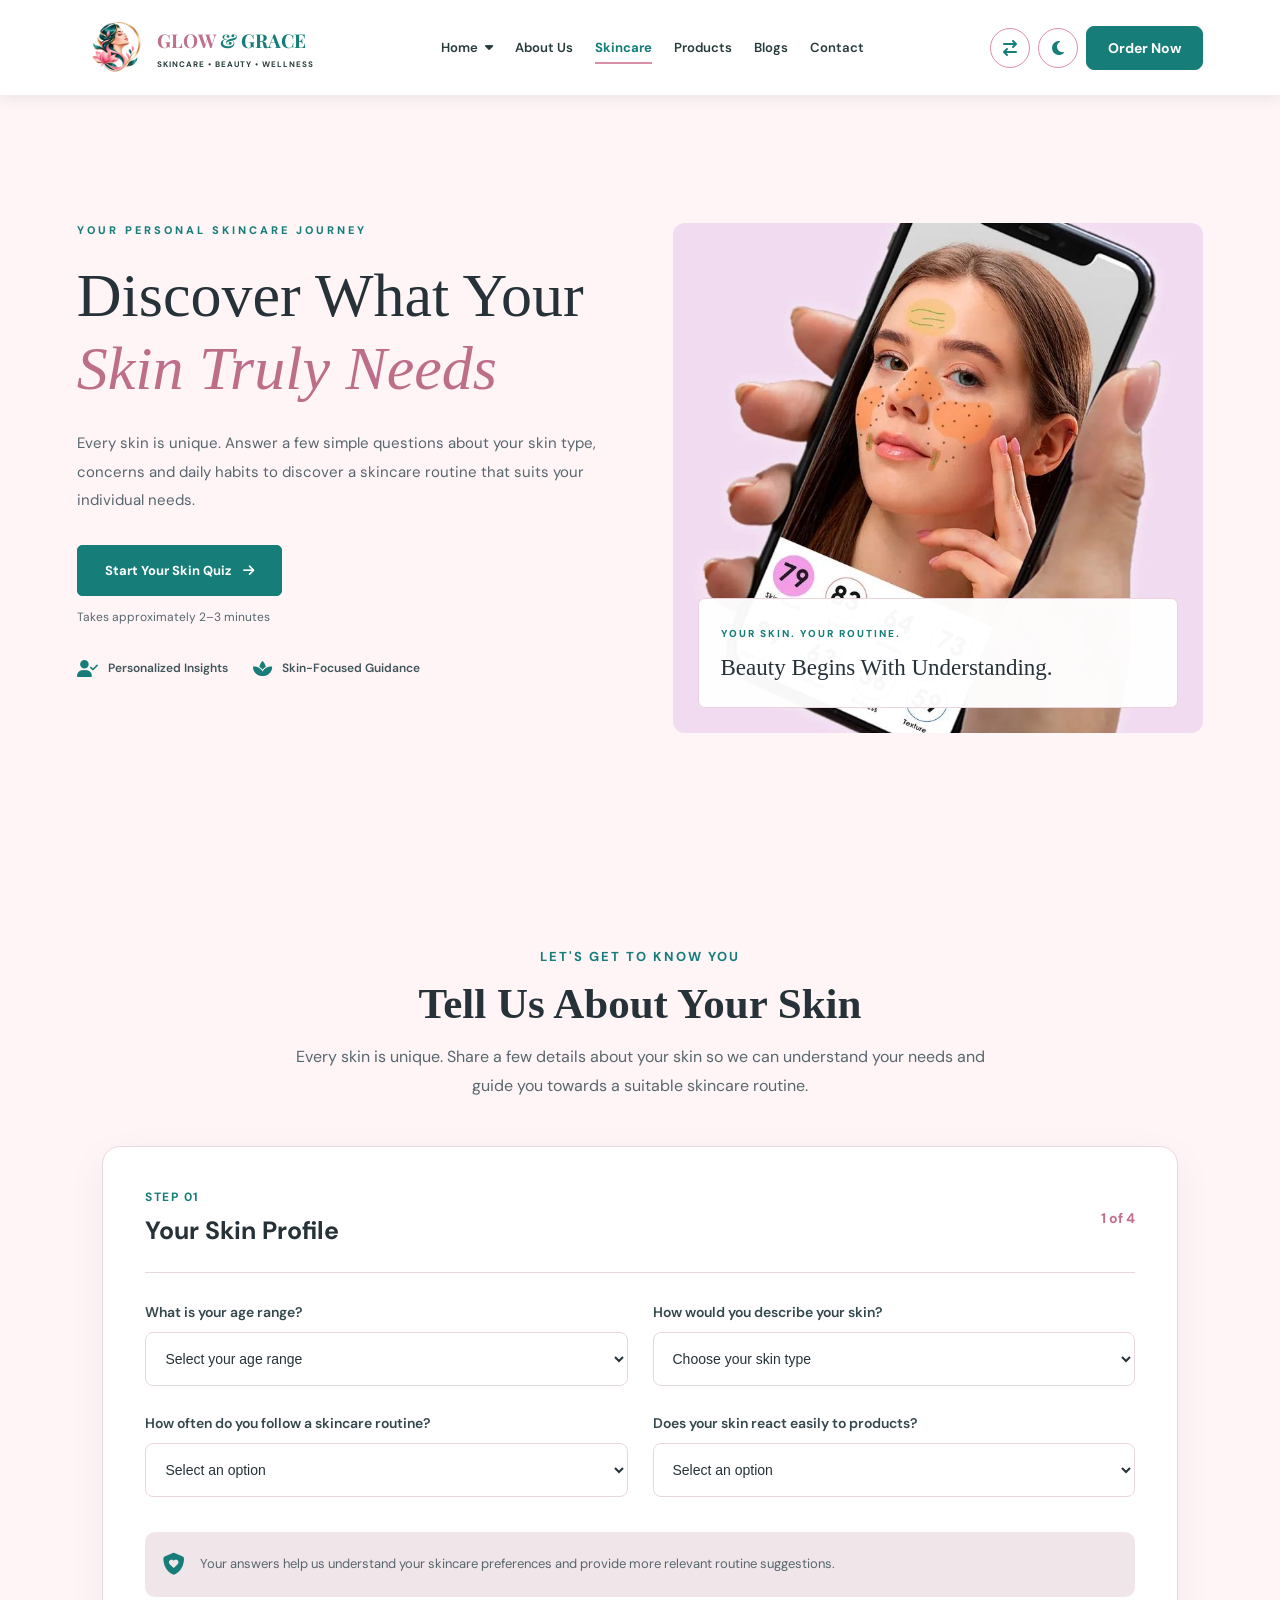
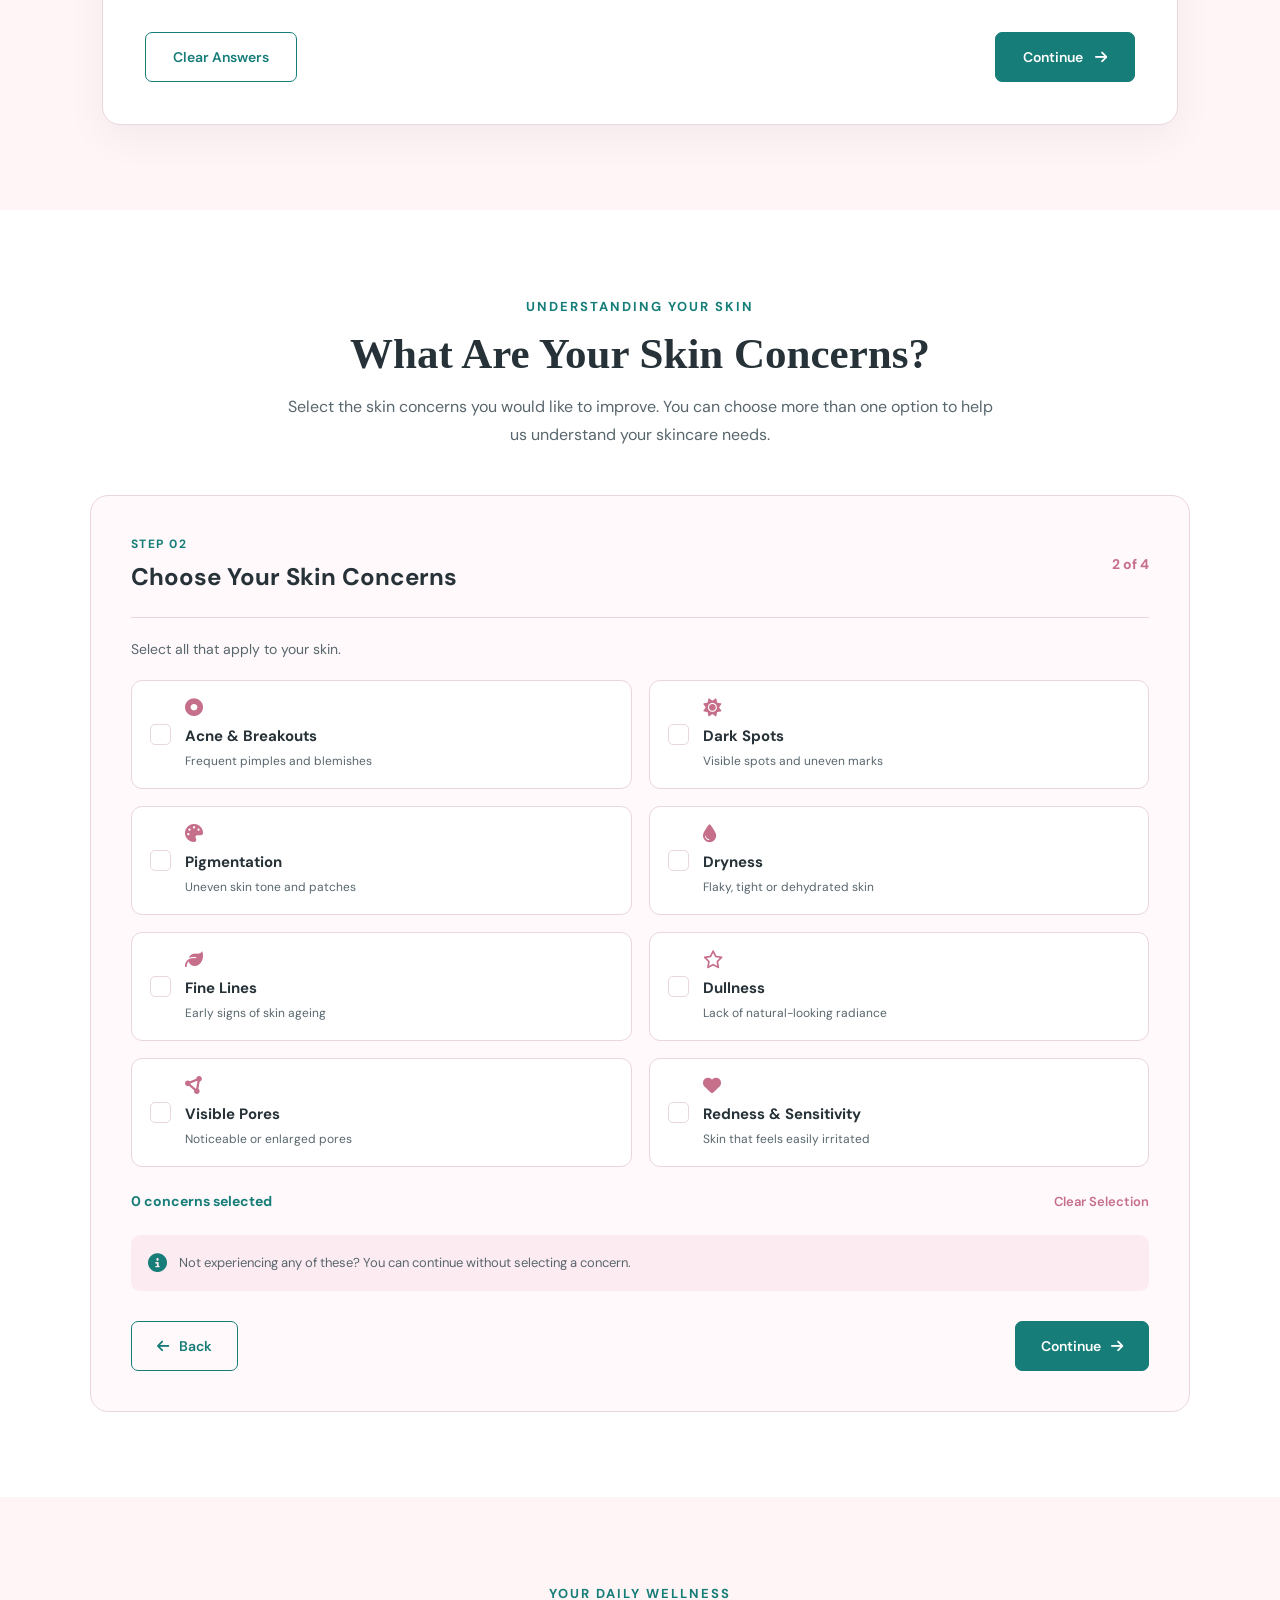
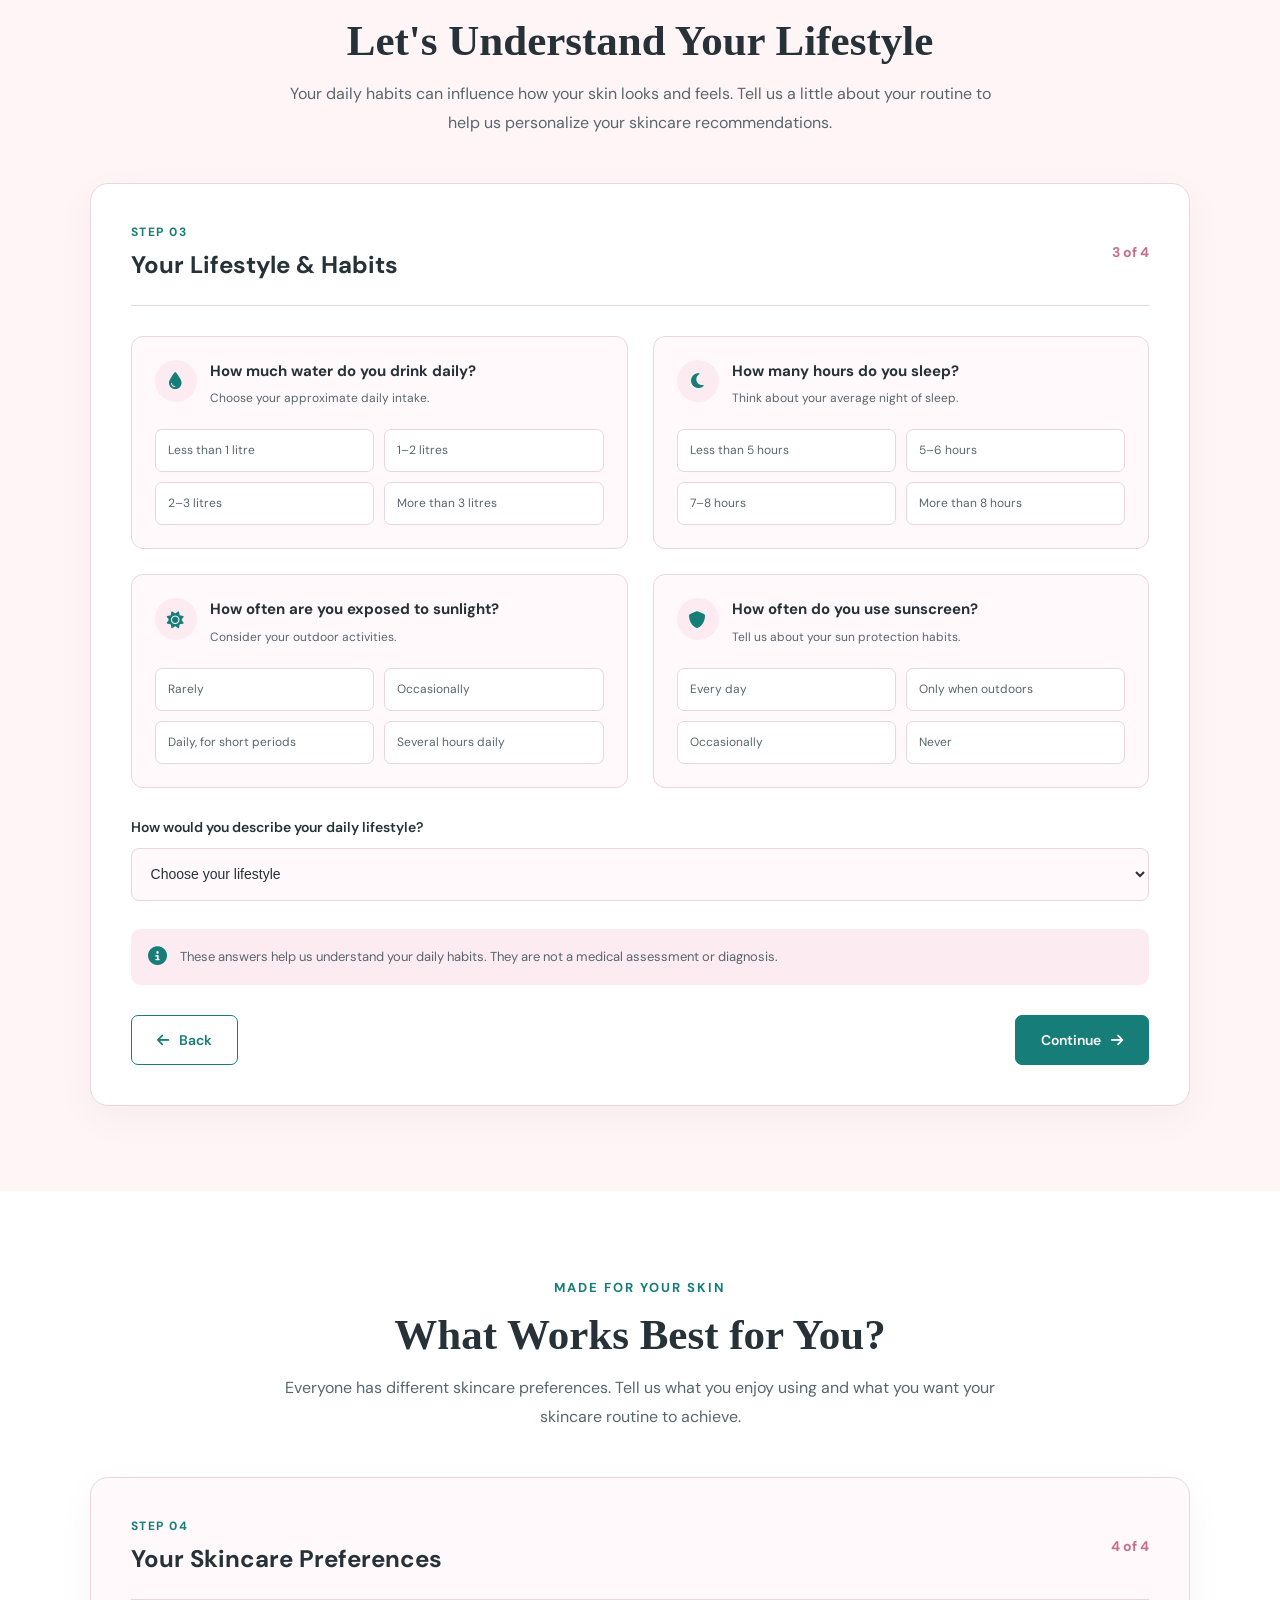
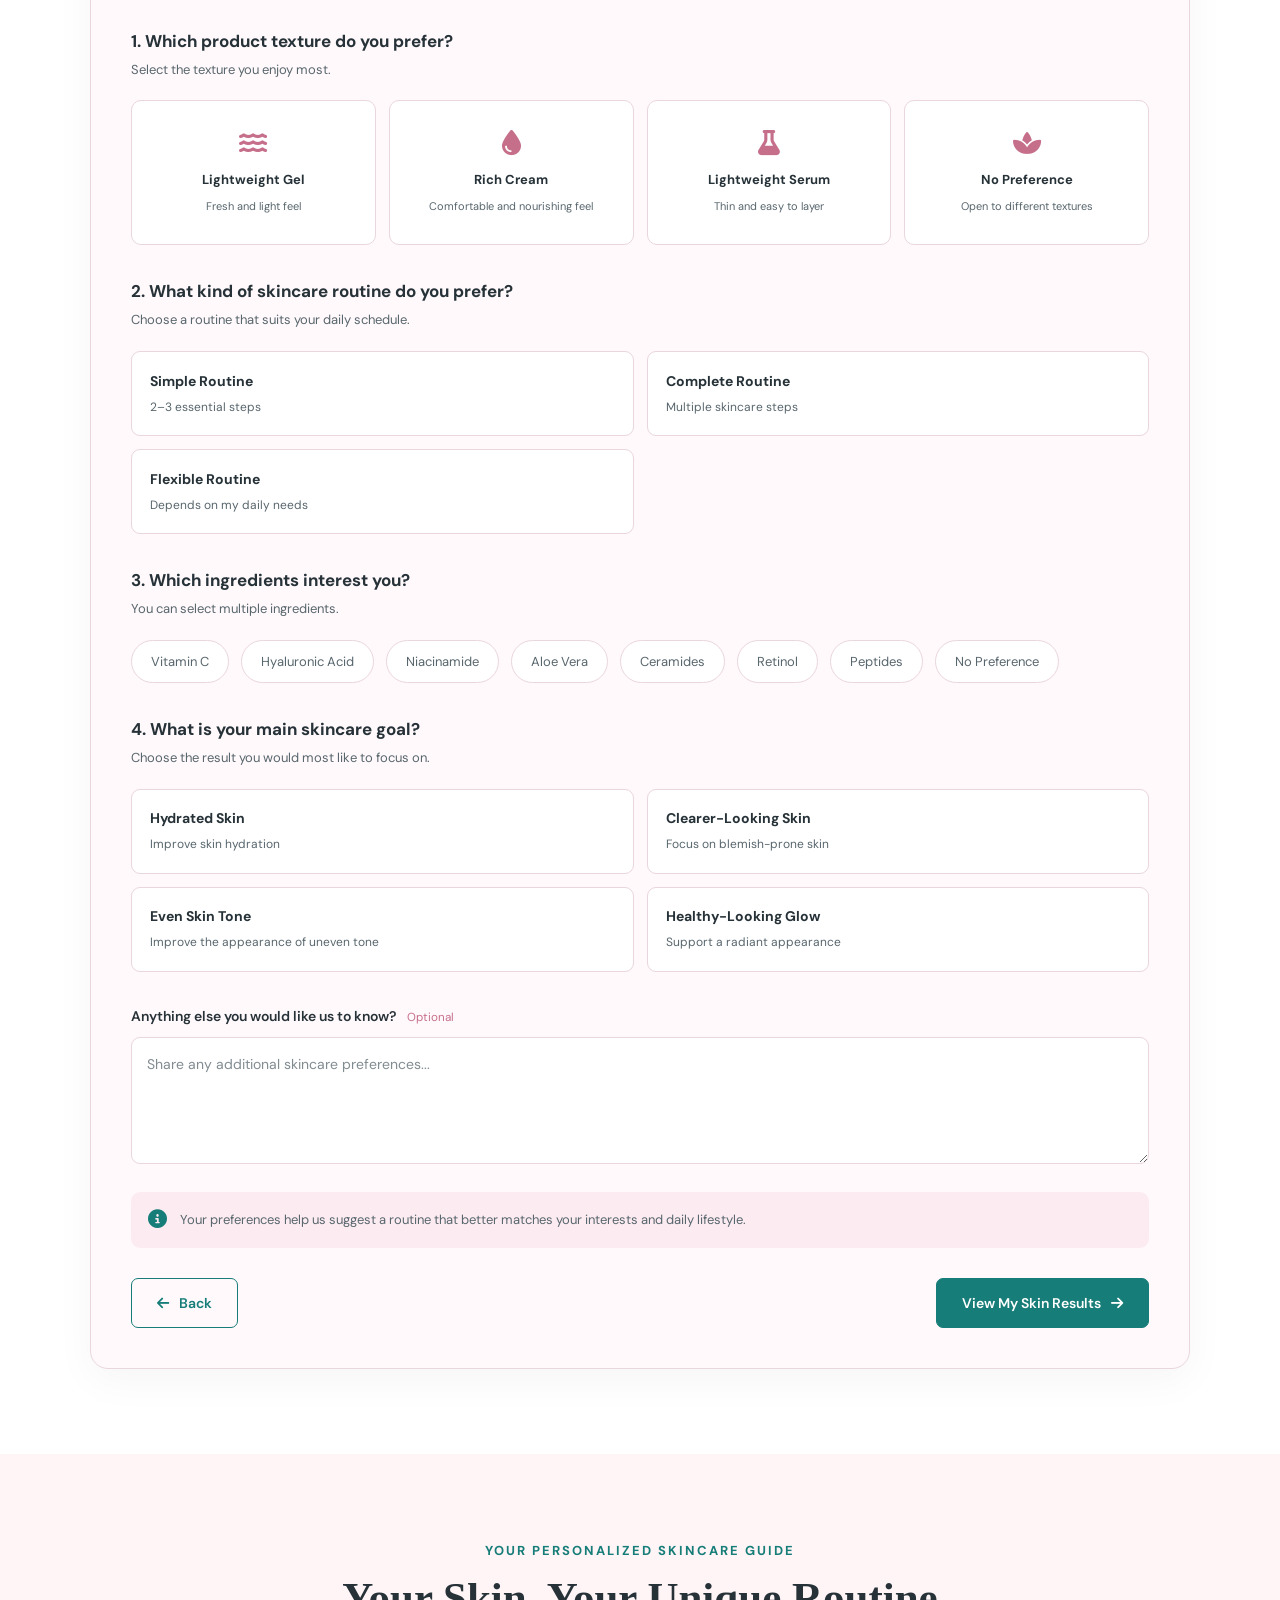
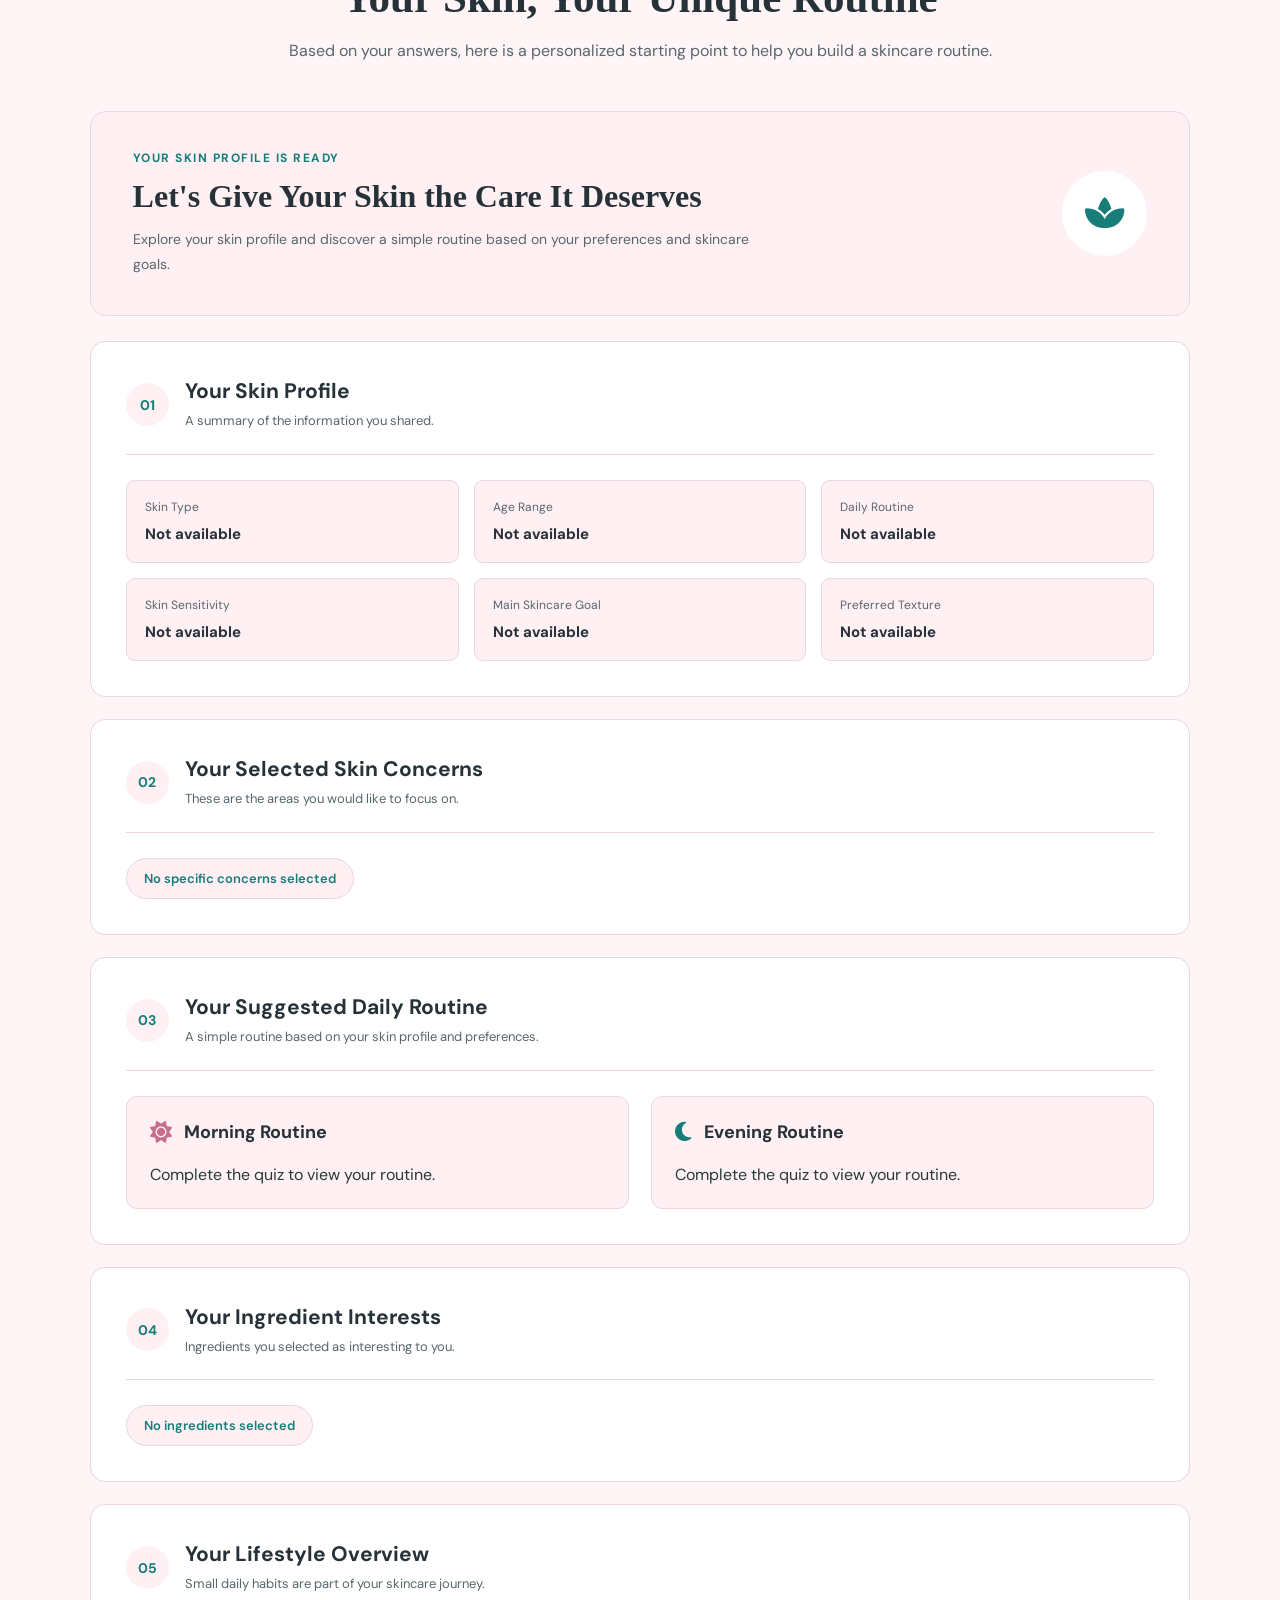
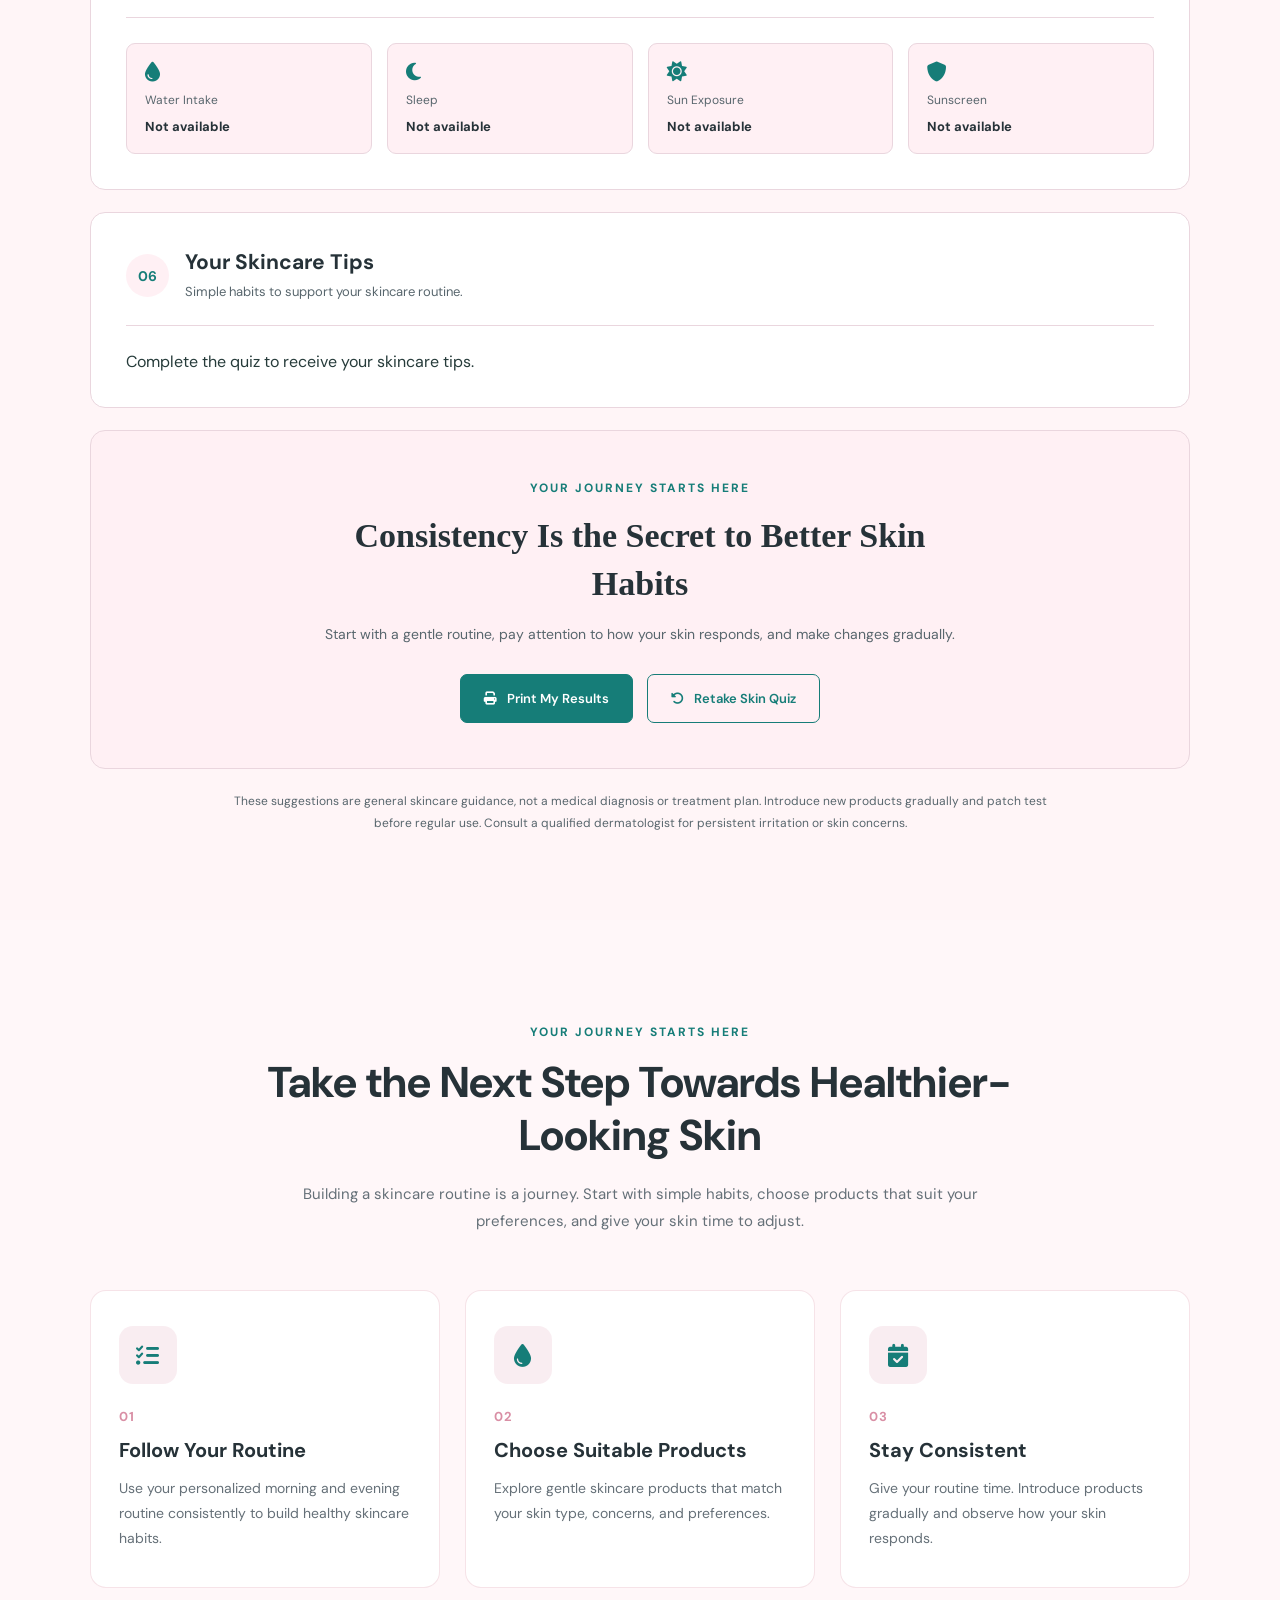
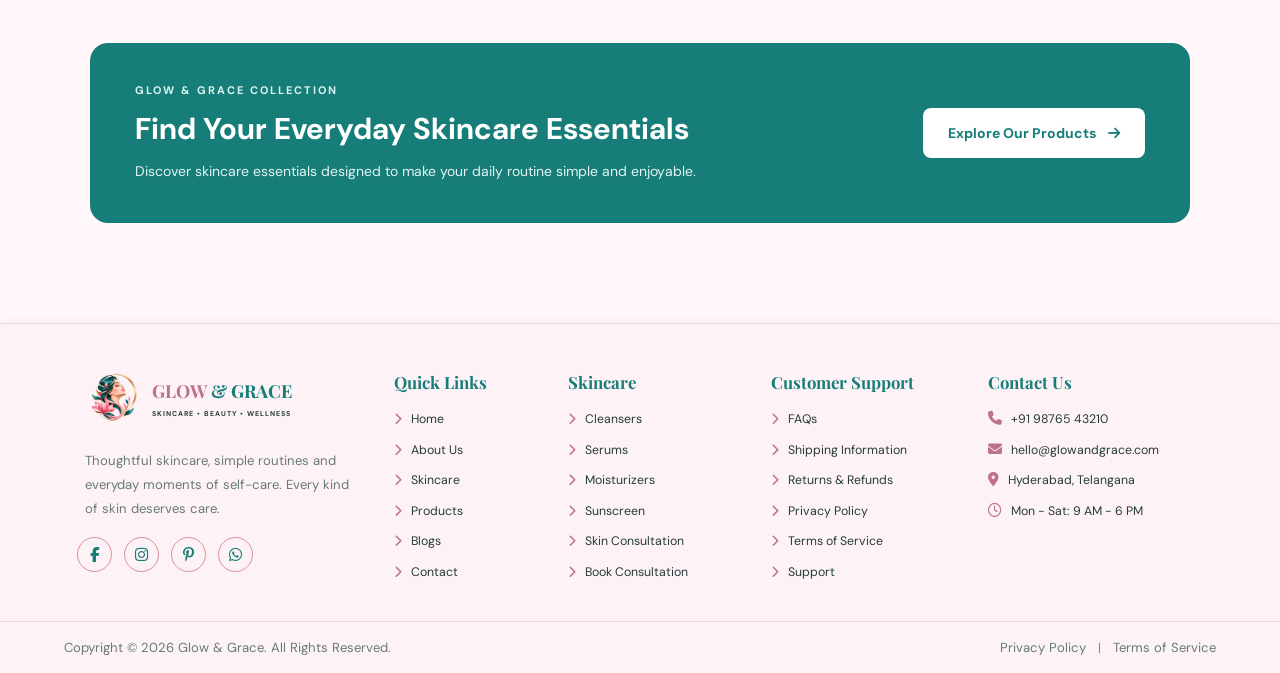
<file: skincare.html>
<!DOCTYPE html>
<html lang="en" dir="ltr" data-theme="light">
<head>
    <meta charset="UTF-8">
    <meta name="viewport" content="width=device-width, initial-scale=1.0">

    <title>Glow & Grace | Skincare & Beauty</title>

    <link rel="icon" type="image/png" href="Images/g&glogo1.png">
    <link rel="stylesheet" href="main.css">
    <link rel="stylesheet" href="services.css">
    <script src="main.js" defer></script>
    <script src="services.js"></script>

    <link rel="stylesheet"
    href="https://cdnjs.cloudflare.com/ajax/libs/font-awesome/6.7.2/css/all.min.css">

    <link href="https://fonts.googleapis.com/css2?family=DM+Sans:wght@400;500;600;700&family=Playfair+Display:wght@600;700&display=swap" rel="stylesheet">
</head>

<body>

<!-- ================= HEADER ================= -->

<header class="header">

    <nav class="nav-bar">

        <div class="brand">

            <div class="brand-logo">
                <img src="Images/g&glogo1.png" alt="Glow & Grace Logo">
            </div>

            <div class="brand-title">
                <h1>GLOW <span>& GRACE</span></h1>
                <p>SKINCARE • BEAUTY • WELLNESS</p>
            </div>

        </div>

        <ul class="nav-links" id="navLinks">

            <li class="dropdown">

                <a href="index.html" class="home-btn" id="homeDropdownBtn" data-page="home">
                    Home
                    <span class="caret">
                        <i class="fa-solid fa-caret-down"></i>
                    </span>
                </a>

                <ul class="dropdown-menu" id="homeDropdown">
                    <li><a href="index.html">Home Classic</a></li>
                    <li><a href="home2.html">Home Standard</a></li>
                </ul>

            </li>

            <li><a href="about.html" class="nav-link" data-page="about">About Us</a></li>
            <li><a href="skincare.html" class="nav-link" data-page="skincare">Skincare</a></li>
            <li><a href="products.html" class="nav-link" data-page="products">Products</a></li>
            <li><a href="blog.html" class="nav-link" data-page="blog">Blogs</a></li>
            <li><a href="contact.html" class="nav-link" data-page="contact">Contact</a></li>

        </ul>

        <div class="toggles">

            <button class="utility-toggle" id="rtl-toggle"
                aria-label="Toggle RTL">
                <i class="fa-solid fa-arrow-right-arrow-left"></i>
            </button>

            <button class="utility-toggle" id="theme-toggle"
                aria-label="Toggle dark mode">
                <i class="fa-solid fa-moon"></i>
            </button>

            <a href="order.html" class="primary-btn">
                Order Now
            </a>

            <button class="menu-toggle" id="menu-toggle"
                aria-label="Toggle navigation">
                <i class="fa-solid fa-bars"></i>
            </button>

        </div>

    </nav>

</header>


<!-- ================= HERO SECTION ================= -->

<main>
    
<!-- =====================================
     SKIN QUIZ HERO SECTION
     GLOW & GRACE
===================================== -->

<section class="skinquiz-hero">

    <div class="skinquiz-container">

        <!-- LEFT CONTENT -->

        <div class="skinquiz-content">

            <span class="skinquiz-eyebrow">
                YOUR PERSONAL SKINCARE JOURNEY
            </span>

            <h1>
                Discover What Your
                <span>Skin Truly Needs</span>
            </h1>

            <p>
                Every skin is unique. Answer a few simple
                questions about your skin type, concerns
                and daily habits to discover a skincare
                routine that suits your individual needs.
            </p>

            <div class="skinquiz-buttons">

                <a href="#skin-quiz-form"
                   class="skinquiz-primary-btn">
                    Start Your Skin Quiz
                    <i class="fas fa-arrow-right"></i>
                </a>

                <span class="skinquiz-duration">
                    Takes approximately 2–3 minutes
                </span>

            </div>

            <div class="skinquiz-highlights">

                <div class="skinquiz-highlight">
                    <i class="fas fa-user-check"></i>
                    <span>Personalized Insights</span>
                </div>

                <div class="skinquiz-highlight">
                    <i class="fas fa-spa"></i>
                    <span>Skin-Focused Guidance</span>
                </div>

            </div>

        </div>


        <!-- RIGHT IMAGE -->

        <div class="skinquiz-image">

            <img src="Images/sqh1.jpg"
                 alt="Personalized skincare and natural beauty">

            <div class="skinquiz-image-card">

                <span>YOUR SKIN. YOUR ROUTINE.</span>

                <h3>
                    Beauty Begins
                    With Understanding.
                </h3>

            </div>

        </div>

    </div>

</section>

<!-- =========================================
     SECTION 2 - PERSONAL SKIN PROFILE
========================================= -->

<section class="skin-profile-section" id="skin-quiz-form">

    <div class="skin-profile-container">

        <div class="skin-profile-heading">
            <span class="skin-profile-label">LET'S GET TO KNOW YOU</span>

            <h2>Tell Us About Your Skin</h2>

            <p>
                Every skin is unique. Share a few details about your skin
                so we can understand your needs and guide you towards
                a suitable skincare routine.
            </p>
        </div>

        <form class="skin-profile-form" id="skinProfileForm">

            <div class="skin-form-top">
                <div>
                    <span class="skin-step">STEP 01</span>
                    <h3>Your Skin Profile</h3>
                </div>

                <span class="skin-step-count">1 of 4</span>
            </div>

            <div class="skin-form-grid">

                <!-- Age Range -->
                <div class="skin-form-group">
                    <label for="skinAge">What is your age range?</label>

                    <select id="skinAge" name="age" required>
                        <option value="">Select your age range</option>
                        <option value="Under 18">Under 18</option>
                        <option value="18-24">18–24</option>
                        <option value="25-34">25–34</option>
                        <option value="35-44">35–44</option>
                        <option value="45-54">45–54</option>
                        <option value="55+">55+</option>
                    </select>
                </div>

                <!-- Skin Type -->
                <div class="skin-form-group">
                    <label for="skinType">How would you describe your skin?</label>

                    <select id="skinType" name="skinType" required>
                        <option value="">Choose your skin type</option>
                        <option value="Normal">Normal</option>
                        <option value="Dry">Dry</option>
                        <option value="Oily">Oily</option>
                        <option value="Combination">Combination</option>
                        <option value="Sensitive">Sensitive</option>
                        <option value="Not Sure">I'm not sure</option>
                    </select>
                </div>

                <!-- Current Routine -->
                <div class="skin-form-group">
                    <label for="skinRoutine">How often do you follow a skincare routine?</label>

                    <select id="skinRoutine" name="routine" required>
                        <option value="">Select an option</option>
                        <option value="Daily">Every day</option>
                        <option value="Sometimes">Sometimes</option>
                        <option value="Rarely">Rarely</option>
                        <option value="Beginner">I'm new to skincare</option>
                    </select>
                </div>

                <!-- Skin Sensitivity -->
                <div class="skin-form-group">
                    <label for="skinSensitivity">Does your skin react easily to products?</label>

                    <select id="skinSensitivity" name="sensitivity" required>
                        <option value="">Select an option</option>
                        <option value="Often">Yes, often</option>
                        <option value="Sometimes">Sometimes</option>
                        <option value="Rarely">Rarely</option>
                        <option value="Never">No, never</option>
                        <option value="Not Sure">Not sure</option>
                    </select>
                </div>

            </div>

            <div class="skin-profile-note">
                <span class="skin-note-icon">
                    <i class="fa-solid fa-shield-heart"></i>
                </span>

                <p>
                    Your answers help us understand your skincare preferences
                    and provide more relevant routine suggestions.
                </p>
            </div>

            <div class="skin-form-actions">
                <button type="reset" class="skin-reset-btn">
                    Clear Answers
                </button>

                <button type="button" class="skin-next-btn"
                    onclick="goToSkinConcerns()">
                    Continue
                    <i class="fa-solid fa-arrow-right"></i>
                </button>
            </div>

        </form>

    </div>

</section>

<!-- =========================================
     SECTION 3 - SKIN CONCERNS
========================================= -->

<section class="skin-concerns-section" id="skin-concerns">

    <div class="skin-concerns-container">

        <div class="skin-concerns-heading">
            <span>UNDERSTANDING YOUR SKIN</span>
            <h2>What Are Your Skin Concerns?</h2>
            <p>
                Select the skin concerns you would like to improve.
                You can choose more than one option to help us
                understand your skincare needs.
            </p>
        </div>

        <div class="skin-concerns-card">

            <div class="concerns-top">
                <div>
                    <span class="concerns-step">STEP 02</span>
                    <h3>Choose Your Skin Concerns</h3>
                </div>
                <span class="concerns-count">2 of 4</span>
            </div>

            <p class="concerns-instruction">
                Select all that apply to your skin.
            </p>

            <div class="skin-concerns-grid">

                <label class="concern-option">
                    <input type="checkbox" name="skinConcerns" value="Acne and Breakouts">
                    <span class="concern-check"></span>
                    <span class="concern-content">
                        <i class="fa-solid fa-circle-dot"></i>
                        <strong>Acne & Breakouts</strong>
                        <small>Frequent pimples and blemishes</small>
                    </span>
                </label>

                <label class="concern-option">
                    <input type="checkbox" name="skinConcerns" value="Dark Spots">
                    <span class="concern-check"></span>
                    <span class="concern-content">
                        <i class="fa-solid fa-sun"></i>
                        <strong>Dark Spots</strong>
                        <small>Visible spots and uneven marks</small>
                    </span>
                </label>

                <label class="concern-option">
                    <input type="checkbox" name="skinConcerns" value="Pigmentation">
                    <span class="concern-check"></span>
                    <span class="concern-content">
                        <i class="fa-solid fa-palette"></i>
                        <strong>Pigmentation</strong>
                        <small>Uneven skin tone and patches</small>
                    </span>
                </label>

                <label class="concern-option">
                    <input type="checkbox" name="skinConcerns" value="Dryness">
                    <span class="concern-check"></span>
                    <span class="concern-content">
                        <i class="fa-solid fa-droplet"></i>
                        <strong>Dryness</strong>
                        <small>Flaky, tight or dehydrated skin</small>
                    </span>
                </label>

                <label class="concern-option">
                    <input type="checkbox" name="skinConcerns" value="Fine Lines">
                    <span class="concern-check"></span>
                    <span class="concern-content">
                        <i class="fa-solid fa-leaf"></i>
                        <strong>Fine Lines</strong>
                        <small>Early signs of skin ageing</small>
                    </span>
                </label>

                <label class="concern-option">
                    <input type="checkbox" name="skinConcerns" value="Dullness">
                    <span class="concern-check"></span>
                    <span class="concern-content">
                        <i class="fa-regular fa-star"></i>
                        <strong>Dullness</strong>
                        <small>Lack of natural-looking radiance</small>
                    </span>
                </label>

                <label class="concern-option">
                    <input type="checkbox" name="skinConcerns" value="Large Pores">
                    <span class="concern-check"></span>
                    <span class="concern-content">
                        <i class="fa-solid fa-circle-nodes"></i>
                        <strong>Visible Pores</strong>
                        <small>Noticeable or enlarged pores</small>
                    </span>
                </label>

                <label class="concern-option">
                    <input type="checkbox" name="skinConcerns" value="Redness and Sensitivity">
                    <span class="concern-check"></span>
                    <span class="concern-content">
                        <i class="fa-solid fa-heart"></i>
                        <strong>Redness & Sensitivity</strong>
                        <small>Skin that feels easily irritated</small>
                    </span>
                </label>

            </div>

            <div class="concerns-selection-info">
                <span id="selectedConcernCount">0 concerns selected</span>
                <button type="button" id="clearConcerns">Clear Selection</button>
            </div>

            <div class="concerns-note">
                <i class="fa-solid fa-circle-info"></i>
                <p>
                    Not experiencing any of these? You can continue
                    without selecting a concern.
                </p>
            </div>

            <div class="concerns-actions">
                <button type="button" class="concerns-back-btn"
                    onclick="document.getElementById('skin-quiz-form').scrollIntoView({behavior:'smooth'})">
                    <i class="fa-solid fa-arrow-left"></i>
                    Back
                </button>

                <button type="button" class="concerns-next-btn"
                    onclick="goToSkinHabits()">
                    Continue
                    <i class="fa-solid fa-arrow-right"></i>
                </button>
            </div>

        </div>

    </div>

</section>

<!-- =========================================
     SECTION 4 - SKIN LIFESTYLE & HABITS
========================================= -->

<section class="skin-habits-section" id="skin-habits">

    <div class="skin-habits-container">

        <div class="skin-habits-heading">
            <span>YOUR DAILY WELLNESS</span>
            <h2>Let's Understand Your Lifestyle</h2>
            <p>
                Your daily habits can influence how your skin looks and feels.
                Tell us a little about your routine to help us personalize
                your skincare recommendations.
            </p>
        </div>

        <div class="skin-habits-card">

            <div class="habits-top">
                <div>
                    <span class="habits-step">STEP 03</span>
                    <h3>Your Lifestyle & Habits</h3>
                </div>
                <span class="habits-count">3 of 4</span>
            </div>

            <div class="habits-grid">

                <!-- Water Intake -->
                <div class="habit-group">
                    <div class="habit-question">
                        <span class="habit-icon">
                            <i class="fa-solid fa-droplet"></i>
                        </span>
                        <div>
                            <h4>How much water do you drink daily?</h4>
                            <p>Choose your approximate daily intake.</p>
                        </div>
                    </div>

                    <div class="habit-options">
                        <label>
                            <input type="radio" name="waterIntake" value="Less than 1 litre" required>
                            <span>Less than 1 litre</span>
                        </label>

                        <label>
                            <input type="radio" name="waterIntake" value="1-2 litres">
                            <span>1–2 litres</span>
                        </label>

                        <label>
                            <input type="radio" name="waterIntake" value="2-3 litres">
                            <span>2–3 litres</span>
                        </label>

                        <label>
                            <input type="radio" name="waterIntake" value="More than 3 litres">
                            <span>More than 3 litres</span>
                        </label>
                    </div>
                </div>

                <!-- Sleep -->
                <div class="habit-group">
                    <div class="habit-question">
                        <span class="habit-icon">
                            <i class="fa-solid fa-moon"></i>
                        </span>
                        <div>
                            <h4>How many hours do you sleep?</h4>
                            <p>Think about your average night of sleep.</p>
                        </div>
                    </div>

                    <div class="habit-options">
                        <label>
                            <input type="radio" name="sleepHours" value="Less than 5 hours" required>
                            <span>Less than 5 hours</span>
                        </label>

                        <label>
                            <input type="radio" name="sleepHours" value="5-6 hours">
                            <span>5–6 hours</span>
                        </label>

                        <label>
                            <input type="radio" name="sleepHours" value="7-8 hours">
                            <span>7–8 hours</span>
                        </label>

                        <label>
                            <input type="radio" name="sleepHours" value="More than 8 hours">
                            <span>More than 8 hours</span>
                        </label>
                    </div>
                </div>

                <!-- Sun Exposure -->
                <div class="habit-group">
                    <div class="habit-question">
                        <span class="habit-icon">
                            <i class="fa-solid fa-sun"></i>
                        </span>
                        <div>
                            <h4>How often are you exposed to sunlight?</h4>
                            <p>Consider your outdoor activities.</p>
                        </div>
                    </div>

                    <div class="habit-options">
                        <label>
                            <input type="radio" name="sunExposure" value="Rarely" required>
                            <span>Rarely</span>
                        </label>

                        <label>
                            <input type="radio" name="sunExposure" value="Occasionally">
                            <span>Occasionally</span>
                        </label>

                        <label>
                            <input type="radio" name="sunExposure" value="Daily for short periods">
                            <span>Daily, for short periods</span>
                        </label>

                        <label>
                            <input type="radio" name="sunExposure" value="Several hours daily">
                            <span>Several hours daily</span>
                        </label>
                    </div>
                </div>

                <!-- Sunscreen -->
                <div class="habit-group">
                    <div class="habit-question">
                        <span class="habit-icon">
                            <i class="fa-solid fa-shield"></i>
                        </span>
                        <div>
                            <h4>How often do you use sunscreen?</h4>
                            <p>Tell us about your sun protection habits.</p>
                        </div>
                    </div>

                    <div class="habit-options">
                        <label>
                            <input type="radio" name="sunscreenUse" value="Every day" required>
                            <span>Every day</span>
                        </label>

                        <label>
                            <input type="radio" name="sunscreenUse" value="Only when outdoors">
                            <span>Only when outdoors</span>
                        </label>

                        <label>
                            <input type="radio" name="sunscreenUse" value="Occasionally">
                            <span>Occasionally</span>
                        </label>

                        <label>
                            <input type="radio" name="sunscreenUse" value="Never">
                            <span>Never</span>
                        </label>
                    </div>
                </div>

            </div>

            <!-- Additional Lifestyle -->
            <div class="habit-extra">
                <label for="skinLifestyle">
                    How would you describe your daily lifestyle?
                </label>

                <select id="skinLifestyle" name="lifestyle" required>
                    <option value="">Choose your lifestyle</option>
                    <option value="Mostly indoors">Mostly indoors</option>
                    <option value="Mostly outdoors">Mostly outdoors</option>
                    <option value="Active lifestyle">Active and physically active</option>
                    <option value="Busy schedule">Busy and irregular schedule</option>
                    <option value="Balanced lifestyle">Balanced lifestyle</option>
                </select>
            </div>

            <div class="habits-note">
                <i class="fa-solid fa-circle-info"></i>
                <p>
                    These answers help us understand your daily habits.
                    They are not a medical assessment or diagnosis.
                </p>
            </div>

            <div class="habits-actions">

                <button type="button" class="habits-back-btn"
                    onclick="document.getElementById('skin-concerns').scrollIntoView({behavior:'smooth'})">
                    <i class="fa-solid fa-arrow-left"></i>
                    Back
                </button>

                <button type="button" class="habits-next-btn"
                    onclick="goToSkinPreferences()">
                    Continue
                    <i class="fa-solid fa-arrow-right"></i>
                </button>

            </div>

        </div>

    </div>

</section>

<!-- =========================================
     SECTION 5 - SKINCARE PREFERENCES
========================================= -->

<section class="skin-preferences-section" id="skin-preferences">

    <div class="skin-preferences-container">

        <div class="skin-preferences-heading">
            <span>MADE FOR YOUR SKIN</span>
            <h2>What Works Best for You?</h2>
            <p>
                Everyone has different skincare preferences.
                Tell us what you enjoy using and what you want
                your skincare routine to achieve.
            </p>
        </div>

        <div class="skin-preferences-card">

            <div class="preferences-top">
                <div>
                    <span class="preferences-step">STEP 04</span>
                    <h3>Your Skincare Preferences</h3>
                </div>
                <span class="preferences-count">4 of 4</span>
            </div>

            <!-- Product Texture -->
            <div class="preference-group">

                <div class="preference-question">
                    <h4>1. Which product texture do you prefer?</h4>
                    <p>Select the texture you enjoy most.</p>
                </div>

                <div class="preference-options">

                    <label class="preference-option">
                        <input type="radio" name="productTexture" value="Lightweight Gel" required>
                        <span class="preference-option-content">
                            <i class="fa-solid fa-water"></i>
                            <strong>Lightweight Gel</strong>
                            <small>Fresh and light feel</small>
                        </span>
                    </label>

                    <label class="preference-option">
                        <input type="radio" name="productTexture" value="Cream Based">
                        <span class="preference-option-content">
                            <i class="fa-solid fa-droplet"></i>
                            <strong>Rich Cream</strong>
                            <small>Comfortable and nourishing feel</small>
                        </span>
                    </label>

                    <label class="preference-option">
                        <input type="radio" name="productTexture" value="Serum Based">
                        <span class="preference-option-content">
                            <i class="fa-solid fa-flask"></i>
                            <strong>Lightweight Serum</strong>
                            <small>Thin and easy to layer</small>
                        </span>
                    </label>

                    <label class="preference-option">
                        <input type="radio" name="productTexture" value="No Preference">
                        <span class="preference-option-content">
                            <i class="fa-solid fa-spa"></i>
                            <strong>No Preference</strong>
                            <small>Open to different textures</small>
                        </span>
                    </label>

                </div>
            </div>

            <!-- Routine Preference -->
            <div class="preference-group">

                <div class="preference-question">
                    <h4>2. What kind of skincare routine do you prefer?</h4>
                    <p>Choose a routine that suits your daily schedule.</p>
                </div>

                <div class="preference-select-grid">

                    <label class="preference-select-option">
                        <input type="radio" name="routineType" value="Simple Routine" required>
                        <span>
                            <strong>Simple Routine</strong>
                            <small>2–3 essential steps</small>
                        </span>
                    </label>

                    <label class="preference-select-option">
                        <input type="radio" name="routineType" value="Complete Routine">
                        <span>
                            <strong>Complete Routine</strong>
                            <small>Multiple skincare steps</small>
                        </span>
                    </label>

                    <label class="preference-select-option">
                        <input type="radio" name="routineType" value="Flexible Routine">
                        <span>
                            <strong>Flexible Routine</strong>
                            <small>Depends on my daily needs</small>
                        </span>
                    </label>

                </div>
            </div>

            <!-- Ingredient Preference -->
            <div class="preference-group">

                <div class="preference-question">
                    <h4>3. Which ingredients interest you?</h4>
                    <p>You can select multiple ingredients.</p>
                </div>

                <div class="ingredient-options">

                    <label>
                        <input type="checkbox" name="ingredients" value="Vitamin C">
                        <span>Vitamin C</span>
                    </label>

                    <label>
                        <input type="checkbox" name="ingredients" value="Hyaluronic Acid">
                        <span>Hyaluronic Acid</span>
                    </label>

                    <label>
                        <input type="checkbox" name="ingredients" value="Niacinamide">
                        <span>Niacinamide</span>
                    </label>

                    <label>
                        <input type="checkbox" name="ingredients" value="Aloe Vera">
                        <span>Aloe Vera</span>
                    </label>

                    <label>
                        <input type="checkbox" name="ingredients" value="Ceramides">
                        <span>Ceramides</span>
                    </label>

                    <label>
                        <input type="checkbox" name="ingredients" value="Retinol">
                        <span>Retinol</span>
                    </label>

                    <label>
                        <input type="checkbox" name="ingredients" value="Peptides">
                        <span>Peptides</span>
                    </label>

                    <label>
                        <input type="checkbox" name="ingredients" value="No Preference">
                        <span>No Preference</span>
                    </label>

                </div>
            </div>

            <!-- Main Goal -->
            <div class="preference-group">

                <div class="preference-question">
                    <h4>4. What is your main skincare goal?</h4>
                    <p>Choose the result you would most like to focus on.</p>
                </div>

                <div class="preference-select-grid">

                    <label class="preference-select-option">
                        <input type="radio" name="skinGoal" value="Hydrated Skin" required>
                        <span>
                            <strong>Hydrated Skin</strong>
                            <small>Improve skin hydration</small>
                        </span>
                    </label>

                    <label class="preference-select-option">
                        <input type="radio" name="skinGoal" value="Clearer Looking Skin">
                        <span>
                            <strong>Clearer-Looking Skin</strong>
                            <small>Focus on blemish-prone skin</small>
                        </span>
                    </label>

                    <label class="preference-select-option">
                        <input type="radio" name="skinGoal" value="Even Skin Tone">
                        <span>
                            <strong>Even Skin Tone</strong>
                            <small>Improve the appearance of uneven tone</small>
                        </span>
                    </label>

                    <label class="preference-select-option">
                        <input type="radio" name="skinGoal" value="Healthy Skin Glow">
                        <span>
                            <strong>Healthy-Looking Glow</strong>
                            <small>Support a radiant appearance</small>
                        </span>
                    </label>

                </div>
            </div>

            <!-- Additional Notes -->
            <div class="preference-extra">
                <label for="skinExtraNotes">
                    Anything else you would like us to know?
                    <small>Optional</small>
                </label>

                <textarea
                    id="skinExtraNotes"
                    name="extraNotes"
                    rows="4"
                    placeholder="Share any additional skincare preferences..."
                ></textarea>
            </div>

            <!-- Note -->
            <div class="preferences-note">
                <i class="fa-solid fa-circle-info"></i>
                <p>
                    Your preferences help us suggest a routine that
                    better matches your interests and daily lifestyle.
                </p>
            </div>

            <!-- Actions -->
            <div class="preferences-actions">

                <button type="button" class="preferences-back-btn"
                    onclick="document.getElementById('skin-habits').scrollIntoView({behavior:'smooth'})">
                    <i class="fa-solid fa-arrow-left"></i>
                    Back
                </button>

              <button type="button" onclick="generateSkinResult()" class="habits-next-btn">
    View My Skin Results
    <i class="fa-solid fa-arrow-right"></i>
</button>

            </div>

        </div>

    </div>

</section>

<!-- =========================================
     SECTION 6 - PERSONALIZED SKIN RESULTS
========================================= -->

<section class="skin-results-section" id="skin-results">

    <div class="skin-results-container">

        <div class="skin-results-heading">
            <span>YOUR PERSONALIZED SKINCARE GUIDE</span>
            <h2>Your Skin, Your Unique Routine</h2>
            <p>
                Based on your answers, here is a personalized starting
                point to help you build a skincare routine.
            </p>
        </div>

        <!-- Result Welcome -->
        <div class="results-welcome">
            <div class="results-welcome-content">
                <span class="results-eyebrow">YOUR SKIN PROFILE IS READY</span>
                <h3>Let's Give Your Skin the Care It Deserves</h3>
                <p>
                    Explore your skin profile and discover a simple routine
                    based on your preferences and skincare goals.
                </p>
            </div>

            <div class="results-welcome-icon">
                <i class="fa-solid fa-spa"></i>
            </div>
        </div>

        <!-- Skin Profile Summary -->
        <div class="results-profile-card">

            <div class="results-section-title">
                <span>01</span>
                <div>
                    <h3>Your Skin Profile</h3>
                    <p>A summary of the information you shared.</p>
                </div>
            </div>

            <div class="results-profile-grid">

                <div class="results-profile-item">
                    <span>Skin Type</span>
                    <strong id="resultSkinType">Not available</strong>
                </div>

                <div class="results-profile-item">
                    <span>Age Range</span>
                    <strong id="resultAge">Not available</strong>
                </div>

                <div class="results-profile-item">
                    <span>Daily Routine</span>
                    <strong id="resultRoutine">Not available</strong>
                </div>

                <div class="results-profile-item">
                    <span>Skin Sensitivity</span>
                    <strong id="resultSensitivity">Not available</strong>
                </div>

                <div class="results-profile-item">
                    <span>Main Skincare Goal</span>
                    <strong id="resultGoal">Not available</strong>
                </div>

                <div class="results-profile-item">
                    <span>Preferred Texture</span>
                    <strong id="resultTexture">Not available</strong>
                </div>

            </div>

        </div>

        <!-- Skin Concerns -->
        <div class="results-concerns-card">

            <div class="results-section-title">
                <span>02</span>
                <div>
                    <h3>Your Selected Skin Concerns</h3>
                    <p>These are the areas you would like to focus on.</p>
                </div>
            </div>

            <div class="results-concern-list" id="resultConcerns">
                <span class="result-tag">No specific concerns selected</span>
            </div>

        </div>

        <!-- Personalized Routine -->
        <div class="results-routine-card">

            <div class="results-section-title">
                <span>03</span>
                <div>
                    <h3>Your Suggested Daily Routine</h3>
                    <p>A simple routine based on your skin profile and preferences.</p>
                </div>
            </div>

            <div class="results-routine-grid">

                <div class="routine-column">
                    <div class="routine-heading">
                        <i class="fa-solid fa-sun"></i>
                        <h4>Morning Routine</h4>
                    </div>

                    <div id="morningRoutineList" class="routine-list">
                        <p>Complete the quiz to view your routine.</p>
                    </div>
                </div>

                <div class="routine-column">
                    <div class="routine-heading evening-heading">
                        <i class="fa-solid fa-moon"></i>
                        <h4>Evening Routine</h4>
                    </div>

                    <div id="eveningRoutineList" class="routine-list">
                        <p>Complete the quiz to view your routine.</p>
                    </div>
                </div>

            </div>

        </div>

        <!-- Ingredient Preferences -->
        <div class="results-ingredients-card">

            <div class="results-section-title">
                <span>04</span>
                <div>
                    <h3>Your Ingredient Interests</h3>
                    <p>Ingredients you selected as interesting to you.</p>
                </div>
            </div>

            <div class="results-ingredient-list" id="resultIngredients">
                <span class="result-tag">No ingredients selected</span>
            </div>

        </div>

        <!-- Lifestyle Summary -->
        <div class="results-lifestyle-card">

            <div class="results-section-title">
                <span>05</span>
                <div>
                    <h3>Your Lifestyle Overview</h3>
                    <p>Small daily habits are part of your skincare journey.</p>
                </div>
            </div>

            <div class="results-lifestyle-grid">

                <div>
                    <i class="fa-solid fa-droplet"></i>
                    <span>Water Intake</span>
                    <strong id="resultWater">Not available</strong>
                </div>

                <div>
                    <i class="fa-solid fa-moon"></i>
                    <span>Sleep</span>
                    <strong id="resultSleep">Not available</strong>
                </div>

                <div>
                    <i class="fa-solid fa-sun"></i>
                    <span>Sun Exposure</span>
                    <strong id="resultSun">Not available</strong>
                </div>

                <div>
                    <i class="fa-solid fa-shield"></i>
                    <span>Sunscreen</span>
                    <strong id="resultSunscreen">Not available</strong>
                </div>

            </div>

        </div>

        <!-- Personalized Tips -->
        <div class="results-tips-card">

            <div class="results-section-title">
                <span>06</span>
                <div>
                    <h3>Your Skincare Tips</h3>
                    <p>Simple habits to support your skincare routine.</p>
                </div>
            </div>

            <div id="resultTips" class="results-tips-list">
                <p>Complete the quiz to receive your skincare tips.</p>
            </div>

        </div>

        <!-- Final CTA -->
        <div class="results-final-cta">

            <span>YOUR JOURNEY STARTS HERE</span>

            <h3>Consistency Is the Secret to Better Skin Habits</h3>

            <p>
                Start with a gentle routine, pay attention to how your
                skin responds, and make changes gradually.
            </p>

            <div class="results-cta-buttons">
                <button type="button" onclick="window.print()"
                    class="results-print-btn">
                    <i class="fa-solid fa-print"></i>
                    Print My Results
                </button>

                <button type="button" onclick="restartSkinQuiz()"
                    class="results-restart-btn">
                    <i class="fa-solid fa-rotate-left"></i>
                    Retake Skin Quiz
                </button>
            </div>

        </div>

        <p class="results-disclaimer">
            These suggestions are general skincare guidance, not a medical
            diagnosis or treatment plan. Introduce new products gradually
            and patch test before regular use. Consult a qualified
            dermatologist for persistent irritation or skin concerns.
        </p>

    </div>

</section>


<!-- =========================================
     SECTION 7 - NEXT SKINCARE STEPS
========================================= -->

<section class="next-skincare-section">

    <div class="next-skincare-container">

        <div class="next-skincare-heading">
            <span class="next-skincare-label">
                YOUR JOURNEY STARTS HERE
            </span>

            <h2>Take the Next Step Towards Healthier-Looking Skin</h2>

            <p>
                Building a skincare routine is a journey.
                Start with simple habits, choose products that suit
                your preferences, and give your skin time to adjust.
            </p>
        </div>

        <div class="next-skincare-grid">

            <!-- Step 1 -->
            <div class="next-skincare-card">

                <div class="next-skincare-icon">
                    <i class="fa-solid fa-list-check"></i>
                </div>

                <span class="next-step-number">01</span>

                <h3>Follow Your Routine</h3>

                <p>
                    Use your personalized morning and evening routine
                    consistently to build healthy skincare habits.
                </p>

            </div>

            <!-- Step 2 -->
            <div class="next-skincare-card">

                <div class="next-skincare-icon">
                    <i class="fa-solid fa-droplet"></i>
                </div>

                <span class="next-step-number">02</span>

                <h3>Choose Suitable Products</h3>

                <p>
                    Explore gentle skincare products that match
                    your skin type, concerns, and preferences.
                </p>

            </div>

            <!-- Step 3 -->
            <div class="next-skincare-card">

                <div class="next-skincare-icon">
                    <i class="fa-solid fa-calendar-check"></i>
                </div>

                <span class="next-step-number">03</span>

                <h3>Stay Consistent</h3>

                <p>
                    Give your routine time. Introduce products gradually
                    and observe how your skin responds.
                </p>

            </div>

        </div>

        <div class="next-skincare-cta">

            <div class="next-cta-content">
                <span>GLOW & GRACE COLLECTION</span>

                <h3>Find Your Everyday Skincare Essentials</h3>

                <p>
                    Discover skincare essentials designed to make
                    your daily routine simple and enjoyable.
                </p>
            </div>

            <a href="products.html" class="next-cta-button">
                Explore Our Products
                <i class="fa-solid fa-arrow-right"></i>
            </a>

        </div>

    </div>

</section>


</main>
<!-- ================= FOOTER ================= -->

<footer class="footer">

    <div class="footer-bar">

        <div class="footer-container">

            <div class="footer-brand">

                <div class="footer-brand-logo">
                    <img src="Images/g&glogo1.png" alt="Glow & Grace Logo">
                </div>

                <div class="footer-brand-title">
                    <h2>GLOW <span>& GRACE</span></h2>
                    <p>SKINCARE • BEAUTY • WELLNESS</p>
                </div>

            </div>

            <div class="brand-info">
                <p>
                    Thoughtful skincare, simple routines and everyday
                    moments of self-care. Every kind of skin deserves care.
                </p>
            </div>

            <div class="social-icons">

                <a href="#" aria-label="Facebook">
                    <i class="fa-brands fa-facebook-f"></i>
                </a>

                <a href="#" aria-label="Instagram">
                    <i class="fa-brands fa-instagram"></i>
                </a>

                <a href="#" aria-label="Pinterest">
                    <i class="fa-brands fa-pinterest-p"></i>
                </a>

                <a href="#" aria-label="WhatsApp">
                    <i class="fa-brands fa-whatsapp"></i>
                </a>

            </div>

        </div>


        <div class="footer-box">

            <h3>Quick Links</h3>

            <a href="index.html"><i class="fa-solid fa-chevron-right"></i> Home</a>
            <a href="about.html"><i class="fa-solid fa-chevron-right"></i> About Us</a>
            <a href="skincare.html"><i class="fa-solid fa-chevron-right"></i> Skincare</a>
            <a href="products.html"><i class="fa-solid fa-chevron-right"></i> Products</a>
            <a href="blog.html"><i class="fa-solid fa-chevron-right"></i> Blogs</a>
            <a href="contact.html"><i class="fa-solid fa-chevron-right"></i> Contact</a>

        </div>


        <div class="footer-box">

            <h3>Skincare</h3>

            <a href="products.html"><i class="fa-solid fa-chevron-right"></i> Cleansers</a>
            <a href="products.html"><i class="fa-solid fa-chevron-right"></i> Serums</a>
            <a href="products.html"><i class="fa-solid fa-chevron-right"></i> Moisturizers</a>
            <a href="products.html"><i class="fa-solid fa-chevron-right"></i> Sunscreen</a>
            <a href="services.html"><i class="fa-solid fa-chevron-right"></i> Skin Consultation</a>
            <a href="booking.html"><i class="fa-solid fa-chevron-right"></i> Book Consultation</a>

        </div>


        <div class="footer-box">

            <h3>Customer Support</h3>

            <a href="contact.html"><i class="fa-solid fa-chevron-right"></i> FAQs</a>
            <a href="contact.html"><i class="fa-solid fa-chevron-right"></i> Shipping Information</a>
            <a href="contact.html"><i class="fa-solid fa-chevron-right"></i> Returns & Refunds</a>
            <a href="privacy-policy.html"><i class="fa-solid fa-chevron-right"></i> Privacy Policy</a>
            <a href="terms-of-service.html"><i class="fa-solid fa-chevron-right"></i> Terms of Service</a>
            <a href="contact.html"><i class="fa-solid fa-chevron-right"></i> Support</a>

        </div>


        <div class="footer-box">

            <h3>Contact Us</h3>

            <p><i class="fa-solid fa-phone"></i> +91 98765 43210</p>

            <p><i class="fa-solid fa-envelope"></i> hello@glowandgrace.com</p>

            <p><i class="fa-solid fa-location-dot"></i> Hyderabad, Telangana</p>

            <p><i class="fa-regular fa-clock"></i> Mon - Sat: 9 AM - 6 PM</p>

        </div>

    </div>

    <div class="footer-bottom">

        <p>
            Copyright © 2026 Glow & Grace. All Rights Reserved.
        </p>

        <div class="footer-legal-links">
            <a href="privacy-policy.html">Privacy Policy</a>
            <span>|</span>
            <a href="terms-of-service.html">Terms of Service</a>
        </div>

    </div>

</footer>


<!-- JAVASCRIPT -->


</body>
</html>
</file>
<file: main.css>
/* =========================================
   GLOW & GRACE
   HEADER AND FOOTER CSS
   Primary: Soft Rose Pink
   Secondary: Deep Teal
========================================= */


/* =========================================
   GLOBAL SETTINGS
========================================= */

* {
    margin: 0;
    padding: 0;
    box-sizing: border-box;
}

:root,
[data-theme="light"] {
    color-scheme: light;

    --bg-color: #FFFFFF;
    --surface: #FFFFFF;
    --soft-bg: #FFF5F7;

    --text-color: #263B3A;
    --paragraph-color: #687977;

    --primary-color: #D98FA5;
    --primary-dark: #BD718B;

    --secondary-color: #167D78;
    --secondary-dark: #105F5B;

    --border-color: rgba(217,143,165,0.30);
    --footer-bg: #FDF3F6;

    --shadow: 0 3px 14px rgba(28,54,52,0.09);
}

[data-theme="dark"] {
    color-scheme: dark;

    --bg-color: #101B1B;
    --surface: #172525;
    --soft-bg: #1B2B2A;

    --text-color: #EDF5F2;
    --paragraph-color: #B5C6C1;

    --primary-color: #E5A0B5;
    --primary-dark: #D7839F;

    --secondary-color: #55B8AE;
    --secondary-dark: #278D84;

    --border-color: rgba(229,160,181,0.28);
    --footer-bg: #142221;

    --shadow: 0 3px 14px rgba(0,0,0,0.25);
}

html {
    scroll-behavior: smooth;
    scroll-padding-top: 100px;
}

body {
    min-height: 100vh;
    background: var(--bg-color);
    color: var(--text-color);
    font-family: "DM Sans", Arial, sans-serif;
    transition: background .3s ease, color .3s ease;
}

a {
    text-decoration: none;
    color: inherit;
}

button {
    font: inherit;
    cursor: pointer;
}

img {
    display: block;
    max-width: 100%;
}


/* =========================================
   HEADER
========================================= */

.header {
    width: 100%;
    min-height: 95px;
    background: var(--surface);

    position: sticky;
    top: 0;
    z-index: 1000;

    box-shadow: var(--shadow);
}

.nav-bar {
    display: flex;
    align-items: center;
    justify-content: space-between;

    flex-direction: row;
    flex-wrap: nowrap;

    max-width: 1200px;
    width: 90%;
    min-height: 95px;

    margin: 0 auto;
    padding: 0 1%;
    gap: 12px;
}


/* =========================================
   BRAND
========================================= */

.brand,
.footer-brand {
    display: flex;
    align-items: center;
    justify-content: flex-start;

    flex-shrink: 0;
    min-width: 0;
}

.brand-logo img,
.footer-brand-logo img {
    width: 80px;
    height: 82px;
    object-fit: contain;
}

.brand-title h1,
.footer-brand-title h2 {
    color: var(--primary-dark);
    font-family: "Playfair Display", Georgia, serif;
    font-size: 19px;
    font-weight: 700;
    white-space: nowrap;
}

.brand-title span,
.footer-brand-title span {
    color: var(--secondary-color);
}

.brand-title p,
.footer-brand-title p {
    color: var(--text-color);
    margin-top: 6px;

    font-size: 8px;
    font-weight: 700;
    letter-spacing: 1px;
    white-space: nowrap;
}


/* =========================================
   NAVIGATION
========================================= */

.nav-links {
    display: flex;
    align-items: center;
    justify-content: center;

    flex-direction: row;
    flex: 1;

    gap: 22px;
    list-style: none;
}

.nav-links > li {
    list-style: none;
}

.nav-links a {
    color: var(--text-color);
    font-size: .82rem;
    font-weight: 600;
    white-space: nowrap;

    transition: color .25s ease;
}

.nav-links a:hover,
.nav-links a.active {
    color: var(--secondary-color);
}


/* =========================================
   NAVIGATION UNDERLINE
   FIXED FOR NETLIFY + LOCALHOST
========================================= */

/* Normal navigation links */

.nav-links > li:not(.dropdown) > a,
.nav-links > a {
    position: relative;
    display: inline-block;
    padding-block: 10px;
}

/* Underline base */

.nav-links > li:not(.dropdown) > a::after,
.nav-links > a::after {
    content: "";

    position: absolute;
    inset-inline-start: 0;
    bottom: 2px;

    width: 0;
    height: 2px;

    background: var(--primary-color);

    transition: width .25s ease;
}

/* Hover underline */

.nav-links > li:not(.dropdown) > a:hover::after,
.nav-links > a:hover::after {
    width: 100%;
}

/* Active underline */

.nav-links > li:not(.dropdown) > a.active::after,
.nav-links > a.active::after {
    width: 100%;
}

/* Active link color */

.nav-links a.active {
    color: var(--secondary-color);
    font-weight: 700;
}


/* =========================================
   HOME DROPDOWN
========================================= */

.dropdown {
    position: relative;
    display: inline-block;
}

.dropdown > .home-btn {
    display: inline-flex;
    align-items: center;
    gap: 4px;

    padding-block: 10px;
    position: relative;
}

/* Home underline */

.dropdown > .home-btn::after {
    content: "";

    position: absolute;
    inset-inline-start: 0;
    bottom: 2px;

    width: 0;
    height: 2px;

    background: var(--primary-color);

    transition: width .25s ease;
}

.dropdown > .home-btn:hover::after,
.dropdown > .home-btn.active::after {
    width: 100%;
}

/* Home active color */

.dropdown > .home-btn.active {
    color: var(--secondary-color);
    font-weight: 700;
}


/* =========================================
   DROPDOWN MENU
========================================= */

.dropdown-menu {
    display: none;

    position: absolute;
    top: calc(100% + 17px);
    inset-inline-start: 0;

    min-width: 165px;

    background: var(--surface);
    padding: 8px 0;

    list-style: none;

    border-radius: 8px;
    border: 1px solid var(--border-color);

    box-shadow: 0 12px 28px rgba(0,0,0,.12);
    z-index: 1001;
}

.dropdown-menu li a {
    display: block;
    padding: 11px 15px;

    color: var(--text-color);
    font-size: .82rem;
}

.dropdown-menu li a:hover,
.dropdown-menu li a.active {
    background: var(--soft-bg);
    color: var(--secondary-color);
}

/* Dropdown open */

.dropdown.active .dropdown-menu {
    display: block;
}

.caret {
    display: inline-block;
    margin-inline-start: 3px;
    transition: transform .3s;
}

.dropdown.active .caret {
    transform: rotate(180deg);
}


/* =========================================
   HEADER BUTTONS
========================================= */

.toggles {
    display: flex;
    align-items: center;
    justify-content: flex-end;

    flex-direction: row;
    gap: 8px;

    flex-shrink: 0;
}

.utility-toggle,
.menu-toggle {
    width: 40px;
    height: 40px;

    display: inline-flex;
    justify-content: center;
    align-items: center;

    background: transparent;
    color: var(--secondary-color);

    border: 1.5px solid var(--primary-color);
    border-radius: 50%;

    font-size: 16px;
    cursor: pointer;

    transition: all .3s ease;
}

.utility-toggle:hover,
.menu-toggle:hover {
    background: var(--secondary-color);
    color: #FFFFFF;
    border-color: var(--secondary-color);

    transform: translateY(-2px);
}


/* =========================================
   PRIMARY AND SECONDARY BUTTONS
========================================= */

.primary-btn,
.secondary-btn {
    display: inline-flex;
    align-items: center;
    justify-content: center;
    gap: 9px;

    padding: 12px 21px;

    border-radius: 8px;
    font-size: 14px;
    font-weight: 700;

    transition: all .3s ease;
    cursor: pointer;
}

.primary-btn {
    background: var(--secondary-color);
    color: #FFFFFF;
    border: 1.5px solid var(--secondary-color);
}

.primary-btn:hover {
    background: var(--secondary-dark);
    border-color: var(--secondary-dark);
    transform: translateY(-2px);
}

.secondary-btn {
    background: transparent;
    color: var(--secondary-color);
    border: 1.5px solid var(--primary-color);
}

.secondary-btn:hover {
    background: var(--primary-color);
    color: #FFFFFF;
    transform: translateY(-2px);
}

.menu-toggle {
    display: none;
}


/* =========================================
   FOOTER
========================================= */

.footer {
    width: 100%;

    background: var(--footer-bg);

    border-top: 1px solid var(--border-color);
    box-shadow: 0 -2px 12px rgba(0,0,0,.04);
}


/* =========================================
   FOOTER GRID
========================================= */

.footer-bar {
    display: grid;

    grid-template-columns: 2fr 1fr 1.2fr 1.3fr 1.5fr;

    max-width: 1200px;
    width: 90%;

    margin: 0 auto;
    padding: 35px 1% 28px;

    gap: 30px;
}


/* =========================================
   FOOTER BRAND
========================================= */

.footer-container {
    display: flex;
    flex-direction: column;

    align-items: flex-start;
    justify-content: flex-start;
}

.footer-brand-logo img {
    width: 75px;
    height: 78px;
    object-fit: contain;
}

.footer-brand-title h2 {
    font-size: 18px;
}

.footer-brand-title p {
    font-size: 7px;
}

.brand-info {
    color: var(--paragraph-color);

    padding-inline-start: 8px;

    line-height: 1.8;
    font-size: .82rem;

    margin-top: 12px;
}


/* =========================================
   SOCIAL ICONS
========================================= */

.social-icons {
    display: flex;
    align-items: center;

    gap: 12px;
    margin-top: 17px;
}

.social-icons a {
    width: 35px;
    height: 35px;

    display: inline-flex;
    align-items: center;
    justify-content: center;

    color: var(--secondary-color);

    border: 1px solid var(--primary-color);
    border-radius: 50%;

    font-size: 15px;
    transition: .25s;
}

.social-icons a:hover {
    background: var(--secondary-color);
    color: #FFFFFF;
    border-color: var(--secondary-color);
}


/* =========================================
   FOOTER LINKS
========================================= */

.footer-box {
    padding-top: 12px;

    display: flex;
    flex-direction: column;
    align-items: flex-start;
}

.footer-box h3 {
    color: var(--secondary-color);

    font: 700 1.05rem "Playfair Display", Georgia, serif;

    margin-bottom: 17px;
}

.footer-box a,
.footer-box p {
    color: var(--text-color);

    margin-bottom: 12px;

    font-size: .77rem;
    line-height: 1.5;

    transition: color .2s;
}

.footer-box a:hover {
    color: var(--primary-dark);
}

.footer-box i {
    color: var(--primary-dark);
    font-size: 12px;
    margin-inline-end: 6px;
}

.footer-box p i {
    font-size: 14px;
}


/* =========================================
   FOOTER COPYRIGHT
========================================= */

.footer-bottom {
    width: 100%;

    border-top: 1px solid var(--border-color);

    padding: 17px 5%;

    display: flex;
    align-items: center;
    justify-content: space-between;

    flex-wrap: wrap;
    gap: 12px;
}

.footer-bottom p {
    text-align: left;
    color: var(--paragraph-color);

    font-size: .82rem;
    margin: 0;
}


/* =========================================
   PRIVACY POLICY & TERMS LINKS
========================================= */

.footer-legal-links {
    display: flex;
    align-items: center;
    justify-content: flex-end;

    flex-wrap: wrap;
    gap: 12px;
}

.footer-legal-links a {
    color: var(--paragraph-color);
    font-size: .82rem;

    transition: color .25s ease;
}

.footer-legal-links a:hover {
    color: var(--secondary-color);
}

.footer-legal-links span {
    color: var(--primary-dark);
    font-size: .8rem;
}


/* =========================================
   RTL SUPPORT
========================================= */

html[dir="rtl"] .footer-container,
html[dir="rtl"] .footer-box {
    align-items: flex-start;
}

html[dir="rtl"] .dropdown-menu {
    text-align: right;
}

html[dir="rtl"] .footer-bottom {
    direction: rtl;
}

html[dir="rtl"] .footer-bottom p {
    text-align: right;
}


/* =========================================
   RESPONSIVE DESIGN
========================================= */

@media (max-width: 1100px) {

    .nav-links {
        gap: 13px;
    }

    .nav-links a {
        font-size: .76rem;
    }

    .brand-logo img {
        width: 65px;
    }

    .brand-title h1 {
        font-size: 17px;
    }

    .toggles .primary-btn {
        padding: 11px 14px;
        font-size: 12px;
    }

    .footer-bar {
        gap: 20px;
        grid-template-columns: 1.7fr 1fr 1fr 1.2fr 1.4fr;
    }
}


/* =========================================
   TABLET RESPONSIVE
========================================= */

@media (max-width: 900px) {

    .header,
    .nav-bar {
        min-height: 82px;
    }

    .nav-bar {
        position: relative;
    }

    .nav-links {
        display: none;

        position: absolute;
        top: 100%;
        inset-inline: 0;

        width: 100%;
        padding: 18px;

        background: var(--surface);

        border: 1px solid var(--border-color);
        border-radius: 0 0 12px 12px;

        box-shadow: var(--shadow);

        flex-direction: column;
        align-items: stretch;

        gap: 0;
    }

    .nav-links.show {
        display: flex;
    }

    .nav-links > li,
    .nav-links > a {
        width: 100%;
    }

    .nav-links > li:not(.dropdown) > a,
    .nav-links .dropdown > a {
        display: block;
        padding: 12px 8px;
    }

    .dropdown {
        display: block;
        width: 100%;
    }

    .dropdown > .home-btn {
        display: flex;
        width: 100%;
        justify-content: space-between;
    }

    .dropdown-menu {
        position: static;

        box-shadow: none;
        margin: 5px 0 8px;

        width: 100%;
    }


    /* MOBILE ACTIVE LINK */

    .nav-links > li:not(.dropdown) > a.active {
        color: var(--secondary-color);
        background: var(--soft-bg);
        border-radius: 6px;
    }

    .nav-links > li:not(.dropdown) > a.active::after {
        width: 100%;
    }

    .dropdown > .home-btn.active {
        color: var(--secondary-color);
        background: var(--soft-bg);
        border-radius: 6px;
    }

    .menu-toggle {
        display: inline-flex;
    }

    .footer-bar {
        grid-template-columns: repeat(3, 1fr);
    }
}


/* =========================================
   MOBILE RESPONSIVE
========================================= */

@media (max-width: 650px) {

    .nav-bar {
        width: 94%;
        gap: 7px;
    }

    .brand-logo img {
        width: 52px;
        height: 65px;
    }

    .brand-title h1 {
        font-size: 15px;
    }

    .brand-title p {
        font-size: 6px;
        letter-spacing: .5px;
    }

    .toggles {
        gap: 5px;
    }

    .utility-toggle,
    .menu-toggle {
        width: 34px;
        height: 36px;
        font-size: 14px;
    }

    .toggles .primary-btn {
        display: none;
    }


    /* FOOTER */

    .footer-bar {
        grid-template-columns: repeat(2, 1fr);

        gap: 25px 18px;
        padding-top: 30px;
    }

    .footer-container {
        grid-column: 1 / -1;
    }

    .footer-box h3 {
        margin-bottom: 12px;
    }

    .footer-bottom {
        flex-direction: column;
        justify-content: center;

        text-align: center;
        gap: 10px;
    }

    .footer-bottom p {
        text-align: center;
    }

    .footer-legal-links {
        justify-content: center;
    }
}


/* =========================================
   SMALL MOBILE
========================================= */

@media (max-width: 390px) {

    .brand-title h1 {
        font-size: 13px;
    }

    .brand-title p {
        font-size: 5.5px;
    }

    .brand-logo img {
        width: 45px;
    }

    .utility-toggle,
    .menu-toggle {
        width: 31px;
    }

    .footer-bar {
        grid-template-columns: 1fr 1fr;
    }

    .footer-legal-links {
        gap: 8px;
    }

    .footer-legal-links a {
        font-size: .75rem;
    }
}
</file>
<file: blog-details.css>
/* =========================================
   BLOG DETAILS - COMPLETE PAGE CSS
========================================= */

/* =========================================
   SECTION 1 - BLOG DETAILS HERO
========================================= */

.blog-details-hero {
    width: 100%;
    min-height: 90vh;
    padding: 40px 7%;
    background: var(--bg-color);
    color: var(--text-color);
    display: flex;
    align-items: center;
}

.details-hero-container {
    width: 100%;
    max-width: 1250px;
    min-height: 100%;
    margin: auto;

    display: grid;
    grid-template-columns: 1fr 0.95fr;
    align-items: center;
    gap: 60px;
}

/* BREADCRUMB */

.details-breadcrumb {
    display: flex;
    flex-wrap: wrap;
    gap: 10px;
    font-size: 12px;
    margin-bottom: 20px;
    color: var(--paragraph-color);
}

.details-breadcrumb a {
    color: var(--secondary-color);
    text-decoration: none;
}

/* CATEGORY */

.details-category,
.article-small-label {
    display: inline-block;
    color: var(--secondary-color);
    font-size: 11px;
    font-weight: 700;
    letter-spacing: 2px;
    margin-bottom: 16px;
}

/* HERO CONTENT */

.details-hero-content h1 {
    font-family: 'Playfair Display', serif;
    font-size: clamp(34px, 3.5vw, 49px);
    line-height: 1.25;
    color: var(--text-color);
    margin-bottom: 18px;
}

.details-hero-content h1 span {
    display: block;
    color: var(--primary-color);
}

.details-hero-content > p {
    font-size: 14px;
    line-height: 1.8;
    color: var(--paragraph-color);
    margin-bottom: 25px;
}

/* AUTHOR DETAILS */

.details-author {
    display: flex;
    justify-content: space-between;
    align-items: center;
    flex-wrap: wrap;
    gap: 15px;
    padding-top: 20px;
    border-top: 1px solid var(--border-color);
}

.author-info {
    display: flex;
    flex-direction: column;
    gap: 9px;
}

.author-info span,
.details-read-time {
    font-size: 10px;
    font-weight: 700;
    letter-spacing: 1.3px;
    color: var(--paragraph-color);
}

.details-read-time {
    color: var(--secondary-color);
}

/* HERO IMAGE */

.details-hero-image {
    width: 100%;
    height: min(72vh, 540px);
    min-height: 380px;
    overflow: hidden;
    border-radius: 160px 160px 10px 10px;
    background: var(--soft-bg);
}

.details-hero-image img {
    width: 100%;
    height: 100%;
    object-fit: cover;
    display: block;
    transition: transform 0.5s ease;
}

.details-hero-image:hover img {
    transform: scale(1.04);
}

/* =========================================
   RESPONSIVE
========================================= */

@media (max-width: 992px) {

    .blog-details-hero {
        min-height: auto;
        padding: 65px 6%;
    }

    .details-hero-container {
        grid-template-columns: 1fr 0.9fr;
        gap: 35px;
    }

    .details-hero-image {
        height: 460px;
        min-height: 350px;
    }

}

@media (max-width: 768px) {

    .blog-details-hero {
        min-height: auto;
        padding: 55px 6%;
    }

    .details-hero-container {
        grid-template-columns: 1fr;
        gap: 35px;
    }

    .details-hero-content h1 {
        font-size: 36px;
    }

    .details-hero-image {
        height: 420px;
        min-height: auto;
        border-radius: 100px 100px 10px 10px;
    }

}

@media (max-width: 480px) {

    .blog-details-hero {
        padding: 40px 5%;
    }

    .details-hero-content h1 {
        font-size: 30px;
    }

    .details-hero-content > p {
        font-size: 13px;
    }

    .details-hero-image {
        height: 340px;
        border-radius: 80px 80px 10px 10px;
    }

    .details-author {
        align-items: flex-start;
    }

}


/* =========================================
   SECTION 2 - FULL ARTICLE
========================================= */

.full-blog-article {
    padding: 85px 7%;
}

.full-article-container {
    max-width: 1150px;
    margin: auto;
    display: grid;
    grid-template-columns: minmax(0, 1fr) 280px;
    align-items: start;
    gap: 65px;
}

.article-main {
    min-width: 0;
}

.article-introduction {
    margin-bottom: 65px;
}

.article-intro-main h2,
.article-introduction h2,
.article-conclusion h2 {
    font-family: 'Playfair Display', serif;
    font-size: 38px;
    line-height: 1.4;
    color: var(--text-color);
    margin-bottom: 23px;
}

.article-introduction h2 span,
.article-conclusion h2 span {
    display: block;
    color: var(--primary-color);
}

.article-main p {
    font-size: 15px;
    line-height: 2;
    color: var(--paragraph-color);
    margin-bottom: 20px;
}

/* BLOCKQUOTE */

.article-introduction blockquote {
    margin: 35px 0;
    padding: 25px 28px;
    background: var(--soft-bg);
    border-left: 4px solid var(--primary-color);
    color: var(--text-color);
    font-family: 'Playfair Display', serif;
    font-size: 21px;
    line-height: 1.7;
}


/* ARTICLE SECTIONS */

.article-section {
    margin-bottom: 75px;
    scroll-margin-top: 110px;
}

.article-section-number {
    display: inline-flex;
    align-items: center;
    justify-content: center;
    width: 43px;
    height: 43px;
    border-radius: 50%;
    background: var(--soft-bg);
    border: 1px solid var(--border-color);
    color: var(--secondary-color);
    font-family: 'Playfair Display', serif;
    font-size: 17px;
    margin-bottom: 18px;
}

.article-section h2 {
    font-family: 'Playfair Display', serif;
    font-size: 32px;
    line-height: 1.4;
    color: var(--text-color);
    margin-bottom: 22px;
}

.article-section h3 {
    font-family: 'Playfair Display', serif;
    font-size: 21px;
    color: var(--text-color);
    margin: 30px 0 12px;
}

/* ARTICLE IMAGES */

.article-image {
    width: 100%;
    height: 370px;
    margin: 30px 0;
    overflow: hidden;
    border-radius: 10px;
    background: var(--soft-bg);
}

.article-image img {
    width: 100%;
    height: 100%;
    display: block;
    object-fit: cover;
    transition: transform 0.5s ease;
}

.article-image:hover img {
    transform: scale(1.03);
}


/* ARTICLE TIP */

.article-tip {
    margin: 30px 0;
    padding: 25px;
    background: var(--soft-bg);
    border: 1px solid var(--border-color);
    border-left: 4px solid var(--secondary-color);
    border-radius: 6px;
}

.article-tip strong {
    display: block;
    font-family: 'Playfair Display', serif;
    font-size: 20px;
    color: var(--secondary-color);
    margin-bottom: 12px;
}

.article-tip p {
    margin: 0;
}


/* MISTAKES LIST */

.article-mistakes {
    padding-left: 22px;
    margin: 25px 0;
}

.article-mistakes li {
    padding-left: 8px;
    margin-bottom: 18px;
    color: var(--paragraph-color);
    font-size: 15px;
    line-height: 1.9;
}

.article-mistakes li::marker {
    color: var(--primary-color);
}

.article-mistakes strong {
    color: var(--text-color);
}


/* CONCLUSION */

.article-conclusion {
    padding: 40px;
    background: var(--soft-bg);
    border: 1px solid var(--border-color);
    border-radius: 12px;
    margin-top: 40px;
}

.article-conclusion h2 {
    font-size: 32px;
}

.article-conclusion h3 {
    font-family: 'Playfair Display', serif;
    font-size: 25px;
    color: var(--secondary-color);
    margin-top: 25px;
}


/* =========================================
   ARTICLE SIDEBAR
========================================= */

.article-sidebar {
    position: sticky;
    top: 115px;
    display: flex;
    flex-direction: column;
    gap: 22px;
}

.article-sidebar-box,
.article-sidebar-note {
    padding: 25px 22px;
    background: var(--soft-bg);
    border: 1px solid var(--border-color);
    border-radius: 10px;
}

.article-sidebar-label {
    color: var(--secondary-color);
    font-size: 10px;
    font-weight: 700;
    letter-spacing: 2px;
}

.article-sidebar-box h3,
.article-sidebar-note h3 {
    font-family: 'Playfair Display', serif;
    font-size: 22px;
    color: var(--text-color);
    margin: 15px 0;
}

.article-sidebar-box a {
    display: block;
    padding: 13px 0;
    border-bottom: 1px solid var(--border-color);
    color: var(--paragraph-color);
    text-decoration: none;
    font-size: 12px;
    line-height: 1.7;
    transition: color 0.3s ease;
}

.article-sidebar-box a:last-child {
    border-bottom: none;
}

.article-sidebar-box a:hover {
    color: var(--primary-color);
}

.article-sidebar-note p {
    color: var(--paragraph-color);
    font-size: 13px;
    line-height: 1.8;
    margin: 0;
}


/* =========================================
   SECTION 3 - RELATED ARTICLES
========================================= */

.article-related {
    padding: 85px 7%;
    background: var(--soft-bg);
}

.related-container {
    max-width: 1150px;
    margin: auto;
}

.related-heading {
    text-align: center;
    margin-bottom: 45px;
}

.related-heading span {
    color: var(--secondary-color);
    font-size: 11px;
    font-weight: 700;
    letter-spacing: 3px;
}

.related-heading h2 {
    font-family: 'Playfair Display', serif;
    font-size: 40px;
    color: var(--text-color);
    margin-top: 15px;
}

.related-heading h2 em {
    color: var(--primary-color);
    font-weight: 500;
}

.related-grid {
    display: grid;
    grid-template-columns: repeat(2, 1fr);
    gap: 28px;
}

.related-card {
    display: block;
    overflow: hidden;
    text-decoration: none;
    background: var(--surface);
    border: 1px solid var(--border-color);
    border-radius: 10px;
    transition: transform 0.3s ease;
}

.related-card:hover {
    transform: translateY(-6px);
}

.related-card img {
    width: 100%;
    height: 270px;
    object-fit: cover;
    display: block;
}

.related-card-content {
    padding: 28px;
}

.related-card-content > span {
    color: var(--secondary-color);
    font-size: 10px;
    font-weight: 700;
    letter-spacing: 2px;
}

.related-card-content h3 {
    font-family: 'Playfair Display', serif;
    font-size: 23px;
    line-height: 1.5;
    color: var(--text-color);
    margin: 15px 0 20px;
}

.related-card-content p {
    color: var(--primary-color);
    font-size: 12px;
    font-weight: 700;
}

.related-card-content p i {
    margin-left: 7px;
}


/* =========================================
   DARK THEME VISIBILITY
========================================= */

[data-theme="dark"] .article-introduction blockquote,
[data-theme="dark"] .article-tip,
[data-theme="dark"] .article-sidebar-box,
[data-theme="dark"] .article-sidebar-note,
[data-theme="dark"] .article-conclusion {
    background: var(--soft-bg);
}

[data-theme="dark"] .related-card {
    background: var(--surface);
}

[data-theme="dark"] .details-category {
    background: var(--soft-bg);
}


/* =========================================
   TABLET RESPONSIVE
========================================= */

@media (max-width: 950px) {

    .details-hero-container {
        grid-template-columns: 1fr;
        gap: 40px;
    }

    .details-hero-image {
        height: 430px;
    }

    .full-article-container {
        grid-template-columns: 1fr;
        gap: 40px;
    }

    .article-sidebar {
        position: static;
        display: grid;
        grid-template-columns: 1fr 1fr;
    }

}


/* =========================================
   MOBILE RESPONSIVE
========================================= */

@media (max-width: 600px) {

    .blog-details-hero,
    .full-blog-article,
    .article-related {
        padding: 60px 6%;
    }

    .details-hero-content h1 {
        font-size: 35px;
    }

    .details-hero-image {
        height: 350px;
        border-radius: 110px 110px 8px 8px;
    }

    .article-introduction h2,
    .article-conclusion h2 {
        font-size: 30px;
    }

    .article-section h2 {
        font-size: 27px;
    }

    .article-main p {
        font-size: 14px;
    }

    .article-image {
        height: 260px;
    }

    .article-introduction blockquote {
        font-size: 18px;
        padding: 20px;
    }

    .article-conclusion {
        padding: 25px 20px;
    }

    .article-sidebar {
        grid-template-columns: 1fr;
    }

    .related-grid {
        grid-template-columns: 1fr;
    }

    .related-heading h2 {
        font-size: 32px;
    }

    .related-card img {
        height: 230px;
    }

}


/* =====================================
   BLOG DETAILS FINAL CTA
===================================== */


/* =================================
   BLOG DETAILS CTA
================================= */

.blog-details-cta {
    width: 100%;
    padding: 75px 20px;
    background: #FFF1F5;
    text-align: center;
}

.blog-details-cta-container {
    max-width: 850px;
    margin: auto;
}

.blog-details-cta-tag {
    display: inline-block;
    color: #167D78;
    font-size: 12px;
    font-weight: 700;
    letter-spacing: 2px;
    margin-bottom: 18px;
}

.blog-details-cta h2 {
    font-family: 'Playfair Display', serif;
    font-size: 38px;
    line-height: 1.3;
    color: #263B3A;
    margin-bottom: 18px;
}

.blog-details-cta h2 span {
    color: #D98FA5;
}

.blog-details-cta p {
    max-width: 620px;
    margin: 0 auto 28px;
    color: #687977;
    font-size: 15px;
    line-height: 1.8;
}

.blog-details-cta-buttons {
    display: flex;
    justify-content: center;
    align-items: center;
    gap: 14px;
    flex-wrap: wrap;
}

.blog-cta-primary,
.blog-cta-secondary {
    display: inline-flex;
    align-items: center;
    justify-content: center;
    padding: 13px 27px;
    border-radius: 6px;
    font-size: 14px;
    font-weight: 600;
    text-decoration: none;
    transition: 0.3s ease;
}

.blog-cta-primary {
    background: #167D78;
    color: #ffffff;
    border: 1px solid #167D78;
}

.blog-cta-primary:hover {
    background: #105F5B;
    border-color: #105F5B;
}

.blog-cta-secondary {
    background: transparent;
    color: #167D78;
    border: 1px solid #D98FA5;
}

.blog-cta-secondary:hover {
    background: #D98FA5;
    color: #ffffff;
}

/* RESPONSIVE */

@media (max-width: 600px) {

    .blog-details-cta {
        padding: 55px 20px;
    }

    .blog-details-cta h2 {
        font-size: 29px;
    }

    .blog-details-cta p {
        font-size: 14px;
    }

    .blog-details-cta-buttons {
        flex-direction: column;
    }

    .blog-cta-primary,
    .blog-cta-secondary {
        width: 100%;
    }
}
</file>
<file: blog.css>
/* =====================================
   BLOG PAGE - HERO BANNER
===================================== */

.blog-hero {
    width: 100%;
    height: 80vh;
    padding: 85px 7%;
    background: var(--bg-color);
    overflow: hidden;
}

.blog-hero-container {
    max-width: 1250px;
    margin: auto;
    display: grid;
    grid-template-columns: 1fr 0.95fr;
    align-items: center;
    gap: 65px;
}

/* LEFT CONTENT */

.blog-hero-content {
    max-width: 570px;
}

.blog-hero-label {
    display: inline-block;
    color: var(--secondary-color);
    font-size: 12px;
    font-weight: 700;
    letter-spacing: 3px;
    margin-bottom: 24px;
}

.blog-hero-content h1 {
    font-family: 'Playfair Display', serif;
    font-size: clamp(40px, 5vw, 61px);
    line-height: 1.2;
    color: var(--text-color);
    font-weight: 600;
    margin-bottom: 24px;
}

.blog-hero-content h1 span {
    display: block;
    color: var(--primary-color);
}

.blog-hero-content > p {
    font-size: 15px;
    line-height: 1.9;
    color: var(--paragraph-color);
    margin-bottom: 32px;
    max-width: 490px;
}

/* BUTTON */

.blog-hero-btn {
    display: inline-flex;
    align-items: center;
    justify-content: center;
    gap: 13px;
    padding: 15px 27px;
    background: var( --secondary-dark);
    color: #ffffff;
    text-decoration: none;
    font-size: 13px;
    font-weight: 700;
    border-radius: 5px;
    transition: 0.3s ease;
}

.blog-hero-btn:hover {
    background: var( --secondary-dark);
   
    transform: translateY(-3px);
}

/* BOTTOM CATEGORY TEXT */

.blog-hero-bottom {
    display: flex;
    flex-wrap: wrap;
    align-items: center;
    gap: 12px;
    margin-top: 48px;
    color: var(--paragraph-color);
    font-size: 10px;
    font-weight: 700;
    letter-spacing: 2px;
}

/* RIGHT IMAGE */

.blog-hero-image {
    position: relative;
    width: 100%;
    height: 540px;
    background: var(--soft-bg);
    border-radius: 180px 180px 8px 8px;
    overflow: hidden;
}

.blog-hero-image img {
    width: 100%;
    height: 100%;
    object-fit: cover;
    display: block;
    transition: transform 0.6s ease;
}

.blog-hero-image:hover img {
    transform: scale(1.04);
}

/* IMAGE CAPTION */

.blog-image-caption {
    position: absolute;
    bottom: 22px;
    left: 22px;
    right: 22px;
    padding: 20px 23px;
    background: var(--surface);
    border: 1px solid var(--border-color);
    border-radius: 6px;
}

.blog-image-caption span {
    display: block;
    color: var(--secondary-color);
    font-size: 10px;
    font-weight: 700;
    letter-spacing: 2px;
    margin-bottom: 7px;
}

.blog-image-caption p {
    color: var(--text-color);
    font-family: 'Playfair Display', serif;
    font-size: 19px;
    margin: 0;
}

/* TABLET */

@media (max-width: 950px) {

    .blog-hero-container {
        grid-template-columns: 1fr 0.9fr;
        gap: 35px;
    }

    .blog-hero-image {
        height: 450px;
    }

    .blog-hero-content h1 {
        font-size: 43px;
    }

}

/* MOBILE */

@media (max-width: 700px) {

    .blog-hero {
        padding: 65px 6%;
    }

    .blog-hero-container {
        grid-template-columns: 1fr;
        gap: 40px;
    }

    .blog-hero-content {
        max-width: 100%;
    }

    .blog-hero-content h1 {
        font-size: 39px;
    }

    .blog-hero-content > p {
        font-size: 14px;
    }

    .blog-hero-bottom {
        margin-top: 30px;
        gap: 9px;
    }

    .blog-hero-image {
        height: 420px;
        border-radius: 130px 130px 8px 8px;
    }

}

@media (max-width: 400px) {

    .blog-hero-content h1 {
        font-size: 34px;
    }

    .blog-hero-image {
        height: 350px;
    }

}

/* Blog Section 2*/

     /* FEATURED ARTICLE LAYOUT */


/* =================================
   EDITORIAL BLOG SECTION
================================= */

.editorial-section {
    width: 100%;
    padding: 90px 8%;
    background: var(--bg-color);
    box-sizing: border-box;
}

.editorial-container {
    max-width: 1250px;
    width: 100%;
    margin: 0 auto;
}

.editorial-heading {
    text-align: center;
    max-width: 650px;
    margin: 0 auto 50px;
}

.editorial-heading > span {
    color: var(--secondary-color);
    font-size: 12px;
    font-weight: 700;
    letter-spacing: 3px;
}

.editorial-heading h2 {
    color: var(--text-color);
    font-family: 'Playfair Display', serif;
    font-size: clamp(30px, 4vw, 44px);
    margin: 15px 0;
}

.editorial-heading h2 span {
    color: var(--primary-color);
}

.editorial-heading p {
    color: var(--paragraph-color);
    font-size: 15px;
    line-height: 1.8;
}

/* MAIN LAYOUT */

.editorial-layout {
    display: grid;
    grid-template-columns: 1.15fr 0.85fr;
    gap: 30px;
    align-items: stretch;
}

/* FEATURED ARTICLE */

.editorial-featured {
    background: var(--surface);
    border: 1px solid var(--border-color);
    overflow: hidden;
    min-width: 0;
}

.editorial-featured-image {
    position: relative;
    height: 330px;
    overflow: hidden;
}

.editorial-featured-image img {
    width: 100%;
    height: 100%;
    object-fit: cover;
    transition: transform 0.5s ease;
}

.editorial-featured:hover img,
.editorial-small:hover img {
    transform: scale(1.05);
}

.editorial-category {
    position: absolute;
    left: 20px;
    bottom: 20px;
    background: var(--secondary-color);
    color: #fff;
    padding: 9px 15px;
    font-size: 10px;
    letter-spacing: 1.5px;
    font-weight: 700;
}

.editorial-featured-content {
    padding: 30px;
}

.editorial-date {
    color: var(--secondary-color);
    font-size: 11px;
    font-weight: 700;
    letter-spacing: 1.3px;
}

.editorial-featured-content h3 {
    color: var(--text-color);
    font-family: 'Playfair Display', serif;
    font-size: 27px;
    line-height: 1.4;
    margin: 15px 0;
}

.editorial-featured-content p {
    color: var(--paragraph-color);
    font-size: 14px;
    line-height: 1.9;
    margin-bottom: 22px;
}

.editorial-featured-content a,
.editorial-small-content a {
    display: inline-flex;
    align-items: center;
    gap: 10px;
    color: var(--secondary-color);
    font-size: 11px;
    font-weight: 700;
    letter-spacing: 1.3px;
    text-decoration: none;
}

.editorial-featured-content a i,
.editorial-small-content a i {
    transition: transform 0.3s ease;
}

.editorial-featured-content a:hover i,
.editorial-small-content a:hover i {
    transform: translateX(5px);
}

/* SIDE ARTICLES */

.editorial-side {
    display: flex;
    flex-direction: column;
    gap: 25px;
    min-width: 0;
}

.editorial-small {
    display: grid;
    grid-template-columns: 40% 60%;
    background: var(--surface);
    border: 1px solid var(--border-color);
    min-height: 245px;
    overflow: hidden;
}

.editorial-small-image {
    min-width: 0;
    overflow: hidden;
}

.editorial-small-image img {
    width: 100%;
    height: 100%;
    object-fit: cover;
    transition: transform 0.5s ease;
}

.editorial-small-content {
    padding: 22px;
    min-width: 0;
}

.editorial-small-content > span {
    color: var(--secondary-color);
    font-size: 10px;
    font-weight: 700;
    letter-spacing: 1px;
}

.editorial-small-content h3 {
    color: var(--text-color);
    font-family: 'Playfair Display', serif;
    font-size: 19px;
    line-height: 1.4;
    margin: 12px 0;
}

.editorial-small-content p {
    color: var(--paragraph-color);
    font-size: 12px;
    line-height: 1.7;
    margin-bottom: 15px;
}

/* TABLET */

@media (max-width: 1000px) {
    .editorial-layout {
        grid-template-columns: 1fr;
    }

    .editorial-featured-image {
        height: 400px;
    }

    .editorial-side {
        display: grid;
        grid-template-columns: repeat(2, minmax(0, 1fr));
    }

    .editorial-small {
        grid-template-columns: 1fr;
    }

    .editorial-small-image {
        height: 220px;
    }
}

/* MOBILE */

@media (max-width: 600px) {
    .editorial-section {
        padding: 60px 16px;
    }

    .editorial-heading {
        margin-bottom: 35px;
    }

    .editorial-featured-image {
        height: 260px;
    }

    .editorial-featured-content {
        padding: 23px;
    }

    .editorial-featured-content h3 {
        font-size: 23px;
    }

    .editorial-side {
        grid-template-columns: 1fr;
    }

    .editorial-small {
        grid-template-columns: 38% 62%;
    }

    .editorial-small-image {
        height: 100%;
        min-height: 220px;
    }

    .editorial-small-content {
        padding: 16px;
    }

    .editorial-small-content h3 {
        font-size: 17px;
    }
}



/* =====================================
   BLOG SECTION 3 - LATEST ARTICLES
===================================== */

.blog-latest-articles {
    width: 100%;
    padding: 100px 8%;
    background: var(--bg-color);
}

.latest-articles-container {
    max-width: 1250px;
    margin: auto;
}

/* SECTION HEADING */

.latest-heading {
    display: flex;
    justify-content: space-between;
    align-items: flex-end;
    gap: 30px;
    margin-bottom: 45px;
}

.latest-label {
    display: inline-block;
    color: var(--secondary-color);
    font-size: 11px;
    font-weight: 700;
    letter-spacing: 3px;
    margin-bottom: 15px;
}

.latest-heading h2 {
    font-family: 'Playfair Display', serif;
    font-size: 43px;
    color: var(--text-color);
    margin-bottom: 13px;
}

.latest-heading h2 span {
    color: var(--primary-color);
}

.latest-heading-content > p {
    max-width: 570px;
    font-size: 14px;
    line-height: 1.8;
    color: var(--paragraph-color);
    margin: 0;
}

/* VIEW ALL */

.latest-view-all {
    display: inline-flex;
    align-items: center;
    gap: 10px;
    padding-bottom: 9px;
    color: var(--secondary-color);
    text-decoration: none;
    font-size: 13px;
    font-weight: 700;
    border-bottom: 1px solid var(--secondary-color);
    white-space: nowrap;
    transition: 0.3s ease;
}

.latest-view-all:hover {
    color: var(--primary-color);
    border-color: var(--primary-color);
    gap: 16px;
}


/* ARTICLES GRID */

.latest-articles-grid {
    display: grid;
    grid-template-columns: repeat(3, 1fr);
    gap: 30px 25px;
}


/* ARTICLE CARD */

.latest-article-card {
    background: var(--surface);
    border: 1px solid var(--border-color);
    border-radius: 10px;
    overflow: hidden;
    transition: transform 0.35s ease,
                box-shadow 0.35s ease;
}

.latest-article-card:hover {
    transform: translateY(-7px);
    box-shadow: 0 15px 35px rgba(217, 143, 165, 0.12);
}


/* CARD IMAGE */

.latest-card-image {
    position: relative;
    width: 100%;
    height: 245px;
    overflow: hidden;
    background: var(--soft-bg);
}

.latest-card-image img {
    width: 100%;
    height: 100%;
    object-fit: cover;
    display: block;
    transition: transform 0.5s ease;
}

.latest-article-card:hover .latest-card-image img {
    transform: scale(1.06);
}


/* CATEGORY */

.latest-card-category {
    position: absolute;
    top: 17px;
    left: 17px;
    padding: 9px 13px;
    background: var(--surface);
    border: 1px solid var(--border-color);
    border-radius: 3px;
    color: var(--secondary-color);
    font-size: 9px;
    font-weight: 700;
    letter-spacing: 1.3px;
}


/* CARD CONTENT */

.latest-card-content {
    padding: 25px 23px 28px;
}

.latest-card-meta {
    display: flex;
    align-items: center;
    flex-wrap: wrap;
    gap: 10px;
    color: var(--paragraph-color);
    font-size: 9px;
    font-weight: 700;
    letter-spacing: 1px;
    margin-bottom: 16px;
}

.latest-meta-dot {
    width: 4px;
    height: 4px;
    background: var(--primary-color);
    border-radius: 50%;
}

.latest-card-content h3 {
    min-height: 65px;
    font-family: 'Playfair Display', serif;
    font-size: 21px;
    line-height: 1.45;
    color: var(--text-color);
    margin-bottom: 13px;
}

.latest-card-content > p {
    min-height: 75px;
    font-size: 13px;
    line-height: 1.8;
    color: var(--paragraph-color);
    margin-bottom: 22px;
}


/* READ LINK */

.latest-read-link {
    display: inline-flex;
    align-items: center;
    gap: 10px;
    padding-bottom: 7px;
    border-bottom: 1px solid var(--secondary-color);
    color: var(--secondary-color);
    font-size: 12px;
    font-weight: 700;
    text-decoration: none;
    transition: all 0.3s ease;
}

.latest-read-link:hover {
    color: var(--primary-color);
    border-color: var(--primary-color);
    gap: 16px;
}


/* DARK THEME */

[data-theme="dark"] .latest-article-card {
    background: var(--surface);
    border-color: var(--border-color);
}

[data-theme="dark"] .latest-card-category {
    background: var(--surface);
    color: var(--secondary-color);
}


/* TABLET */

@media (max-width: 950px) {

    .latest-articles-grid {
        grid-template-columns: repeat(2, 1fr);
    }

    .latest-card-content h3,
    .latest-card-content > p {
        min-height: auto;
    }

}


/* MOBILE */

@media (max-width: 600px) {

    .blog-latest-articles {
        padding: 70px 6%;
    }

    .latest-heading {
        flex-direction: column;
        align-items: flex-start;
        gap: 22px;
    }

    .latest-heading h2 {
        font-size: 36px;
    }

    .latest-articles-grid {
        grid-template-columns: 1fr;
        gap: 25px;
    }

    .latest-card-image {
        height: 250px;
    }

    .latest-card-content {
        padding: 24px 20px;
    }

    .latest-card-content h3 {
        font-size: 22px;
    }

}

/* =========================================
   CUSTOMER RATINGS & REVIEWS SECTION
========================================= */

.customer-reviews {
    width: 100%;
    padding: 100px 8%;
    background: var(--bg-color);
    transition: background 0.3s ease;
}

.reviews-container {
    max-width: 1250px;
    margin: auto;
}


/* HEADING */

.reviews-heading {
    max-width: 720px;
    margin: 0 auto 55px;
    text-align: center;
}

.reviews-subtitle {
    display: inline-block;
    color: var(--secondary-color);
    font-size: 13px;
    font-weight: 700;
    letter-spacing: 2px;
    margin-bottom: 16px;
}

.reviews-heading h2 {
    font-family: 'Playfair Display', serif;
    font-size: clamp(30px, 4vw, 45px);
    line-height: 1.3;
    color: var(--text-color);
    margin-bottom: 18px;
}

.reviews-heading h2 span {
    color: var(--primary-color);
}

.reviews-heading p {
    color: var(--paragraph-color);
    font-size: 15px;
    line-height: 1.9;
}


/* REVIEWS GRID */

.reviews-grid {
    display: grid;
    grid-template-columns: repeat(3, 1fr);
    gap: 25px;
    align-items: stretch;
}


/* REVIEW CARD */

.review-card {
    background: var(--surface);
    border: 1px solid var(--border-color);
    border-radius: 18px;
    padding: 32px 28px;

    display: flex;
    flex-direction: column;

    min-height: 350px;

    transition: transform 0.3s ease,
                box-shadow 0.3s ease,
                background 0.3s ease;
}

.review-card:hover {
    transform: translateY(-7px);
    box-shadow: 0 15px 35px rgba(0,0,0,0.08);
}




/* STAR RATING */

.review-stars {
    display: flex;
    gap: 5px;
    margin-bottom: 23px;
}

.review-stars i {
    color: #E5A23B;
    font-size: 17px;
}


/* REVIEW CONTENT */

.review-card h3 {
    font-family: 'Playfair Display', serif;
    font-size: 21px;
    font-weight: 600;
    line-height: 1.45;
    color: var(--text-color);
    margin-bottom: 15px;
}

.review-text {
    color: var(--paragraph-color);
    font-size: 14px;
    line-height: 1.9;
    margin-bottom: 28px;
}


/* CUSTOMER DETAILS */

.review-author {
    display: flex;
    align-items: center;
    gap: 14px;

    margin-top: auto;
    padding-top: 20px;

    border-top: 1px solid var(--border-color);
}

.review-avatar {
    width: 48px;
    height: 48px;
    min-width: 48px;

    border-radius: 50%;

    background: var(--soft-bg);
    border: 1px solid var(--border-color);

    display: flex;
    align-items: center;
    justify-content: center;

    color: var(--secondary-color);
    font-size: 18px;
    font-weight: 700;
}

.review-author-info h4 {
    color: var(--text-color);
    font-size: 14px;
    font-weight: 700;
    margin-bottom: 5px;
}

.review-author-info span {
    color: var(--paragraph-color);
    font-size: 12px;
}


/* BOTTOM CTA */

.reviews-bottom {
    text-align: center;
    margin-top: 55px;
}

.reviews-bottom p {
    color: var(--paragraph-color);
    font-size: 15px;
    line-height: 1.8;
    margin-bottom: 22px;
}

.reviews-button {
    display: inline-flex;
    align-items: center;
    justify-content: center;
    gap: 11px;

    padding: 14px 28px;

    background: var(--secondary-color);
    color: #FFFFFF;

    border-radius: 30px;
    text-decoration: none;

    font-size: 14px;
    font-weight: 700;

    transition: 0.3s ease;
}

.reviews-button:hover {
    background: var(--secondary-dark);
    transform: translateY(-3px);
}


/* DARK THEME */

[data-theme="dark"] .review-card {
    background: var(--surface);
    border-color: var(--border-color);
}

[data-theme="dark"] .review-card:hover {
    box-shadow: 0 15px 35px rgba(0,0,0,0.25);
}


/* TABLET */

@media (max-width: 950px) {

    .reviews-grid {
        grid-template-columns: repeat(2, 1fr);
    }

    .review-card:last-child {
        grid-column: 1 / -1;
    }

}


/* MOBILE */

@media (max-width: 600px) {

    .customer-reviews {
        padding: 70px 5%;
    }

    .reviews-heading {
        margin-bottom: 35px;
    }

    .reviews-grid {
        grid-template-columns: 1fr;
        gap: 20px;
    }

    .review-card:last-child {
        grid-column: auto;
    }

    .review-card {
        min-height: auto;
        padding: 27px 23px;
    }

    .reviews-bottom {
        margin-top: 40px;
    }

}

/* REVIEW REVEAL ANIMATION */

.review-hidden {
    opacity: 0;
    transform: translateY(25px);
}

.review-visible {
    opacity: 1;
    transform: translateY(0);
    transition: opacity 0.7s ease,
                transform 0.7s ease;
}

@media (prefers-reduced-motion: reduce) {

    .review-hidden,
    .review-visible {
        opacity: 1;
        transform: none;
        transition: none;
    }

}





/* =====================================
   BLOG CTA SECTION
===================================== */

.blog-cta {
    padding: 85px 7%;
    background: var(--soft-bg);
    transition: background 0.3s ease;
}

.blog-cta-container {
    max-width: 1250px;
    margin: auto;
    padding: 65px 70px;

    display: grid;
    grid-template-columns: 1.5fr 0.7fr;
    align-items: center;
    gap: 40px;

    background: linear-gradient(
        120deg,
        #D98FA5,
        #167D78
    );

    border-radius: 24px;
    position: relative;
    overflow: hidden;
}

.blog-cta-content {
    position: relative;
    z-index: 2;
}

.blog-cta-label {
    display: inline-block;
    color: #ffffff;
    font-size: 12px;
    font-weight: 700;
    letter-spacing: 2px;
    margin-bottom: 18px;
}

.blog-cta-content h2 {
    color: #ffffff;
    font-size: clamp(30px, 4vw, 45px);
    line-height: 1.25;
    margin-bottom: 20px;
    font-family: 'Playfair Display', serif;
}

.blog-cta-content h2 span {
    display: block;
    color: #fff3f6;
}

.blog-cta-content p {
    max-width: 570px;
    color: #ffffff;
    font-size: 15px;
    line-height: 1.9;
    margin-bottom: 30px;
}

.blog-cta-buttons {
    display: flex;
    align-items: center;
    flex-wrap: wrap;
    gap: 15px;
}

.blog-cta-primary,
.blog-cta-secondary {
    min-height: 48px;
    padding: 13px 24px;
    border-radius: 7px;

    display: inline-flex;
    align-items: center;
    justify-content: center;
    gap: 10px;

    text-decoration: none;
    font-size: 14px;
    font-weight: 700;
    transition: 0.3s ease;
}

.blog-cta-primary {
    background: #ffffff;
    color: #167D78;
    border: 1px solid #ffffff;
}

.blog-cta-primary:hover {
    background: #167D78;
    color: #ffffff;
    border-color: #ffffff;
    transform: translateY(-3px);
}

.blog-cta-secondary {
    color: #ffffff;
    border: 1px solid #ffffff;
    background: transparent;
}

.blog-cta-secondary:hover {
    background: #ffffff;
    color: #167D78;
    transform: translateY(-3px);
}

/* DECORATION */

.blog-cta-decoration {
    display: flex;
    flex-direction: column;
    align-items: center;
    justify-content: center;
    position: relative;
    z-index: 2;
}

.blog-cta-circle {
    width: 175px;
    height: 175px;
    border-radius: 50%;

    display: flex;
    align-items: center;
    justify-content: center;

    background: rgba(255, 255, 255, 0.18);
    border: 2px solid rgba(255, 255, 255, 0.65);
    box-shadow: 0 0 0 18px rgba(255, 255, 255, 0.08);
}

.blog-cta-circle i {
    color: #ffffff;
    font-size: 75px;
}

.blog-cta-small-text {
    color: #ffffff;
    font-size: 12px;
    font-weight: 700;
    letter-spacing: 4px;
    margin-top: 30px;
}

/* DARK MODE */

[data-theme="dark"] .blog-cta {
    background: var(--bg-color);
}

/* RTL MODE */

[dir="rtl"] .blog-cta-content {
    text-align: right;
}

[dir="rtl"] .blog-cta-buttons {
    flex-direction: row-reverse;
}

/* RESPONSIVE */

@media (max-width: 768px) {

    .blog-cta {
        padding: 55px 5%;
    }

    .blog-cta-container {
        grid-template-columns: 1fr;
        padding: 45px 25px;
        text-align: center;
        gap: 45px;
    }

    .blog-cta-content p {
        margin-left: auto;
        margin-right: auto;
    }

    .blog-cta-buttons {
        justify-content: center;
    }

    .blog-cta-decoration {
        display: none;
    }

    [dir="rtl"] .blog-cta-content {
        text-align: center;
    }

    [dir="rtl"] .blog-cta-buttons {
        flex-direction: row;
    }
}

@media (max-width: 480px) {

    .blog-cta-buttons {
        flex-direction: column;
        width: 100%;
    }

    .blog-cta-primary,
    .blog-cta-secondary {
        width: 100%;
    }

    .blog-cta-content h2 {
        font-size: 29px;
    }

}
</file>
<file: contact.css>
/* =====================================
   CONTACT PAGE HERO SECTION
===================================== */

.contact-hero {
    position: relative;
    width: 100%;
    min-height: 570px;

    display: flex;
    align-items: center;
    justify-content: flex-start;

    background-image: url("Images/hc1.jpg");
    background-size: cover;
    background-position: center;
    background-repeat: no-repeat;

    overflow: hidden;
}

/* =====================================
   CONTENT ONLY OVERLAY
===================================== */

.contact-hero-content {
    position: relative;
    z-index: 2;

    width: fit-content;
    max-width: 720px;
    margin: 0 0 0 5%;

    padding: 40px 45px;

    display: flex;
    flex-direction: column;
    align-items: flex-start;

    background: rgba(255, 245, 247, 0.76);

    backdrop-filter: blur(2px);
    -webkit-backdrop-filter: blur(2px);

    border: 1px solid rgba(255, 255, 255, 0.45);
    border-radius: 12px;

    box-shadow: 0 8px 30px rgba(30, 40, 40, 0.10);
}


/* =====================================
   SUBTITLE
===================================== */

.contact-subtitle {
    display: inline-block;

    color: var(--secondary-color);

    font-size: 13px;
    font-weight: 700;
    letter-spacing: 3px;

    margin-bottom: 22px;
}


/* =====================================
   HEADING
===================================== */

.contact-hero h1 {
    max-width: 650px;

    font-family: 'Playfair Display', serif;

    font-size: clamp(42px, 6vw, 72px);
    line-height: 1.15;

    color: var(--text-color);

    margin-bottom: 22px;
}

.contact-hero h1 span {
    display: block;
    color: var(--primary-color);
}


/* =====================================
   PARAGRAPH
===================================== */

.contact-hero p {
    max-width: 570px;

    font-size: 16px;
    line-height: 1.9;

    color: var(--paragraph-color);

    margin-bottom: 32px;
}


/* =====================================
   BUTTONS
===================================== */

.contact-hero-buttons {
    display: flex;
    align-items: center;
    flex-wrap: wrap;
    gap: 16px;
}

.contact-primary-btn,
.contact-secondary-btn {
    display: inline-flex;
    align-items: center;
    justify-content: center;

    min-height: 50px;
    padding: 14px 28px;

    border-radius: 5px;

    text-decoration: none;
    font-size: 14px;
    font-weight: 600;

    transition: 0.3s ease;
}


/* PRIMARY BUTTON */

.contact-primary-btn {
    background: var(--secondary-color);
    color: #ffffff;

    border: 1px solid var(--secondary-color);
}

.contact-primary-btn:hover {
    background: var(--secondary-dark);
    border-color: var(--secondary-dark);
}


/* SECONDARY BUTTON */

.contact-secondary-btn {
    color: var(--text-color);

    border: 1px solid var(--primary-color);
    background: transparent;
}

.contact-secondary-btn:hover {
    background: var(--primary-color);
    color: #ffffff;
}


/* =====================================
   DARK THEME
===================================== */

[data-theme="dark"] .contact-hero {
    background-image: url("Images/hc1.jpg");
    background-size: cover;
    background-position: center;
}

[data-theme="dark"] .contact-hero-content {
    background: rgba(16, 27, 27, 0.80);

    border: 1px solid rgba(229, 160, 181, 0.25);

    box-shadow: 0 8px 30px rgba(0, 0, 0, 0.22);
}

[data-theme="dark"] .contact-subtitle {
    color: #55B8AE;
}

[data-theme="dark"] .contact-hero h1 {
    color: #EDF5F2;
}

[data-theme="dark"] .contact-hero h1 span {
    color: #E5A0B5;
}

[data-theme="dark"] .contact-hero p {
    color: #B5C6C1;
}

[data-theme="dark"] .contact-secondary-btn {
    color: #EDF5F2;
}


/* =====================================
   TABLET RESPONSIVE
===================================== */

@media (max-width: 768px) {

    .contact-hero {
        min-height: 520px;
        background-position: 60% center;
    }

    .contact-hero-content {
        max-width: 85%;
        margin-left: 4%;
        padding: 35px 30px;
    }

    .contact-hero h1 {
        font-size: 46px;
    }

    .contact-hero p {
        font-size: 14px;
    }

}


/* =====================================
   MOBILE RESPONSIVE
===================================== */

@media (max-width: 480px) {

    .contact-hero {
        min-height: 500px;
        background-position: 60% center;
    }

    .contact-hero-content {
        width: auto;
        max-width: 92%;

        margin-left: 4%;
        margin-right: 4%;

        padding: 28px 20px;
    }

    .contact-hero h1 {
        font-size: 39px;
    }

    .contact-hero-buttons {
        width: 100%;

        align-items: stretch;
        flex-direction: column;
    }

    .contact-primary-btn,
    .contact-secondary-btn {
        width: 100%;
    }

}


/* =====================================
   SECTION 2 - CONTACT INFORMATION
===================================== */

.contact-info-section {
    padding: 100px 8%;
    background: var(--bg-color);
}

.contact-info-container {
    max-width: 1250px;
    margin: auto;
}

/* HEADING */

.contact-info-heading {
    text-align: center;
    max-width: 720px;
    margin: 0 auto 55px;
}

.contact-info-label {
    display: inline-block;
    color: var(--secondary-color);
    font-size: 12px;
    font-weight: 700;
    letter-spacing: 3px;
    margin-bottom: 18px;
}

.contact-info-heading h2 {
    font-family: 'Playfair Display', serif;
    font-size: clamp(32px, 4vw, 46px);
    color: var(--text-color);
    margin-bottom: 18px;
}

.contact-info-heading h2 span {
    color: var(--primary-color);
}

.contact-info-heading p {
    color: var(--paragraph-color);
    font-size: 15px;
    line-height: 1.8;
}


/* CONTACT GRID */

.contact-info-grid {
    display: grid;
    grid-template-columns: repeat(4, 1fr);
    gap: 22px;
}


/* CONTACT CARD */

.contact-info-card {
    background: var(--surface);
    border: 1px solid var(--border-color);
    border-radius: 12px;

    padding: 35px 22px;
    text-align: center;

    transition: 0.3s ease;
}

.contact-info-card:hover {
    transform: translateY(-8px);
    border-color: var(--primary-color);
    box-shadow: 0 12px 30px rgba(217, 143, 165, 0.12);
}


/* ICON */

.contact-icon {
    width: 65px;
    height: 65px;

    display: flex;
    align-items: center;
    justify-content: center;

    margin: 0 auto 22px;

    border-radius: 50%;

    background: rgba(217, 143, 165, 0.15);
    color: var(--secondary-color);

    font-size: 23px;
}


/* CARD CONTENT */

.contact-info-card h3 {
    font-family: 'Playfair Display', serif;
    font-size: 21px;
    color: var(--text-color);
    margin-bottom: 14px;
}

.contact-info-card p {
    color: var(--paragraph-color);
    font-size: 13px;
    line-height: 1.8;
    min-height: 70px;
    margin-bottom: 15px;
}

.contact-info-card a,
.contact-detail {
    color: var(--secondary-color);
    font-size: 13px;
    font-weight: 700;
    line-height: 1.8;
    text-decoration: none;
    overflow-wrap: anywhere;
}

.contact-info-card a:hover {
    color: var(--primary-color);
}


/* RESPONSIVE */

@media (max-width: 1000px) {

    .contact-info-grid {
        grid-template-columns: repeat(2, 1fr);
    }

}

@media (max-width: 600px) {

    .contact-info-section {
        padding: 70px 5%;
    }

    .contact-info-grid {
        grid-template-columns: 1fr;
        gap: 18px;
    }

    .contact-info-heading {
        margin-bottom: 35px;
    }

    .contact-info-card {
        padding: 30px 20px;
    }

    .contact-info-card p {
        min-height: auto;
    }

}


/* =====================================
   CONTACT INTRO SECTION
===================================== */

.contact-intro {
    width: 100%;
    padding: 90px 8%;
    background: var(--bg-color);
    box-sizing: border-box;
}

.contact-intro-container {
    max-width: 1250px;
    width: 100%;
    margin: 0 auto;

    display: grid;
    grid-template-columns: 1fr 1fr;
    align-items: center;
    gap: 65px;
}

/* IMAGE */

.contact-intro-image {
    width: 100%;
    height: 570px;
    overflow: hidden;
    border-radius: 180px 180px 18px 18px;
}

.contact-intro-image img {
    width: 100%;
    height: 100%;
    object-fit: cover;
    display: block;
}

/* CONTENT */

.contact-intro-content {
    min-width: 0;
}

.contact-label {
    color: var(--secondary-color);
    font-size: 12px;
    font-weight: 700;
    letter-spacing: 3px;
}

.contact-intro-content h2 {
    font-family: 'Playfair Display', serif;
    color: var(--text-color);
    font-size: clamp(34px, 4vw, 48px);
    line-height: 1.25;
    margin: 18px 0;
}

.contact-intro-content h2 span {
    color: var(--primary-color);
    display: block;
}

.contact-description {
    color: var(--paragraph-color);
    font-size: 15px;
    line-height: 1.9;
    margin-bottom: 30px;
}

/* SUPPORT ITEMS */

.contact-support-list {
    display: flex;
    flex-direction: column;
    gap: 22px;
}

.contact-support-item {
    display: flex;
    align-items: flex-start;
    gap: 17px;
}

.contact-support-icon {
    width: 48px;
    height: 48px;
    min-width: 48px;

    display: flex;
    align-items: center;
    justify-content: center;

    color: var(--secondary-color);
    background: var(--soft-bg);
    border: 1px solid var(--border-color);
    border-radius: 50%;
    font-size: 17px;
}

.contact-support-item h3 {
    color: var(--text-color);
    font-size: 16px;
    font-weight: 700;
    margin: 2px 0 7px;
}

.contact-support-item p {
    color: var(--paragraph-color);
    font-size: 13px;
    line-height: 1.7;
    margin: 0;
}

/* BUTTON */

.contact-intro-btn {
    display: inline-flex;
    align-items: center;
    gap: 12px;

    margin-top: 32px;
    padding: 15px 25px;

    background: var(--secondary-color);
    color: #ffffff;

    text-decoration: none;
    font-size: 12px;
    font-weight: 700;
    letter-spacing: 1.5px;

    border-radius: 5px;
    transition: 0.3s ease;
}

.contact-intro-btn:hover {
    background: var(--secondary-dark);
    transform: translateY(-3px);
}

/* TABLET */

@media (max-width: 900px) {

    .contact-intro {
        padding: 70px 4%;
    }

    .contact-intro-container {
        gap: 35px;
    }

    .contact-intro-image {
        height: 500px;
    }

}

/* MOBILE */

@media (max-width: 600px) {

    .contact-intro {
        padding: 55px 18px;
    }

    .contact-intro-container {
        grid-template-columns: 1fr;
        gap: 35px;
    }

    .contact-intro-image {
        height: 350px;
        border-radius: 120px 120px 15px 15px;
    }

    .contact-intro-content h2 {
        font-size: 35px;
    }

    .contact-description {
        font-size: 14px;
    }

    .contact-support-item {
        gap: 13px;
    }

    .contact-support-icon {
        width: 43px;
        height: 43px;
        min-width: 43px;
    }

    .contact-intro-btn {
        width: fit-content;
    }

}


/* =====================================
   SECTION 3 - CONTACT FORM
===================================== */

.contact-form-section {
    padding: 100px 8%;
    background: var(--soft-bg);
}

.contact-form-container {
    max-width: 1250px;
    margin: auto;

    display: grid;
    grid-template-columns: 0.85fr 1.15fr;
    gap: 75px;

    align-items: center;
}

/* LEFT CONTENT */

.contact-form-label {
    color: var(--secondary-color);
    font-size: 12px;
    font-weight: 700;
    letter-spacing: 3px;
    display: inline-block;
    margin-bottom: 20px;
}

.contact-form-content h2 {
    font-family: 'Playfair Display', serif;
    font-size: clamp(36px, 4vw, 50px);
    line-height: 1.2;
    color: var(--text-color);
    margin-bottom: 22px;
}

.contact-form-content h2 span {
    color: var(--primary-color);
}

.contact-form-content > p {
    color: var(--paragraph-color);
    font-size: 15px;
    line-height: 1.9;
    margin-bottom: 35px;
}


/* NOTES */

.contact-form-note {
    display: flex;
    align-items: flex-start;
    gap: 18px;
    margin-bottom: 25px;
}

.contact-note-icon {
    min-width: 48px;
    height: 48px;

    display: flex;
    align-items: center;
    justify-content: center;

    border-radius: 50%;

    background: rgba(217, 143, 165, 0.16);
    color: var(--secondary-color);

    font-size: 18px;
}

.contact-form-note h4 {
    color: var(--text-color);
    font-size: 16px;
    margin-bottom: 7px;
}

.contact-form-note p {
    color: var(--paragraph-color);
    font-size: 13px;
    line-height: 1.7;
}


/* FORM WRAPPER */

.contact-form-wrapper {
    background: var(--surface);
    padding: 45px;
    border-radius: 14px;
    border: 1px solid var(--border-color);
    box-shadow: 0 12px 35px rgba(0, 0, 0, 0.05);
}


/* INPUT ROW */

.contact-input-row {
    display: grid;
    grid-template-columns: repeat(2, 1fr);
    gap: 20px;
}

.contact-input-group {
    display: flex;
    flex-direction: column;
    margin-bottom: 22px;
}

.contact-input-group label {
    color: var(--text-color);
    font-size: 14px;
    font-weight: 600;
    margin-bottom: 10px;
}


/* INPUTS */

.contact-input-group input,
.contact-input-group select,
.contact-input-group textarea {

    width: 100%;
    padding: 14px 8%;

    border: 1px solid var(--border-color);
    border-radius: 6px;

    background: var(--bg-color);
    color: var(--text-color);

    font-family: inherit;
    font-size: 14px;

    outline: none;
    transition: 0.3s ease;
}

.contact-input-group input,
.contact-input-group select {
    min-height: 50px;
}

.contact-input-group textarea {
    resize: vertical;
    min-height: 145px;
}

.contact-input-group input::placeholder,
.contact-input-group textarea::placeholder {
    color: var(--paragraph-color);
    opacity: 0.8;
}

.contact-input-group select option {
    background: var(--surface);
    color: var(--text-color);
}

.contact-input-group input:focus,
.contact-input-group select:focus,
.contact-input-group textarea:focus {
    border-color: var(--secondary-color);
    box-shadow: 0 0 0 3px rgba(22, 125, 120, 0.12);
}


/* SUBMIT BUTTON */

.contact-submit-btn {
    display: inline-flex;
    align-items: center;
    justify-content: center;
    gap: 14px;

    min-height: 52px;
    padding: 14px 30px;

    border: none;
    border-radius: 5px;

    background: var(--secondary-color);
    color: #ffffff;

    font-family: inherit;
    font-size: 14px;
    font-weight: 700;

    cursor: pointer;
    transition: 0.3s ease;
}

.contact-submit-btn:hover {
    background: var(--secondary-dark);
    transform: translateY(-3px);
}

#contactFormStatus {
    margin-top: 15px;
    font-size: 13px;
    color: var(--secondary-color);
}


/* RESPONSIVE */

@media (max-width: 900px) {

    .contact-form-container {
        grid-template-columns: 1fr;
        gap: 45px;
    }

}

@media (max-width: 600px) {

    .contact-form-section {
        padding: 70px 5%;
    }

    .contact-form-wrapper {
        padding: 25px 18px;
    }

    .contact-input-row {
        grid-template-columns: 1fr;
        gap: 0;
    }

    .contact-submit-btn {
        width: 100%;
    }

}

/* =====================================
   SECTION 4 - OUR LOCATION
===================================== */

.contact-location-section {
    padding: 100px 8%;
    background: var(--bg-color);
}

.contact-location-container {
    max-width: 1250px;
    margin: auto;
}


/* HEADING */

.contact-location-heading {
    text-align: center;
    max-width: 700px;
    margin: 0 auto 55px;
}

.contact-location-heading > span {
    display: inline-block;
    color: var(--secondary-color);
    font-size: 12px;
    font-weight: 700;
    letter-spacing: 3px;
    margin-bottom: 18px;
}

.contact-location-heading h2 {
    font-family: 'Playfair Display', serif;
    font-size: clamp(32px, 4vw, 46px);
    color: var(--text-color);
    margin-bottom: 18px;
}

.contact-location-heading h2 span {
    color: var(--primary-color);
}

.contact-location-heading p {
    color: var(--paragraph-color);
    font-size: 15px;
    line-height: 1.8;
}


/* MAIN GRID */

.contact-location-grid {
    display: grid;
    grid-template-columns: 1.15fr 0.85fr;
    gap: 45px;
    align-items: stretch;
}


/* MAP */

.contact-map {
    min-height: 480px;
    overflow: hidden;
    border-radius: 12px;
    border: 1px solid var(--border-color);
}

.contact-map iframe {
    display: block;
    width: 100%;
    height: 100%;
    min-height: 480px;
}


/* DETAILS */

.contact-location-details {
    padding: 35px;
    background: var(--surface);
    border: 1px solid var(--border-color);
    border-radius: 12px;
}

.location-small-title {
    color: var(--secondary-color);
    font-size: 12px;
    font-weight: 700;
    letter-spacing: 2px;
}

.contact-location-details h3 {
    font-family: 'Playfair Display', serif;
    font-size: 30px;
    color: var(--text-color);
    margin: 15px 0;
}

.contact-location-details > p {
    color: var(--paragraph-color);
    font-size: 14px;
    line-height: 1.8;
    margin-bottom: 28px;
}


/* DETAIL ITEMS */

.location-detail-item {
    display: flex;
    align-items: flex-start;
    gap: 17px;
    margin-bottom: 25px;
}

.location-detail-icon {
    min-width: 45px;
    height: 45px;

    display: flex;
    align-items: center;
    justify-content: center;

    border-radius: 50%;
    background: rgba(217, 143, 165, 0.15);
    color: var(--secondary-color);

    font-size: 17px;
}

.location-detail-item h4 {
    font-size: 15px;
    color: var(--text-color);
    margin-bottom: 7px;
}

.location-detail-item p {
    font-size: 13px;
    color: var(--paragraph-color);
    line-height: 1.7;
}


/* DIRECTIONS BUTTON */

.location-directions-btn {
    display: inline-flex;
    align-items: center;
    justify-content: center;
    gap: 12px;

    padding: 14px 25px;
    margin-top: 8px;

    background: var(--secondary-color);
    color: #ffffff;

    border-radius: 5px;
    text-decoration: none;

    font-size: 14px;
    font-weight: 600;

    transition: 0.3s ease;
}

.location-directions-btn:hover {
    background: var(--secondary-dark);
    transform: translateY(-3px);
}


/* RESPONSIVE */

@media (max-width: 900px) {

    .contact-location-grid {
        grid-template-columns: 1fr;
        gap: 30px;
    }

    .contact-map {
        min-height: 380px;
    }

    .contact-map iframe {
        min-height: 380px;
    }

}

@media (max-width: 600px) {

    .contact-location-section {
        padding: 70px 5%;
    }

    .contact-location-heading {
        margin-bottom: 35px;
    }

    .contact-location-details {
        padding: 25px 20px;
    }

    .contact-location-details h3 {
        font-size: 25px;
    }

    .contact-map,
    .contact-map iframe {
        min-height: 300px;
    }

    .location-directions-btn {
        width: 100%;
    }

}


/* CONTACT FINAL CTA */

.contact-cta {
    padding: 100px 8%;
    background: var(--soft-bg);
    text-align: center;
    position: relative;
    overflow: hidden;
}

.contact-cta-content {
    max-width: 850px;
    margin: auto;
}

.contact-cta-tag {
    display: inline-block;
    color: var(--secondary-color);
    font-size: 12px;
    font-weight: 700;
    letter-spacing: 3px;
    margin-bottom: 22px;
}

.contact-cta h2 {
    color: var(--text-color);
    font-family: 'Playfair Display', serif;
    font-size: clamp(32px, 5vw, 52px);
    line-height: 1.25;
    margin-bottom: 22px;
}

.contact-cta h2 span {
    display: block;
    color: var(--primary-color);
}

.contact-cta p {
    max-width: 650px;
    margin: 0 auto 32px;
    color: var(--paragraph-color);
    font-size: 16px;
    line-height: 1.9;
}

.contact-cta-buttons {
    display: flex;
    justify-content: center;
    align-items: center;
    flex-wrap: wrap;
    gap: 16px;
}

.cta-primary,
.cta-secondary {
    display: inline-block;
    padding: 15px 30px;
    border-radius: 5px;
    text-decoration: none;
    font-size: 14px;
    font-weight: 600;
    transition: 0.3s ease;
}

.cta-primary {
    background: var(--secondary-color);
    color: #ffffff;
    border: 1px solid var(--secondary-color);
}

.cta-primary:hover {
    background: var(--secondary-dark);
    transform: translateY(-3px);
}

.cta-secondary {
    background: transparent;
    color: var(--primary-color);
    border: 1px solid var(--primary-color);
}

.cta-secondary:hover {
    background: var(--primary-color);
    color: #ffffff;
    transform: translateY(-3px);
}

.contact-cta-note {
    margin-top: 35px;
    color: var(--paragraph-color);
    font-family: 'Playfair Display', serif;
    font-size: 18px;
    font-style: italic;
}

/* MOBILE RESPONSIVE */

@media (max-width: 600px) {
    .contact-cta {
        padding: 70px 6%;
    }

    .contact-cta p {
        font-size: 14px;
    }

    .contact-cta-buttons {
        flex-direction: column;
    }

    .cta-primary,
    .cta-secondary {
        width: 100%;
        text-align: center;
        box-sizing: border-box;
    }
}
</file>
<file: products.css>
/* ==========================================
   PRODUCTS HERO - LIGHT & DARK THEME
   Glow & Grace
========================================== */

/* LIGHT THEME */

:root,
[data-theme="light"] {
    --products-hero-bg: #FFF5F7;
    --products-heading: #263238;
    --products-description: #52616B;
    --products-eyebrow: #167D78;
    --products-highlight: #C66F8B;
    --products-button-bg: #167D78;
    --products-button-text: #FFFFFF;
    --products-link: #263238;
    --products-feature: #40545A;
    --products-image-label-bg: rgba(255,255,255,0.96);
    --products-image-label-text: #263238;
    --products-border: #E9C8D2;
}

/* DARK THEME */

[data-theme="dark"] {
    --products-hero-bg: #151D22;
    --products-heading: #FFFFFF;
    --products-description: #D1DCE0;
    --products-eyebrow: #72C8BE;
    --products-highlight: #F0A9BF;
    --products-button-bg: #72C8BE;
    --products-button-text: #102421;
    --products-link: #FFFFFF;
    --products-feature: #D5E2E3;
    --products-image-label-bg: rgba(15,25,29,0.96);
    --products-image-label-text: #FFFFFF;
    --products-border: #42545A;
}

/* HERO SECTION */

.products-hero {
    display: grid;
    grid-template-columns: 1fr 1fr;
    align-items: center;
    gap: 55px;
    min-height: 85vh;
    padding: 70px 5%;
    background: var(--products-hero-bg);
    overflow: hidden;
    transition: background 0.3s ease;
}

/* CONTENT */

.products-hero-content {
    max-width: 600px;
}

.products-eyebrow {
    display: inline-block;
    color: var(--products-eyebrow);
    font-size: 12px;
    font-weight: 800;
    letter-spacing: 3px;
    margin-bottom: 22px;
}

.products-hero-content h1 {
    font-size: clamp(38px, 5vw, 64px);
    line-height: 1.15;
    color: var(--products-heading);
    margin-bottom: 24px;
    font-weight: 700;
}

.products-hero-content h1 span {
    color: var(--products-highlight);
}

.products-hero-content p {
    color: var(--products-description);
    font-size: 16px;
    line-height: 1.9;
    max-width: 520px;
    margin-bottom: 30px;
}

/* BUTTONS */

.products-hero-buttons {
    display: flex;
    align-items: center;
    gap: 25px;
    flex-wrap: wrap;
}

.products-btn {
    display: inline-flex;
    align-items: center;
    gap: 12px;
    padding: 15px 25px;
    background: var(--products-button-bg);
    color: var(--products-button-text);
    border: 1px solid var(--products-button-bg);
    border-radius: 6px;
    text-decoration: none;
    font-weight: 700;
    transition: 0.3s ease;
}

.products-btn:hover {
    background: var(--products-highlight);
    border-color: var(--products-highlight);
    color: #172126;
    transform: translateY(-3px);
}

.products-text-btn {
    color: var(--products-link);
    text-decoration: none;
    font-weight: 700;
    border-bottom: 2px solid var(--products-highlight);
    padding-bottom: 5px;
    transition: 0.3s ease;
}

.products-text-btn:hover {
    color: var(--products-highlight);
}

/* FEATURES */

.products-hero-features {
    display: flex;
    gap: 25px;
    flex-wrap: wrap;
    margin-top: 38px;
}

.products-hero-features div {
    display: flex;
    align-items: center;
    gap: 9px;
    color: var(--products-feature);
    font-size: 13px;
    font-weight: 600;
}

.products-hero-features i {
    color: var(--products-eyebrow);
    font-size: 17px;
}

/* IMAGE */

.products-hero-image {
    position: relative;
    height: 490px;
    border-radius: 12px;
    overflow: hidden;
}

.products-hero-image img {
    width: 100%;
    height: 100%;
    object-fit: cover;
    display: block;
}

/* IMAGE LABEL */

.products-image-label {
    position: absolute;
    bottom: 25px;
    left: 25px;
    right: 25px;
    padding: 20px;
    background: var(--products-image-label-bg);
    border: 1px solid var(--products-border);
    border-radius: 8px;
    display: flex;
    flex-direction: column;
    gap: 7px;
}

.products-image-label span {
    color: var(--products-eyebrow);
    font-size: 10px;
    letter-spacing: 2px;
    font-weight: 800;
}

.products-image-label strong {
    color: var(--products-image-label-text);
    font-family: Georgia, serif;
    font-size: 25px;
}

/* RESPONSIVE */

@media (max-width: 900px) {
    .products-hero {
        grid-template-columns: 1fr;
        padding: 65px 6%;
        gap: 35px;
    }

    .products-hero-content {
        max-width: 100%;
    }

    .products-hero-image {
        height: 420px;
    }
}

@media (max-width: 550px) {
    .products-hero {
        padding: 50px 5%;
    }

    .products-hero-content h1 {
        font-size: 38px;
    }

    .products-hero-buttons {
        align-items: flex-start;
        flex-direction: column;
        gap: 20px;
    }

    .products-hero-image {
        height: 330px;
    }

    .products-hero-features {
        flex-direction: column;
        gap: 15px;
    }
}

/* ==========================================
   SKINCARE CATEGORIES
   LIGHT & DARK THEME
========================================== */

/* LIGHT THEME */

:root,
[data-theme="light"] {
    --cat-bg: #FFFFFF;
    --cat-card-bg: #FFF8FA;
    --cat-heading: #263238;
    --cat-description: #58666D;
    --cat-subtitle: #167D78;
    --cat-highlight: #C66F8B;
    --cat-link: #167D78;
    --cat-border: #F0DCE2;
    --cat-number-bg: #FFFFFF;
    --cat-number-text: #263238;
}

/* DARK THEME */

[data-theme="dark"] {
    --cat-bg: #10171B;
    --cat-card-bg: #1B252B;
    --cat-heading: #FFFFFF;
    --cat-description: #CFD9DE;
    --cat-subtitle: #72C8BE;
    --cat-highlight: #F0A9BF;
    --cat-link: #72C8BE;
    --cat-border: #35454C;
    --cat-number-bg: #10171B;
    --cat-number-text: #FFFFFF;
}

/* MAIN SECTION */

.skincare-categories {
    background: var(--cat-bg);
    padding: 90px 8%;
    transition: background 0.3s ease;
}

.categories-container {
    max-width: 1400px;
    margin: auto;
}

/* HEADING */

.categories-heading {
    max-width: 700px;
    margin: 0 auto 55px;
    text-align: center;
}

.categories-eyebrow {
    color: var(--cat-subtitle);
    font-size: 12px;
    font-weight: 800;
    letter-spacing: 3px;
    display: block;
    margin-bottom: 18px;
}

.categories-heading h2 {
    font-size: clamp(32px, 4vw, 48px);
    color: var(--cat-heading);
    line-height: 1.25;
    margin-bottom: 18px;
}

.categories-heading h2 span {
    color: var(--cat-highlight);
}

.categories-heading p {
    font-size: 15px;
    color: var(--cat-description);
    line-height: 1.9;
}

/* CATEGORY GRID */

.categories-grid {
    display: grid;
    grid-template-columns: repeat(3, 1fr);
    gap: 28px;
}

/* CATEGORY CARD */

.category-card {
    background: var(--cat-card-bg);
    border: 1px solid var(--cat-border);
    border-radius: 10px;
    overflow: hidden;
    transition: transform 0.3s ease,
                border-color 0.3s ease,
                background 0.3s ease;
}

.category-card:hover {
    transform: translateY(-7px);
    border-color: var(--cat-highlight);
}

/* IMAGE */

.category-image {
    position: relative;
    height: 270px;
    overflow: hidden;
}

.category-image img {
    width: 100%;
    height: 100%;
    object-fit: cover;
    display: block;
    transition: transform 0.5s ease;
}

.category-card:hover .category-image img {
    transform: scale(1.06);
}

.category-number {
    position: absolute;
    top: 16px;
    left: 16px;
    width: 38px;
    height: 38px;
    display: flex;
    align-items: center;
    justify-content: center;
    border-radius: 50%;
    background: var(--cat-number-bg);
    color: var(--cat-number-text);
    font-size: 12px;
    font-weight: 800;
}

/* CARD CONTENT */

.category-info {
    padding: 25px;
}

.category-subtitle {
    color: var(--cat-subtitle);
    font-size: 10px;
    font-weight: 800;
    letter-spacing: 2px;
}

.category-info h3 {
    color: var(--cat-heading);
    font-size: 23px;
    margin: 12px 0;
}

.category-info p {
    color: var(--cat-description);
    font-size: 14px;
    line-height: 1.8;
    min-height: 75px;
    margin-bottom: 20px;
}

/* CATEGORY LINK */

.category-link {
    display: inline-flex;
    align-items: center;
    gap: 10px;
    color: var(--cat-link);
    text-decoration: none;
    font-size: 13px;
    font-weight: 800;
    border-bottom: 1px solid var(--cat-link);
    padding-bottom: 6px;
    transition: 0.3s ease;
}

.category-link:hover {
    color: var(--cat-highlight);
    border-color: var(--cat-highlight);
}

.category-link i {
    transition: transform 0.3s ease;
}

.category-link:hover i {
    transform: translateX(5px);
}

/* RESPONSIVE */

@media (max-width: 1000px) {
    .categories-grid {
        grid-template-columns: repeat(2, 1fr);
    }

    .skincare-categories {
        padding: 75px 6%;
    }
}

@media (max-width: 600px) {
    .categories-grid {
        grid-template-columns: 1fr;
    }

    .skincare-categories {
        padding: 60px 5%;
    }

    .categories-heading {
        margin-bottom: 35px;
    }

    .category-image {
        height: 250px;
    }

    .category-info p {
        min-height: auto;
    }
}

/* CATEGORY PRICE DETAILS */

.category-price {
    display: flex;
    align-items: center;
    justify-content: space-between;
    padding-top: 17px;
    margin-top: 17px;
    border-top: 1px solid var(--cat-border);
}

.category-price span {
    color: var(--cat-description);
    font-size: 13px;
    font-weight: 500;
}

.category-price strong {
    color: var(--cat-highlight);
    font-size: 23px;
    font-weight: 800;
}

/* DARK THEME PRICE VISIBILITY */

[data-theme="dark"] .category-price strong {
    color: #F0A9BF;
}

/* LIGHT THEME PRICE VISIBILITY */

[data-theme="light"] .category-price strong,
:root:not([data-theme="dark"]) .category-price strong {
    color: #B85F7C;
}


/* ==========================================
   BESTSELLING PRODUCTS
   GLOW & GRACE
========================================== */

/* LIGHT THEME */

:root,
[data-theme="light"] {
    --best-bg: #FFF5F7;
    --best-card: #FFFFFF;
    --best-heading: #263238;
    --best-description: #58666D;
    --best-category: #167D78;
    --best-highlight: #B85F7C;
    --best-price: #167D78;
    --best-detail: #46565D;
    --best-border: #EAD6DE;
}

/* DARK THEME */

[data-theme="dark"] {
    --best-bg: #10171B;
    --best-card: #1B252B;
    --best-heading: #FFFFFF;
    --best-description: #CFD9DE;
    --best-category: #72C8BE;
    --best-highlight: #F0A9BF;
    --best-price: #72C8BE;
    --best-detail: #E0E8EA;
    --best-border: #35454C;
}

/* MAIN SECTION */

.bestselling-section {
    padding: 90px 8%;
    background: var(--best-bg);
    transition: background 0.3s ease;
}

.bestselling-container {
    max-width: 1400px;
    margin: auto;
}

/* HEADING */

.bestselling-heading {
    max-width: 700px;
    margin: 0 auto 55px;
    text-align: center;
}

.bestselling-eyebrow {
    color: var(--best-category);
    font-size: 12px;
    font-weight: 800;
    letter-spacing: 3px;
    display: block;
    margin-bottom: 18px;
}

.bestselling-heading h2 {
    color: var(--best-heading);
    font-size: clamp(32px, 4vw, 48px);
    line-height: 1.25;
    margin-bottom: 18px;
}

.bestselling-heading h2 span {
    color: var(--best-highlight);
}

.bestselling-heading p {
    color: var(--best-description);
    font-size: 15px;
    line-height: 1.9;
}

/* PRODUCTS GRID */

.bestselling-grid {
    display: grid;
    grid-template-columns: repeat(3, 1fr);
    gap: 28px;
}

/* PRODUCT CARD */

.best-product-card {
    background: var(--best-card);
    border: 1px solid var(--best-border);
    border-radius: 10px;
    overflow: hidden;
    transition: transform 0.3s ease,
                background 0.3s ease,
                border-color 0.3s ease;
}

.best-product-card:hover {
    transform: translateY(-6px);
    border-color: var(--best-highlight);
}

/* PRODUCT IMAGE */

.best-product-image {
    width: 100%;
    height: 280px;
    overflow: hidden;
    background: var(--best-bg);
}

.best-product-image img {
    width: 100%;
    height: 100%;
    object-fit: cover;
    display: block;
    transition: transform 0.5s ease;
}

.best-product-card:hover .best-product-image img {
    transform: scale(1.05);
}

/* PRODUCT INFORMATION */

.best-product-info {
    padding: 24px;
}

.best-product-category {
    color: var(--best-category);
    font-size: 10px;
    font-weight: 800;
    letter-spacing: 2px;
}

.best-product-info h3 {
    color: var(--best-heading);
    font-size: 21px;
    line-height: 1.4;
    margin: 12px 0;
}

.best-product-info p {
    color: var(--best-description);
    font-size: 14px;
    line-height: 1.8;
    min-height: 76px;
    margin-bottom: 20px;
}

/* SKIN TYPE DETAILS */

.best-product-details {
    display: flex;
    flex-direction: column;
    gap: 7px;
    padding: 15px 0;
    border-top: 1px solid var(--best-border);
    border-bottom: 1px solid var(--best-border);
}

.best-product-details span {
    color: var(--best-description);
    font-size: 12px;
}

.best-product-details strong {
    color: var(--best-detail);
    font-size: 13px;
}

/* PRODUCT PRICE */

.best-product-price {
    display: flex;
    align-items: center;
    justify-content: space-between;
    padding-top: 18px;
}

.best-product-price span {
    color: var(--best-description);
    font-size: 13px;
}

.best-product-price strong {
    color: var(--best-price);
    font-size: 23px;
    font-weight: 800;
}

/* NOTE */

.bestselling-note {
    color: var(--best-description);
    font-size: 12px;
    text-align: center;
    margin-top: 30px;
    line-height: 1.7;
}

/* TABLET */

@media (max-width: 1000px) {

    .bestselling-section {
        padding: 75px 6%;
    }

    .bestselling-grid {
        grid-template-columns: repeat(2, 1fr);
    }

}

/* MOBILE */

@media (max-width: 600px) {

    .bestselling-section {
        padding: 60px 5%;
    }

    .bestselling-grid {
        grid-template-columns: 1fr;
    }

    .bestselling-heading {
        margin-bottom: 35px;
    }

    .best-product-image {
        height: 260px;
    }

    .best-product-info p {
        min-height: auto;
    }

}


/* =========================================
   SECTION 4 - SHOP BY SKIN TYPE
   GLOW & GRACE
========================================= */

.shop-skin-section {

    --skin-bg: #FFF5F7;
    --skin-card-bg: #FFFFFF;
    --skin-heading: #263238;
    --skin-text: #657078;
    --skin-pink: #D98FA5;
    --skin-teal: #167D78;
    --skin-border: rgba(217, 143, 165, 0.25);
    --skin-shadow: rgba(38, 50, 56, 0.08);

    width: 100%;
    padding: 100px 7%;

    background: var(--skin-bg);

    transition: background 0.3s ease;
}


/* DARK THEME */

[data-theme="dark"] .shop-skin-section {

    --skin-bg: #11191E;
    --skin-card-bg: #1B272D;
    --skin-heading: #F5F1F2;
    --skin-text: #C3CDD1;
    --skin-pink: #F0A9BF;
    --skin-teal: #72C8BE;
    --skin-border: rgba(240, 169, 191, 0.2);
    --skin-shadow: rgba(0, 0, 0, 0.25);

}


/* CONTAINER */

.shop-skin-container {

    max-width: 1300px;
    margin: auto;

}


/* HEADING */

.shop-skin-heading {

    max-width: 720px;
    margin: 0 auto 55px;

    text-align: center;

}

.shop-skin-eyebrow {

    display: inline-block;

    margin-bottom: 15px;

    color: var(--skin-teal);

    font-size: 12px;
    font-weight: 700;
    letter-spacing: 2.5px;

}

.shop-skin-heading h2 {

    margin-bottom: 18px;

    color: var(--skin-heading);

    font-size: clamp(30px, 4vw, 44px);
    line-height: 1.2;

}

.shop-skin-heading p {

    color: var(--skin-text);

    font-size: 15px;
    line-height: 1.8;

}


/* GRID */

.shop-skin-grid {

    display: grid;

    grid-template-columns: repeat(3, minmax(0, 1fr));

    gap: 25px;

}


/* CARD */

.skin-type-card {

    display: block;

    overflow: hidden;

    background: var(--skin-card-bg);

    border: 1px solid var(--skin-border);

    border-radius: 14px;

    text-decoration: none;

    box-shadow: 0 5px 20px var(--skin-shadow);

    transition: transform 0.3s ease,
                box-shadow 0.3s ease,
                background 0.3s ease;

}

.skin-type-card:hover {

    transform: translateY(-7px);

    box-shadow: 0 14px 30px var(--skin-shadow);

}


/* IMAGE */

.skin-type-image {

    width: 100%;
    height: 245px;

    overflow: hidden;

    background: var(--skin-border);

}

.skin-type-image img {

    width: 100%;
    height: 100%;

    display: block;

    object-fit: cover;

    transition: transform 0.5s ease;

}

.skin-type-card:hover .skin-type-image img {

    transform: scale(1.06);

}


/* CONTENT */

.skin-type-content {

    padding: 25px 25px 28px;

}

.skin-type-number {

    display: block;

    margin-bottom: 10px;

    color: var(--skin-pink);

    font-size: 12px;
    font-weight: 700;
    letter-spacing: 1.5px;

}

.skin-type-content h3 {

    margin-bottom: 12px;

    color: var(--skin-heading);

    font-size: 22px;

}

.skin-type-content p {

    min-height: 75px;

    margin-bottom: 20px;

    color: var(--skin-text);

    font-size: 14px;
    line-height: 1.8;

}


/* CARD LINK */

.skin-type-link {

    display: inline-flex;

    align-items: center;

    gap: 10px;

    color: var(--skin-teal);

    font-size: 13px;
    font-weight: 700;

    transition: gap 0.3s ease;

}

.skin-type-card:hover .skin-type-link {

    gap: 15px;

}


/* BOTTOM QUIZ CTA */

.shop-skin-bottom {

    margin-top: 50px;

    padding: 28px 30px;

    display: flex;

    align-items: center;
    justify-content: center;

    flex-wrap: wrap;

    gap: 15px 25px;

    border: 1px solid var(--skin-border);

    border-radius: 12px;

    background: var(--skin-card-bg);

}

.shop-skin-bottom p {

    color: var(--skin-heading);

    font-size: 15px;
    font-weight: 600;

}

.shop-skin-bottom a {

    display: inline-flex;

    align-items: center;

    gap: 10px;

    padding: 13px 21px;

    border-radius: 7px;

    background: var(--skin-teal);

    color: #FFFFFF;

    text-decoration: none;

    font-size: 13px;
    font-weight: 700;

    transition: 0.3s ease;

}

.shop-skin-bottom a:hover {

    background: #116660;

    transform: translateY(-2px);

}


/* TABLET */

@media (max-width: 1000px) {

    .shop-skin-section {
        padding: 80px 5%;
    }

    .shop-skin-grid {
        grid-template-columns: repeat(2, minmax(0, 1fr));
    }

}


/* MOBILE */

@media (max-width: 600px) {

    .shop-skin-section {
        padding: 65px 5%;
    }

    .shop-skin-heading {
        margin-bottom: 35px;
    }

    .shop-skin-grid {
        grid-template-columns: 1fr;
        gap: 20px;
    }

    .skin-type-image {
        height: 230px;
    }

    .skin-type-content {
        padding: 22px;
    }

    .skin-type-content p {
        min-height: auto;
    }

    .shop-skin-bottom {
        flex-direction: column;
        text-align: center;
        padding: 25px 18px;
    }

    .shop-skin-bottom a {
        width: 100%;
        justify-content: center;
    }

}
/* =========================================
   SECTION 5 - SHOP BY INGREDIENTS
========================================= */

.shop-ingredients-section {

    --ing-bg: #FFF5F7;
    --ing-card-bg: #FFFFFF;
    --ing-heading: #263238;
    --ing-text: #657078;
    --ing-pink: #D98FA5;
    --ing-teal: #167D78;
    --ing-border: rgba(217, 143, 165, 0.25);
    --ing-shadow: rgba(38, 50, 56, 0.08);

    width: 100%;
    padding: 100px 6%;
    background: var(--ing-bg);
    transition: background 0.3s ease;
}

[data-theme="dark"] .shop-ingredients-section {

    --ing-bg: #11191E;
    --ing-card-bg: #1B272D;
    --ing-heading: #F5F1F2;
    --ing-text: #C3CDD1;
    --ing-pink: #F0A9BF;
    --ing-teal: #72C8BE;
    --ing-border: rgba(240, 169, 191, 0.2);
    --ing-shadow: rgba(0, 0, 0, 0.25);
}


.shop-ingredients-container {

    max-width: 1250px;
    margin: 0 auto;
}


/* Heading */

.shop-ingredients-heading {

    max-width: 700px;
    margin: 0 auto 55px;
    text-align: center;
}

.ingredients-eyebrow {

    display: inline-block;
    margin-bottom: 16px;

    color: var(--ing-teal);

    font-size: 12px;
    font-weight: 700;
    letter-spacing: 2.5px;
}

.shop-ingredients-heading h2 {

    margin-bottom: 18px;

    color: var(--ing-heading);

    font-family: Georgia, serif;
    font-size: clamp(32px, 4vw, 46px);
    font-weight: 600;
    line-height: 1.2;
}

.shop-ingredients-heading h2 span {

    color: var(--ing-pink);
}

.shop-ingredients-heading p {

    max-width: 600px;
    margin: 0 auto;

    color: var(--ing-text);

    font-size: 15px;
    line-height: 1.8;
}


/* Grid */

.ingredients-grid {

    display: grid;
    grid-template-columns: repeat(3, 1fr);
    gap: 28px;
}


/* Ingredient Card */

.ingredient-card {

    display: flex;
    flex-direction: column;

    overflow: hidden;

    background: var(--ing-card-bg);

    border: 1px solid var(--ing-border);
    border-radius: 14px;

    text-decoration: none;

    box-shadow: 0 8px 25px var(--ing-shadow);

    transition:
        transform 0.35s ease,
        box-shadow 0.35s ease,
        border-color 0.35s ease;
}

.ingredient-card:hover {

    transform: translateY(-8px);

    border-color: var(--ing-pink);

    box-shadow: 0 15px 35px var(--ing-shadow);
}


/* Image */

.ingredient-image {

    width: 100%;
    height: 230px;

    overflow: hidden;
}

.ingredient-image img {

    width: 100%;
    height: 100%;

    display: block;

    object-fit: cover;

    transition: transform 0.5s ease;
}

.ingredient-card:hover .ingredient-image img {

    transform: scale(1.07);
}


/* Content */

.ingredient-content {

    position: relative;

    display: flex;
    flex-direction: column;
    align-items: flex-start;

    flex: 1;

    padding: 26px;
}

.ingredient-number {

    margin-bottom: 12px;

    color: var(--ing-pink);

    font-size: 12px;
    font-weight: 700;
    letter-spacing: 2px;
}

.ingredient-content h3 {

    margin-bottom: 12px;

    color: var(--ing-heading);

    font-family: Georgia, serif;
    font-size: 23px;
    font-weight: 600;
}

.ingredient-content p {

    margin-bottom: 22px;

    color: var(--ing-text);

    font-size: 14px;
    line-height: 1.8;
}


/* Explore Link */

.ingredient-link {

    display: inline-flex;
    align-items: center;
    gap: 10px;

    margin-top: auto;

    color: var(--ing-teal);

    font-size: 13px;
    font-weight: 700;
    letter-spacing: 0.3px;

    transition: gap 0.3s ease;
}

.ingredient-card:hover .ingredient-link {

    gap: 16px;
}

.ingredient-link i {

    font-size: 12px;
}


/* Bottom CTA */

.ingredients-bottom {

    display: flex;
    justify-content: center;
    align-items: center;
    flex-wrap: wrap;

    gap: 22px;

    margin-top: 55px;
    padding: 28px;

    background: var(--ing-card-bg);

    border: 1px solid var(--ing-border);
    border-radius: 12px;
}

.ingredients-bottom p {

    color: var(--ing-heading);

    font-size: 15px;
    font-weight: 500;
}

.ingredients-quiz-btn {

    display: inline-flex;
    align-items: center;
    gap: 12px;

    padding: 14px 24px;

    background: var(--ing-teal);
    color: #FFFFFF;

    border-radius: 5px;

    text-decoration: none;

    font-size: 13px;
    font-weight: 700;

    transition: all 0.3s ease;
}

.ingredients-quiz-btn:hover {

    background: var(--ing-pink);
    color: #FFFFFF;

    transform: translateY(-3px);
}


/* Tablet */

@media (max-width: 900px) {

    .shop-ingredients-section {

        padding: 80px 5%;
    }

    .ingredients-grid {

        grid-template-columns: repeat(2, 1fr);
        gap: 22px;
    }

}


/* Mobile */

@media (max-width: 600px) {

    .shop-ingredients-section {

        padding: 65px 5%;
    }

    .shop-ingredients-heading {

        margin-bottom: 35px;
    }

    .shop-ingredients-heading h2 {

        font-size: 32px;
    }

    .ingredients-grid {

        grid-template-columns: 1fr;
        gap: 22px;
    }

    .ingredient-image {

        height: 220px;
    }

    .ingredient-content {

        padding: 23px;
    }

    .ingredients-bottom {

        flex-direction: column;
        text-align: center;

        padding: 25px 18px;
    }

    .ingredients-quiz-btn {

        justify-content: center;
        width: 100%;
    }

}


/* =========================================
   PRODUCTS PAGE - NEWSLETTER & CTA
========================================= */

.products-newsletter-section {

    --pn-bg: #FFFFFF;
    --pn-soft-bg: #FFF5F7;
    --pn-card: #FFFFFF;
    --pn-heading: #263238;
    --pn-text: #657078;
    --pn-pink: #D98FA5;
    --pn-teal: #167D78;
    --pn-border: rgba(217, 143, 165, 0.3);

    width: 100%;
    padding: 90px 6%;

    background: var(--pn-bg);
}

[data-theme="dark"] .products-newsletter-section {

    --pn-bg: #11191E;
    --pn-soft-bg: #1B272D;
    --pn-card: #202D33;
    --pn-heading: #F5F1F2;
    --pn-text: #C3CDD1;
    --pn-pink: #F0A9BF;
    --pn-teal: #72C8BE;
    --pn-border: rgba(240, 169, 191, 0.25);
}

.products-newsletter-container {

    max-width: 1200px;
    margin: 0 auto;
}


/* =========================================
   CTA BANNER
========================================= */

/* GLOW & GRACE DIFFERENCE SECTION */

.gg-difference {
    padding: 100px 7%;
    background: var(--soft-bg);
}

.gg-difference-container {
    max-width: 1200px;
    margin: auto;
}

.gg-difference-heading {
    max-width: 750px;
    margin: 0 auto 60px;
    text-align: center;
}

.gg-difference-heading > span {
    color: var(--secondary-color);
    font-size: 12px;
    font-weight: 700;
    letter-spacing: 3px;
}

.gg-difference-heading h2 {
    font-family: 'Playfair Display', serif;
    font-size: clamp(32px, 4vw, 46px);
    line-height: 1.3;
    color: var(--text-color);
    margin: 18px 0;
}

.gg-difference-heading h2 span {
    display: block;
    color: var(--primary-color);
}

.gg-difference-heading p {
    color: var(--paragraph-color);
    font-size: 15px;
    line-height: 1.9;
}

.gg-difference-grid {
    display: grid;
    grid-template-columns: repeat(4, 1fr);
    gap: 22px;
}

.gg-difference-card {
    background: var(--surface);
    border: 1px solid var(--border-color);
    border-radius: 10px;
    padding: 35px 23px;
    text-align: center;
    transition: 0.35s ease;
}

.gg-difference-card:hover {
    transform: translateY(-8px);
    border-color: var(--primary-color);
    box-shadow: 0 12px 30px rgba(0, 0, 0, 0.07);
}

.gg-difference-icon {
    width: 65px;
    height: 65px;
    display: flex;
    align-items: center;
    justify-content: center;
    margin: 0 auto 22px;
    border-radius: 50%;
    background: rgba(217, 143, 165, 0.15);
    color: var(--secondary-color);
    font-size: 25px;
    transition: 0.3s ease;
}

.gg-difference-card:hover .gg-difference-icon {
    background: var(--primary-color);
    color: #ffffff;
}

.gg-difference-card h3 {
    font-family: 'Playfair Display', serif;
    font-size: 21px;
    color: var(--text-color);
    margin-bottom: 14px;
}

.gg-difference-card p {
    color: var(--paragraph-color);
    font-size: 14px;
    line-height: 1.8;
    margin: 0;
}

/* TABLET */

@media (max-width: 992px) {
    .gg-difference-grid {
        grid-template-columns: repeat(2, 1fr);
    }
}

/* MOBILE */

@media (max-width: 576px) {
    .gg-difference {
        padding: 70px 5%;
    }

    .gg-difference-heading {
        margin-bottom: 40px;
    }

    .gg-difference-grid {
        grid-template-columns: 1fr;
        gap: 18px;
    }

    .gg-difference-card {
        padding: 30px 22px;
    }
}



/* =========================================
   NEWSLETTER CONTENT
========================================= */

.products-newsletter-content {

    max-width: 720px;

    margin: 90px auto 0;

    text-align: center;
}

.newsletter-icon {

    display: flex;
    align-items: center;
    justify-content: center;

    width: 62px;
    height: 62px;

    margin: 0 auto 22px;

    background: var(--pn-soft-bg);

    border: 1px solid var(--pn-border);
    border-radius: 50%;
}

.newsletter-icon i {

    color: var(--pn-pink);
    font-size: 25px;
}

.newsletter-eyebrow {

    display: inline-block;

    margin-bottom: 15px;

    color: var(--pn-teal);

    font-size: 11px;
    font-weight: 700;
    letter-spacing: 2.5px;
}

.products-newsletter-content h2 {

    margin-bottom: 18px;

    color: var(--pn-heading);

    font-family: Georgia, serif;
    font-size: clamp(30px, 4vw, 42px);
    font-weight: 600;
    line-height: 1.3;
}

.products-newsletter-content h2 span {

    color: var(--pn-pink);
}

.products-newsletter-content > p {

    max-width: 580px;

    margin: 0 auto 30px;

    color: var(--pn-text);

    font-size: 14px;
    line-height: 1.8;
}


/* Newsletter Form */

.products-newsletter-form {

    display: flex;
    align-items: stretch;

    gap: 10px;

    max-width: 620px;

    margin: 0 auto;
}

.newsletter-input-wrapper {

    display: flex;
    align-items: center;

    flex: 1;

    min-width: 0;

    padding: 0 18px;

    background: var(--pn-card);

    border: 1px solid var(--pn-border);
    border-radius: 5px;

    transition: border-color 0.3s ease;
}

.newsletter-input-wrapper:focus-within {

    border-color: var(--pn-teal);
}

.newsletter-input-wrapper i {

    margin-right: 12px;

    color: var(--pn-teal);
    font-size: 15px;
}

.newsletter-input-wrapper input {

    width: 100%;
    min-width: 0;
    height: 52px;

    background: transparent;

    border: none;
    outline: none;

    color: var(--pn-heading);

    font-family: inherit;
    font-size: 13px;
}

.newsletter-input-wrapper input::placeholder {

    color: var(--pn-text);
    opacity: 0.8;
}

.products-newsletter-form button {

    display: inline-flex;
    align-items: center;
    justify-content: center;

    gap: 10px;

    padding: 0 25px;

    background: var(--pn-teal);
    color: #FFFFFF;

    border: none;
    border-radius: 5px;

    font-family: inherit;
    font-size: 13px;
    font-weight: 700;

    cursor: pointer;

    transition: all 0.3s ease;
}

.products-newsletter-form button:hover {

    background: var(--pn-pink);

    transform: translateY(-2px);
}


/* Message and Privacy */

.newsletter-message {

    min-height: 20px;

    margin-top: 14px;

    color: var(--pn-teal);

    font-size: 13px;
    font-weight: 600;
}

.newsletter-privacy {

    display: inline-flex;
    align-items: center;
    gap: 8px;

    margin-top: 12px;

    color: var(--pn-text);

    font-size: 11px;
}

.newsletter-privacy i {

    color: var(--pn-teal);
}


/* =========================================
   RESPONSIVE
========================================= */

@media (max-width: 800px) {

    .products-newsletter-section {

        padding: 70px 5%;
    }

    .products-cta-banner {

        padding: 50px 6%;
    }

    .products-cta-decoration {

        width: 190px;
        height: 190px;
    }

    .cta-circle-one {

        width: 175px;
        height: 175px;
    }

    .cta-circle-two {

        width: 135px;
        height: 135px;
    }

    .cta-center-icon {

        width: 85px;
        height: 85px;
    }

    .cta-center-icon i {

        font-size: 32px;
    }

}


@media (max-width: 600px) {

    .products-newsletter-section {

        padding: 60px 5%;
    }

    .products-cta-banner {

        flex-direction: column;

        align-items: flex-start;

        padding: 40px 25px;
    }

    .products-cta-content h2 {

        font-size: 32px;
    }

    .products-cta-decoration {

        align-self: center;

        margin-top: 25px;
    }

    .products-newsletter-content {

        margin-top: 65px;
    }

    .products-newsletter-content h2 {

        font-size: 31px;
    }

    .products-newsletter-form {

        flex-direction: column;
    }

    .newsletter-input-wrapper {

        width: 100%;
    }

    .products-newsletter-form button {

        width: 100%;
        min-height: 50px;
    }

}

/*Product detils link*/

.product-details-link {
    display: inline-flex;
    align-items: center;
    gap: 9px;
    margin-top: 22px;
    color: var(--secondary-color);
    text-decoration: none;
    font-size: 14px;
    font-weight: 700;
    border-bottom: 1px solid var(--secondary-color);
    padding-bottom: 5px;
    transition: 0.3s ease;
}

.product-details-link i {
    transition: transform 0.3s ease;
}

.product-details-link:hover {
    color: var(--primary-color);
    border-color: var(--primary-color);
}

.product-details-link:hover i {
    transform: translateX(5px);
}
</file>
<file: product-details.css>
/* =====================================
   PRODUCT DETAILS HERO
===================================== */

.pd-hero {
    width: 100%;
    min-height: 620px;
    padding: 70px 5%;
    background: var(--bg-color);
    box-sizing: border-box;
    overflow: hidden;
}

.pd-hero-container {
    max-width: 1250px;
    min-height: 480px;
    margin: auto;

    display: grid;
    grid-template-columns: 1fr 1fr;
    align-items: center;
    gap: 55px;
}

/* LEFT CONTENT */

.pd-hero-content {
    min-width: 0;
}

.pd-hero-tag {
    color: var(--secondary-color);
    font-size: 11px;
    font-weight: 700;
    letter-spacing: 2.5px;
}

.pd-hero-content h1 {
    color: var(--text-color);
    font-family: 'Playfair Display', serif;
    font-size: clamp(38px, 4.5vw, 58px);
    line-height: 1.2;
    margin: 22px 0;
}

.pd-hero-content h1 span {
    display: block;
    color: var(--primary-color);
}

.pd-hero-content > p {
    color: var(--paragraph-color);
    font-size: 15px;
    line-height: 1.9;
    max-width: 520px;
    margin-bottom: 25px;
}

/* HIGHLIGHTS */

.pd-hero-highlights {
    display: flex;
    flex-direction: column;
    gap: 13px;
    margin-bottom: 32px;
}

.pd-hero-highlights span {
    display: flex;
    align-items: center;
    gap: 11px;
    color: var(--text-color);
    font-size: 13px;
}

.pd-hero-highlights i {
    color: var(--secondary-color);
}

/* BUTTONS */

.pd-hero-actions {
    display: flex;
    align-items: center;
    flex-wrap: wrap;
    gap: 22px;
}

.pd-hero-btn {
    display: inline-flex;
    align-items: center;
    justify-content: center;
    gap: 12px;
    padding: 16px 24px;

    background: var(--secondary-color);
    color: #fff;
    text-decoration: none;

    font-size: 11px;
    font-weight: 700;
    letter-spacing: 1px;
    transition: 0.3s ease;
}

.pd-hero-btn:hover {
    background: var(--secondary-dark);
    transform: translateY(-3px);
}

.pd-hero-link {
    color: var(--text-color);
    font-size: 11px;
    font-weight: 700;
    letter-spacing: 1px;
    text-decoration: none;
}

.pd-hero-link:hover {
    color: var(--secondary-color);
}

/* RIGHT VISUAL */

.pd-hero-visual {
    position: relative;
    min-width: 0;
    height: 500px;

    display: flex;
    align-items: center;
    justify-content: center;
}

.pd-hero-image-bg {
    position: absolute;
    width: 85%;
    height: 90%;
    background: var(--soft-bg);
    border-radius: 48% 48% 12px 12px;
}

.pd-hero-visual img {
    position: relative;
    z-index: 1;
    width: 82%;
    height: 90%;
    object-fit: cover;
    border-radius: 48% 48% 12px 12px;
}

/* IMAGE NOTE */

.pd-hero-note {
    position: absolute;
    z-index: 2;
    right: 0;
    bottom: 35px;

    padding: 17px 22px;
    background: var(--surface);
    border: 1px solid var(--border-color);
    box-shadow: 0 8px 25px rgba(0,0,0,0.07);
}

.pd-hero-note span {
    display: block;
    color: var(--paragraph-color);
    font-size: 9px;
    letter-spacing: 2px;
}

.pd-hero-note strong {
    display: block;
    color: var(--secondary-color);
    font-family: 'Playfair Display', serif;
    font-size: 20px;
    margin-top: 5px;
}

/* TABLET */

@media (max-width: 900px) {

    .pd-hero {
        padding: 55px 4%;
    }

    .pd-hero-container {
        gap: 25px;
    }

    .pd-hero-visual {
        height: 420px;
    }

}

/* MOBILE */

@media (max-width: 600px) {

    .pd-hero {
        padding: 45px 18px;
    }

    .pd-hero-container {
        grid-template-columns: 1fr;
        gap: 35px;
    }

    .pd-hero-content h1 {
        font-size: 39px;
    }

    .pd-hero-content > p {
        font-size: 14px;
    }

    .pd-hero-visual {
        height: 350px;
    }

    .pd-hero-visual img {
        width: 85%;
    }

    .pd-hero-note {
        right: 0;
        bottom: 15px;
    }

    .pd-hero-actions {
        gap: 17px;
    }

}


/* =========================================
   DYNAMIC PRODUCT DETAILS PAGE
   GLOW & GRACE
========================================= */

.pdx-page {
    background: var(--bg-color);
    color: var(--text-color);
}

.pdx-container {
    width: 100%;
    max-width: 1250px;
    margin: 0 auto;
    padding: 0 3%;
}

.pdx-overview,
.pdx-description-section,
.pdx-benefits-section,
.pdx-usage-section,
.pdx-details-section,
.pdx-faq-section {
    width: 100%;
    padding: 85px 5%;
    box-sizing: border-box;
}

.pdx-eyebrow {
    display: inline-block;
    color: var(--secondary-color);
    font-size: 11px;
    font-weight: 700;
    letter-spacing: 2px;
    margin-bottom: 13px;
}

/* PRODUCT OVERVIEW */

.pdx-product-layout {
    display: grid;
    grid-template-columns: 1fr 1fr;
    align-items: center;
    gap: 65px;
}

.pdx-gallery {
    min-width: 0;
}

.pdx-main-image {
    height: 560px;
    position: relative;
    overflow: hidden;
    border-radius: 12px;
    background: var(--soft-bg);
}

.pdx-main-image img {
    width: 100%;
    height: 100%;
    object-fit: cover;
    display: block;
}

.pdx-image-tag {
    position: absolute;
    top: 20px;
    left: 20px;
    z-index: 1;
    padding: 10px 15px;
    background: var(--surface);
    color: var(--secondary-color);
    font-size: 10px;
    font-weight: 700;
    letter-spacing: 1.5px;
}

.pdx-info {
    min-width: 0;
}

.pdx-breadcrumb {
    display: flex;
    align-items: center;
    flex-wrap: wrap;
    gap: 10px;
    margin-bottom: 30px;
    font-size: 12px;
    color: var(--paragraph-color);
}

.pdx-breadcrumb a {
    color: var(--paragraph-color);
    text-decoration: none;
}

.pdx-breadcrumb span {
    color: var(--secondary-color);
}

.pdx-category {
    color: var(--secondary-color);
    font-size: 11px;
    font-weight: 700;
    letter-spacing: 2px;
}

.pdx-info h1 {
    color: var(--text-color);
    font-family: 'Playfair Display', serif;
    font-size: clamp(36px, 4vw, 50px);
    line-height: 1.2;
    margin: 17px 0;
}

.pdx-description {
    color: var(--paragraph-color);
    font-size: 14px;
    line-height: 1.9;
}

.pdx-price-row {
    display: flex;
    align-items: center;
    gap: 15px;
    margin: 25px 0;
}

.pdx-price-row strong {
    color: var(--text-color);
    font-size: 28px;
}

.pdx-price-row span {
    color: var(--paragraph-color);
    font-size: 12px;
}

.pdx-divider {
    height: 1px;
    background: var(--border-color);
    margin: 25px 0;
}

.pdx-subheading {
    display: block;
    color: var(--text-color);
    font-size: 11px;
    font-weight: 700;
    letter-spacing: 1.3px;
    margin-bottom: 15px;
}

.pdx-highlights {
    list-style: none;
    padding: 0;
    margin: 0 0 28px;
    display: flex;
    flex-direction: column;
    gap: 13px;
}

.pdx-highlights li {
    display: flex;
    align-items: center;
    gap: 12px;
    color: var(--paragraph-color);
    font-size: 13px;
}

.pdx-highlights li::before {
    content: "\f00c";
    font-family: "Font Awesome 6 Free";
    font-weight: 900;
    color: var(--secondary-color);
}

.pdx-size-value {
    display: inline-block;
    padding: 11px 17px;
    border: 1px solid var(--border-color);
    background: var(--surface);
    color: var(--text-color);
    font-size: 12px;
    border-radius: 4px;
}

.pdx-actions {
    display: flex;
    flex-wrap: wrap;
    gap: 12px;
    margin-top: 28px;
}

.pdx-primary-btn,
.pdx-secondary-btn {
    display: inline-flex;
    align-items: center;
    justify-content: center;
    gap: 10px;
    padding: 15px 19px;
    text-decoration: none;
    font-size: 10px;
    font-weight: 700;
    letter-spacing: 1px;
    transition: 0.3s ease;
}

.pdx-primary-btn {
    color: #fff;
    background: var(--secondary-color);
    border: 1px solid var(--secondary-color);
}

.pdx-primary-btn:hover {
    background: var(--secondary-dark);
    border-color: var(--secondary-dark);
}

.pdx-secondary-btn {
    color: var(--secondary-color);
    background: transparent;
    border: 1px solid var(--secondary-color);
}

.pdx-secondary-btn:hover {
    color: #fff;
    background: var(--secondary-color);
}

.pdx-help-note {
    display: flex;
    align-items: center;
    gap: 12px;
    padding: 15px;
    margin-top: 25px;
    background: var(--soft-bg);
    border: 1px solid var(--border-color);
    border-radius: 5px;
    color: var(--paragraph-color);
    font-size: 12px;
}

.pdx-help-note i {
    color: var(--secondary-color);
}

/* DESCRIPTION */

.pdx-description-section {
    background: var(--soft-bg);
}

.pdx-description-layout {
    display: grid;
    grid-template-columns: 1fr 1fr;
    gap: 65px;
    align-items: center;
}

.pdx-description-layout h2,
.pdx-details-intro h2 {
    color: var(--text-color);
    font-family: 'Playfair Display', serif;
    font-size: clamp(30px, 4vw, 42px);
    line-height: 1.3;
    margin: 0;
}

.pdx-description-layout h2 span,
.pdx-details-intro h2 span {
    color: var(--primary-color);
}

.pdx-description-layout > div:last-child p {
    color: var(--paragraph-color);
    font-size: 14px;
    line-height: 1.9;
    margin: 0 0 15px;
}

/* SECTION HEADING */

.pdx-heading {
    text-align: center;
    max-width: 680px;
    margin: 0 auto 45px;
}

.pdx-heading h2 {
    color: var(--text-color);
    font-family: 'Playfair Display', serif;
    font-size: clamp(30px, 4vw, 42px);
    margin: 5px 0 13px;
}

.pdx-heading h2 span {
    color: var(--primary-color);
}

.pdx-heading > p {
    color: var(--paragraph-color);
    font-size: 14px;
    line-height: 1.8;
}

/* BENEFITS */

.pdx-benefits-section,
.pdx-faq-section {
    background: var(--soft-bg);
}

.pdx-benefits-grid {
    display: grid;
    grid-template-columns: repeat(3, minmax(0, 1fr));
    gap: 22px;
}

.pdx-benefit-card {
    padding: 32px 25px;
    background: var(--surface);
    border: 1px solid var(--border-color);
    border-radius: 9px;
    transition: 0.3s ease;
}

.pdx-benefit-card:hover {
    transform: translateY(-5px);
}

.pdx-benefit-card > i {
    width: 52px;
    height: 52px;
    display: flex;
    align-items: center;
    justify-content: center;
    border-radius: 50%;
    background: var(--soft-bg);
    color: var(--secondary-color);
    font-size: 20px;
    margin-bottom: 22px;
}

.pdx-benefit-card h3 {
    color: var(--text-color);
    font-family: 'Playfair Display', serif;
    font-size: 20px;
    margin: 0 0 12px;
}

.pdx-benefit-card p {
    color: var(--paragraph-color);
    font-size: 13px;
    line-height: 1.8;
    margin: 0;
}

/* USAGE */

.pdx-usage-grid {
    display: grid;
    grid-template-columns: repeat(3, minmax(0, 1fr));
    gap: 22px;
}

.pdx-usage-card {
    position: relative;
    padding: 35px 25px;
    text-align: center;
    background: var(--surface);
    border: 1px solid var(--border-color);
    border-radius: 9px;
}

.pdx-usage-card > span {
    position: absolute;
    top: 15px;
    right: 20px;
    color: var(--primary-color);
    font-family: 'Playfair Display', serif;
    font-size: 27px;
}

.pdx-usage-card > i {
    color: var(--secondary-color);
    font-size: 27px;
    margin: 15px 0 22px;
}

.pdx-usage-card h3 {
    color: var(--text-color);
    font-family: 'Playfair Display', serif;
    font-size: 20px;
}

.pdx-usage-card p {
    color: var(--paragraph-color);
    font-size: 13px;
    line-height: 1.8;
}

.pdx-disclaimer {
    color: var(--paragraph-color);
    text-align: center;
    font-size: 12px;
    line-height: 1.7;
    margin: 30px auto 0;
}

/* DETAILS TABLE */

.pdx-details-layout {
    display: grid;
    grid-template-columns: 0.8fr 1.2fr;
    align-items: center;
    gap: 60px;
}

.pdx-details-intro > p {
    color: var(--paragraph-color);
    font-size: 14px;
    line-height: 1.8;
}

.pdx-details-table {
    padding: 25px 30px;
    background: var(--surface);
    border: 1px solid var(--border-color);
    border-radius: 9px;
}

.pdx-details-table > div {
    display: flex;
    justify-content: space-between;
    gap: 20px;
    padding: 17px 0;
    border-bottom: 1px solid var(--border-color);
    font-size: 13px;
}

.pdx-details-table > div:last-child {
    border-bottom: none;
}

.pdx-details-table span {
    color: var(--paragraph-color);
}

.pdx-details-table strong {
    color: var(--text-color);
    text-align: right;
}

/* FAQ */

.pdx-faq-list {
    max-width: 850px;
    margin: auto;
}

.pdx-faq-item {
    background: var(--surface);
    border: 1px solid var(--border-color);
    border-radius: 7px;
    margin-bottom: 13px;
    overflow: hidden;
}

.pdx-faq-question {
    width: 100%;
    display: flex;
    justify-content: space-between;
    align-items: center;
    gap: 15px;
    padding: 21px;
    border: none;
    background: transparent;
    color: var(--text-color);
    font-family: inherit;
    font-size: 14px;
    font-weight: 600;
    text-align: left;
    cursor: pointer;
}

.pdx-faq-question i {
    color: var(--secondary-color);
    transition: transform 0.3s ease;
}

.pdx-faq-item.active .pdx-faq-question i {
    transform: rotate(45deg);
}

.pdx-faq-answer {
    display: grid;
    grid-template-rows: 0fr;
    transition: grid-template-rows 0.3s ease;
}

.pdx-faq-answer p {
    min-height: 0;
    overflow: hidden;
    margin: 0;
    padding: 0 21px;
    color: var(--paragraph-color);
    font-size: 13px;
    line-height: 1.8;
}

.pdx-faq-item.active .pdx-faq-answer {
    grid-template-rows: 1fr;
}

.pdx-faq-item.active .pdx-faq-answer p {
    padding-bottom: 21px;
}

/* RESPONSIVE */

@media (max-width: 900px) {

    .pdx-product-layout,
    .pdx-description-layout,
    .pdx-details-layout {
        gap: 35px;
    }

    .pdx-main-image {
        height: 450px;
    }

}

@media (max-width: 650px) {

    .pdx-overview,
    .pdx-description-section,
    .pdx-benefits-section,
    .pdx-usage-section,
    .pdx-details-section,
    .pdx-faq-section {
        padding: 60px 18px;
    }

    .pdx-product-layout,
    .pdx-description-layout,
    .pdx-details-layout {
        grid-template-columns: 1fr;
        gap: 30px;
    }

    .pdx-main-image {
        height: 360px;
    }

    .pdx-info h1 {
        font-size: 38px;
    }

    .pdx-actions {
        flex-direction: column;
    }

    .pdx-primary-btn,
    .pdx-secondary-btn {
        width: 100%;
        box-sizing: border-box;
    }

    .pdx-benefits-grid,
    .pdx-usage-grid {
        grid-template-columns: 1fr;
    }

    .pdx-details-table {
        padding: 18px;
    }

    .pdx-details-table > div {
        font-size: 12px;
    }

    .pdx-faq-question {
        padding: 18px;
        font-size: 13px;
    }

}

@media (max-width: 380px) {

    .pdx-details-table > div {
        flex-direction: column;
        gap: 7px;
    }

    .pdx-details-table strong {
        text-align: left;
    }

}

/* =====================================
   DAILY HYDRATION CTA SECTION
===================================== */

.pdx-cta {
    padding: 85px 20px;
    background: var(--soft-bg);
    overflow: hidden;
}

.pdx-cta-container {
    max-width: 1200px;
    margin: auto;
    padding: 65px 70px;
    display: flex;
    align-items: center;
    justify-content: space-between;
    gap: 40px;
    position: relative;
    overflow: hidden;
    background: var(--surface);
    border: 1px solid var(--border-color);
    border-radius: 22px;
}

.pdx-cta-content {
    max-width: 680px;
    position: relative;
    z-index: 2;
}

.pdx-cta-label {
    display: inline-block;
    color: var(--secondary-color);
    font-size: 12px;
    font-weight: 700;
    letter-spacing: 2px;
    margin-bottom: 18px;
}

.pdx-cta-content h2 {
    color: var(--text-color);
    font-family: 'Playfair Display', serif;
    font-size: clamp(30px, 4vw, 45px);
    line-height: 1.25;
    margin-bottom: 18px;
}

.pdx-cta-content h2 span {
    color: var(--primary-color);
    display: block;
}

.pdx-cta-content p {
    color: var(--paragraph-color);
    font-size: 15px;
    line-height: 1.8;
    max-width: 580px;
    margin-bottom: 28px;
}

.pdx-cta-actions {
    display: flex;
    flex-wrap: wrap;
    gap: 14px;
}

.pdx-cta-primary,
.pdx-cta-secondary {
    min-height: 48px;
    padding: 14px 24px;
    display: inline-flex;
    align-items: center;
    justify-content: center;
    gap: 10px;
    text-decoration: none;
    font-size: 12px;
    font-weight: 700;
    letter-spacing: 1px;
    border-radius: 5px;
    transition: 0.3s ease;
}

.pdx-cta-primary {
    background: var(--secondary-color);
    color: #ffffff;
    border: 1px solid var(--secondary-color);
}

.pdx-cta-primary:hover {
    background: var(--secondary-dark);
    border-color: var(--secondary-dark);
    transform: translateY(-3px);
}

.pdx-cta-secondary {
    color: var(--text-color);
    background: transparent;
    border: 1px solid var(--border-color);
}

.pdx-cta-secondary:hover {
    color: var(--primary-dark);
    border-color: var(--primary-color);
    transform: translateY(-3px);
}


/* DECORATIVE ELEMENT */

.pdx-cta-decoration {
    width: 250px;
    height: 250px;
    flex-shrink: 0;
    position: relative;
    display: flex;
    align-items: center;
    justify-content: center;
}

.pdx-cta-circle {
    position: absolute;
    width: 210px;
    height: 210px;
    border-radius: 50%;
    background: var(--soft-bg);
    border: 1px solid var(--border-color);
}

.pdx-cta-small-circle {
    position: absolute;
    width: 155px;
    height: 155px;
    border-radius: 50%;
    background: var(--primary-color);
    opacity: 0.18;
}

.pdx-cta-decoration i {
    position: relative;
    z-index: 2;
    font-size: 75px;
    color: var(--secondary-color);
}


/* RESPONSIVE */

@media (max-width: 768px) {

    .pdx-cta {
        padding: 55px 16px;
    }

    .pdx-cta-container {
        padding: 45px 25px;
        flex-direction: column;
        align-items: flex-start;
        gap: 25px;
    }

    .pdx-cta-decoration {
        width: 150px;
        height: 150px;
        align-self: center;
    }

    .pdx-cta-circle {
        width: 140px;
        height: 140px;
    }

    .pdx-cta-small-circle {
        width: 100px;
        height: 100px;
    }

    .pdx-cta-decoration i {
        font-size: 48px;
    }

}

@media (max-width: 480px) {

    .pdx-cta-actions {
        flex-direction: column;
        width: 100%;
    }

    .pdx-cta-primary,
    .pdx-cta-secondary {
        width: 100%;
    }

}
</file>
<file: services.css>
/* ==========================================
   SKIN QUIZ HERO
   GLOW & GRACE
========================================== */

/* LIGHT THEME */

:root,
[data-theme="light"] {
    --quiz-bg: #FFF5F7;
    --quiz-heading: #263238;
    --quiz-text: #58666D;
    --quiz-eyebrow: #167D78;
    --quiz-highlight: #BD6E89;
    --quiz-button-bg: #167D78;
    --quiz-button-text: #FFFFFF;
    --quiz-feature: #40545A;
    --quiz-card-bg: rgba(255,255,255,0.97);
    --quiz-card-text: #263238;
    --quiz-border: #EAD3DC;
}

/* DARK THEME */

[data-theme="dark"] {
    --quiz-bg: #11191E;
    --quiz-heading: #FFFFFF;
    --quiz-text: #D1DCE0;
    --quiz-eyebrow: #72C8BE;
    --quiz-highlight: #F0A9BF;
    --quiz-button-bg: #72C8BE;
    --quiz-button-text: #102421;
    --quiz-feature: #D5E2E3;
    --quiz-card-bg: rgba(16,25,30,0.96);
    --quiz-card-text: #FFFFFF;
    --quiz-border: #394B52;
}

/* MAIN HERO */

.skinquiz-hero {
    width: 100%;
    min-height: 85vh;
    padding: 80px 6%;
    background: var(--quiz-bg);
    transition: background 0.3s ease;
    overflow: hidden;
    box-sizing: border-box;

    display: flex;
    align-items: center;
}

.skinquiz-container {
    width: 100%;
    max-width: 1400px;
    margin: auto;

    display: grid;
    grid-template-columns: 1fr 1fr;
    align-items: center;
    gap: 65px;
    box-sizing: border-box;
}

/* CONTENT */

.skinquiz-content {
    max-width: 600px;
}

.skinquiz-eyebrow {
    display: inline-block;
    color: var(--quiz-eyebrow);
    font-size: 11px;
    font-weight: 800;
    letter-spacing: 3px;
    margin-bottom: 22px;
}

.skinquiz-content h1 {
    color: var(--quiz-heading);
    font-family: Georgia, serif;
    font-size: clamp(40px, 5vw, 62px);
    font-weight: 500;
    line-height: 1.18;
    margin-bottom: 24px;
}

.skinquiz-content h1 span {
    display: block;
    color: var(--quiz-highlight);
    font-style: italic;
}

.skinquiz-content p {
    color: var(--quiz-text);
    font-size: 15px;
    line-height: 1.9;
    margin-bottom: 30px;
    max-width: 540px;
}

/* BUTTON */

.skinquiz-buttons {
    display: flex;
    flex-direction: column;
    align-items: flex-start;
    gap: 13px;
}

.skinquiz-primary-btn {
    display: inline-flex;
    align-items: center;
    justify-content: center;
    gap: 12px;

    padding: 16px 27px;

    background: var(--quiz-button-bg);
    color: var(--quiz-button-text);

    border: 1px solid var(--quiz-button-bg);
    border-radius: 5px;

    font-size: 13px;
    font-weight: 700;
    text-decoration: none;

    transition: 0.3s ease;
}

.skinquiz-primary-btn:hover {
    background: var(--quiz-highlight);
    border-color: var(--quiz-highlight);
    color: #263238;
    transform: translateY(-3px);
}

.skinquiz-duration {
    color: var(--quiz-text);
    font-size: 12px;
}

/* HIGHLIGHTS */

.skinquiz-highlights {
    display: flex;
    align-items: center;
    flex-wrap: wrap;
    gap: 25px;
    margin-top: 35px;
}

.skinquiz-highlight {
    display: flex;
    align-items: center;
    gap: 10px;

    color: var(--quiz-feature);
    font-size: 12px;
    font-weight: 600;
}

.skinquiz-highlight i {
    color: var(--quiz-eyebrow);
    font-size: 17px;
}

/* IMAGE */

.skinquiz-image {
    position: relative;
    height: 510px;
    border-radius: 12px;
    overflow: hidden;
}

.skinquiz-image img {
    width: 100%;
    height: 100%;
    display: block;
    object-fit: cover;
    object-position: center;
    transition: transform 0.6s ease;
}

.skinquiz-image:hover img {
    transform: scale(1.04);
}

/* IMAGE OVERLAY CARD */

.skinquiz-image-card {
    position: absolute;
    bottom: 25px;
    left: 25px;
    right: 25px;

    padding: 22px;

    background: var(--quiz-card-bg);
    border: 1px solid var(--quiz-border);
    border-radius: 7px;
}

.skinquiz-image-card span {
    color: var(--quiz-eyebrow);
    font-size: 10px;
    font-weight: 800;
    letter-spacing: 2px;
}

.skinquiz-image-card h3 {
    color: var(--quiz-card-text);
    font-family: Georgia, serif;
    font-size: 23px;
    font-weight: 500;
    line-height: 1.4;
    margin-top: 10px;
}

/* TABLET */

@media (max-width: 900px) {

    .skinquiz-hero {
        padding: 70px 6%;
    }

    .skinquiz-container {
        grid-template-columns: 1fr;
        gap: 40px;
    }

    .skinquiz-content {
        max-width: 100%;
    }

    .skinquiz-image {
        height: 450px;
    }

}

/* MOBILE */

@media (max-width: 576px) {

    .skinquiz-hero {
        padding: 55px 5%;
    }

    .skinquiz-content h1 {
        font-size: 42px;
    }

    .skinquiz-content p {
        font-size: 14px;
    }

    .skinquiz-primary-btn {
        width: 100%;
    }

    .skinquiz-highlights {
        flex-direction: column;
        align-items: flex-start;
        gap: 15px;
    }

    .skinquiz-image {
        height: 350px;
    }

    .skinquiz-image-card {
        left: 15px;
        right: 15px;
        bottom: 15px;
        padding: 17px;
    }

    .skinquiz-image-card h3 {
        font-size: 20px;
    }

}

/* Skin Quiz Hero Content - Move Up */

.skinquiz-content {
    transform: translateY(-30px);
}

/* Tablet */
@media (max-width: 900px) {
    .skinquiz-content {
        transform: translateY(-20px);
    }
}

/* Mobile */
@media (max-width: 576px) {
    .skinquiz-content {
        transform: translateY(-10px);
    }
}

/* =========================================
   SECTION 2 - PERSONAL SKIN PROFILE
========================================= */

:root,
[data-theme="light"] {
    --profile-bg: #FFF5F7;
    --profile-card: #FFFFFF;
    --profile-heading: #263238;
    --profile-text: #58666D;
    --profile-label: #34474D;
    --profile-accent: #167D78;
    --profile-highlight: #C66F8B;
    --profile-border: #EAD6DE;
    --profile-input: #FFFFFF;
    --profile-note: #F0E5E9;
}

[data-theme="dark"] {
    --profile-bg: #10191E;
    --profile-card: #1B252B;
    --profile-heading: #FFFFFF;
    --profile-text: #CFD9DE;
    --profile-label: #E0E8EA;
    --profile-accent: #72C8BE;
    --profile-highlight: #F0A9BF;
    --profile-border: #394B52;
    --profile-input: #111B20;
    --profile-note: #26363B;
}

.skin-profile-section {
    width: 100%;
    padding: 85px 8%;
    background: var(--profile-bg);
    transition: background 0.3s ease;
}

.skin-profile-container {
    max-width: 1150px;
    margin: auto;
}

.skin-profile-heading {
    text-align: center;
    max-width: 700px;
    margin: 0 auto 45px;
}

.skin-profile-label {
    display: inline-block;
    color: var(--profile-accent);
    font-size: 13px;
    font-weight: 700;
    letter-spacing: 2px;
    margin-bottom: 14px;
}

.skin-profile-heading h2 {
    color: var(--profile-heading);
    font-size: clamp(30px, 4vw, 43px);
    margin-bottom: 15px;
    font-family: Georgia, serif;
}

.skin-profile-heading p {
    color: var(--profile-text);
    font-size: 16px;
    line-height: 1.8;
}

.skin-profile-form {
    background: var(--profile-card);
    padding: 42px;
    border: 1px solid var(--profile-border);
    border-radius: 18px;
    box-shadow: 0 12px 40px rgba(0, 0, 0, 0.05);
}

.skin-form-top {
    display: flex;
    align-items: center;
    justify-content: space-between;
    padding-bottom: 25px;
    margin-bottom: 30px;
    border-bottom: 1px solid var(--profile-border);
}

.skin-step {
    display: block;
    color: var(--profile-accent);
    font-size: 12px;
    font-weight: 700;
    letter-spacing: 1.5px;
    margin-bottom: 9px;
}

.skin-form-top h3 {
    color: var(--profile-heading);
    font-size: 25px;
}

.skin-step-count {
    color: var(--profile-highlight);
    font-size: 14px;
    font-weight: 700;
}

.skin-form-grid {
    display: grid;
    grid-template-columns: repeat(2, 1fr);
    gap: 28px 25px;
}

.skin-form-group {
    display: flex;
    flex-direction: column;
    gap: 11px;
}

.skin-form-group label {
    color: var(--profile-label);
    font-size: 14px;
    font-weight: 600;
}

.skin-form-group select {
    width: 100%;
    height: 54px;
    padding: 0 15px;
    border: 1px solid var(--profile-border);
    border-radius: 8px;
    outline: none;
    background: var(--profile-input);
    color: var(--profile-heading);
    font-size: 14px;
    cursor: pointer;
}

.skin-form-group select:focus {
    border-color: var(--profile-accent);
    box-shadow: 0 0 0 3px rgba(22, 125, 120, 0.12);
}

.skin-form-group select option {
    background: var(--profile-card);
    color: var(--profile-heading);
}

.skin-profile-note {
    display: flex;
    align-items: center;
    gap: 15px;
    padding: 18px;
    margin-top: 35px;
    background: var(--profile-note);
    border-radius: 10px;
}

.skin-note-icon {
    color: var(--profile-accent);
    font-size: 22px;
}

.skin-profile-note p {
    color: var(--profile-text);
    font-size: 13px;
    line-height: 1.7;
}

.skin-form-actions {
    display: flex;
    justify-content: space-between;
    align-items: center;
    gap: 15px;
    margin-top: 35px;
}

.skin-reset-btn,
.skin-next-btn {
    min-height: 50px;
    padding: 0 27px;
    border-radius: 7px;
    font-size: 14px;
    font-weight: 600;
    cursor: pointer;
    transition: 0.3s ease;
}

.skin-reset-btn {
    color: var(--profile-accent);
    background: transparent;
    border: 1px solid var(--profile-accent);
}

.skin-reset-btn:hover {
    background: var(--profile-note);
}

.skin-next-btn {
    display: flex;
    align-items: center;
    justify-content: center;
    gap: 12px;
    color: #FFFFFF;
    background: #167D78;
    border: 1px solid #167D78;
}

[data-theme="dark"] .skin-next-btn {
    color: #102421;
    background: #72C8BE;
    border-color: #72C8BE;
}

.skin-next-btn:hover {
    transform: translateY(-3px);
}

/* Responsive */

@media (max-width: 768px) {
    .skin-profile-section {
        padding: 65px 5%;
    }

    .skin-profile-form {
        padding: 28px 22px;
    }

    .skin-form-grid {
        grid-template-columns: 1fr;
        gap: 22px;
    }

    .skin-profile-heading {
        margin-bottom: 32px;
    }
}

@media (max-width: 480px) {
    .skin-profile-form {
        padding: 23px 17px;
    }

    .skin-form-top h3 {
        font-size: 21px;
    }

    .skin-profile-note {
        align-items: flex-start;
    }

    .skin-form-actions {
        flex-direction: column-reverse;
        align-items: stretch;
    }

    .skin-reset-btn,
    .skin-next-btn {
        width: 100%;
    }
}

/* =========================================
   SECTION 3 - SKIN CONCERNS
========================================= */

:root,
[data-theme="light"] {
    --concern-bg: #FFFFFF;
    --concern-card: #FFF9FB;
    --concern-heading: #263238;
    --concern-text: #58666D;
    --concern-accent: #167D78;
    --concern-pink: #C66F8B;
    --concern-border: #EAD6DE;
    --concern-selected: #FCECF1;
}

[data-theme="dark"] {
    --concern-bg: #111B20;
    --concern-card: #1B252B;
    --concern-heading: #FFFFFF;
    --concern-text: #CFD9DE;
    --concern-accent: #72C8BE;
    --concern-pink: #F0A9BF;
    --concern-border: #394B52;
    --concern-selected: #303039;
}

.skin-concerns-section {
    width: 100%;
    padding: 85px 7%;
    background: var(--concern-bg);
}

.skin-concerns-container {
    max-width: 1150px;
    margin: auto;
}

.skin-concerns-heading {
    max-width: 720px;
    margin: 0 auto 45px;
    text-align: center;
}

.skin-concerns-heading > span {
    display: inline-block;
    color: var(--concern-accent);
    font-size: 13px;
    font-weight: 700;
    letter-spacing: 2px;
    margin-bottom: 14px;
}

.skin-concerns-heading h2 {
    color: var(--concern-heading);
    font-family: Georgia, serif;
    font-size: clamp(30px, 4vw, 43px);
    margin-bottom: 15px;
}

.skin-concerns-heading p {
    color: var(--concern-text);
    font-size: 16px;
    line-height: 1.8;
}

.skin-concerns-card {
    background: var(--concern-card);
    padding: 40px;
    border: 1px solid var(--concern-border);
    border-radius: 18px;
}

.concerns-top {
    display: flex;
    justify-content: space-between;
    align-items: center;
    padding-bottom: 25px;
    margin-bottom: 22px;
    border-bottom: 1px solid var(--concern-border);
}

.concerns-step {
    display: block;
    color: var(--concern-accent);
    font-size: 12px;
    font-weight: 700;
    letter-spacing: 1.5px;
    margin-bottom: 9px;
}

.concerns-top h3 {
    color: var(--concern-heading);
    font-size: 24px;
}

.concerns-count {
    color: var(--concern-pink);
    font-size: 14px;
    font-weight: 700;
}

.concerns-instruction {
    color: var(--concern-text);
    font-size: 14px;
    margin-bottom: 22px;
}

.skin-concerns-grid {
    display: grid;
    grid-template-columns: repeat(2, 1fr);
    gap: 17px;
}

.concern-option {
    position: relative;
    display: flex;
    align-items: center;
    gap: 14px;
    min-height: 105px;
    padding: 18px;
    background: var(--concern-bg);
    border: 1px solid var(--concern-border);
    border-radius: 11px;
    cursor: pointer;
    transition: 0.3s ease;
}

.concern-option:hover {
    border-color: var(--concern-accent);
    transform: translateY(-2px);
}

.concern-option input {
    position: absolute;
    opacity: 0;
    pointer-events: none;
}

.concern-check {
    flex-shrink: 0;
    width: 21px;
    height: 21px;
    border: 1.5px solid var(--concern-border);
    border-radius: 5px;
    position: relative;
}

.concern-option input:checked + .concern-check {
    background: var(--concern-accent);
    border-color: var(--concern-accent);
}

.concern-option input:checked + .concern-check::after {
    content: "";
    position: absolute;
    left: 6px;
    top: 2px;
    width: 6px;
    height: 11px;
    border: solid white;
    border-width: 0 2px 2px 0;
    transform: rotate(45deg);
}

.concern-content {
    display: flex;
    flex-direction: column;
    gap: 6px;
}

.concern-content i {
    color: var(--concern-pink);
    font-size: 18px;
    margin-bottom: 3px;
}

.concern-content strong {
    color: var(--concern-heading);
    font-size: 15px;
}

.concern-content small {
    color: var(--concern-text);
    font-size: 12px;
    line-height: 1.5;
}

.concern-option:has(input:checked) {
    border-color: var(--concern-accent);
    background: var(--concern-selected);
}

.concern-option input:focus-visible + .concern-check {
    outline: 3px solid var(--concern-pink);
    outline-offset: 3px;
}

.concerns-selection-info {
    display: flex;
    justify-content: space-between;
    align-items: center;
    margin-top: 25px;
    gap: 12px;
}

#selectedConcernCount {
    color: var(--concern-accent);
    font-size: 14px;
    font-weight: 700;
}

#clearConcerns {
    background: transparent;
    border: none;
    color: var(--concern-pink);
    font-size: 13px;
    font-weight: 600;
    cursor: pointer;
}

.concerns-note {
    display: flex;
    align-items: center;
    gap: 12px;
    padding: 17px;
    margin-top: 25px;
    background: var(--concern-selected);
    border-radius: 9px;
}

.concerns-note i {
    color: var(--concern-accent);
    font-size: 19px;
}

.concerns-note p {
    color: var(--concern-text);
    font-size: 13px;
    line-height: 1.7;
}

.concerns-actions {
    display: flex;
    justify-content: space-between;
    align-items: center;
    margin-top: 30px;
    gap: 15px;
}

.concerns-back-btn,
.concerns-next-btn {
    min-height: 50px;
    padding: 0 25px;
    border-radius: 7px;
    font-size: 14px;
    font-weight: 600;
    cursor: pointer;
    display: flex;
    align-items: center;
    justify-content: center;
    gap: 10px;
    transition: 0.3s ease;
}

.concerns-back-btn {
    color: var(--concern-accent);
    background: transparent;
    border: 1px solid var(--concern-accent);
}

.concerns-next-btn {
    color: #FFFFFF;
    background: #167D78;
    border: 1px solid #167D78;
}

[data-theme="dark"] .concerns-next-btn {
    color: #102421;
    background: #72C8BE;
    border-color: #72C8BE;
}

.concerns-back-btn:hover,
.concerns-next-btn:hover {
    transform: translateY(-3px);
}

/* Responsive */

@media (max-width: 768px) {
    .skin-concerns-section {
        padding: 65px 5%;
    }

    .skin-concerns-card {
        padding: 28px 22px;
    }

    .skin-concerns-grid {
        grid-template-columns: 1fr;
    }
}

@media (max-width: 480px) {
    .skin-concerns-card {
        padding: 23px 16px;
    }

    .concerns-top h3 {
        font-size: 19px;
    }

    .concern-option {
        min-height: 95px;
        padding: 14px;
    }

    .concerns-actions {
        flex-direction: column-reverse;
    }

    .concerns-back-btn,
    .concerns-next-btn {
        width: 100%;
    }
}

/* =========================================
   SECTION 4 - SKIN LIFESTYLE & HABITS
========================================= */

:root,
[data-theme="light"] {
    --habits-bg: #FFF5F7;
    --habits-card: #FFFFFF;
    --habits-heading: #263238;
    --habits-text: #58666D;
    --habits-accent: #167D78;
    --habits-pink: #C66F8B;
    --habits-border: #EAD6DE;
    --habits-option: #FFF9FB;
    --habits-selected: #FCECF1;
}

[data-theme="dark"] {
    --habits-bg: #10191E;
    --habits-card: #1B252B;
    --habits-heading: #FFFFFF;
    --habits-text: #CFD9DE;
    --habits-accent: #72C8BE;
    --habits-pink: #F0A9BF;
    --habits-border: #394B52;
    --habits-option: #111B20;
    --habits-selected: #303039;
}

.skin-habits-section {
    width: 100%;
    padding: 85px 7%;
    background: var(--habits-bg);
}

.skin-habits-container {
    max-width: 1150px;
    margin: auto;
}

.skin-habits-heading {
    max-width: 720px;
    text-align: center;
    margin: 0 auto 45px;
}

.skin-habits-heading > span {
    display: inline-block;
    color: var(--habits-accent);
    font-size: 13px;
    font-weight: 700;
    letter-spacing: 2px;
    margin-bottom: 14px;
}

.skin-habits-heading h2 {
    color: var(--habits-heading);
    font-family: Georgia, serif;
    font-size: clamp(30px, 4vw, 43px);
    margin-bottom: 15px;
}

.skin-habits-heading p {
    color: var(--habits-text);
    font-size: 16px;
    line-height: 1.8;
}

.skin-habits-card {
    background: var(--habits-card);
    padding: 40px;
    border: 1px solid var(--habits-border);
    border-radius: 18px;
    box-shadow: 0 12px 40px rgba(0,0,0,0.04);
}

.habits-top {
    display: flex;
    justify-content: space-between;
    align-items: center;
    padding-bottom: 25px;
    margin-bottom: 30px;
    border-bottom: 1px solid var(--habits-border);
}

.habits-step {
    display: block;
    color: var(--habits-accent);
    font-size: 12px;
    font-weight: 700;
    letter-spacing: 1.5px;
    margin-bottom: 9px;
}

.habits-top h3 {
    color: var(--habits-heading);
    font-size: 24px;
}

.habits-count {
    color: var(--habits-pink);
    font-size: 14px;
    font-weight: 700;
}

.habits-grid {
    display: grid;
    grid-template-columns: repeat(2, 1fr);
    gap: 25px;
}

.habit-group {
    padding: 23px;
    background: var(--habits-option);
    border: 1px solid var(--habits-border);
    border-radius: 12px;
}

.habit-question {
    display: flex;
    align-items: flex-start;
    gap: 13px;
    margin-bottom: 22px;
}

.habit-icon {
    width: 42px;
    height: 42px;
    flex-shrink: 0;
    display: flex;
    align-items: center;
    justify-content: center;
    color: var(--habits-accent);
    background: var(--habits-selected);
    border-radius: 50%;
    font-size: 17px;
}

.habit-question h4 {
    color: var(--habits-heading);
    font-size: 15px;
    margin-bottom: 7px;
    line-height: 1.5;
}

.habit-question p {
    color: var(--habits-text);
    font-size: 12px;
    line-height: 1.5;
}

.habit-options {
    display: grid;
    grid-template-columns: repeat(2, 1fr);
    gap: 10px;
}

.habit-options label {
    position: relative;
    cursor: pointer;
}

.habit-options input {
    position: absolute;
    opacity: 0;
}

.habit-options label span {
    min-height: 43px;
    display: flex;
    align-items: center;
    padding: 10px 12px;
    color: var(--habits-text);
    background: var(--habits-card);
    border: 1px solid var(--habits-border);
    border-radius: 7px;
    font-size: 12px;
    line-height: 1.4;
    transition: 0.3s ease;
}

.habit-options input:checked + span {
    color: var(--habits-accent);
    background: var(--habits-selected);
    border-color: var(--habits-accent);
    font-weight: 700;
}

.habit-options input:focus-visible + span {
    outline: 3px solid var(--habits-pink);
    outline-offset: 2px;
}

.habit-options label span:hover {
    border-color: var(--habits-accent);
}

.habit-extra {
    margin-top: 30px;
    display: flex;
    flex-direction: column;
    gap: 12px;
}

.habit-extra label {
    color: var(--habits-heading);
    font-size: 14px;
    font-weight: 600;
}

.habit-extra select {
    width: 100%;
    height: 53px;
    padding: 0 15px;
    color: var(--habits-heading);
    background: var(--habits-option);
    border: 1px solid var(--habits-border);
    border-radius: 8px;
    outline: none;
    font-size: 14px;
}

.habit-extra select:focus {
    border-color: var(--habits-accent);
}

.habit-extra select option {
    color: var(--habits-heading);
    background: var(--habits-card);
}

.habits-note {
    display: flex;
    align-items: center;
    gap: 13px;
    padding: 17px;
    margin-top: 28px;
    background: var(--habits-selected);
    border-radius: 9px;
}

.habits-note i {
    color: var(--habits-accent);
    font-size: 19px;
}

.habits-note p {
    color: var(--habits-text);
    font-size: 13px;
    line-height: 1.7;
}

.habits-actions {
    display: flex;
    justify-content: space-between;
    gap: 15px;
    margin-top: 30px;
}

.habits-back-btn,
.habits-next-btn {
    min-height: 50px;
    padding: 0 25px;
    display: flex;
    align-items: center;
    justify-content: center;
    gap: 10px;
    border-radius: 7px;
    font-size: 14px;
    font-weight: 600;
    cursor: pointer;
    transition: 0.3s ease;
}

.habits-back-btn {
    color: var(--habits-accent);
    background: transparent;
    border: 1px solid var(--habits-accent);
}

.habits-next-btn {
    color: #FFFFFF;
    background: #167D78;
    border: 1px solid #167D78;
}

[data-theme="dark"] .habits-next-btn {
    color: #102421;
    background: #72C8BE;
    border-color: #72C8BE;
}

.habits-back-btn:hover,
.habits-next-btn:hover {
    transform: translateY(-3px);
}

/* RESPONSIVE */

@media (max-width: 900px) {
    .habits-grid {
        grid-template-columns: 1fr;
    }
}

@media (max-width: 600px) {
    .skin-habits-section {
        padding: 60px 5%;
    }

    .skin-habits-card {
        padding: 25px 18px;
    }

    .habits-top h3 {
        font-size: 20px;
    }

    .habit-group {
        padding: 17px;
    }

    .habit-options {
        grid-template-columns: 1fr;
    }

    .habits-actions {
        flex-direction: column-reverse;
    }

    .habits-back-btn,
    .habits-next-btn {
        width: 100%;
    }
}

/* =========================================
   SECTION 5 - SKINCARE PREFERENCES
========================================= */

:root,
[data-theme="light"] {
    --pref-bg: #FFFFFF;
    --pref-card: #FFF9FB;
    --pref-heading: #263238;
    --pref-text: #58666D;
    --pref-accent: #167D78;
    --pref-pink: #C66F8B;
    --pref-border: #EAD6DE;
    --pref-selected: #FCECF1;
    --pref-input: #FFFFFF;
}

[data-theme="dark"] {
    --pref-bg: #111B20;
    --pref-card: #1B252B;
    --pref-heading: #FFFFFF;
    --pref-text: #CFD9DE;
    --pref-accent: #72C8BE;
    --pref-pink: #F0A9BF;
    --pref-border: #394B52;
    --pref-selected: #303039;
    --pref-input: #111B20;
}

.skin-preferences-section {
    width: 100%;
    padding: 85px 7%;
    background: var(--pref-bg);
}

.skin-preferences-container {
    max-width: 1150px;
    margin: auto;
}

.skin-preferences-heading {
    max-width: 720px;
    text-align: center;
    margin: 0 auto 45px;
}

.skin-preferences-heading > span {
    display: inline-block;
    color: var(--pref-accent);
    font-size: 13px;
    font-weight: 700;
    letter-spacing: 2px;
    margin-bottom: 14px;
}

.skin-preferences-heading h2 {
    color: var(--pref-heading);
    font-family: Georgia, serif;
    font-size: clamp(30px, 4vw, 43px);
    margin-bottom: 15px;
}

.skin-preferences-heading p {
    color: var(--pref-text);
    font-size: 16px;
    line-height: 1.8;
}

.skin-preferences-card {
    background: var(--pref-card);
    padding: 40px;
    border: 1px solid var(--pref-border);
    border-radius: 18px;
    box-shadow: 0 12px 40px rgba(0,0,0,0.04);
}

.preferences-top {
    display: flex;
    justify-content: space-between;
    align-items: center;
    padding-bottom: 25px;
    margin-bottom: 30px;
    border-bottom: 1px solid var(--pref-border);
}

.preferences-step {
    display: block;
    color: var(--pref-accent);
    font-size: 12px;
    font-weight: 700;
    letter-spacing: 1.5px;
    margin-bottom: 9px;
}

.preferences-top h3 {
    color: var(--pref-heading);
    font-size: 24px;
}

.preferences-count {
    color: var(--pref-pink);
    font-size: 14px;
    font-weight: 700;
}

.preference-group {
    margin-bottom: 35px;
}

.preference-question {
    margin-bottom: 20px;
}

.preference-question h4 {
    color: var(--pref-heading);
    font-size: 17px;
    margin-bottom: 8px;
}

.preference-question p {
    color: var(--pref-text);
    font-size: 13px;
    line-height: 1.6;
}

/* Texture options */

.preference-options {
    display: grid;
    grid-template-columns: repeat(4, 1fr);
    gap: 13px;
}

.preference-option {
    position: relative;
    cursor: pointer;
}

.preference-option input,
.preference-select-option input {
    position: absolute;
    opacity: 0;
    pointer-events: none;
}

.preference-option-content {
    min-height: 145px;
    padding: 20px 12px;
    display: flex;
    flex-direction: column;
    align-items: center;
    justify-content: center;
    text-align: center;
    gap: 10px;
    background: var(--pref-bg);
    border: 1px solid var(--pref-border);
    border-radius: 10px;
    transition: 0.3s ease;
}

.preference-option-content i {
    color: var(--pref-pink);
    font-size: 25px;
    margin-bottom: 5px;
}

.preference-option-content strong {
    color: var(--pref-heading);
    font-size: 13px;
}

.preference-option-content small {
    color: var(--pref-text);
    font-size: 11px;
    line-height: 1.5;
}

.preference-option input:checked + .preference-option-content {
    border-color: var(--pref-accent);
    background: var(--pref-selected);
}

.preference-option input:focus-visible + .preference-option-content,
.preference-select-option input:focus-visible + span {
    outline: 3px solid var(--pref-pink);
    outline-offset: 3px;
}

/* Routine and goal options */

.preference-select-grid {
    display: grid;
    grid-template-columns: repeat(2, 1fr);
    gap: 13px;
}

.preference-select-option {
    position: relative;
    cursor: pointer;
}

.preference-select-option span {
    min-height: 85px;
    padding: 18px;
    display: flex;
    flex-direction: column;
    justify-content: center;
    gap: 8px;
    background: var(--pref-bg);
    border: 1px solid var(--pref-border);
    border-radius: 9px;
    transition: 0.3s ease;
}

.preference-select-option strong {
    color: var(--pref-heading);
    font-size: 14px;
}

.preference-select-option small {
    color: var(--pref-text);
    font-size: 12px;
    line-height: 1.5;
}

.preference-select-option input:checked + span {
    background: var(--pref-selected);
    border-color: var(--pref-accent);
}

/* Ingredient options */

.ingredient-options {
    display: flex;
    flex-wrap: wrap;
    gap: 12px;
}

.ingredient-options label {
    position: relative;
    cursor: pointer;
}

.ingredient-options input {
    position: absolute;
    opacity: 0;
}

.ingredient-options span {
    display: inline-block;
    padding: 12px 19px;
    color: var(--pref-text);
    background: var(--pref-bg);
    border: 1px solid var(--pref-border);
    border-radius: 30px;
    font-size: 13px;
    transition: 0.3s ease;
}

.ingredient-options input:checked + span {
    color: var(--pref-accent);
    background: var(--pref-selected);
    border-color: var(--pref-accent);
    font-weight: 700;
}

.ingredient-options input:focus-visible + span {
    outline: 3px solid var(--pref-pink);
    outline-offset: 3px;
}

/* Additional Notes */

.preference-extra {
    display: flex;
    flex-direction: column;
    gap: 12px;
    margin-top: 35px;
}

.preference-extra > label {
    color: var(--pref-heading);
    font-size: 14px;
    font-weight: 600;
}

.preference-extra label small {
    color: var(--pref-pink);
    margin-left: 8px;
    font-weight: 400;
}

.preference-extra textarea {
    width: 100%;
    padding: 15px;
    color: var(--pref-heading);
    background: var(--pref-input);
    border: 1px solid var(--pref-border);
    border-radius: 9px;
    font-family: inherit;
    font-size: 14px;
    line-height: 1.7;
    outline: none;
    resize: vertical;
}

.preference-extra textarea:focus {
    border-color: var(--pref-accent);
}

.preference-extra textarea::placeholder {
    color: var(--pref-text);
    opacity: 0.75;
}

/* Note */

.preferences-note {
    display: flex;
    align-items: center;
    gap: 13px;
    padding: 17px;
    margin-top: 28px;
    background: var(--pref-selected);
    border-radius: 9px;
}

.preferences-note i {
    color: var(--pref-accent);
    font-size: 19px;
}

.preferences-note p {
    color: var(--pref-text);
    font-size: 13px;
    line-height: 1.7;
}

/* Buttons */

.preferences-actions {
    display: flex;
    justify-content: space-between;
    gap: 15px;
    margin-top: 30px;
    color: #167D78;
}

.preferences-back-btn,
.preferences-submit-btn {
    min-height: 50px;
    padding: 0 25px;
    display: flex;
    align-items: center;
    justify-content: center;
    gap: 10px;
    border-radius: 7px;
    font-size: 14px;
    font-weight: 600;
    cursor: pointer;
    transition: 0.3s ease;
}

.preferences-back-btn {
    color: var(--pref-accent);
    background: transparent;
    border: 1px solid var(--pref-accent);
}

.preferences-submit-btn {
    color: #FFFFFF;
    background: #167D78;
    border: 1px solid #167D78;
}

[data-theme="dark"] .preferences-submit-btn {
    color: #102421;
    background: #72C8BE;
    border-color: #72C8BE;
}

.preferences-back-btn:hover,
.preferences-submit-btn:hover {
    transform: translateY(-3px);
}

/* Responsive */

@media (max-width: 900px) {
    .preference-options {
        grid-template-columns: repeat(2, 1fr);
    }
}

@media (max-width: 600px) {
    .skin-preferences-section {
        padding: 60px 5%;
    }

    .skin-preferences-card {
        padding: 25px 18px;
    }

    .preferences-top h3 {
        font-size: 20px;
    }

    .preference-select-grid {
        grid-template-columns: 1fr;
    }

    .preferences-actions {
        flex-direction: column-reverse;
    }

    .preferences-back-btn,
    .preferences-submit-btn {
        width: 100%;
    }
}

/* =========================================
   SECTION 6 - PERSONALIZED SKIN RESULTS
========================================= */

:root,
[data-theme="light"] {
    --result-bg: #FFF5F7;
    --result-card: #FFFFFF;
    --result-heading: #263238;
    --result-text: #58666D;
    --result-accent: #167D78;
    --result-pink: #C66F8B;
    --result-border: #EAD6DE;
    --result-soft: #FFF0F4;
}

[data-theme="dark"] {
    --result-bg: #10191E;
    --result-card: #1B252B;
    --result-heading: #FFFFFF;
    --result-text: #CFD9DE;
    --result-accent: #72C8BE;
    --result-pink: #F0A9BF;
    --result-border: #394B52;
    --result-soft: #303039;
}

.skin-results-section {
    width: 100%;
    padding: 85px 7%;
    background: var(--result-bg);
}

.skin-results-container {
    max-width: 1150px;
    margin: auto;
}

.skin-results-heading {
    max-width: 750px;
    margin: 0 auto 45px;
    text-align: center;
}

.skin-results-heading > span {
    display: inline-block;
    color: var(--result-accent);
    font-size: 13px;
    font-weight: 700;
    letter-spacing: 2px;
    margin-bottom: 14px;
}

.skin-results-heading h2 {
    color: var(--result-heading);
    font-family: Georgia, serif;
    font-size: clamp(30px, 4vw, 43px);
    margin-bottom: 15px;
}

.skin-results-heading p {
    color: var(--result-text);
    font-size: 16px;
    line-height: 1.8;
}

/* Welcome */

.results-welcome {
    display: flex;
    align-items: center;
    justify-content: space-between;
    gap: 25px;
    padding: 38px 42px;
    margin-bottom: 25px;
    background: var(--result-soft);
    border: 1px solid var(--result-border);
    border-radius: 16px;
}

.results-eyebrow {
    display: block;
    color: var(--result-accent);
    font-size: 12px;
    font-weight: 700;
    letter-spacing: 1.5px;
    margin-bottom: 12px;
}

.results-welcome-content h3 {
    color: var(--result-heading);
    font-family: Georgia, serif;
    font-size: clamp(23px, 3vw, 32px);
    margin-bottom: 12px;
}

.results-welcome-content p {
    color: var(--result-text);
    font-size: 14px;
    line-height: 1.8;
    max-width: 650px;
}

.results-welcome-icon {
    width: 85px;
    height: 85px;
    flex-shrink: 0;
    display: flex;
    align-items: center;
    justify-content: center;
    color: var(--result-accent);
    background: var(--result-card);
    border-radius: 50%;
    font-size: 35px;
}

/* Common Cards */

.results-profile-card,
.results-concerns-card,
.results-routine-card,
.results-ingredients-card,
.results-lifestyle-card,
.results-tips-card {
    padding: 35px;
    margin-bottom: 22px;
    background: var(--result-card);
    border: 1px solid var(--result-border);
    border-radius: 15px;
}

.results-section-title {
    display: flex;
    align-items: center;
    gap: 16px;
    padding-bottom: 22px;
    margin-bottom: 25px;
    border-bottom: 1px solid var(--result-border);
}

.results-section-title > span {
    width: 43px;
    height: 43px;
    flex-shrink: 0;
    display: flex;
    align-items: center;
    justify-content: center;
    color: var(--result-accent);
    background: var(--result-soft);
    border-radius: 50%;
    font-size: 14px;
    font-weight: 700;
}

.results-section-title h3 {
    color: var(--result-heading);
    font-size: 21px;
    margin-bottom: 6px;
}

.results-section-title p {
    color: var(--result-text);
    font-size: 13px;
    line-height: 1.6;
}

/* Profile */

.results-profile-grid {
    display: grid;
    grid-template-columns: repeat(3, 1fr);
    gap: 15px;
}

.results-profile-item {
    display: flex;
    flex-direction: column;
    gap: 9px;
    padding: 18px;
    background: var(--result-soft);
    border: 1px solid var(--result-border);
    border-radius: 9px;
}

.results-profile-item span {
    color: var(--result-text);
    font-size: 12px;
}

.results-profile-item strong {
    color: var(--result-heading);
    font-size: 15px;
    overflow-wrap: anywhere;
}

/* Tags */

.results-concern-list,
.results-ingredient-list {
    display: flex;
    flex-wrap: wrap;
    gap: 12px;
}

.result-tag {
    display: inline-block;
    padding: 11px 17px;
    color: var(--result-accent);
    background: var(--result-soft);
    border: 1px solid var(--result-border);
    border-radius: 30px;
    font-size: 13px;
    font-weight: 600;
}

/* Routine */

.results-routine-grid {
    display: grid;
    grid-template-columns: repeat(2, 1fr);
    gap: 22px;
}

.routine-column {
    padding: 23px;
    background: var(--result-soft);
    border: 1px solid var(--result-border);
    border-radius: 11px;
}

.routine-heading {
    display: flex;
    align-items: center;
    gap: 12px;
    margin-bottom: 20px;
}

.routine-heading i {
    color: var(--result-pink);
    font-size: 22px;
}

.routine-heading h4 {
    color: var(--result-heading);
    font-size: 18px;
}

.evening-heading i {
    color: var(--result-accent);
}

.routine-list {
    display: flex;
    flex-direction: column;
    gap: 13px;
}

.routine-step {
    display: flex;
    align-items: flex-start;
    gap: 13px;
    padding-bottom: 13px;
    border-bottom: 1px solid var(--result-border);
}

.routine-step:last-child {
    padding-bottom: 0;
    border-bottom: none;
}

.routine-step-number {
    width: 27px;
    height: 27px;
    flex-shrink: 0;
    display: flex;
    align-items: center;
    justify-content: center;
    color: var(--result-accent);
    background: var(--result-card);
    border-radius: 50%;
    font-size: 12px;
    font-weight: 700;
}

.routine-step strong {
    display: block;
    color: var(--result-heading);
    font-size: 13px;
    margin-bottom: 5px;
}

.routine-step p {
    color: var(--result-text);
    font-size: 12px;
    line-height: 1.6;
}

/* Lifestyle */

.results-lifestyle-grid {
    display: grid;
    grid-template-columns: repeat(4, 1fr);
    gap: 15px;
}

.results-lifestyle-grid > div {
    min-width: 0;
    display: flex;
    flex-direction: column;
    gap: 10px;
    padding: 18px;
    background: var(--result-soft);
    border: 1px solid var(--result-border);
    border-radius: 9px;
}

.results-lifestyle-grid i {
    color: var(--result-accent);
    font-size: 20px;
}

.results-lifestyle-grid span {
    color: var(--result-text);
    font-size: 12px;
}

.results-lifestyle-grid strong {
    color: var(--result-heading);
    font-size: 13px;
    overflow-wrap: anywhere;
}

/* Tips */

.results-tips-list {
    display: grid;
    grid-template-columns: repeat(2, 1fr);
    gap: 14px;
}

.result-tip {
    display: flex;
    align-items: flex-start;
    gap: 12px;
    padding: 17px;
    background: var(--result-soft);
    border: 1px solid var(--result-border);
    border-radius: 9px;
}

.result-tip i {
    color: var(--result-accent);
    margin-top: 3px;
}

.result-tip p {
    color: var(--result-text);
    font-size: 13px;
    line-height: 1.7;
}

/* CTA */

.results-final-cta {
    padding: 45px 30px;
    text-align: center;
    background: var(--result-soft);
    border: 1px solid var(--result-border);
    border-radius: 15px;
}

.results-final-cta > span {
    color: var(--result-accent);
    font-size: 12px;
    font-weight: 700;
    letter-spacing: 2px;
}

.results-final-cta h3 {
    max-width: 650px;
    margin: 15px auto;
    color: var(--result-heading);
    font-family: Georgia, serif;
    font-size: clamp(24px, 3vw, 34px);
    line-height: 1.4;
}

.results-final-cta > p {
    max-width: 650px;
    margin: 0 auto;
    color: var(--result-text);
    font-size: 14px;
    line-height: 1.8;
}

.results-cta-buttons {
    display: flex;
    justify-content: center;
    flex-wrap: wrap;
    gap: 14px;
    margin-top: 27px;
}

.results-print-btn,
.results-restart-btn {
    min-height: 49px;
    padding: 0 23px;
    display: inline-flex;
    align-items: center;
    justify-content: center;
    gap: 10px;
    border-radius: 7px;
    font-size: 13px;
    font-weight: 600;
    cursor: pointer;
    transition: 0.3s ease;
}

.results-print-btn {
    color: #FFFFFF;
    background: #167D78;
    border: 1px solid #167D78;
}

[data-theme="dark"] .results-print-btn {
    color: #102421;
    background: #72C8BE;
    border-color: #72C8BE;
}

.results-restart-btn {
    color: var(--result-accent);
    background: transparent;
    border: 1px solid var(--result-accent);
}

.results-print-btn:hover,
.results-restart-btn:hover {
    transform: translateY(-3px);
}

/* Disclaimer */

.results-disclaimer {
    max-width: 850px;
    margin: 22px auto 0;
    color: var(--result-text);
    font-size: 12px;
    line-height: 1.8;
    text-align: center;
}

/* Print */

@media print {
    header,
    footer,
    .skin-quiz-hero,
    .skin-profile-section,
    .skin-concerns-section,
    .skin-habits-section,
    .skin-preferences-section,
    .results-cta-buttons {
        display: none !important;
    }

    .skin-results-section {
        padding: 0;
        background: #FFFFFF;
    }

    .skin-results-section * {
        color: #222222 !important;
        box-shadow: none !important;
    }

    .results-profile-card,
    .results-concerns-card,
    .results-routine-card,
    .results-ingredients-card,
    .results-lifestyle-card,
    .results-tips-card {
        break-inside: avoid;
        border: 1px solid #CCCCCC;
    }
}

/* Responsive */

@media (max-width: 900px) {
    .results-profile-grid {
        grid-template-columns: repeat(2, 1fr);
    }

    .results-lifestyle-grid {
        grid-template-columns: repeat(2, 1fr);
    }
}

@media (max-width: 650px) {
    .skin-results-section {
        padding: 60px 5%;
    }

    .results-welcome {
        padding: 27px 22px;
    }

    .results-welcome-icon {
        width: 60px;
        height: 60px;
        font-size: 25px;
    }

    .results-profile-card,
    .results-concerns-card,
    .results-routine-card,
    .results-ingredients-card,
    .results-lifestyle-card,
    .results-tips-card {
        padding: 23px 17px;
    }

    .results-profile-grid,
    .results-routine-grid,
    .results-tips-list {
        grid-template-columns: 1fr;
    }

    .results-section-title h3 {
        font-size: 18px;
    }
}

@media (max-width: 420px) {
    .results-welcome-icon {
        display: none;
    }

    .results-lifestyle-grid {
        grid-template-columns: 1fr 1fr;
    }

    .results-cta-buttons {
        flex-direction: column;
    }

    .results-print-btn,
    .results-restart-btn {
        width: 100%;
    }
}

/* =========================================
   SECTION 7 - NEXT SKINCARE STEPS
========================================= */

.next-skincare-section {

    --next-bg: #FFF7F9;
    --next-card: #FFFFFF;
    --next-heading: #263238;
    --next-text: #657078;
    --next-pink: #D98FA5;
    --next-teal: #167D78;
    --next-border: rgba(217, 143, 165, 0.25);

    width: 100%;
    padding: 100px 7%;
    background: var(--next-bg);
    transition: background 0.3s ease;

}

[data-theme="dark"] .next-skincare-section {

    --next-bg: #11191E;
    --next-card: #1B272D;
    --next-heading: #F4F1F2;
    --next-text: #C1CDD1;
    --next-pink: #F0A9BF;
    --next-teal: #72C8BE;
    --next-border: rgba(240, 169, 191, 0.2);

}

.next-skincare-container {

    max-width: 1250px;
    margin: auto;

}

/* Heading */

.next-skincare-heading {

    max-width: 760px;
    margin: 0 auto 55px;
    text-align: center;

}

.next-skincare-label {

    display: inline-block;
    margin-bottom: 16px;

    color: var(--next-teal);

    font-size: 12px;
    font-weight: 700;
    letter-spacing: 2px;

}

.next-skincare-heading h2 {

    color: var(--next-heading);

    font-size: clamp(30px, 4vw, 43px);
    line-height: 1.25;

    margin-bottom: 18px;

}

.next-skincare-heading p {

    color: var(--next-text);

    font-size: 15px;
    line-height: 1.8;

}

/* Cards Grid */

.next-skincare-grid {

    display: grid;

    grid-template-columns: repeat(3, 1fr);

    gap: 25px;

}

/* Individual Card */

.next-skincare-card {

    position: relative;

    padding: 35px 28px;

    background: var(--next-card);

    border: 1px solid var(--next-border);

    border-radius: 16px;

    transition: transform 0.3s ease,
                box-shadow 0.3s ease,
                background 0.3s ease;

}

.next-skincare-card:hover {

    transform: translateY(-7px);

    box-shadow: 0 15px 35px rgba(0, 0, 0, 0.08);

}

/* Icon */

.next-skincare-icon {

    width: 58px;
    height: 58px;

    display: flex;
    align-items: center;
    justify-content: center;

    margin-bottom: 24px;

    border-radius: 14px;

    background: rgba(217, 143, 165, 0.16);

    color: var(--next-teal);

    font-size: 23px;

}

.next-step-number {

    display: block;

    margin-bottom: 12px;

    color: var(--next-pink);

    font-size: 13px;
    font-weight: 700;
    letter-spacing: 1px;

}

.next-skincare-card h3 {

    color: var(--next-heading);

    font-size: 20px;

    margin-bottom: 13px;

}

.next-skincare-card p {

    color: var(--next-text);

    font-size: 14px;
    line-height: 1.8;

}

/* Bottom CTA */

.next-skincare-cta {

    margin-top: 55px;

    padding: 40px 45px;

    display: flex;
    align-items: center;
    justify-content: space-between;

    gap: 30px;

    border-radius: 18px;

    background: var(--next-teal);

}

.next-cta-content {

    max-width: 650px;

}

.next-cta-content span {

    display: block;

    margin-bottom: 12px;

    color: #DDF5F1;

    font-size: 11px;
    font-weight: 700;
    letter-spacing: 2px;

}

.next-cta-content h3 {

    color: #FFFFFF;

    font-size: clamp(23px, 3vw, 30px);

    margin-bottom: 12px;

}

.next-cta-content p {

    color: #E4F5F2;

    font-size: 14px;
    line-height: 1.7;

}

/* CTA Button */

.next-cta-button {

    flex-shrink: 0;

    display: inline-flex;
    align-items: center;
    justify-content: center;

    gap: 12px;

    padding: 16px 25px;

    border-radius: 8px;

    background: #FFFFFF;

    color: #167D78;

    text-decoration: none;

    font-size: 14px;
    font-weight: 700;

    transition: 0.3s ease;

}

.next-cta-button:hover {

    background: #FCEEF2;

    transform: translateY(-3px);

}

/* Responsive */

@media (max-width: 900px) {

    .next-skincare-section {
        padding: 80px 5%;
    }

    .next-skincare-grid {
        grid-template-columns: repeat(2, 1fr);
    }

    .next-skincare-cta {
        flex-direction: column;
        align-items: flex-start;
    }

}

@media (max-width: 600px) {

    .next-skincare-section {
        padding: 65px 5%;
    }

    .next-skincare-grid {
        grid-template-columns: 1fr;
        gap: 18px;
    }

    .next-skincare-card {
        padding: 28px 23px;
    }

    .next-skincare-cta {
        padding: 30px 23px;
        margin-top: 35px;
    }

    .next-cta-button {
        width: 100%;
    }

}
</file>
